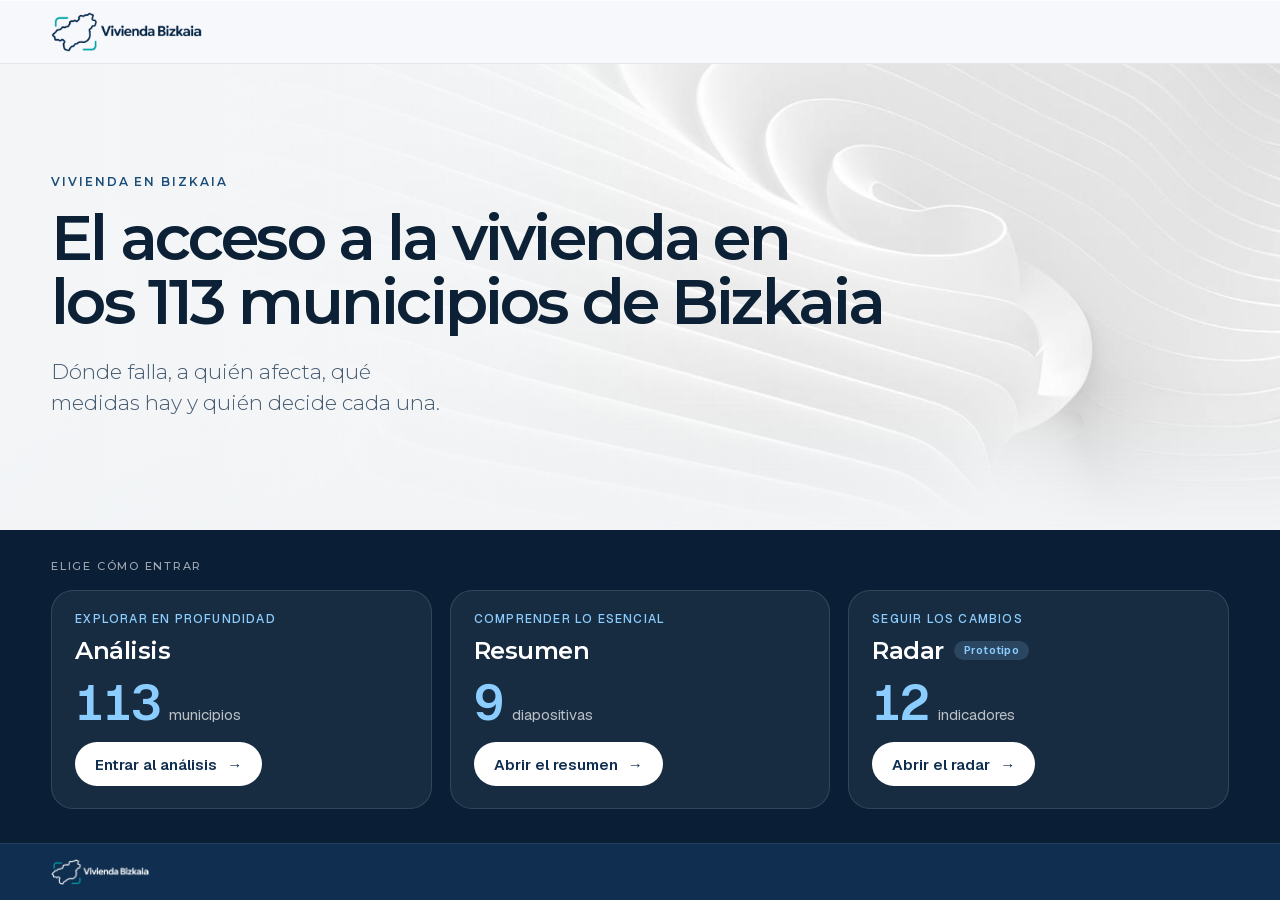
<file: index.html>
<!doctype html>
<html lang="es">
<head>
  <meta charset="utf-8">
  <meta name="viewport" content="width=device-width, initial-scale=1, viewport-fit=cover">
  <title>Vivienda en Bizkaia</title>
  <meta name="description" content="El acceso a la vivienda en los municipios de Bizkaia: análisis en profundidad, resumen visual y radar de indicadores. Con datos oficiales y su fuente.">
  <meta name="robots" content="noindex">
  <meta name="theme-color" content="#f2f4f6">
  <link rel="icon" href="shared/icons/favicon.svg" type="image/svg+xml">
  <link rel="apple-touch-icon" href="shared/icons/apple-touch-icon.png">
  <link rel="manifest" href="manifest.webmanifest">
  <meta property="og:type" content="website">
  <meta property="og:title" content="Vivienda en Bizkaia">
  <meta property="og:description" content="Análisis, resumen y radar sobre el acceso a la vivienda en los municipios de Bizkaia.">
  <meta property="og:locale" content="es_ES">
  <link rel="preload" href="shared/img/papel-fino.jpg" as="image" type="image/jpeg">
  <link rel="preload" href="shared/fonts/montserrat-latin-83a31c.woff2" as="font" type="font/woff2" crossorigin>
  <link rel="stylesheet" href="shared/fonts.css">
  <link rel="stylesheet" href="shared/marco.css">
  <link rel="stylesheet" href="shared/global.css">
  <link rel="stylesheet" href="shared/home.css">
  <script src="shared/marco.js" defer></script>
  <script src="shared/home.js" defer></script>
</head>
<body data-seccion="inicio" data-raiz="./" class="hf-pagina">
  <a class="saltar" href="#contenido">Saltar al contenido</a>

  <!-- Inicio: hero claro con forma de papel y banda azul noche con los tres productos. Referencia de composición: Fertility Evidence Explorer (Astara). Textos: los ya aprobados; cifras de las tarjetas: 113 municipios, 9 diapositivas, 12 indicadores. -->
  <main id="contenido" tabindex="-1" class="hf">
    <section class="hf-hero" aria-labelledby="hf-titulo">
      <div class="hf-in">
        <p class="hf-kicker">Vivienda en Bizkaia</p>
        <h1 id="hf-titulo">El acceso a la vivienda en los <span data-municipios>113</span> municipios de Bizkaia</h1>
        <p class="hf-lead">Dónde falla, a quién afecta, qué medidas hay y quién decide cada una.</p>
      </div>
    </section>

    <section class="hf-banda" aria-label="Elegir producto">
      <div class="hf-in">
        <p class="hf-banda-k">Elige cómo entrar</p>
        <div class="hf-rejilla">
          <article class="hf-card">
            <p class="hf-k">Explorar en profundidad</p>
            <h2>Análisis</h2>
            <p class="hf-cifra"><b data-municipios>113</b><span>municipios</span></p>
            <a class="hf-cta" href="analisis/">Entrar al análisis <span aria-hidden="true">→</span></a>
          </article>
          <article class="hf-card">
            <p class="hf-k">Comprender lo esencial</p>
            <h2>Resumen</h2>
            <p class="hf-cifra"><b>9</b><span>diapositivas</span></p>
            <a class="hf-cta" href="resumen/">Abrir el resumen <span aria-hidden="true">→</span></a>
          </article>
          <article class="hf-card">
            <p class="hf-k">Seguir los cambios</p>
            <h2>Radar <span class="hf-sello">Prototipo</span></h2>
            <p class="hf-cifra"><b>12</b><span>indicadores</span></p>
            <a class="hf-cta" href="radar/">Abrir el radar <span aria-hidden="true">→</span></a>
          </article>
        </div>
      </div>
    </section>
  </main>
  <noscript><p class="cont">Productos: <a href="analisis/">Análisis</a> · <a href="resumen/">Resumen</a> · <a href="radar/">Radar</a></p></noscript>
</body>
</html>
</file>
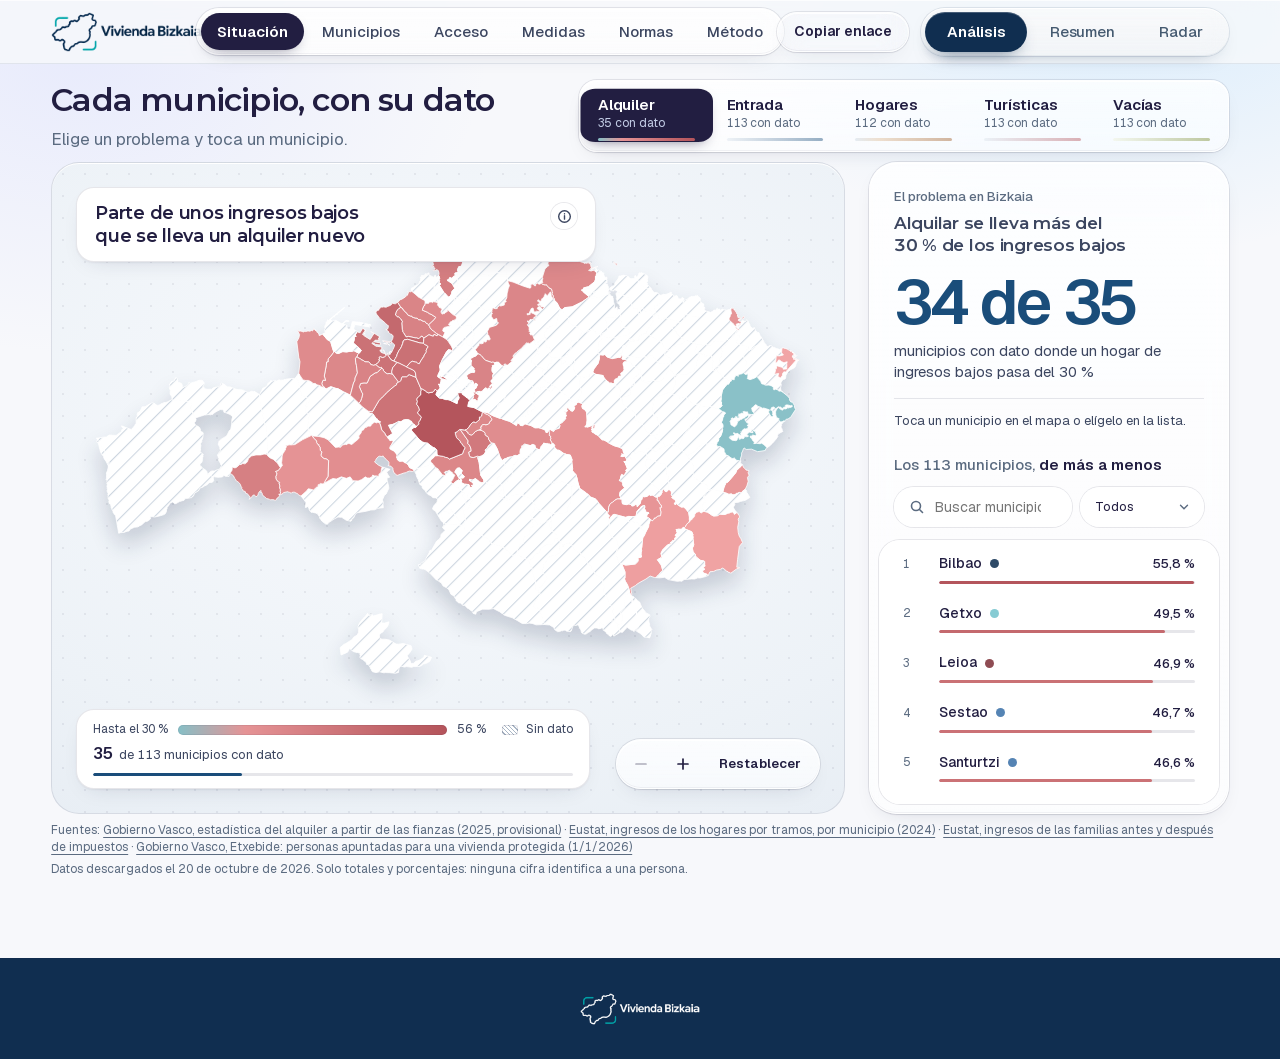
<file: analisis/index.html>
<!doctype html>
<html lang="es">
<head>
  <meta charset="utf-8">
  <meta name="viewport" content="width=device-width, initial-scale=1, viewport-fit=cover">
  <title>Vivienda en Bizkaia · Análisis</title>
  <meta name="robots" content="noindex">
  <meta name="description" content="Análisis y medidas de vivienda en Bizkaia: dónde falla el acceso, a quién afecta, qué medidas hay y quién decide cada una.">
  <meta name="theme-color" content="#f7f8fb">
  <link rel="icon" href="../shared/icons/favicon.svg" type="image/svg+xml">
  <link rel="apple-touch-icon" href="../shared/icons/apple-touch-icon.png">
  <link rel="manifest" href="../manifest.webmanifest">
  <!-- fuentes alojadas en el proyecto (antes se pedían a Google Fonts) -->
  <link rel="preload" href="../shared/fonts/geist-latin-edc7ad.woff2" as="font" type="font/woff2" crossorigin>
  <link rel="preload" href="../shared/fonts/montserrat-latin-83a31c.woff2" as="font" type="font/woff2" crossorigin>
  <link rel="stylesheet" href="../shared/fonts.css">
  <!-- sistema tipográfico único (typography.css), tokens y materiales del Design System (tokens.css), marco compartido (cabecera, menú, botones)
       y una hoja por vista: solo está activa la de la vista abierta -->
  <link rel="stylesheet" href="css/typography.css">
  <link rel="stylesheet" href="css/tokens.css">
  <link rel="stylesheet" href="css/marco.css">
  <link rel="stylesheet" href="css/lectura.css">
  <link rel="stylesheet" href="css/situacion.css" id="css-situacion">
  <link rel="stylesheet" href="css/medidas.css" id="css-medidas">
  <link rel="stylesheet" href="css/medidas-diseno.css" id="css-medidas-diseno">
  <link rel="stylesheet" href="css/municipios.css" id="css-municipios">
  <link rel="stylesheet" href="css/acceso.css" id="css-acceso">
  <link rel="stylesheet" href="css/normas.css" id="css-normas">
  <link rel="stylesheet" href="css/metodo.css" id="css-metodo">
  <link rel="stylesheet" href="css/inicio.css">
  <link rel="stylesheet" href="css/movimiento.css">
  <link rel="stylesheet" href="../shared/global.css">
  <link rel="stylesheet" href="css/producto.css">
  <link rel="stylesheet" href="css/movil.css">
  <link rel="stylesheet" href="css/spike-cifra-mapa.css">
  <link rel="stylesheet" href="css/impresion.css" media="print">
  <script src="js/pre-inicio.js"></script>
  <script type="module" src="js/app.js"></script>
  <script type="module" src="js/nav.js"></script>
  <script src="../shared/marco.js" defer></script>
</head>
<body data-seccion="analisis" data-raiz="../" data-marco="integrado">
  <a class="salto" href="#vista" id="salto">Saltar al contenido</a>

  <!-- Marco único: las seis pestañas (Situación, Municipios, Acceso, Medidas, Normas y Método) se abren aquí, con el mismo marco, el mismo almacén de datos y el mismo sistema de diseño. -->
  <header class="banda">
    <a class="marca" href="../" title="Ir al inicio de Vivienda en Bizkaia"><img src="img/logo-vivienda-bizkaia.png" alt="Vivienda Bizkaia" width="800" height="212"></a>
    <nav class="vistas vidrio" aria-label="Pestañas">
      <a href="#situacion" data-vista="situacion">Situación</a>
      <a href="#municipios" data-vista="municipios">Municipios</a>
      <a href="#acceso" data-vista="acceso">Acceso</a>
      <a href="#medidas" data-vista="medidas">Medidas</a>
      <a href="#normas" data-vista="normas">Normas</a>
      <a href="#metodo" data-vista="metodo">Método</a>
    </nav>
    <p class="vista-activa" id="vista-activa">Situación</p>
    <div class="banda-dcha">
      <ul class="otros-productos" aria-label="Secciones y acciones">
        <li class="li-copiar"><button type="button" class="btn vidrio" id="copiar-enlace" data-copiar-enlace title="Copia la dirección de esta consulta (vista, municipios, filtros y supuestos)" data-propuesta>Copiar enlace</button></li>
        <li class="li-prod"><div class="gsw-host" data-selector-secciones></div></li>
      </ul>
      <button type="button" class="menu-boton" id="menu-abrir" aria-haspopup="dialog" aria-controls="menu" aria-expanded="false">Menú</button>
    </div>
  </header>

  <dialog id="menu" class="menu" aria-label="Pestañas">
    <nav class="menu-lista" aria-label="Vistas">
      <a href="#situacion" data-vista="situacion">Situación</a>
      <a href="#municipios" data-vista="municipios">Municipios</a>
      <a href="#acceso" data-vista="acceso">Acceso</a>
      <a href="#medidas" data-vista="medidas">Medidas</a>
      <a href="#normas" data-vista="normas">Normas</a>
      <a href="#metodo" data-vista="metodo">Método</a>
    </nav>
    <section class="menu-otros" aria-labelledby="menu-otros-t">
      <h2 id="menu-otros-t">Compartir esta consulta</h2>
      <button type="button" class="btn vidrio menu-copiar" data-copiar-enlace data-propuesta>Copiar enlace</button>
    </section>
    <form method="dialog"><button class="btn cerrar">Cerrar <span aria-hidden="true">×</span></button></form>
  </dialog>

  <!-- La vista activa se monta aquí; solo hay una montada a la vez -->
  <main id="vista" tabindex="-1"></main>

  <div id="velo" aria-hidden="true"></div>  <!-- cubre el contenido durante el cambio de vista (css/movimiento.css) -->
  <div class="solo-lectores" role="status" aria-live="polite" data-anuncio></div>
</body>
</html>
</file>
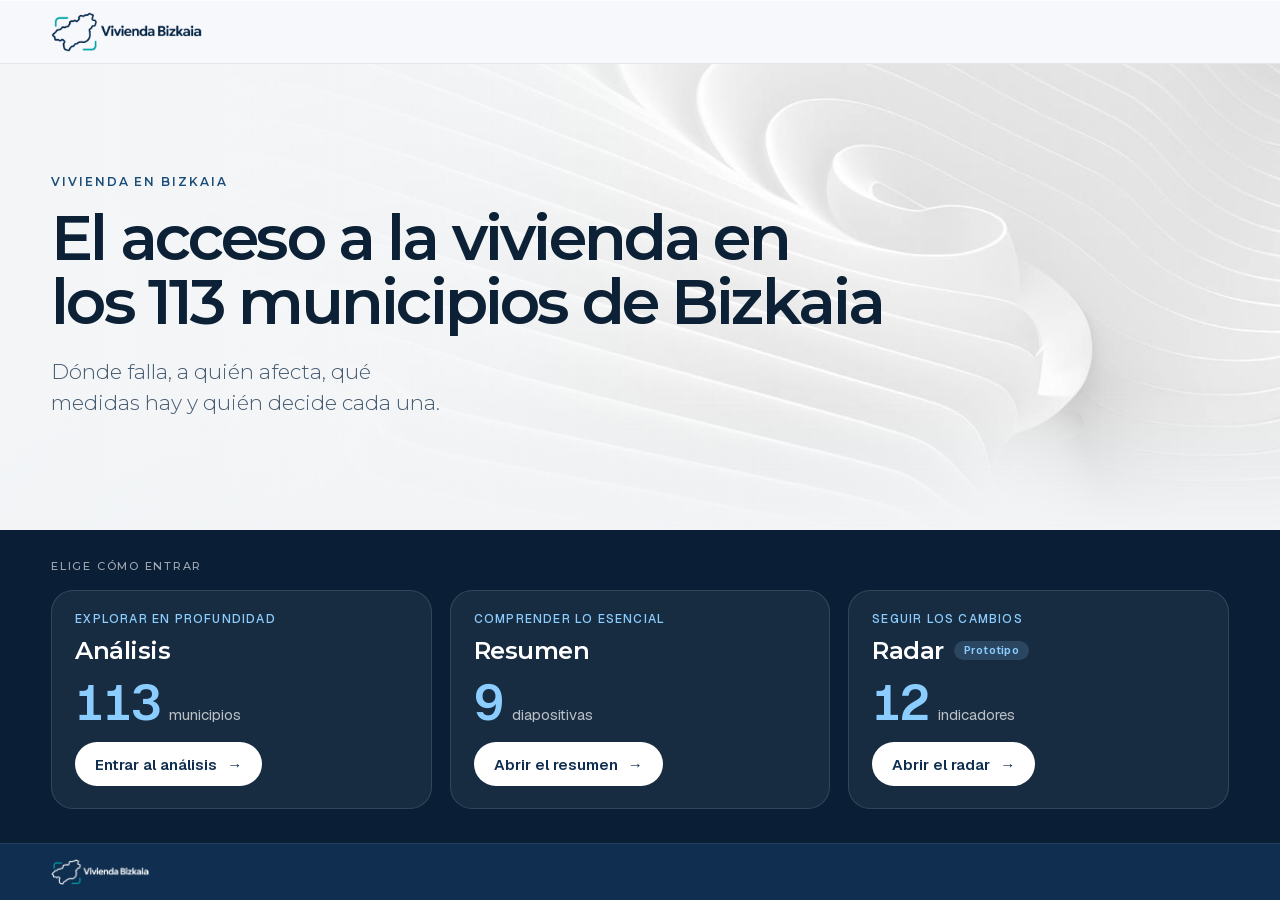
<file: prueba-home/index.html>
<!doctype html>
<html lang="es">
<head>
<meta charset="utf-8">
<title>Vivienda en Bizkaia</title>
<meta name="robots" content="noindex">
<meta http-equiv="refresh" content="0; url=../">
<link rel="canonical" href="../">
</head>
<body>
<p>Esta página de prueba se ha sustituido por la versión actual: <a href="../">Vivienda en Bizkaia</a>.</p>
</body>
</html>
</file>
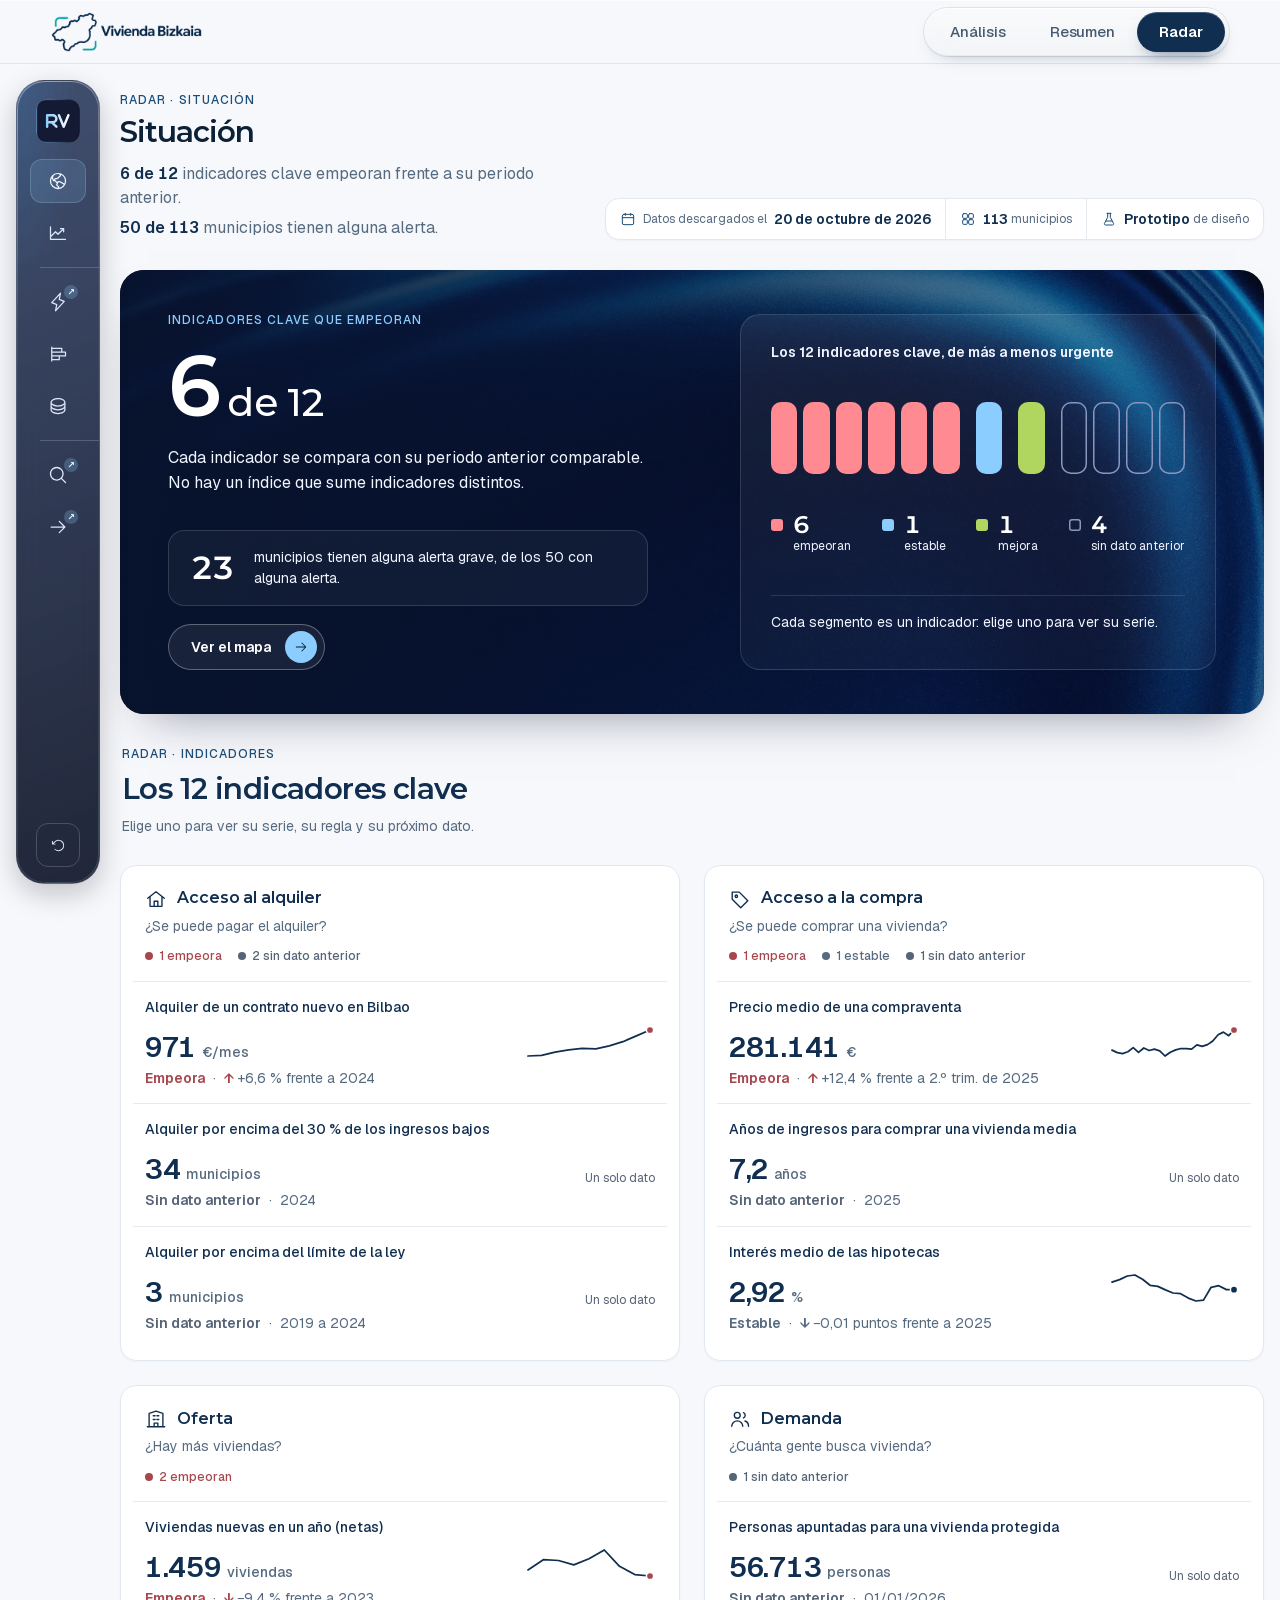
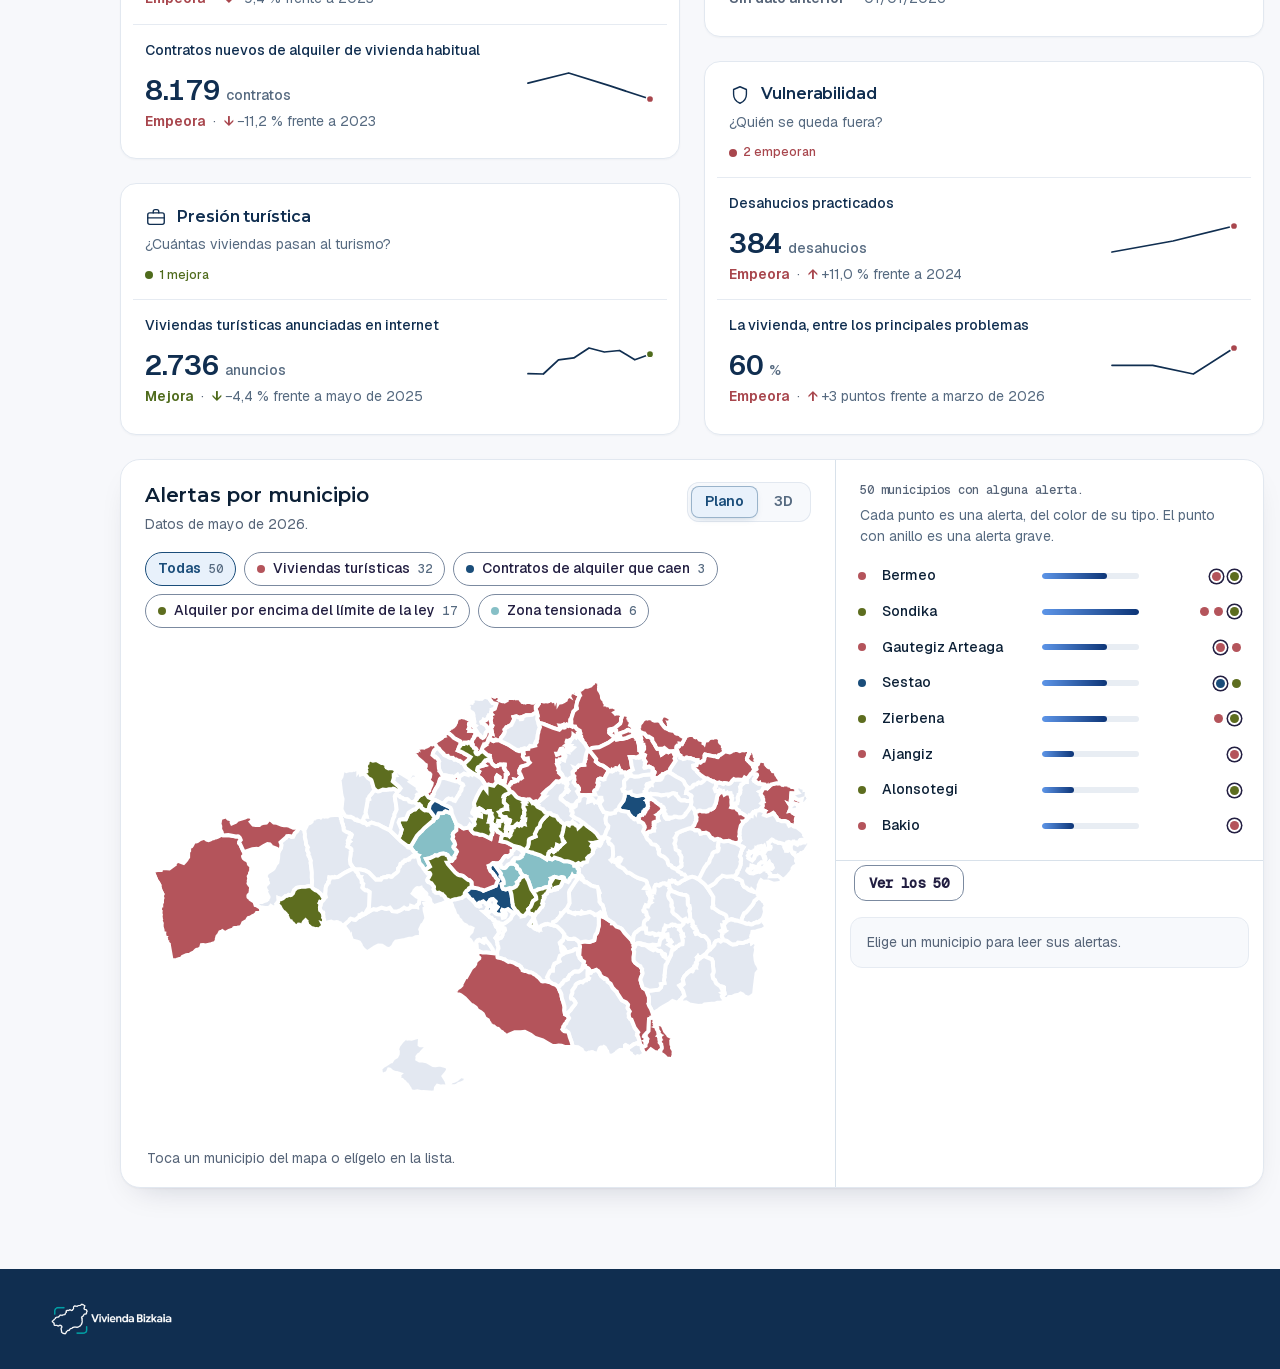
<file: radar/index.html>
<!doctype html>
<html lang="es">
<head>
  <meta charset="utf-8">
  <meta name="viewport" content="width=device-width, initial-scale=1, viewport-fit=cover">
  <title>Radar · Vivienda en Bizkaia</title>
  <meta name="description" content="Radar de vivienda en Bizkaia: indicadores clave y su estado, de más a menos urgente.">
  <meta name="theme-color" content="#f7f8fb">
  <link rel="icon" href="../shared/icons/favicon.svg" type="image/svg+xml">
  <link rel="apple-touch-icon" href="../shared/icons/apple-touch-icon.png">
  <link rel="manifest" href="../manifest.webmanifest">
  <meta name="robots" content="noindex">
  <link rel="preload" href="assets/fonts/geist-latin-edc7ad.woff2" as="font" type="font/woff2" crossorigin>
  <link rel="preload" href="assets/fonts/montserrat-latin-83a31c.woff2" as="font" type="font/woff2" crossorigin>
  <link rel="stylesheet" href="css/fonts.css">
  <link rel="stylesheet" href="css/pci.css">
  <link rel="stylesheet" href="css/radar.css">
  <link rel="stylesheet" href="../shared/marco.css">
  <link rel="stylesheet" href="../shared/global.css">
  <link rel="stylesheet" href="css/escenarios-datos.css">
  <link rel="stylesheet" href="css/integracion.css">
  <script src="../shared/marco.js" defer></script>
  <!-- en el proyecto unificado la intro no se reproduce sola (el botón del raíl la repite); esto decide antes de pintar para que no parpadee -->
  <script>try { sessionStorage.setItem("radar-intro", "1"); } catch (e) {} document.documentElement.classList.add("sin-intro");</script>
  <script type="module" src="js/app.js"></script>
  <noscript><style>.intro { display: none; } .app.pre .main { opacity: 1; transform: none; filter: none; } .app.pre .dock { opacity: 1; }</style></noscript>
</head>
<body data-seccion="radar" data-raiz="../" class="radar-integrado">
<svg width="0" height="0" style="position:absolute" aria-hidden="true">
  <!-- Iconos: Phosphor Icons (regular), licencia MIT; el mismo sprite que pci-dashboard -->
  <!-- Icons: Phosphor Icons (regular), MIT licence -->
  <symbol id="i-globe" viewBox="0 0 256 256"><path d="M128,24A104,104,0,1,0,232,128,104.11,104.11,0,0,0,128,24Zm88,104a87.62,87.62,0,0,1-6.4,32.94l-44.7-27.49a15.92,15.92,0,0,0-6.24-2.23l-22.82-3.08a16.11,16.11,0,0,0-16,7.86h-8.72l-3.8-7.86a15.91,15.91,0,0,0-11-8.67l-8-1.73L96.14,104h16.71a16.06,16.06,0,0,0,7.73-2l12.25-6.76a16.62,16.62,0,0,0,3-2.14l26.91-24.34A15.93,15.93,0,0,0,166,49.1l-.36-.65A88.11,88.11,0,0,1,216,128ZM143.31,41.34,152,56.9,125.09,81.24,112.85,88H96.14a16,16,0,0,0-13.88,8l-8.73,15.23L63.38,84.19,74.32,58.32a87.87,87.87,0,0,1,69-17ZM40,128a87.53,87.53,0,0,1,8.54-37.8l11.34,30.27a16,16,0,0,0,11.62,10l21.43,4.61L96.74,143a16.09,16.09,0,0,0,14.4,9h1.48l-7.23,16.23a16,16,0,0,0,2.86,17.37l.14.14L128,205.94l-1.94,10A88.11,88.11,0,0,1,40,128Zm102.58,86.78,1.13-5.81a16.09,16.09,0,0,0-4-13.9,1.85,1.85,0,0,1-.14-.14L120,174.74,133.7,144l22.82,3.08,45.72,28.12A88.18,88.18,0,0,1,142.58,214.78Z"/></symbol>
  <symbol id="i-squares" viewBox="0 0 256 256"><path d="M104,40H56A16,16,0,0,0,40,56v48a16,16,0,0,0,16,16h48a16,16,0,0,0,16-16V56A16,16,0,0,0,104,40Zm0,64H56V56h48v48Zm96-64H152a16,16,0,0,0-16,16v48a16,16,0,0,0,16,16h48a16,16,0,0,0,16-16V56A16,16,0,0,0,200,40Zm0,64H152V56h48v48Zm-96,32H56a16,16,0,0,0-16,16v48a16,16,0,0,0,16,16h48a16,16,0,0,0,16-16V152A16,16,0,0,0,104,136Zm0,64H56V152h48v48Zm96-64H152a16,16,0,0,0-16,16v48a16,16,0,0,0,16,16h48a16,16,0,0,0,16-16V152A16,16,0,0,0,200,136Zm0,64H152V152h48v48Z"/></symbol>
  <symbol id="i-lightning" viewBox="0 0 256 256"><path d="M215.79,118.17a8,8,0,0,0-5-5.66L153.18,90.9l14.66-73.33a8,8,0,0,0-13.69-7l-112,120a8,8,0,0,0,3,13l57.63,21.61L88.16,238.43a8,8,0,0,0,13.69,7l112-120A8,8,0,0,0,215.79,118.17ZM109.37,214l10.47-52.38a8,8,0,0,0-5-9.06L62,132.71l84.62-90.66L136.16,94.43a8,8,0,0,0,5,9.06l52.8,19.8Z"/></symbol>
  <symbol id="i-ladder" viewBox="0 0 256 256"><path d="M224,96H184V56a8,8,0,0,0-8-8H56V40a8,8,0,0,0-16,0V216a8,8,0,0,0,16,0v-8h88a8,8,0,0,0,8-8V160h72a8,8,0,0,0,8-8V104A8,8,0,0,0,224,96ZM168,64V96H56V64ZM136,192H56V160h80Zm80-48H56V112H216Z"/></symbol>
  <symbol id="i-wallet" viewBox="0 0 256 256"><path d="M216,64H56a8,8,0,0,1,0-16H192a8,8,0,0,0,0-16H56A24,24,0,0,0,32,56V184a24,24,0,0,0,24,24H216a16,16,0,0,0,16-16V80A16,16,0,0,0,216,64Zm0,128H56a8,8,0,0,1-8-8V78.63A23.84,23.84,0,0,0,56,80H216Zm-48-60a12,12,0,1,1,12,12A12,12,0,0,1,168,132Z"/></symbol>
  <symbol id="i-trend" viewBox="0 0 256 256"><path d="M232,208a8,8,0,0,1-8,8H32a8,8,0,0,1-8-8V48a8,8,0,0,1,16,0V156.69l50.34-50.35a8,8,0,0,1,11.32,0L128,132.69,180.69,80H160a8,8,0,0,1,0-16h40a8,8,0,0,1,8,8v40a8,8,0,0,1-16,0V91.31l-58.34,58.35a8,8,0,0,1-11.32,0L96,123.31l-56,56V200H224A8,8,0,0,1,232,208Z"/></symbol>
  <symbol id="i-database" viewBox="0 0 256 256"><path d="M128,24C74.17,24,32,48.6,32,80v96c0,31.4,42.17,56,96,56s96-24.6,96-56V80C224,48.6,181.83,24,128,24Zm80,104c0,9.62-7.88,19.43-21.61,26.92C170.93,163.35,150.19,168,128,168s-42.93-4.65-58.39-13.08C55.88,147.43,48,137.62,48,128V111.36c17.06,15,46.23,24.64,80,24.64s62.94-9.68,80-24.64ZM69.61,53.08C85.07,44.65,105.81,40,128,40s42.93,4.65,58.39,13.08C200.12,60.57,208,70.38,208,80s-7.88,19.43-21.61,26.92C170.93,115.35,150.19,120,128,120s-42.93-4.65-58.39-13.08C55.88,99.43,48,89.62,48,80S55.88,60.57,69.61,53.08ZM186.39,202.92C170.93,211.35,150.19,216,128,216s-42.93-4.65-58.39-13.08C55.88,195.43,48,185.62,48,176V159.36c17.06,15,46.23,24.64,80,24.64s62.94-9.68,80-24.64V176C208,185.62,200.12,195.43,186.39,202.92Z"/></symbol>
  <symbol id="i-search" viewBox="0 0 256 256"><path d="M229.66,218.34l-50.07-50.06a88.11,88.11,0,1,0-11.31,11.31l50.06,50.07a8,8,0,0,0,11.32-11.32ZM40,112a72,72,0,1,1,72,72A72.08,72.08,0,0,1,40,112Z"/></symbol>
  <symbol id="i-x" viewBox="0 0 256 256"><path d="M205.66,194.34a8,8,0,0,1-11.32,11.32L128,139.31,61.66,205.66a8,8,0,0,1-11.32-11.32L116.69,128,50.34,61.66A8,8,0,0,1,61.66,50.34L128,116.69l66.34-66.35a8,8,0,0,1,11.32,11.32L139.31,128Z"/></symbol>
  <symbol id="i-arrow" viewBox="0 0 256 256"><path d="M221.66,133.66l-72,72a8,8,0,0,1-11.32-11.32L196.69,136H40a8,8,0,0,1,0-16H196.69L138.34,61.66a8,8,0,0,1,11.32-11.32l72,72A8,8,0,0,1,221.66,133.66Z"/></symbol>
    <symbol id="i-play" viewBox="0 0 256 256"><path d="M240,128a15.74,15.74,0,0,1-7.6,13.51L88.32,229.65a16,16,0,0,1-16.2.3A15.86,15.86,0,0,1,64,216.13V39.87a15.86,15.86,0,0,1,8.12-13.82,16,16,0,0,1,16.2.3L232.4,114.49A15.74,15.74,0,0,1,240,128Z"/></symbol>
  <symbol id="i-pause" viewBox="0 0 256 256"><path d="M216,48V208a16,16,0,0,1-16,16H160a16,16,0,0,1-16-16V48a16,16,0,0,1,16-16h40A16,16,0,0,1,216,48ZM96,32H56A16,16,0,0,0,40,48V208a16,16,0,0,0,16,16H96a16,16,0,0,0,16-16V48A16,16,0,0,0,96,32Z"/></symbol>
  <symbol id="i-caret" viewBox="0 0 256 256"><path d="M181.66,133.66l-80,80a8,8,0,0,1-11.32-11.32L164.69,128,90.34,53.66a8,8,0,0,1,11.32-11.32l80,80A8,8,0,0,1,181.66,133.66Z"/></symbol>
  <symbol id="i-reset"viewBox="0 0 256 256"><path d="M224,128a96,96,0,0,1-94.71,96H128A95.38,95.38,0,0,1,62.1,197.8a8,8,0,0,1,11-11.63A80,80,0,1,0,71.43,71.39a3.07,3.07,0,0,1-.26.25L44.59,96H72a8,8,0,0,1,0,16H24a8,8,0,0,1-8-8V56a8,8,0,0,1,16,0V85.8L60.25,60A96,96,0,0,1,224,128Z"/></symbol>
  <!-- Iconos lineales de las dimensiones (trazo de 1,5 en una rejilla de 24; se pintan con stroke: currentColor desde .ik-ico) -->
  <symbol id="i-dim-alquiler" viewBox="0 0 24 24"><path d="M3 11.2 12 4l9 7.2M5.5 9.6V20h13V9.6M10 20v-5.5h4V20"/></symbol>
  <symbol id="i-dim-compra" viewBox="0 0 24 24"><path d="M3.5 12.2V4.5h7.7l9.3 9.3-7.7 7.7-9.3-9.3Z"/><circle cx="8" cy="9" r="1.3"/></symbol>
  <symbol id="i-dim-oferta" viewBox="0 0 24 24"><path d="M4.5 20.5V5.8L12 3.5l7.5 2.3v14.7M2.5 20.5h19M9 8.5h2M13 8.5h2M9 12.5h2M13 12.5h2M10 20.5v-4h4v4"/></symbol>
  <symbol id="i-dim-demanda" viewBox="0 0 24 24"><circle cx="9" cy="8" r="3.2"/><path d="M3 20c0-3.3 2.7-6 6-6s6 2.7 6 6M15.8 5.1a3.2 3.2 0 0 1 0 5.8M17.4 14.2c2.3.7 3.9 2.7 3.9 5.8"/></symbol>
  <symbol id="i-dim-turistica" viewBox="0 0 24 24"><rect x="3" y="7.5" width="18" height="12.5" rx="2.2"/><path d="M9 7.5V6a2 2 0 0 1 2-2h2a2 2 0 0 1 2 2v1.5M3 13h18"/></symbol>
  <symbol id="i-dim-vulnerabilidad" viewBox="0 0 24 24"><path d="M12 3 19 6v5.2c0 4.5-3 8.2-7 9.8-4-1.6-7-5.3-7-9.8V6l7-3Z"/></symbol>
  <symbol id="i-meta-fecha" viewBox="0 0 24 24"><rect x="3.5" y="5" width="17" height="15.5" rx="2.5"/><path d="M3.5 10h17M8 3.5v3M16 3.5v3"/></symbol>
  <symbol id="i-meta-municipios" viewBox="0 0 24 24"><rect x="4" y="4" width="7" height="7" rx="1.5"/><rect x="13" y="4" width="7" height="7" rx="1.5"/><rect x="4" y="13" width="7" height="7" rx="1.5"/><rect x="13" y="13" width="7" height="7" rx="1.5"/></symbol>
  <symbol id="i-meta-prototipo" viewBox="0 0 24 24"><path d="M9 3.5h6M10 3.5v6L5.2 18.6a1.6 1.6 0 0 0 1.4 2.4h10.8a1.6 1.6 0 0 0 1.4-2.4L14 9.5v-6M7.6 15h8.8"/></symbol>
  <symbol id="i-dim-otro" viewBox="0 0 24 24"><rect x="4" y="4" width="16" height="16" rx="3"/><path d="M8 12h8M12 8v8"/></symbol>
</svg>
<a class="salto" href="#hoja" data-saltar>Saltar al contenido</a>

<div class="intro" id="intro">
  <div class="beams-wrap" aria-hidden="true"><div class="beams"></div></div>
  <div class="intro-sign" role="img" aria-label="Radar de vivienda, Bizkaia">
    <div class="intro-logo"><div class="intro-mark"><img src="assets/radar-logo.svg" width="130" height="130" alt=""></div><span class="intro-sweep"></span><span class="intro-pulse"></span></div>
    <div class="intro-text">
      <div class="intro-sub">Radar de vivienda</div>
      <div class="intro-by"><span>Bizkaia · 113 municipios</span></div>
    </div>
  </div>
  <button class="intro-skip" type="button">Saltar la intro</button>
</div>

<div class="app pre">
  <div class="dock ink lg glass-rail">
    <a class="lockup" href="#situacion" title="Radar de vivienda Bizkaia: volver a Situación" aria-label="Radar de vivienda Bizkaia, volver a Situación">
      <svg viewBox="0 0 130.39 130.39" aria-hidden="true">
        <defs>
          <linearGradient id="lg-txt" x1="29" y1="63" x2="101" y2="63" gradientUnits="userSpaceOnUse"><stop offset="0" stop-color="#8bcdff"/><stop offset="1" stop-color="#fff"/></linearGradient>
          <linearGradient id="lg-edge" x1="1" y1="65" x2="129" y2="65" gradientUnits="userSpaceOnUse"><stop offset="0" stop-color="#8bcdff"/><stop offset="1" stop-color="#000"/></linearGradient>
        </defs>
        <rect x="1.94" y="1.95" width="126.5" height="126.5" rx="26" fill="#151a34"/>
        <rect x="1.94" y="1.95" width="126.5" height="126.5" rx="26" fill="none" stroke="url(#lg-edge)" stroke-width="1.5"/>
        <g fill="none" stroke="url(#lg-txt)" stroke-width="7.2" stroke-linejoin="round" stroke-linecap="round"><path d="M33 82V48h17a10.5 10.5 0 0 1 0 21H33M47 69l13.5 13"/><path d="M68 48l14 34 14-34"/></g>
      </svg>
      <div class="label"><b data-producto>Radar de vivienda</b><span data-territorio>Bizkaia</span></div>
    </a>

    <nav class="nav" id="nav" aria-label="Vistas">
      <span class="lens" aria-hidden="true"></span>
      <a href="#situacion" data-view="situacion" title="Situación"><svg class="ico"><use href="#i-globe"/></svg><span class="label">Situación</span></a>
      <a href="#indicadores" data-view="indicadores" title="Indicadores"><svg class="ico"><use href="#i-trend"/></svg><span class="label">Indicadores</span></a>
      <span class="sep-line" aria-hidden="true"></span>
      <a class="ext" href="../analisis/#medidas" title="Medidas, en el Análisis" data-nuevo><svg class="ico"><use href="#i-lightning"/></svg><span class="label">Medidas en marcha</span><span class="tag" aria-hidden="true">↗</span><span class="solo-lectores"> (abre el Radar publicado)</span></a>
      <a href="#escenarios" data-view="escenarios" title="Escenarios"><svg class="ico"><use href="#i-ladder"/></svg><span class="label">Escenarios</span><span class="tag" aria-hidden="true">↗</span><span class="solo-lectores"> (abre el Radar publicado)</span></a>
      <a href="#datos" data-view="datos" title="Datos"><svg class="ico"><use href="#i-database"/></svg><span class="label">Datos</span><span class="tag" aria-hidden="true">↗</span><span class="solo-lectores"> (abre el Radar publicado)</span></a>
      <span class="sep-line" aria-hidden="true"></span>
      <a class="ext" href="../analisis/#metodo" title="Método, en el Análisis" data-nuevo><svg class="ico"><use href="#i-search"/></svg><span class="label">Metodología</span><span class="tag" aria-hidden="true">↗</span><span class="solo-lectores"> (abre el Radar publicado)</span></a>
      <span data-enlaces class="enlaces"></span>
    </nav>

    <div class="dock-foot"><button class="replay" id="replay" type="button" title="Ver la intro otra vez" aria-label="Ver la intro otra vez"><svg class="ico"><use href="#i-reset"/></svg></button><span class="label dock-fecha" data-fecha></span></div>
  </div>

  <div class="main">
    <div class="bar lg glass-toolbar">
      <div class="filters" id="filters" role="group" aria-label="Filtros de la vista"></div>
    </div>

    <main id="hoja" class="hoja" tabindex="-1">
      <header class="head rise">
        <div>
          <p class="head-eyebrow" data-eyebrow hidden></p>
          <h1 id="titulo">Situación</h1>
          <p class="lede" data-sub></p>
        </div>
        <div class="scope" id="scope"></div>
      </header>

      <section class="view" id="view-situacion" aria-labelledby="titulo" hidden><div data-cuerpo></div></section>
      <section class="view" id="view-indicadores" aria-labelledby="titulo" hidden><div data-cuerpo></div></section>
      <section class="view" id="view-escenarios" aria-labelledby="titulo" hidden><div data-cuerpo></div></section>
      <section class="view" id="view-datos" aria-labelledby="titulo" hidden><div data-cuerpo></div></section>
      <noscript><p class="aviso">El radar necesita JavaScript para dibujar sus datos.</p></noscript>
    </main>

  </div>
</div>
<div class="solo-lectores" role="status" aria-live="polite" data-anuncio></div>
</body>
</html>
</file>
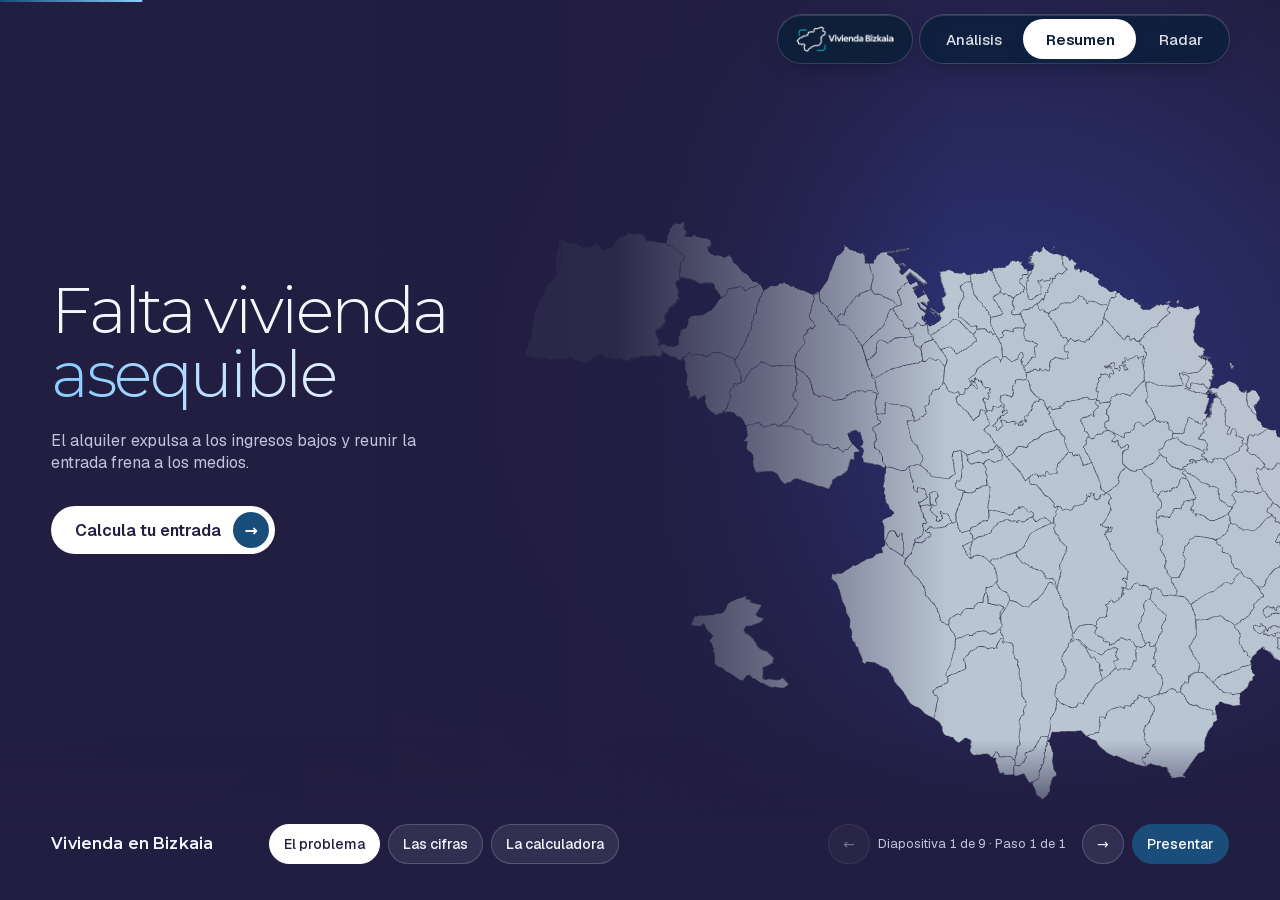
<file: resumen/index.html>
<!doctype html>
<html lang="es">
<head>
<meta charset="utf-8">
<meta name="viewport" content="width=device-width, initial-scale=1, viewport-fit=cover">
<title>Vivienda en Bizkaia · Resumen</title>
<meta name="robots" content="noindex">
<meta name="theme-color" content="#0a1f36">
<link rel="icon" href="../shared/icons/favicon.svg" type="image/svg+xml">
<link rel="apple-touch-icon" href="../shared/icons/apple-touch-icon.png">
<link rel="manifest" href="../manifest.webmanifest">
<meta name="description" content="Resumen del acceso a la vivienda en Bizkaia: qué pasa con el alquiler y la compra, en qué municipios, cuánta vivienda hace falta y qué se puede hacer.">
<link rel="stylesheet" href="../shared/fonts.css">
<link rel="stylesheet" href="css/typography.css">
<link rel="stylesheet" href="css/tokens.css">
<link rel="stylesheet" href="css/presentacion.css">
<link rel="stylesheet" href="../shared/marco.css">
<link rel="stylesheet" href="../shared/global.css">
<link rel="stylesheet" href="css/integracion.css">
<link rel="stylesheet" href="css/lectura-vertical.css">
<link rel="stylesheet" href="css/leer-escala.css">
<script src="../shared/marco.js" defer></script>
</head>
<body data-modo="leer" data-motion="restrained" data-seccion="resumen" data-raiz="../" data-marco="integrado" class="resumen-integrado">

<div class="barra-progreso" aria-hidden="true"><i></i></div>

<header class="cabecera">
  <p class="marca" data-marca>Vivienda en Bizkaia</p>
  <!-- Pastillas de sección (etiquetas de interfaz, propuesta): una por diapositiva -->
  <nav class="secciones" aria-label="Diapositivas" data-propuesta>
    <button type="button" class="boton texto" data-ir="1">El problema</button>
    <button type="button" class="boton texto" data-ir="2">Las cifras</button>
    <button type="button" class="boton texto" data-ir="3">La calculadora</button>
  </nav>
  <div class="controles" role="group" aria-label="Controles de la presentación">
    <button type="button" class="boton" data-accion="anterior" aria-label="Diapositiva anterior"><span aria-hidden="true">←</span></button>
    <p class="progreso" data-progreso>Diapositiva 1 de 3 · Paso 1 de 1</p>
    <button type="button" class="boton" data-accion="siguiente" aria-label="Diapositiva siguiente"><span aria-hidden="true">→</span></button>
    <button type="button" class="boton texto" data-accion="notas" aria-label="Notas del orador" aria-pressed="false">Notas</button>
    <button type="button" class="boton texto principal" data-accion="modo" aria-label="Cambiar al modo Presentar (pantalla completa)">Presentar</button>
  </div>
</header>

<!-- El mapa 3D es uno solo para toda la presentación: vive detrás de las diapositivas y no se recrea al navegar -->
<div class="fondo-mapa scene" id="fondo-mapa" aria-hidden="true"><div class="terr-map" id="mapa"></div></div>

<!-- Fondo claro: cubre el mapa en las diapositivas de tema claro (se enciende con body[data-tema="claro"]) -->
<div class="fondo-claro" aria-hidden="true"></div>

<!-- Selector común de producto (Análisis · Resumen · Radar): sustituye a los enlaces sueltos que llevaban a las webs publicadas por separado. Solo en Leer. -->
<div class="ecosistema" data-selector-secciones data-con-inicio></div>

<main id="escenario"></main>

<aside id="notas" class="vidrio-foco" hidden aria-label="Notas del orador" data-propuesta>
  <h2>Notas del orador</h2>
  <p class="aviso">Propuesta: texto nuevo, pendiente de aprobación del autor.</p>
  <div data-notas-texto><p>Sin notas todavía.</p></div>
</aside>

<p class="sr-only" role="status" data-anuncio></p>

<script src="original/vendor/gsap/gsap.min.js"></script>
<script type="module" src="js/app.js"></script>
</body>
</html>
</file>
<file: shared/fonts.css>
/* Fuentes alojadas en el repo (antes se pedían a Google Fonts). Solo los subconjuntos latin y latin-ext, que cubren español, euskera e inglés.
   Montserrat, Geist, Geist Mono y Manrope: SIL Open Font License 1.1 (ver assets/fonts/LICENCIAS.md). */
/* latin-ext */
@font-face {
  font-family: 'Geist';
  font-style: normal;
  font-weight: 400;
  font-display: swap;
  src: url(fonts/geist-latin-ext-e6da48.woff2) format('woff2');
  unicode-range: U+0100-02BA, U+02BD-02C5, U+02C7-02CC, U+02CE-02D7, U+02DD-02FF, U+0304, U+0308, U+0329, U+1D00-1DBF, U+1E00-1E9F, U+1EF2-1EFF, U+2020, U+20A0-20AB, U+20AD-20C4, U+2113, U+2C60-2C7F, U+A720-A7FF;
}
/* latin */
@font-face {
  font-family: 'Geist';
  font-style: normal;
  font-weight: 400;
  font-display: swap;
  src: url(fonts/geist-latin-edc7ad.woff2) format('woff2');
  unicode-range: U+0000-00FF, U+0131, U+0152-0153, U+02BB-02BC, U+02C6, U+02DA, U+02DC, U+0304, U+0308, U+0329, U+2000-206F, U+20AC, U+2122, U+2191, U+2193, U+2212, U+2215, U+FEFF, U+FFFD;
}
/* latin-ext */
@font-face {
  font-family: 'Geist';
  font-style: normal;
  font-weight: 500;
  font-display: swap;
  src: url(fonts/geist-latin-ext-e6da48.woff2) format('woff2');
  unicode-range: U+0100-02BA, U+02BD-02C5, U+02C7-02CC, U+02CE-02D7, U+02DD-02FF, U+0304, U+0308, U+0329, U+1D00-1DBF, U+1E00-1E9F, U+1EF2-1EFF, U+2020, U+20A0-20AB, U+20AD-20C4, U+2113, U+2C60-2C7F, U+A720-A7FF;
}
/* latin */
@font-face {
  font-family: 'Geist';
  font-style: normal;
  font-weight: 500;
  font-display: swap;
  src: url(fonts/geist-latin-edc7ad.woff2) format('woff2');
  unicode-range: U+0000-00FF, U+0131, U+0152-0153, U+02BB-02BC, U+02C6, U+02DA, U+02DC, U+0304, U+0308, U+0329, U+2000-206F, U+20AC, U+2122, U+2191, U+2193, U+2212, U+2215, U+FEFF, U+FFFD;
}
/* latin-ext */
@font-face {
  font-family: 'Geist';
  font-style: normal;
  font-weight: 600;
  font-display: swap;
  src: url(fonts/geist-latin-ext-e6da48.woff2) format('woff2');
  unicode-range: U+0100-02BA, U+02BD-02C5, U+02C7-02CC, U+02CE-02D7, U+02DD-02FF, U+0304, U+0308, U+0329, U+1D00-1DBF, U+1E00-1E9F, U+1EF2-1EFF, U+2020, U+20A0-20AB, U+20AD-20C4, U+2113, U+2C60-2C7F, U+A720-A7FF;
}
/* latin */
@font-face {
  font-family: 'Geist';
  font-style: normal;
  font-weight: 600;
  font-display: swap;
  src: url(fonts/geist-latin-edc7ad.woff2) format('woff2');
  unicode-range: U+0000-00FF, U+0131, U+0152-0153, U+02BB-02BC, U+02C6, U+02DA, U+02DC, U+0304, U+0308, U+0329, U+2000-206F, U+20AC, U+2122, U+2191, U+2193, U+2212, U+2215, U+FEFF, U+FFFD;
}
/* latin-ext */
@font-face {
  font-family: 'Geist Mono';
  font-style: normal;
  font-weight: 400;
  font-display: swap;
  src: url(fonts/geist-mono-latin-ext-afda9b.woff2) format('woff2');
  unicode-range: U+0100-02BA, U+02BD-02C5, U+02C7-02CC, U+02CE-02D7, U+02DD-02FF, U+0304, U+0308, U+0329, U+1D00-1DBF, U+1E00-1E9F, U+1EF2-1EFF, U+2020, U+20A0-20AB, U+20AD-20C4, U+2113, U+2C60-2C7F, U+A720-A7FF;
}
/* latin */
@font-face {
  font-family: 'Geist Mono';
  font-style: normal;
  font-weight: 400;
  font-display: swap;
  src: url(fonts/geist-mono-latin-01c0aa.woff2) format('woff2');
  unicode-range: U+0000-00FF, U+0131, U+0152-0153, U+02BB-02BC, U+02C6, U+02DA, U+02DC, U+0304, U+0308, U+0329, U+2000-206F, U+20AC, U+2122, U+2191, U+2193, U+2212, U+2215, U+FEFF, U+FFFD;
}
/* latin-ext */
@font-face {
  font-family: 'Geist Mono';
  font-style: normal;
  font-weight: 500;
  font-display: swap;
  src: url(fonts/geist-mono-latin-ext-afda9b.woff2) format('woff2');
  unicode-range: U+0100-02BA, U+02BD-02C5, U+02C7-02CC, U+02CE-02D7, U+02DD-02FF, U+0304, U+0308, U+0329, U+1D00-1DBF, U+1E00-1E9F, U+1EF2-1EFF, U+2020, U+20A0-20AB, U+20AD-20C4, U+2113, U+2C60-2C7F, U+A720-A7FF;
}
/* latin */
@font-face {
  font-family: 'Geist Mono';
  font-style: normal;
  font-weight: 500;
  font-display: swap;
  src: url(fonts/geist-mono-latin-01c0aa.woff2) format('woff2');
  unicode-range: U+0000-00FF, U+0131, U+0152-0153, U+02BB-02BC, U+02C6, U+02DA, U+02DC, U+0304, U+0308, U+0329, U+2000-206F, U+20AC, U+2122, U+2191, U+2193, U+2212, U+2215, U+FEFF, U+FFFD;
}
/* latin-ext */
@font-face {
  font-family: 'Manrope';
  font-style: normal;
  font-weight: 400;
  font-display: swap;
  src: url(fonts/manrope-latin-ext-a71980.woff2) format('woff2');
  unicode-range: U+0100-02BA, U+02BD-02C5, U+02C7-02CC, U+02CE-02D7, U+02DD-02FF, U+0304, U+0308, U+0329, U+1D00-1DBF, U+1E00-1E9F, U+1EF2-1EFF, U+2020, U+20A0-20AB, U+20AD-20C4, U+2113, U+2C60-2C7F, U+A720-A7FF;
}
/* latin */
@font-face {
  font-family: 'Manrope';
  font-style: normal;
  font-weight: 400;
  font-display: swap;
  src: url(fonts/manrope-latin-f2edea.woff2) format('woff2');
  unicode-range: U+0000-00FF, U+0131, U+0152-0153, U+02BB-02BC, U+02C6, U+02DA, U+02DC, U+0304, U+0308, U+0329, U+2000-206F, U+20AC, U+2122, U+2191, U+2193, U+2212, U+2215, U+FEFF, U+FFFD;
}
/* latin-ext */
@font-face {
  font-family: 'Manrope';
  font-style: normal;
  font-weight: 500;
  font-display: swap;
  src: url(fonts/manrope-latin-ext-a71980.woff2) format('woff2');
  unicode-range: U+0100-02BA, U+02BD-02C5, U+02C7-02CC, U+02CE-02D7, U+02DD-02FF, U+0304, U+0308, U+0329, U+1D00-1DBF, U+1E00-1E9F, U+1EF2-1EFF, U+2020, U+20A0-20AB, U+20AD-20C4, U+2113, U+2C60-2C7F, U+A720-A7FF;
}
/* latin */
@font-face {
  font-family: 'Manrope';
  font-style: normal;
  font-weight: 500;
  font-display: swap;
  src: url(fonts/manrope-latin-f2edea.woff2) format('woff2');
  unicode-range: U+0000-00FF, U+0131, U+0152-0153, U+02BB-02BC, U+02C6, U+02DA, U+02DC, U+0304, U+0308, U+0329, U+2000-206F, U+20AC, U+2122, U+2191, U+2193, U+2212, U+2215, U+FEFF, U+FFFD;
}
/* latin-ext */
@font-face {
  font-family: 'Montserrat';
  font-style: normal;
  font-weight: 500;
  font-display: swap;
  src: url(fonts/montserrat-latin-ext-a93986.woff2) format('woff2');
  unicode-range: U+0100-02BA, U+02BD-02C5, U+02C7-02CC, U+02CE-02D7, U+02DD-02FF, U+0304, U+0308, U+0329, U+1D00-1DBF, U+1E00-1E9F, U+1EF2-1EFF, U+2020, U+20A0-20AB, U+20AD-20C4, U+2113, U+2C60-2C7F, U+A720-A7FF;
}
/* latin */
@font-face {
  font-family: 'Montserrat';
  font-style: normal;
  font-weight: 500;
  font-display: swap;
  src: url(fonts/montserrat-latin-83a31c.woff2) format('woff2');
  unicode-range: U+0000-00FF, U+0131, U+0152-0153, U+02BB-02BC, U+02C6, U+02DA, U+02DC, U+0304, U+0308, U+0329, U+2000-206F, U+20AC, U+2122, U+2191, U+2193, U+2212, U+2215, U+FEFF, U+FFFD;
}
/* latin-ext */
@font-face {
  font-family: 'Montserrat';
  font-style: normal;
  font-weight: 600;
  font-display: swap;
  src: url(fonts/montserrat-latin-ext-a93986.woff2) format('woff2');
  unicode-range: U+0100-02BA, U+02BD-02C5, U+02C7-02CC, U+02CE-02D7, U+02DD-02FF, U+0304, U+0308, U+0329, U+1D00-1DBF, U+1E00-1E9F, U+1EF2-1EFF, U+2020, U+20A0-20AB, U+20AD-20C4, U+2113, U+2C60-2C7F, U+A720-A7FF;
}
/* latin */
@font-face {
  font-family: 'Montserrat';
  font-style: normal;
  font-weight: 600;
  font-display: swap;
  src: url(fonts/montserrat-latin-83a31c.woff2) format('woff2');
  unicode-range: U+0000-00FF, U+0131, U+0152-0153, U+02BB-02BC, U+02C6, U+02DA, U+02DC, U+0304, U+0308, U+0329, U+2000-206F, U+20AC, U+2122, U+2191, U+2193, U+2212, U+2215, U+FEFF, U+FFFD;
}
/* latin-ext */
@font-face {
  font-family: 'Montserrat';
  font-style: normal;
  font-weight: 700;
  font-display: swap;
  src: url(fonts/montserrat-latin-ext-a93986.woff2) format('woff2');
  unicode-range: U+0100-02BA, U+02BD-02C5, U+02C7-02CC, U+02CE-02D7, U+02DD-02FF, U+0304, U+0308, U+0329, U+1D00-1DBF, U+1E00-1E9F, U+1EF2-1EFF, U+2020, U+20A0-20AB, U+20AD-20C4, U+2113, U+2C60-2C7F, U+A720-A7FF;
}
/* latin */
@font-face {
  font-family: 'Montserrat';
  font-style: normal;
  font-weight: 700;
  font-display: swap;
  src: url(fonts/montserrat-latin-83a31c.woff2) format('woff2');
  unicode-range: U+0000-00FF, U+0131, U+0152-0153, U+02BB-02BC, U+02C6, U+02DA, U+02DC, U+0304, U+0308, U+0329, U+2000-206F, U+20AC, U+2122, U+2191, U+2193, U+2212, U+2215, U+FEFF, U+FFFD;
}
</file>
<file: shared/marco.css>
/* Base de las páginas del marco (home, Resumen y Radar). Los componentes globales (cabecera, cambiador y pie) están en global.css.
   Paleta de la marca aprobada: azul marino #102E50, azul de acento #1A4D7A y hielo #8BCDFF (la paleta azul de siempre). Montserrat en titulares; Geist en cuerpo, navegación y controles. */

:root {
  --navy: #102e50; --navy-900: #0a1f36; --hielo: #8bcdff; --azul: #1a4d7a; --azul-suave: #e6eef7;
  --ink: #0c2036; --ink-2: #455a70; --canvas: #f7f8fb; --paper: #ffffff; --line: #d8e1ea;
  --font: "Geist", -apple-system, BlinkMacSystemFont, "SF Pro Text", "Helvetica Neue", Arial, sans-serif;
  --font-display: "Montserrat", "Geist", -apple-system, BlinkMacSystemFont, sans-serif;
  --margen: clamp(16px, 4vw, 56px);
  color-scheme: light;
}

*, *::before, *::after { box-sizing: border-box; }
html { -webkit-text-size-adjust: 100%; text-size-adjust: 100%; scroll-behavior: smooth; }
body {
  margin: 0; min-height: 100vh; min-height: 100svh; display: flex; flex-direction: column;
  background: var(--canvas); color: var(--ink); font: 400 1rem/1.55 var(--font); -webkit-font-smoothing: antialiased;
  -webkit-tap-highlight-color: transparent;
}
a, button, summary { touch-action: manipulation; }
img { max-width: 100%; }
main { flex: 1 0 auto; }
:focus-visible { outline: 3px solid var(--azul); outline-offset: 3px; border-radius: 8px; }

.saltar { position: absolute; left: var(--margen); top: 8px; z-index: 100; padding: 10px 16px; border-radius: 10px; background: var(--navy); color: #fff; text-decoration: none; transform: translateY(-200%); }
.saltar:focus { transform: none; }
.cont { width: 100%; max-width: 1520px; margin-inline: auto; padding-inline: max(var(--margen), env(safe-area-inset-left, 0px)) max(var(--margen), env(safe-area-inset-right, 0px)); }

/* ---------- Pantallas «en construcción» (Resumen y Radar) ---------- */
.hero-simple { padding-block: clamp(40px, 7vw, 96px) 24px; }
.eyebrow { margin: 0 0 12px; color: var(--azul); font: 600 .8125rem/1.2 var(--font); letter-spacing: .1em; text-transform: uppercase; }
h1 { margin: 0 0 16px; max-width: 20ch; color: var(--navy); font: 700 clamp(2rem, 5.2vw, 3.5rem)/1.08 var(--font-display); letter-spacing: -.02em; }
.lead { margin: 0; max-width: 60ch; color: var(--ink-2); font-size: clamp(1.0625rem, 1.6vw, 1.25rem); }
.estado { display: inline-flex; align-items: center; gap: 8px; margin: 0 0 20px; padding: 6px 14px; border-radius: 999px; background: var(--azul-suave); color: var(--navy); font: 600 .875rem/1.2 var(--font); }
.estado::before { content: ""; width: 8px; height: 8px; border-radius: 50%; background: var(--azul); }
.panel { margin-top: 32px; padding: 24px; border: 1px solid var(--line); border-radius: 22px; background: var(--paper); }
.panel h2 { margin: 0 0 12px; color: var(--navy); font: 700 1.125rem/1.3 var(--font-display); }
.panel ul { margin: 0; padding-left: 1.2em; color: var(--ink-2); }
.panel li + li { margin-top: 6px; }
.panel a { color: var(--azul); font-weight: 600; text-underline-offset: 3px; }
.panel-nota { margin: 16px 0 0; }

@media (prefers-reduced-motion: reduce) { html { scroll-behavior: auto; } *, *::before, *::after { transition-duration: .01ms !important; animation-duration: .01ms !important; } }
@media (prefers-contrast: more) { :root { --ink-2: #1e3248; --line: #5b6f84; } .panel { border-color: var(--ink); } }
</file>
<file: shared/global.css>
/* Navegación global de «Vivienda en Bizkaia»: cabecera del marco, selector de producto (Análisis · Resumen · Radar) y pie.
   Se carga en TODAS las páginas (home, Análisis, Resumen y Radar). Las variables van acotadas a estos componentes (no a :root) para no pisar los
   tokens de cada subapp. Paleta: azul marino #102E50, azul de acento #1A4D7A y hielo #8BCDFF (la paleta azul de siempre).
   Escritorio: segmented control con acabado «liquid glass» moderado y un indicador que se desliza entre productos.
   Móvil (≤ 760 px): botón «producto ▾» que despliega un menú flotante. Reglas de plataforma: enlaces reales, 44 px táctiles, hover solo con
   puntero fino, safe areas, Aumentar contraste y Reducir movimiento. Sin lookbehind ni funciones que Safari < 16.4 no entienda. */

.gcab, .gsw, .pie {
  --v-navy: #102e50; --v-navy-900: #0a1f36; --v-hielo: #8bcdff; --v-azul: #1a4d7a;
  --v-canvas: #f7f8fb; --v-paper: #ffffff; --v-ink: #0c2036; --v-ink-2: #455a70; --v-line: #d8e1ea; --v-plata: #b9c8d8;
  --v-ease: cubic-bezier(.2, .8, .2, 1);
  --v-font: "Geist", -apple-system, BlinkMacSystemFont, "SF Pro Text", "Helvetica Neue", Arial, sans-serif;
  --v-font-display: "Montserrat", "Geist", -apple-system, BlinkMacSystemFont, sans-serif;
  font-family: var(--v-font);
}

/* Navegación entre productos sin «salto» blanco: la cabecera es la misma pieza en las cuatro páginas y se queda quieta mientras cambia el contenido
   (transición de documento a documento; los navegadores que no la soportan hacen la navegación normal). */
@media (prefers-reduced-motion: no-preference) { @view-transition { navigation: auto; } }
.gcab { view-transition-name: cabecera-global; }
::view-transition-old(cabecera-global), ::view-transition-new(cabecera-global) { animation: none; mix-blend-mode: normal; }
::view-transition-group(root) { animation-duration: .2s; }

/* ---------- Cabecera del marco (home, Resumen, Radar) ---------- */
.gcab {
  position: sticky; top: 0; z-index: 80; padding-top: env(safe-area-inset-top, 0px);
  background: rgba(247, 248, 251, .82); -webkit-backdrop-filter: saturate(1.5) blur(18px); backdrop-filter: saturate(1.5) blur(18px);
  border-bottom: 1px solid rgba(16, 46, 80, .09); box-shadow: 0 1px 0 rgba(255, 255, 255, .7) inset;
}
.gcab-in {
  display: flex; align-items: center; justify-content: space-between; gap: 12px; min-height: 63px; max-width: 1520px; margin-inline: auto;
  padding-inline: max(clamp(16px, 4vw, 56px), env(safe-area-inset-left, 0px)) max(clamp(16px, 4vw, 56px), env(safe-area-inset-right, 0px));
}
.gmarca { display: inline-flex; align-items: center; min-height: 44px; border-radius: 10px; }
.gmarca img { display: block; height: 40px; width: auto; max-width: none; }

/* ---------- Selector de producto: escritorio y tableta ---------- */
.gsw { display: inline-flex; align-items: center; }
.gsw-cap ul {
  position: relative; display: inline-flex; margin: 0; padding: 4px; list-style: none; border-radius: 999px;
  background: linear-gradient(180deg, rgba(255, 255, 255, .72), rgba(255, 255, 255, .4)), rgba(16, 46, 80, .05);
  box-shadow: inset 0 1px 0 rgba(255, 255, 255, .95), inset 0 -1px 0 rgba(16, 46, 80, .05), 0 0 0 1px rgba(16, 46, 80, .1), 0 8px 20px -14px rgba(16, 46, 80, .5);
  -webkit-backdrop-filter: blur(14px) saturate(1.5); backdrop-filter: blur(14px) saturate(1.5);
}
/* indicador deslizante: la posición la pone marco.js; entre páginas parte de la del producto anterior */
.gsw-thumb {
  position: absolute; z-index: 0; top: 4px; bottom: 4px; left: 0; width: 0; border-radius: 999px; background: var(--v-navy); opacity: 0; pointer-events: none;
  box-shadow: inset 0 1px 0 rgba(255, 255, 255, .22), 0 8px 18px -10px rgba(16, 46, 80, .8);
}
.gsw-thumb.listo { opacity: 1; }
.gsw-thumb.anima { transition: transform .34s var(--v-ease), width .34s var(--v-ease); }
.gsw-cap li { position: relative; z-index: 1; display: flex; }
.gsw-cap a {
  display: flex; align-items: center; justify-content: center; min-height: 40px; padding: 0 22px; border-radius: 999px;
  color: var(--v-ink-2); font: 500 .9375rem/1 var(--v-font); text-decoration: none; white-space: nowrap; letter-spacing: -.005em;
  transition: color .25s var(--v-ease), background-color .2s ease;
}
.gsw-cap a[aria-current="page"] { color: #fff; font-weight: 600; }
.gsw-cap.sin-thumb a[aria-current="page"] { background: var(--v-navy); }   /* sin JS: el producto activo se marca con su propio fondo */

/* ---------- Selector de producto: móvil ---------- */
.gsw-mov { display: none; position: relative; }
.gsw-btn {
  display: inline-flex; align-items: center; gap: 8px; min-height: 44px; padding: 0 14px 0 18px; border: 0; border-radius: 999px; cursor: pointer;
  background: var(--v-navy); color: #fff; font: 600 .9375rem/1 var(--v-font);
  box-shadow: inset 0 1px 0 rgba(255, 255, 255, .2), 0 8px 18px -10px rgba(16, 46, 80, .8);
}
.gsw-btn .chev { width: 18px; height: 18px; flex: none; fill: none; stroke: currentColor; stroke-width: 2; stroke-linecap: round; stroke-linejoin: round; transition: transform .25s var(--v-ease); }
.gsw-btn[aria-expanded="true"] .chev { transform: rotate(180deg); }
/* menú flotante: siempre en el DOM (sin hidden) para poder animarlo; cerrado es invisible y no se puede enfocar */
.gsw-panel {
  position: absolute; top: calc(100% + 8px); right: 0; z-index: 85; width: min(300px, calc(100vw - 24px)); padding: 8px;
  background: #fff; border-radius: 22px; transform-origin: top right;   /* sólido: es un panel de lectura, no un control (el cristal queda para la barra y el selector) */
  box-shadow: 0 0 0 1px rgba(16, 46, 80, .1), 0 30px 60px -26px rgba(16, 46, 80, .6), inset 0 1px 0 #fff;
  visibility: hidden; opacity: 0; transform: translateY(-6px) scale(.97);
  transition: opacity .18s ease, transform .22s var(--v-ease), visibility 0s linear .22s;
}
.gsw-panel.abierto { visibility: visible; opacity: 1; transform: none; transition: opacity .18s ease, transform .22s var(--v-ease), visibility 0s; }
.gsw-panel ul { display: grid; gap: 2px; margin: 0; padding: 0; list-style: none; }
.gsw-panel a { display: block; min-height: 52px; padding: 10px 14px; border-radius: 16px; color: var(--v-ink); text-decoration: none; }
.gsw-panel a b { display: flex; align-items: center; gap: 8px; font: 600 1rem/1.25 var(--v-font-display); }
.gsw-panel a span { display: block; color: var(--v-ink-2); font-size: .8125rem; line-height: 1.35; }
.gsw-panel a[aria-current="page"] { background: var(--v-navy); }
.gsw-panel a[aria-current="page"] b { color: #fff; }
.gsw-panel a[aria-current="page"] b::after { content: ""; width: 7px; height: 7px; border-radius: 50%; background: var(--v-hielo); }
.gsw-panel a[aria-current="page"] span { color: var(--v-plata); }

.gcab :focus-visible, .gsw :focus-visible { outline: 3px solid var(--v-azul); outline-offset: 3px; }
.gsw-btn:focus-visible, .gsw-panel a[aria-current="page"]:focus-visible { outline-color: var(--v-hielo); }
.gsw-cap a[aria-current="page"]:focus-visible { outline-color: var(--v-hielo); outline-offset: -3px; }

@media (hover: hover) and (pointer: fine) {
  .gsw-cap a:hover:not([aria-current="page"]) { background: rgba(16, 46, 80, .06); color: var(--v-navy); }
  .gsw-btn:hover { background: var(--v-navy-900); }
  .gsw-panel a:hover:not([aria-current="page"]) { background: rgba(16, 46, 80, .06); }
}
@media (pointer: coarse) { .gsw-cap a { min-height: 44px; } }

/* móvil: el selector es un botón «producto ▾» siempre visible; el logo pasa a isotipo cuando no cabe el rótulo */
@media (max-width: 760px) {
  .gsw-cap { display: none; }
  .gsw-mov { display: block; }
  .gmarca img { height: 34px; }                 /* rótulo completo también en móvil: 129 px de ancho */
  .gsw-host { min-width: 128px; }
}
@media (max-width: 379px) { .gmarca img { width: 42px; height: 34px; object-fit: cover; object-position: left center; } }   /* isotipo si no cabe el rótulo */

/* sin salto de diseño: hasta que el marco monta la cabecera se reserva su altura; el hueco del selector del Análisis también */
body:not([data-marco="integrado"]):not(.marco-listo) { padding-top: calc(64px + env(safe-area-inset-top, 0px)); }
.gsw-host { min-height: 48px; }
@media (min-width: 761px) { .gsw-host { min-width: 302px; } }
html { scroll-padding-top: 80px; }

/* ---------- Pie: sencillo, sin navegación entre productos (eso lo hace la cabecera) ---------- */
.pie { margin-top: 64px; padding: 28px 0 max(28px, env(safe-area-inset-bottom, 0px)); background: var(--v-navy); color: var(--v-plata); }
.pie-in { display: flex; flex-wrap: wrap; align-items: center; justify-content: space-between; gap: 12px 32px; max-width: 1520px; margin-inline: auto; padding-inline: max(clamp(16px, 4vw, 56px), env(safe-area-inset-left, 0px)) max(clamp(16px, 4vw, 56px), env(safe-area-inset-right, 0px)); }
.pie-marca { display: inline-flex; align-items: center; min-height: 44px; border-radius: 10px; }
.pie-marca img { display: block; height: 32px; width: auto; }
.pie-nota { margin: 0; max-width: 56ch; font-size: .875rem; line-height: 1.5; }
.pie :focus-visible { outline: 3px solid var(--v-hielo); outline-offset: 3px; }

/* ---------- Accesibilidad ---------- */
@media (prefers-reduced-motion: reduce) {
  .gsw-thumb.anima, .gsw-panel, .gsw-panel.abierto, .gsw-cap a, .gsw-btn .chev { transition-duration: .01ms !important; }
}
@media (prefers-reduced-transparency: reduce) {
  .gcab, .gsw-cap ul, .gsw-panel { -webkit-backdrop-filter: none; backdrop-filter: none; }
  .gsw-panel { background: #fff; }
}
@media (prefers-contrast: more) {
  .gcab { background: var(--v-canvas); -webkit-backdrop-filter: none; backdrop-filter: none; border-bottom-color: var(--v-ink); }
  .gsw-cap ul { background: #dbe3ec; -webkit-backdrop-filter: none; backdrop-filter: none; box-shadow: 0 0 0 1px var(--v-ink); }
  .gsw-cap a { color: var(--v-ink); }
  .gsw-cap a[aria-current="page"] { color: #fff; }
  .gsw-panel { background: #fff; -webkit-backdrop-filter: none; backdrop-filter: none; box-shadow: 0 0 0 1px var(--v-ink); }
}
@media print { .gcab, .pie { display: none; } }
</file>
<file: shared/home.css>
/* Inicio de «Vivienda en Bizkaia» · hero claro con forma de papel + banda azul noche con las tres entradas.
   Misma paleta del proyecto (marino #102E50 / #0A1F36, azul #1A4D7A, hielo #8BCDFF, tinta #0C2036). Solo cambia la composición.
   Pantalla única en escritorio. Móvil y tableta: reglas básicas, sin verificar. */

/* Montserrat ligera para el contraste de pesos (el mismo archivo variable que ya se carga) */
@font-face { font-family: 'Montserrat'; font-style: normal; font-weight: 300; font-display: swap; src: url(fonts/montserrat-latin-83a31c.woff2) format('woff2');
  unicode-range: U+0000-00FF, U+0131, U+0152-0153, U+02BB-02BC, U+02C6, U+02DA, U+02DC, U+0304, U+0308, U+0329, U+2000-206F, U+20AC, U+2122, U+2191, U+2193, U+2212, U+2215, U+FEFF, U+FFFD; }

.hf-pagina { --hf-ink: #0c2036; --hf-ink-2: #455a70; --hf-fondo: #f2f4f6; }
.hf { display: flex; flex-direction: column; min-height: 0; }
.hf-in { width: 100%; max-width: 1520px; margin-inline: auto; padding-inline: max(var(--margen, 24px), env(safe-area-inset-left, 0px)); }

/* ---------- hero claro ---------- */
.hf-hero { position: relative; isolation: isolate; flex: 1 1 auto; display: flex; align-items: center; min-height: 340px; padding-block: clamp(24px, 5svh, 56px); background: var(--hf-fondo); overflow: hidden; }
.hf-hero::before { content: ""; position: absolute; inset: 0; z-index: -1;
  background: linear-gradient(90deg, rgba(242, 244, 246, .94) 0%, rgba(242, 244, 246, .6) 34%, rgba(242, 244, 246, 0) 60%),
              linear-gradient(180deg, rgba(242, 244, 246, 0) 70%, var(--hf-fondo) 100%),
              url(img/papel-fino.jpg) 70% center / cover no-repeat; }
.hf-kicker { margin: 0 0 clamp(10px, 2svh, 18px); color: var(--azul, #1a4d7a); font: 600 .75rem/1 var(--font-display, "Montserrat", sans-serif); letter-spacing: .16em; text-transform: uppercase; }
.hf-hero h1 { margin: 0; max-width: 15em; color: var(--hf-ink); font: 600 clamp(2.25rem, min(4.9vw, 8.4svh), 4.5rem)/1.02 var(--font-display, "Montserrat", sans-serif); letter-spacing: -.045em; text-wrap: balance; }
.hf-lead { margin: clamp(14px, 2.6svh, 26px) 0 0; max-width: 34em; color: var(--hf-ink-2); font: 300 clamp(1.0625rem, 1.9svh + .3vw, 1.5rem)/1.45 var(--font-display, "Montserrat", sans-serif); text-wrap: balance; }

/* ---------- banda azul noche ---------- */
.hf-banda { flex: none; padding-block: clamp(20px, 3.4svh, 36px) clamp(22px, 3.8svh, 40px); background: var(--navy-900, #0a1f36); color: #fff; }
.hf-banda-k { margin: 0 0 clamp(12px, 2svh, 20px); color: rgba(255, 255, 255, .62); font: 500 .6875rem/1 var(--font-display, "Montserrat", sans-serif); letter-spacing: .16em; text-transform: uppercase; }
.hf-rejilla { display: grid; grid-template-columns: repeat(3, minmax(0, 1fr)); gap: clamp(12px, 1.4vw, 20px); }
.hf-card { position: relative; display: flex; flex-direction: column; gap: 4px; padding: clamp(16px, 2.4svh, 24px) clamp(18px, 1.8vw, 26px); border-radius: 22px;
  background: rgba(255, 255, 255, .06); border: 1px solid rgba(255, 255, 255, .12); transition: background .2s ease, transform .2s ease, border-color .2s ease; }
.hf-k { margin: 0; color: var(--hielo, #8bcdff); font: 500 .75rem/1.2 var(--font, "Geist", sans-serif); letter-spacing: .1em; text-transform: uppercase; }
.hf-card h2 { margin: 6px 0 0; display: flex; align-items: center; gap: 10px; color: #fff; font: 600 clamp(1.375rem, 2svh + .5vw, 1.75rem)/1.1 var(--font-display, "Montserrat", sans-serif); letter-spacing: -.02em; }
.hf-sello { padding: 4px 10px; border-radius: 999px; background: rgba(139, 205, 255, .16); color: var(--hielo, #8bcdff); font: 600 .6875rem/1 var(--font, "Geist", sans-serif); letter-spacing: .02em; }
.hf-cifra { margin: clamp(6px, 1.2svh, 12px) 0 0; display: flex; align-items: baseline; gap: 10px; }
.hf-cifra b { color: var(--hielo, #8bcdff); font: 600 clamp(2.25rem, 4.6svh + .6vw, 3.5rem)/1 var(--font, "Geist", sans-serif); letter-spacing: -.04em; font-variant-numeric: tabular-nums lining-nums; }
.hf-cifra span { color: rgba(255, 255, 255, .7); font: 400 .9375rem/1.2 var(--font, "Geist", sans-serif); }
.hf-cta { display: inline-flex; align-items: center; gap: 10px; align-self: flex-start; min-height: 44px; margin-top: clamp(6px, 1.2svh, 12px); padding: 0 20px; border-radius: 999px;
  background: #fff; color: var(--navy, #102e50); font: 600 .9375rem/1 var(--font, "Geist", sans-serif); text-decoration: none; transition: background .2s ease, color .2s ease; }
/* toda la tarjeta es clicable; el foco se dibuja alrededor de la tarjeta */
.hf-cta::after { content: ""; position: absolute; inset: 0; border-radius: 22px; }
.hf-cta:focus-visible { outline: none; }
.hf-cta:focus-visible::after { outline: 3px solid var(--hielo, #8bcdff); outline-offset: 2px; }
.hf-card:active { transform: scale(.995); }

@media (hover: hover) and (pointer: fine) {
  .hf-card:hover { background: rgba(255, 255, 255, .1); border-color: rgba(139, 205, 255, .4); transform: translateY(-3px); }
  .hf-card:hover .hf-cta { background: var(--hielo, #8bcdff); color: var(--navy-900, #0a1f36); }
}

/* el pie continúa la banda: sin salto de color */
.hf-pagina .pie { margin-top: 0; padding: 10px 0 max(10px, env(safe-area-inset-bottom, 0px)); border-top: 1px solid rgba(255, 255, 255, .08); }
.hf-pagina .pie-marca img { height: 26px; }
.hf-pagina .pie-marca { min-height: 36px; }
@media (max-height: 760px) and (min-width: 761px) { .hf-hero { min-height: 260px; } }

/* tableta y móvil: reglas básicas (sin verificar) */
@media (max-width: 1023px) { .hf-hero h1 { font-size: clamp(2rem, 6vw, 3.25rem); } }
@media (max-width: 760px) {
  .hf-hero { min-height: 0; padding-block: 28px 20px; }
  .hf-hero::before { background: linear-gradient(180deg, rgba(242, 244, 246, .7) 0%, rgba(242, 244, 246, .35) 100%), url(img/papel-fino.jpg) 70% center / cover no-repeat; }
  .hf-rejilla { grid-template-columns: 1fr; gap: 10px; }
  .hf-card { flex-direction: row; flex-wrap: wrap; align-items: center; column-gap: 14px; padding: 14px 16px; border-radius: 18px; }
  .hf-card .hf-k { flex: 1 1 100%; }
  .hf-card h2 { margin: 2px 0 0; }
  .hf-cifra { margin: 0 0 0 auto; }
  .hf-cifra b { font-size: 1.75rem; }
  .hf-cifra span { display: none; }
  .hf-cta { margin: 0; flex: 1 1 100%; min-height: 44px; padding: 0; background: none; color: var(--hielo, #8bcdff); }
  .hf-cta::after { border-radius: 18px; }
}
@media (prefers-reduced-motion: reduce) { .hf-card { transition: none; } }
@media (prefers-contrast: more) { .hf-card { background: rgba(255, 255, 255, .14); border-color: rgba(255, 255, 255, .6); } }

/* móvil: el logotipo del pie es un enlace; 44 px de altura pulsable */
@media (max-width: 760px) { .hf-pagina .pie-marca { min-height: 44px; } }

/* DEC · legibilidad en móvil (heurística): ningún texto por debajo de 12 px */
@media (max-width: 760px) { .hf-banda-k, .hf-sello { font-size: .75rem; } }
</file>
<file: analisis/css/typography.css>
/* BIZKAIA · Sistema tipografico compartido v1.0 | Sprints 02 y 03
   Titulares: Montserrat. UI, texto y TODOS los numeros: Geist.
   Geist Mono se reserva exclusivamente para codigo tecnico (code/pre/kbd/samp).
   No cambia datos, unidades, formulas ni escalas cartograficas. */
:root {
  --font-heading: "Montserrat", "Segoe UI", system-ui, sans-serif;
  --font-body: "Geist", "Segoe UI", system-ui, sans-serif;
  --font-number: var(--font-body);
  --font-code: "Geist Mono", ui-monospace, "Cascadia Mono", Consolas, monospace;
  /* Compatibilidad con las hojas de estilo existentes */
  --f-display: var(--font-heading);
  --f-ui: var(--font-body);
  --f-data: var(--font-number);
  --f-code: var(--font-code);
}
body, button, input, select, textarea, table, svg text {
  font-variant-numeric: lining-nums tabular-nums;
}
svg text { font-family: var(--font-body); }
code, pre, kbd, samp { font-family: var(--font-code); }

/* Norma de cifras en TODA la interfaz. La regla de arriba solo alcanzaba a los elementos sin atajo `font:`; el atajo reinicia
   font-variant-numeric, así que cifras grandes, ranking y contadores quedaban sin cifras tabulares. !important para que gane
   al atajo en cualquier hoja de vista. No cambia ningún número, unidad ni formato: solo el diseño de los dígitos de Geist. */
*, *::before, *::after { font-variant-numeric: lining-nums tabular-nums !important; }
</file>
<file: analisis/css/tokens.css>
/* VIVIENDA EN BIZKAIA · Design System · tokens de interfaz (Astara Intelligence × Liquid Glass)
   ÚNICA fuente de verdad de: colores de interfaz, espaciado, radios, elevaciones, movimiento y materiales.
   Las familias tipográficas están en typography.css. Las rampas de datos (indicadores, líneas de medidas) NO están aquí:
   son semánticas y viven en el código de cada vista; ninguna capa de interfaz puede alterarlas.

   CAPAS DE MATERIAL
   L0 · Contenido: opaco. Mapa, leyenda, ranking, cifras, tablas, matrices, textos largos. Nunca lleva desenfoque.
   L1 · Vidrio funcional: navegación global, selector de problema, controles, panel contextual breve. Translúcido y contenido.
   L2 · Vidrio de foco: popover o panel temporal activo. Como máximo uno a la vez.
   Interpretación de la filosofía Liquid Glass (materiales, jerarquía, claridad), no una copia de la interfaz de Apple.

   DEGRADACIÓN: si el navegador no soporta backdrop-filter, o la persona pide menos transparencia o más contraste,
   los materiales pasan a superficies sólidas (más abajo). Si el contraste falla, se sube la opacidad antes que el desenfoque. */
:root {
  color-scheme: light;

  /* ---------- color de interfaz ---------- */
  --bg: #f7f8fb;
  --surface: #ffffff;
  --panel: #edf1f6;
  --ink: #221e41;
  --ink-2: #3c4660;
  --muted: #5b6b80;
  --line: rgba(34, 30, 65, .11);
  --line-2: rgba(34, 30, 65, .22);
  --accent: #1a4d7a;
  --accent-soft: #e6eef7;
  --ice: #8bcdff;
  --noche: #221e41;

  /* ---------- colores de datos de las vistas de consulta (semánticos; los mismos tonos que el mapa de Acceso y las fichas) ---------- */
  --dato-a: #1a4d7a;        /* municipio A, «decide», «cabe»: azul */
  --dato-b: #b4545b;        /* municipio B, problema, «no cabe»: rosa fuerte */
  --dato-b-suave: #f4a6a6;  /* «solo una de las dos», fondo de rejilla «larga» */
  --dato-b-fondo: #fbe9ea;
  --dato-a-fondo: #e6eef7;

  /* ---------- espaciado, medidas de marco ---------- */
  --s1: 4px; --s2: 8px; --s3: 12px; --s4: 16px; --s5: 24px; --s6: 32px; --s7: 48px; --s8: 64px; --s9: 96px;
  --margen: clamp(16px, 4vw, 56px);
  --banda: 64px;

  /* ---------- radios ---------- */
  --r-pildora: 999px;   /* controles, segmentos, botones */
  --r-panel: 28px;      /* escenarios y paneles grandes */
  --r-tarjeta: 18px;    /* tarjetas de cifra, barras */
  --r-chip: 12px;       /* celdas pequeñas */

  /* ---------- movimiento ---------- */
  --ease: cubic-bezier(.16, 1, .3, 1);
  --dur-control: 180ms; /* controles: 160–240 ms */
  --dur-panel: 260ms;   /* paneles: 220–320 ms */

  /* Movimiento (sistema Astara DCI §9): desacelerar hasta su sitio, sin rebote; las salidas son más rápidas.
     150 ms feedback · 240 ms estado · 420 ms capa o vista · 700 ms solo el momento firma (intensidad «expressive»).
     Intensidad por producto en <body data-motion="still | restrained | expressive"> (?mov=quieto|sobrio|expresivo). Solo transform y opacity. */
  --ease-out: cubic-bezier(.16, 1, .3, 1);
  --ease-inout: cubic-bezier(.65, 0, .35, 1);
  --t-fast: 150ms;
  --t-base: 240ms;
  --t-layout: 420ms;
  --t-focal: 420ms;
  --rise-y: 4px;

  /* ---------- elevación ---------- */
  --sombra-flotante: 0 1px 0 rgba(255, 255, 255, .7) inset, 0 10px 30px -12px rgba(26, 36, 70, .28);
  --elev-1: 0 1px 2px rgba(26, 36, 70, .06), 0 8px 24px -14px rgba(26, 36, 70, .22);
  --elev-2: 0 2px 4px rgba(26, 36, 70, .06), 0 22px 48px -20px rgba(26, 36, 70, .38);

  /* ---------- material L0 · contenido opaco ---------- */
  --opaco-fondo: var(--surface);
  --opaco-borde: var(--line);

  /* ---------- material L1 · vidrio funcional ---------- */
  --vidrio-fondo: rgba(255, 255, 255, .58);
  --vidrio-reflejo: linear-gradient(180deg, rgba(255, 255, 255, .55) 0%, rgba(255, 255, 255, .12) 100%);
  --vidrio-borde: rgba(255, 255, 255, .75);              /* borde óptico claro, hacia dentro */
  --vidrio-contorno: rgba(34, 30, 65, .10);               /* contorno fino exterior para separarlo del fondo */
  --vidrio-sombra: inset 0 1px 0 rgba(255, 255, 255, .9), inset 0 -1px 0 rgba(34, 30, 65, .05), 0 0 0 1px var(--vidrio-contorno), var(--elev-1);
  --vidrio-filtro: blur(14px) saturate(150%);   /* más ligero que 20 px / 170 %: el vidrio es el coste de pintado más alto de la interfaz */

  /* barra global (cabecera): más translúcida y sin sombra propia, solo línea inferior */
  --vidrio-barra-fondo: rgba(247, 248, 251, .66);
  --vidrio-barra-linea: rgba(34, 30, 65, .09);

  /* ---------- material L2 · vidrio de foco (uso excepcional) ---------- */
  --vidrio-foco-fondo: rgba(255, 255, 255, .8);
  --vidrio-foco-filtro: blur(28px) saturate(180%);
  --vidrio-foco-sombra: inset 0 1px 0 rgba(255, 255, 255, .95), 0 0 0 1px var(--vidrio-contorno), var(--elev-2);

  /* ---------- fondo ambiental (da al vidrio algo que refractar; discreto) ---------- */
  --ambiente:
    radial-gradient(52% 46% at 88% -8%, rgba(139, 205, 255, .34) 0%, rgba(139, 205, 255, 0) 70%),
    radial-gradient(46% 42% at 6% 4%, rgba(188, 196, 255, .26) 0%, rgba(188, 196, 255, 0) 70%);
}

body[data-motion="expressive"] { --t-focal: 700ms; }   /* el momento firma de cada vista */

/* ---------- Materiales (una sola definición; las vistas solo añaden la clase) ---------- */
.vidrio {
  background: var(--vidrio-reflejo), var(--vidrio-fondo);
  border: 1px solid var(--vidrio-borde);
  box-shadow: var(--vidrio-sombra);
  -webkit-backdrop-filter: var(--vidrio-filtro);
  backdrop-filter: var(--vidrio-filtro);
}
.vidrio-foco {
  background: var(--vidrio-foco-fondo);
  border: 1px solid var(--vidrio-borde);
  box-shadow: var(--vidrio-foco-sombra);
  -webkit-backdrop-filter: var(--vidrio-foco-filtro);
  backdrop-filter: var(--vidrio-foco-filtro);
}
.opaco {
  background: var(--opaco-fondo);
  border: 1px solid var(--opaco-borde);
}

/* ---------- Degradación a superficies sólidas ---------- */
@supports not ((backdrop-filter: blur(1px)) or (-webkit-backdrop-filter: blur(1px))) {
  :root {
    --vidrio-fondo: #f3f6fa; --vidrio-reflejo: none; --vidrio-filtro: none;
    --vidrio-barra-fondo: var(--bg);
    --vidrio-foco-fondo: #ffffff; --vidrio-foco-filtro: none;
  }
}
@media (prefers-reduced-transparency: reduce) {
  :root {
    --vidrio-fondo: #f3f6fa; --vidrio-reflejo: none; --vidrio-filtro: none;
    --vidrio-barra-fondo: var(--bg);
    --vidrio-foco-fondo: #ffffff; --vidrio-foco-filtro: none;
    --ambiente: none;
  }
}
@media (prefers-contrast: more) {
  :root {
    --vidrio-fondo: #ffffff; --vidrio-reflejo: none; --vidrio-filtro: none;
    --vidrio-borde: rgba(34, 30, 65, .45); --vidrio-contorno: rgba(34, 30, 65, .45);
    --vidrio-barra-fondo: var(--bg);
    --vidrio-foco-fondo: #ffffff; --vidrio-foco-filtro: none;
    --line: rgba(34, 30, 65, .3); --line-2: rgba(34, 30, 65, .5);
    --ambiente: none;
  }
}
</file>
<file: analisis/css/marco.css>
/* Tokens, radios, elevaciones y materiales: ver tokens.css (única fuente). */
*, *::before, *::after { box-sizing: border-box; }
[hidden] { display: none !important; }
html { scroll-padding-top: calc(var(--banda) + var(--s4)); scrollbar-color: var(--line-2) transparent; }

/* ---------- Barras de desplazamiento del sistema ----------
   Finas, redondeadas y sin flechas, en todos los contenedores con desplazamiento propio (ranking, listas, matrices, índices, fichas).
   Chrome, Edge y Safari: se dibujan con ::-webkit-scrollbar, y para eso hay que anular scrollbar-width y scrollbar-color (si no, Windows
   pinta su barra clásica con flechas, pegada al borde y encima de las cifras). Firefox mantiene la barra fina estándar de más arriba. */
@supports selector(::-webkit-scrollbar) {
  * { scrollbar-width: auto !important; scrollbar-color: auto !important; }
  ::-webkit-scrollbar { width: 14px; height: 14px; }
  ::-webkit-scrollbar-track, ::-webkit-scrollbar-corner { background: transparent; }
  ::-webkit-scrollbar-button { display: none; width: 0; height: 0; }
  ::-webkit-scrollbar-thumb { min-height: 36px; min-width: 36px; border: 4px solid transparent; border-radius: 999px; background-color: rgba(34, 30, 65, .28); background-clip: content-box; }
  @media (hover: hover) and (pointer: fine) { ::-webkit-scrollbar-thumb:hover { background-color: rgba(34, 30, 65, .5); } }
  ::-webkit-scrollbar-thumb:active { background-color: var(--ink); }
  /* Cajas redondeadas con desplazamiento propio (ranking, listas, fichas, matrices, índices): la barra va DENTRO de la caja, con aire respecto al
     borde (pulgar de 6 px a 8 px del borde) y alejada de las esquinas redondeadas, para que no parezca que se sale ni que pisa el contorno. */
  :is(.lista-scroll, .m-lista, .ficha, .panel-medida, .table-wrap, .lec-indice, .sin-dato ul, .m-stage > div:last-child)::-webkit-scrollbar { width: 22px; height: 22px; }
  :is(.lista-scroll, .m-lista, .ficha, .panel-medida, .table-wrap, .lec-indice, .sin-dato ul, .m-stage > div:last-child)::-webkit-scrollbar-thumb { border-width: 8px; }
  :is(.lista-scroll, .m-lista, .ficha, .panel-medida, .table-wrap, .lec-indice, .sin-dato ul, .m-stage > div:last-child)::-webkit-scrollbar-track:vertical { margin-block: 22px; }
  :is(.lista-scroll, .m-lista, .ficha, .panel-medida, .table-wrap, .lec-indice, .sin-dato ul, .m-stage > div:last-child)::-webkit-scrollbar-track:horizontal { margin-inline: 22px; }
}
body { margin: 0; background: var(--bg); color: var(--ink); font: 400 1rem/1.55 var(--f-ui); -webkit-font-smoothing: antialiased; text-rendering: optimizeLegibility; }
::selection { background: var(--ice); color: var(--ink); }
h1, h2, h3, p, ol, ul { margin: 0; padding: 0; }
ol, ul { list-style: none; }
a { color: inherit; text-underline-offset: .22em; text-decoration-thickness: 1px; }
button, select, input { font: inherit; color: inherit; }
:focus-visible { outline: 2px solid var(--accent); outline-offset: 3px; border-radius: 6px; }
main:focus { outline: none; }
.salto { position: absolute; left: var(--s4); top: -4rem; z-index: 100; background: var(--ink); color: #fff; padding: 10px 16px; border-radius: 999px; }
.salto:focus { top: var(--s3); }
.solo-lectores { position: absolute; width: 1px; height: 1px; overflow: hidden; clip-path: inset(50%); white-space: nowrap; }

/* ---------- Banda (igual que Sprint 01) ---------- */
body::before { content: ""; position: fixed; inset: 0 0 auto; height: env(safe-area-inset-top, 0px); z-index: 10; background: var(--bg); }
.banda { position: sticky; top: env(safe-area-inset-top, 0px); z-index: 40; height: var(--banda); display: grid; grid-template-columns: auto minmax(0, 1fr) auto; align-items: center; gap: var(--s4); padding: 0 max(var(--margen), env(safe-area-inset-right, 0px)) 0 max(var(--margen), env(safe-area-inset-left, 0px)); background: var(--vidrio-barra-fondo); -webkit-backdrop-filter: var(--vidrio-filtro); backdrop-filter: var(--vidrio-filtro); border-bottom: 1px solid var(--vidrio-barra-linea); box-shadow: 0 1px 0 rgba(255, 255, 255, .7) inset; }
.marca { display: inline-flex; align-items: center; justify-self: start; text-decoration: none; white-space: nowrap; padding: var(--s2) 0; }
/* logotipo aprobado: sin efectos, sin deformar (la altura fija el tamaño y el ancho sale de su proporción) y nítido sobre el vidrio de la cabecera */
.marca img { display: block; height: 40px; width: auto; max-width: none; }
/* navegación global: cápsula de vidrio L1; la sección abierta es una píldora oscura (estado inequívoco, también por peso y aria-current) */
.vistas { justify-self: center; display: flex; align-items: center; gap: 2px; padding: 4px; border-radius: var(--r-pildora); }
.vistas a { position: relative; padding: 7px 16px; border-radius: var(--r-pildora); font-size: .9375rem; font-weight: 500; color: var(--ink-2); text-decoration: none; transition: color var(--dur-control) var(--ease), background-color var(--dur-control) var(--ease), box-shadow var(--dur-control) var(--ease); }
@media (hover: hover) and (pointer: fine) { .vistas a:hover { color: var(--ink); background: rgba(255, 255, 255, .7); } }
.vistas a[aria-current="page"] { background: var(--ink); color: #fff; font-weight: 600; box-shadow: 0 6px 14px -8px rgba(34, 30, 65, .65); }
.vista-activa { display: none; font-weight: 600; font-size: .9375rem; }
.banda-dcha { justify-self: end; display: flex; align-items: center; gap: var(--s4); }
.otros-productos { display: flex; align-items: center; gap: var(--s4); }
.enlace-ext { display: inline-flex; align-items: center; min-height: 40px; font-size: .9375rem; font-weight: 500; color: var(--muted); text-decoration: none; white-space: nowrap; }
@media (hover: hover) and (pointer: fine) { .enlace-ext:hover { color: var(--ink); } }
.menu-boton { display: none; min-height: 40px; padding: 8px 4px; background: none; border: 0; font-weight: 600; cursor: pointer; }

/* ---------- Botones ---------- */
.btn { display: inline-flex; align-items: center; gap: var(--s2); min-height: 40px; padding: 0 var(--s4); border: 1px solid var(--line-2); border-radius: var(--r-pildora); background: transparent; font-size: .875rem; font-weight: 600; text-decoration: none; cursor: pointer; white-space: nowrap; transition: background-color var(--dur-control), border-color var(--dur-control), transform .14s var(--ease); }
@media (hover: hover) and (pointer: fine) { .btn:hover { background: var(--surface); border-color: var(--ink); } }
.btn.vidrio { border: 1px solid var(--vidrio-borde); }
@media (hover: hover) and (pointer: fine) { .btn.vidrio:hover { background: var(--surface); border-color: var(--ink); } }
.btn:active { transform: translateY(1px); }
.btn.primary { min-height: 48px; padding: 0 var(--s5); background: var(--ink); border-color: var(--ink); color: #fff; font-size: .9375rem; }
@media (hover: hover) and (pointer: fine) { .btn.primary:hover { background: var(--accent); border-color: var(--accent); } }

/* ---------- Menú ---------- */
.menu { width: 100vw; max-width: none; height: 100dvh; max-height: none; margin: 0; border: 0; padding: var(--s9) var(--margen) var(--s7); background: var(--noche); color: #f1f5ff; }
.menu[open] { display: flex; flex-direction: column; gap: var(--s7); }
.menu::backdrop { background: rgba(10, 15, 34, .5); }
.menu-lista { display: grid; gap: var(--s1); }
.menu-lista a { padding: var(--s1) 0; font: 600 clamp(2rem, 1.4rem + 3vw, 3rem)/1.15 var(--f-ui); letter-spacing: -.02em; text-decoration: none; }
 .menu-lista a[aria-current="page"] { color: var(--ice); }
@media (hover: hover) and (pointer: fine) { .menu-lista a:hover { color: var(--ice); } }
.menu-otros { display: grid; gap: var(--s3); }
.menu-otros h2 { font-size: .875rem; font-weight: 500; color: #b7c4e2; }
.menu-otros ul { display: flex; flex-wrap: wrap; align-items: center; gap: var(--s3) var(--s6); }
.menu .enlace-ext { color: #f1f5ff; font-size: 1.125rem; }
.menu .btn { color: #f1f5ff; border-color: rgba(241, 245, 255, .4); }
@media (hover: hover) and (pointer: fine) { .menu .btn:hover { background: rgba(255, 255, 255, .08); border-color: #f1f5ff; } }
.menu .cerrar { align-self: flex-start; margin-top: auto; }
.menu :focus-visible { outline-color: var(--ice); }
html.modal { overflow: hidden; }


/* pie base: Situación y Medidas lo redefinen en su hoja; el resto de vistas usa este */
.pie { display: grid; gap: var(--s1); max-width: 1520px; margin-inline: auto; padding: var(--s6) max(var(--margen), env(safe-area-inset-right, 0px)) var(--s9) max(var(--margen), env(safe-area-inset-left, 0px)); border-top: 1px solid var(--line); font-size: .875rem; color: var(--muted); }

/* ---------- «Seguir con <municipio>»: saltos entre vistas con el mismo contexto (js/contexto.js) ---------- */
.ctx-enlaces { display: flex; flex-wrap: wrap; align-items: center; gap: 8px 10px; margin: var(--s3) 0 0; font-size: .875rem; color: var(--ink-2); }
.ctx-enlaces[hidden] { display: none; }
.ctx-t b { color: var(--ink); font-weight: 600; }
.ctx-a { display: inline-flex; align-items: center; min-height: 36px; padding: 0 14px; border: 1px solid var(--vidrio-borde); border-radius: var(--r-pildora); background: rgba(255, 255, 255, .72); -webkit-backdrop-filter: var(--vidrio-filtro); backdrop-filter: var(--vidrio-filtro); box-shadow: 0 0 0 1px var(--vidrio-contorno); color: var(--ink); font-weight: 500; text-decoration: none; transition: background-color var(--dur-control) var(--ease), border-color var(--dur-control) var(--ease); }
@media (hover: hover) and (pointer: fine) { .ctx-a:hover { background: var(--surface); border-color: var(--ink); } }
.ctx-enlaces.en-ficha { margin: var(--s3) 0 0; padding-top: var(--s3); border-top: 1px solid var(--line); }
.ctx-enlaces.en-municipios { margin: 0; }
.ctx-enlaces.en-acceso { margin: 0 0 var(--s4); }
@media (prefers-reduced-transparency: reduce) { .ctx-a { -webkit-backdrop-filter: none; backdrop-filter: none; background: var(--surface); } }

/* ---------- Información del dato (js/info-dato.js) ----------
   El vidrio es solo el contenedor ligero de consulta (el botón «i» y el marco del panel); el texto, las fuentes y las explicaciones van en una superficie sólida. */
.info-b { display: inline-grid; place-items: center; flex: none; width: 26px; height: 26px; padding: 0; border: 1px solid var(--vidrio-borde); border-radius: 50%; background: rgba(255, 255, 255, .78); -webkit-backdrop-filter: var(--vidrio-filtro); backdrop-filter: var(--vidrio-filtro); box-shadow: 0 0 0 1px var(--vidrio-contorno); cursor: pointer; vertical-align: middle; transition: background-color var(--dur-control) var(--ease), border-color var(--dur-control) var(--ease); }
.info-b svg { width: 15px; height: 15px; fill: none; stroke: var(--ink-2); stroke-width: 1.5; stroke-linecap: round; }
 .info-b[aria-expanded="true"] { background: var(--surface); border-color: var(--ink); }
@media (hover: hover) and (pointer: fine) { .info-b:hover { background: var(--surface); border-color: var(--ink); } }
 .info-b[aria-expanded="true"] svg { stroke: var(--ink); }
@media (hover: hover) and (pointer: fine) { .info-b:hover svg { stroke: var(--ink); } }
.info-panel { position: fixed; z-index: 90; width: min(460px, calc(100vw - 24px)); max-height: min(72dvh, 620px); padding: 6px; border-radius: 26px; display: flex; }
.info-cuerpo { min-width: 0; flex: 1; max-height: calc(min(72dvh, 620px) - 12px); overflow: auto; padding: 16px 18px 18px; border-radius: 20px; background: var(--opaco-fondo); border: 1px solid var(--opaco-borde); color: var(--ink); scrollbar-width: thin; }
.info-cab { display: flex; align-items: flex-start; justify-content: space-between; gap: var(--s3); }
.info-t { margin: 0; font: 600 1.0625rem/1.3 var(--f-display); letter-spacing: -.01em; text-wrap: balance; }
.info-cerrar { flex: none; display: grid; place-items: center; width: 30px; height: 30px; margin: -4px -6px 0 0; border: 0; border-radius: 50%; background: transparent; color: var(--ink-2); font-size: 1.375rem; line-height: 1; cursor: pointer; }
@media (hover: hover) and (pointer: fine) { .info-cerrar:hover { background: var(--panel); color: var(--ink); } }
.info-campos { display: grid; gap: 2px; margin: var(--s3) 0 0; }
.info-campos dt { margin-top: var(--s2); font-size: .75rem; font-weight: 600; color: var(--muted); }
.info-campos dd { margin: 0; font-size: .875rem; line-height: 1.5; color: var(--ink); }
.info-campos dd.falta { color: var(--muted); }
.info-lista { margin: 0; padding: 0; list-style: none; display: grid; gap: 3px; }
.info-lista a, .info-metodo a { color: var(--accent); text-decoration-thickness: 1px; }
.info-pill { display: inline-flex; align-items: center; margin-right: 8px; padding: 2px 10px; border: 1px solid var(--line-2); border-radius: var(--r-pildora); background: var(--panel); font-size: .75rem; font-weight: 600; color: var(--ink-2); }
.info-pill.pill-oficial { background: var(--dato-a-fondo); border-color: var(--dato-a); color: var(--dato-a); }
.info-pill.pill-calculo { background: var(--surface); border-color: var(--ink); color: var(--ink); }
.info-pill.pill-aproximacion { background: var(--surface); border: 1px dashed var(--ink-2); color: var(--ink-2); }
.info-nat { display: block; margin-top: 6px; color: var(--ink-2); }
.info-notas { margin: var(--s3) 0 0; font-size: .8125rem; line-height: 1.5; color: var(--ink-2); }
.info-metodo { margin: var(--s3) 0 0; padding-top: var(--s3); border-top: 1px solid var(--line); font-size: .875rem; color: var(--ink-2); }
.info-metodo.falta { color: var(--muted); }
@media (prefers-reduced-transparency: reduce) { .info-b { -webkit-backdrop-filter: none; backdrop-filter: none; background: var(--surface); } }
.info-b.en-fila { width: 24px; height: 24px; margin: 0 0 0 4px; vertical-align: -6px; }   /* 24 px: mínimo AA (WCAG 2.2, 2.5.8) */
.info-b.en-fila svg { width: 14px; height: 14px; }
.sec-cab .info-b.en-seccion { margin: var(--s2) 0 0; }
</file>
<file: analisis/css/lectura.css>
/* Vistas de consulta (Municipios, Acceso, Normas, Método): composición y componentes compartidos.
   Cabecera con la tarea, barra de herramientas de vidrio (L1), índice interno de vidrio (L1) y bloques de contenido sólidos (L0).
   Los materiales y los tokens vienen de tokens.css; las familias, de typography.css. Cada vista añade su hoja (municipios.css, ...). */

.sr-only { position: absolute; width: 1px; height: 1px; overflow: hidden; clip-path: inset(50%); white-space: nowrap; }

/* ---------- Cabecera de la vista ---------- */
.lec { max-width: 1520px; margin-inline: auto; padding-inline: max(var(--margen), env(safe-area-inset-left, 0px)) max(var(--margen), env(safe-area-inset-right, 0px)); padding-bottom: var(--s7); }
.lec-cab { display: flex; flex-wrap: wrap; align-items: flex-end; justify-content: space-between; gap: var(--s5) var(--s6); padding-block: var(--s7) var(--s5); }
.lec-titulo { display: grid; gap: var(--s2); min-width: 0; max-width: 64ch; }
.lec-titulo h1 { font: 600 clamp(1.75rem, 1.25rem + 1.5vw, 2.625rem)/1.08 var(--f-display); letter-spacing: -.025em; text-wrap: balance; }
.lec-titulo .sub { color: var(--muted); font-size: 1.0625rem; }
.lec-titulo .sub b { color: var(--ink); font-weight: 600; }
.lec-herr { display: flex; flex-wrap: wrap; align-items: center; justify-content: flex-end; gap: var(--s3); min-width: 0; }

/* buscador (L1) */
.buscar-lec { display: flex; align-items: center; gap: 8px; height: 44px; padding: 0 16px; min-width: min(100%, 15rem); border-radius: var(--r-pildora); cursor: text; }
.buscar-lec svg { width: 16px; height: 16px; flex: none; fill: none; stroke: var(--muted); stroke-width: 1.6; stroke-linecap: round; }
.buscar-lec input { flex: 1; min-width: 0; height: 100%; border: 0; background: transparent; font-size: .9375rem; outline: none; }
.buscar-lec:focus-within { outline: 2px solid var(--accent); outline-offset: 2px; }
.lec-estado { display: inline-flex; align-items: baseline; gap: 6px; margin: 0; padding: 10px 18px; border-radius: var(--r-pildora); font-size: .9375rem; color: var(--ink-2); }
.lec-estado b { color: var(--ink); font-weight: 600; }

/* ---------- Cuerpo: índice interno + contenido ---------- */
.lec-cuerpo { display: grid; gap: var(--s5); align-items: start; }
.lec-cuerpo.con-lateral { grid-template-columns: 224px minmax(0, 1fr); }
.lec-cuerpo.con-pestanas { grid-template-columns: minmax(0, 1fr); }
.lec-contenido { min-width: 0; display: grid; gap: var(--s5); align-content: start; }

.lec-indice { z-index: 20; }
.lec-indice.lateral { position: sticky; top: calc(var(--banda) + var(--s4)); display: grid; gap: 2px; padding: var(--s3); border-radius: var(--r-tarjeta); max-height: calc(100dvh - var(--banda) - var(--s6)); overflow: auto; scrollbar-width: thin; }
.lec-indice.pestanas { position: sticky; top: calc(var(--banda) + var(--s2)); display: flex; flex-wrap: wrap; gap: 4px; width: fit-content; max-width: 100%; padding: 4px; border-radius: var(--r-pildora); }
.lec-indice-t, .lec-grupo { margin: 0; padding: 6px 12px 4px; font-size: .6875rem; font-weight: 600; letter-spacing: .08em; text-transform: uppercase; color: var(--muted); }
.lec-grupo { padding-top: var(--s3); }
.lec-cuerpo.con-pestanas .sec { scroll-margin-top: 56px; }  /* deja ver las pestañas fijas */
.lec-ir { text-align: left; padding: 8px 12px; border: 0; border-radius: 12px; background: transparent; color: var(--ink-2); font: 500 .875rem/1.3 var(--f-ui); cursor: pointer; transition: background-color var(--dur-control) var(--ease), color var(--dur-control) var(--ease); }
.lec-indice.pestanas .lec-ir { border-radius: var(--r-pildora); padding: 8px 16px; font-size: .9375rem; white-space: nowrap; }
@media (hover: hover) and (pointer: fine) { .lec-ir:hover { background: rgba(255, 255, 255, .78); color: var(--ink); } }
.lec-ir[aria-current="true"] { background: var(--ink); color: #fff; font-weight: 600; box-shadow: 0 6px 14px -8px rgba(34, 30, 65, .65); }

/* ---------- Bloques de contenido (L0, sólidos) ---------- */
.lec-contenido .sec, .lec-contenido .method-block { scroll-margin-top: var(--s4); padding: var(--s6); border: 1px solid var(--opaco-borde); border-radius: var(--r-panel); background: var(--opaco-fondo); box-shadow: var(--elev-1); }
.lec .sec-cab h2, .lec .method-block > h2 { font: 600 clamp(1.25rem, 1.05rem + .7vw, 1.75rem)/1.2 var(--f-display); letter-spacing: -.02em; text-wrap: balance; }
.lec .sec-cab .sub { margin-top: 6px; max-width: 62ch; color: var(--muted); }
.lec .sec-cuerpo { margin-top: var(--s5); }
.lec .fuente { margin-top: var(--s4); max-width: 80ch; font-size: .8125rem; line-height: 1.5; color: var(--muted); }
.lec .etiqueta { font-weight: 600; color: var(--ink-2); }
.lec .vacio { color: var(--muted); }
.lec .aviso-error { padding: var(--s5); border-radius: var(--r-tarjeta); background: var(--dato-b-fondo); color: var(--ink); }
.lec-contenido > .fuente, .sec-fuente { margin: 0; padding-inline: var(--s2); }

/* ---------- Controles segmentados (botones de valores reales) ---------- */
.lec .x-botones { display: flex; flex-wrap: wrap; gap: 4px; }
.lec [data-control].x-botones, .lec .x-botones[role="group"] { padding: 4px; border-radius: var(--r-tarjeta); background: var(--panel); }
.lec .opcion { min-height: 40px; padding: 0 16px; border: 0; border-radius: 14px; background: transparent; color: var(--ink); font: 500 .875rem/1.2 var(--f-ui); cursor: pointer; transition: background-color var(--dur-control) var(--ease), color var(--dur-control) var(--ease); }
@media (hover: hover) and (pointer: fine) { .lec .opcion:hover { background: rgba(255, 255, 255, .8); } }
.lec .opcion[aria-pressed="true"] { background: var(--ink); color: #fff; font-weight: 600; box-shadow: 0 6px 14px -8px rgba(34, 30, 65, .65); }

/* selectores nativos con el aspecto de los controles */
.lec select { height: 44px; max-width: 100%; padding: 0 36px 0 16px; border: 1px solid var(--vidrio-borde); border-radius: var(--r-pildora); background: rgba(255, 255, 255, .85) url("data:image/svg+xml,%3Csvg xmlns='http://www.w3.org/2000/svg' viewBox='0 0 16 16'%3E%3Cpath d='m4 6 4 4 4-4' fill='none' stroke='%235b6b80' stroke-width='1.6' stroke-linecap='round'/%3E%3C/svg%3E") no-repeat right 14px center / 14px; box-shadow: 0 0 0 1px var(--vidrio-contorno); font-size: .9375rem; appearance: none; -webkit-appearance: none; cursor: pointer; text-overflow: ellipsis; }

/* ---------- Piezas comunes que dibujan los renderizadores originales ---------- */
.lec .clave-puntos { display: flex; flex-wrap: wrap; gap: 8px 22px; margin-bottom: var(--s4); color: var(--muted); font-size: .8125rem; }
.lec .clave-puntos > span { display: inline-flex; align-items: center; gap: 8px; }
.lec .clave-puntos i { display: inline-block; flex: none; }
.lec .table-scroll { overflow-x: auto; }
.lec .pill { display: inline-flex; align-items: center; padding: 3px 12px; border-radius: var(--r-pildora); font-size: .8125rem; font-weight: 600; border: 1px solid var(--line-2); background: var(--panel); color: var(--ink-2); }
.lec .pill-oficial { background: var(--dato-a-fondo); border-color: var(--dato-a); color: var(--dato-a); }
.lec .pill-calculo { background: var(--surface); border-color: var(--ink); color: var(--ink); }
.lec .pill-aproximacion { background: var(--surface); border: 1px dashed var(--ink-2); color: var(--ink-2); }
.lec .pill-inline { margin-left: 6px; }
.lec a.pildora { display: inline-flex; align-items: center; gap: 10px; min-height: 48px; padding: 0 22px; border-radius: var(--r-pildora); background: var(--ink); color: #fff; font-weight: 600; text-decoration: none; transition: background-color var(--dur-control); }
@media (hover: hover) and (pointer: fine) { .lec a.pildora:hover { background: var(--accent); } }

@media (max-width: 1279px) { .lec-cuerpo.con-lateral { grid-template-columns: 200px minmax(0, 1fr); } }
@media (max-width: 1099px) {
  .lec-cuerpo.con-lateral { grid-template-columns: minmax(0, 1fr); }
  .lec-indice.lateral { position: static; max-height: none; }
}

/* ---------- Lienzo de mapa común (Situación, Acceso, barrios de Municipios) ----------
   Mismo fondo punteado y mismo marco que el mapa de Situación, relieve suave del territorio y, si lleva leyenda, una barra opaca ARRIBA. */
.mapa-lienzo, .barrios-mapa { position: relative; padding: var(--s5); border: 1px solid var(--line); border-radius: 28px; box-shadow: 0 1px 0 #fff inset;
  background: radial-gradient(rgba(34, 30, 65, .07) 1px, transparent 1.3px) 0 0 / 22px 22px, radial-gradient(120% 95% at 50% 38%, #f8fafd 0%, #edf2f7 58%, #e2e9f1 100%); }
.mapa-lienzo svg, .barrios-mapa svg { filter: drop-shadow(0 8px 10px rgba(23, 38, 74, .2)); }
.mapa-lienzo .alcance-clave { padding: 12px 18px; border: 1px solid var(--opaco-borde); border-radius: var(--r-tarjeta); background: var(--opaco-fondo); box-shadow: var(--elev-1); }
</file>
<file: analisis/css/situacion.css>
/* ---------- Explorador ----------
   Materiales (tokens.css): L1 vidrio = selector de problemas, controles del mapa y panel contextual; L0 opaco = mapa, leyenda,
   cifras y ranking. Los colores de datos no se tocan. */
/* fondo ambiental discreto: da al vidrio algo que refractar; solo mientras esta vista está activa */
body { background: var(--ambiente), var(--bg); }   /* sin background-attachment: fixed: repinta toda la ventana en cada fotograma de scroll */
.atlas { max-width: 1520px; margin-inline: auto; padding-inline: max(var(--margen), env(safe-area-inset-left, 0px)) max(var(--margen), env(safe-area-inset-right, 0px)); }
.atlas-cab { display: flex; flex-wrap: wrap; align-items: flex-end; justify-content: space-between; gap: var(--s5) var(--s6); padding-block: var(--s7) var(--s5); }
.atlas-titulo { display: grid; gap: var(--s2); min-width: 0; }
.atlas-titulo h1 { font: 600 clamp(1.75rem, 1.25rem + 1.5vw, 2.625rem)/1.08 var(--f-display); letter-spacing: -.025em; text-wrap: balance; }
.sub { color: var(--muted); font-size: 1.0625rem; }

/* Los cinco problemas: un control segmentado; cada opción lleva su propia rampa (la del indicador) */
.problemas { display: grid; grid-template-columns: repeat(5, minmax(0, 1fr)); gap: 4px; padding: 4px; border-radius: var(--r-tarjeta); width: min(100%, 650px); }
.problema { position: relative; display: grid; gap: 2px; justify-items: start; align-content: center; min-height: 62px; padding: 9px 14px 13px; border: 0; border-radius: 14px; background: transparent; text-align: left; cursor: pointer; transition: background-color var(--dur-control) var(--ease), color var(--dur-control) var(--ease), box-shadow var(--dur-control) var(--ease); }
@media (hover: hover) and (pointer: fine) { .problema:hover { background: rgba(255, 255, 255, .62); } }
.problema .p1 { font: 600 .9375rem/1.2 var(--f-ui); letter-spacing: -.01em; }
.problema .p2 { font: 400 .75rem/1.3 var(--f-data); color: var(--muted); }
.problema .p3 { position: absolute; left: 14px; right: 14px; bottom: 6px; height: 3px; border-radius: 3px; opacity: .45; transition: opacity .22s; }
.problema[aria-pressed="true"] { background: var(--ink); color: #fff; box-shadow: 0 8px 20px -10px rgba(34, 30, 65, .6); }
.problema[aria-pressed="true"] .p2 { color: #c3cde6; }
.problema[aria-pressed="true"] .p3 { opacity: 1; }
.problema:focus-visible { outline-offset: 2px; }

/* Escenario: mapa (protagonista) + panel persistente con ficha y lista */
.escenario { display: grid; grid-template-columns: minmax(0, 1fr) clamp(360px, 27vw, 410px); gap: var(--s5); height: clamp(600px, calc(100dvh - var(--banda) - 32px), 900px); }

.lienzo { position: relative; display: flex; flex-direction: column; min-width: 0; overflow: hidden; border-radius: 28px; border: 1px solid var(--line);
  background:
    radial-gradient(rgba(34, 30, 65, .07) 1px, transparent 1.3px) 0 0 / 22px 22px,
    radial-gradient(120% 95% at 50% 38%, #f8fafd 0%, #edf2f7 58%, #e2e9f1 100%);
  box-shadow: 0 1px 0 #fff inset; }
.lienzo-cab { position: relative; z-index: 3; flex: none; display: flex; flex-wrap: wrap; align-items: flex-start; justify-content: space-between; gap: var(--s3) var(--s4); padding: var(--s5) var(--s5) 0; }   /* título y leyenda ARRIBA del mapa */
.lienzo-cab > * { pointer-events: auto; }
.ind-titulo { max-width: 34ch; font: 600 1.0625rem/1.3 var(--f-display); letter-spacing: -.01em; text-wrap: balance; }
.mapa-zona { position: relative; flex: 1 1 0; min-height: 0; }
.herramientas { position: absolute; z-index: 4; bottom: var(--s5); right: var(--s5); display: flex; align-items: center; gap: 2px; padding: 4px; border-radius: var(--r-pildora); }
.herr { display: grid; place-items: center; width: 40px; height: 40px; border: 0; border-radius: 999px; background: transparent; cursor: pointer; transition: background-color .16s; }
.herr svg { width: 16px; height: 16px; fill: none; stroke: var(--ink); stroke-width: 1.7; stroke-linecap: round; }
@media (hover: hover) and (pointer: fine) { .herr:hover:not(:disabled) { background: rgba(255, 255, 255, .75); } }
.herr:disabled { opacity: .35; cursor: default; }
.herr-texto { width: auto; padding: 0 14px; font-size: .8125rem; font-weight: 600; }

.mapa { position: absolute; inset: 0; padding: var(--s4) 32px 84px; }
.mapa svg { display: block; width: 100%; height: 100%; overflow: visible; touch-action: manipulation; user-select: none; -webkit-user-select: none; }
.mapa svg.ampliado { cursor: grab; touch-action: none; }
.mapa svg.arrastrando { cursor: grabbing; }
.mapa .cargando { display: grid; place-items: center; height: 100%; color: var(--muted); font-size: .9375rem; }
.munis path { stroke: #ffffff; stroke-width: .8px; vector-effect: non-scaling-stroke; stroke-linejoin: round; cursor: pointer; outline: none; transition: opacity .28s var(--ease); }
.sombra { fill: #17264a; opacity: .2; pointer-events: none; }
.con-sel .munis path { opacity: .62; }
.marcas { pointer-events: none; }
.marca-sel { stroke: var(--ink); stroke-width: 2.25px; vector-effect: non-scaling-stroke; stroke-linejoin: round; }
.marca-hover { stroke: var(--ink); stroke-width: 1.4px; vector-effect: non-scaling-stroke; stroke-linejoin: round; }
.con-foco .marca-hover { stroke: var(--accent); stroke-width: 3px; }
.lienzo.entrada .mapa svg { animation: aparecer .9s var(--ease) both; }
@keyframes aparecer { from { opacity: 0; transform: translateY(14px) scale(.985); } }

.tip { position: absolute; z-index: 6; display: grid; gap: 1px; padding: 8px 12px; border-radius: 10px; background: rgba(34, 30, 65, .95); color: #fff; box-shadow: 0 10px 24px -10px rgba(10, 15, 34, .55); pointer-events: none; white-space: nowrap; }
.tip strong { font: 600 .875rem/1.25 var(--f-ui); }
.tip span { font: 400 .78rem/1.3 var(--f-data); color: #cfd8f0; }

.leyenda-bloque { position: relative; z-index: 3; flex: 1 1 100%; min-width: 0; display: grid; grid-template-columns: minmax(220px, 1.5fr) auto minmax(180px, 1fr); align-items: center; gap: 10px var(--s5); padding: 12px 18px; border-radius: var(--r-tarjeta); background: var(--opaco-fondo); border: 1px solid var(--opaco-borde); box-shadow: var(--elev-1); }
.leyenda { display: grid; grid-template-columns: auto minmax(40px, 1fr) auto; align-items: center; gap: 10px; font: 400 .75rem/1.2 var(--f-data); color: var(--ink-2); }
.leyenda .rampa { height: 10px; border-radius: 999px; box-shadow: 0 0 0 1px rgba(34, 30, 65, .08) inset; }
.ley-sin { display: flex; align-items: center; gap: 8px; font: 400 .75rem/1.2 var(--f-data); color: var(--ink-2); }
.muestra-sin, .perfil-sw.sin { width: 16px; height: 10px; border-radius: 3px; background: repeating-linear-gradient(45deg, #ffffff 0 2px, #aab7c6 2px 3px); box-shadow: 0 0 0 1px rgba(34, 30, 65, .14) inset; }
.cobertura { display: grid; grid-template-columns: auto 1fr; align-items: baseline; column-gap: 6px; font-size: .8125rem; color: var(--ink-2); }
.cobertura strong { font: 600 1rem/1 var(--f-data); color: var(--ink); }
.cob-barra { grid-column: 1 / -1; display: block; height: 3px; margin-top: 8px; border-radius: 3px; background: var(--line); overflow: hidden; }
.cob-barra i { display: block; height: 100%; background: var(--accent); border-radius: 3px; transition: width .4s var(--ease); }

/* Panel */
.panel { display: flex; flex-direction: column; min-width: 0; min-height: 0; border-radius: var(--r-panel); overflow: hidden; }
.ficha { flex: none; max-height: 64%; overflow: auto; padding: var(--s5) var(--s5) var(--s3); scrollbar-width: thin; }
.ficha-rotulo { font-size: .8125rem; font-weight: 500; color: var(--muted); }
.ficha-problema { margin-top: 6px; font: 600 1.125rem/1.28 var(--f-display); letter-spacing: -.015em; text-wrap: balance; }
.ficha-cifra { margin-top: var(--s3); font: 600 clamp(2rem, 1.6rem + 1vw, 2.5rem)/1.05 var(--f-data); letter-spacing: -.025em; color: var(--accent); }
.ficha-unidad { margin-top: 4px; font-size: .875rem; color: var(--ink-2); }
.source-line { margin-top: var(--s3); font-size: .75rem; line-height: 1.5; color: var(--muted); }
.ficha-pista { margin-top: var(--s4); padding-top: var(--s3); border-top: 1px solid var(--line); font-size: .8125rem; color: var(--ink-2); }
.ficha-cab { display: flex; align-items: center; justify-content: space-between; gap: var(--s3); }
.ficha-tipo { display: flex; align-items: center; gap: 8px; font-size: .8125rem; color: var(--muted); }
.punto-tipo { display: inline-block; flex: none; width: 9px; height: 9px; border-radius: 50%; }
.ficha-tipo .punto-tipo { display: none; }   /* en la ficha el tipo ya lo dice el texto; el punto de color se queda solo en la lista, donde es la única pista del tipo */
.ficha-cerrar { display: grid; place-items: center; width: 36px; height: 36px; margin: -6px -8px -6px 0; border: 0; border-radius: 999px; background: transparent; font-size: 1.375rem; line-height: 1; color: var(--muted); cursor: pointer; }
@media (hover: hover) and (pointer: fine) { .ficha-cerrar:hover { background: rgba(255, 255, 255, .8); color: var(--ink); } }
.ficha-nombre { display: flex; align-items: center; justify-content: space-between; gap: var(--s3); margin-top: 2px; }
.ficha-muni { min-width: 0; font: 600 clamp(1.5rem, 1.2rem + .8vw, 1.875rem)/1.1 var(--f-display); letter-spacing: -.025em; text-wrap: balance; }
.ficha-linea { display: flex; flex-wrap: wrap; align-items: baseline; justify-content: space-between; gap: 2px var(--s3); margin-top: 6px; }
.ficha-meta { margin-top: 4px; font-size: .8125rem; color: var(--muted); }
.ficha-dato { margin-top: var(--s4); padding: 14px 16px; border-radius: 16px; background: var(--opaco-fondo); border: 1px solid var(--opaco-borde); }
.ficha-ind { font-size: .8125rem; color: var(--ink-2); line-height: 1.4; }
.ficha-valor { font: 600 clamp(1.625rem, 1.3rem + .9vw, 2.125rem)/1.1 var(--f-data); letter-spacing: -.02em; }
.ficha-valor.sin { color: var(--muted); }
.ficha-puesto { font: 400 .75rem/1.3 var(--f-data); color: var(--muted); }
.nota { margin-top: 6px; font-size: .75rem; line-height: 1.45; color: var(--muted); }
.perfil { margin-top: var(--s4); }
.perfil-t { margin-bottom: 4px; font-size: .75rem; font-weight: 500; color: var(--muted); }
/* franja de cinco celdas: color del valor en la escala de ese problema, nombre corto y valor */
.perfil ul { display: grid; grid-template-columns: repeat(5, minmax(0, 1fr)); gap: 4px; }
.perfil li { display: flex; }
.perfil-b { display: grid; align-content: start; gap: 5px; width: 100%; min-height: 72px; padding: 8px 8px 9px; border: 1px solid var(--opaco-borde); border-radius: var(--r-chip); background: var(--opaco-fondo); text-align: left; cursor: pointer; transition: background-color var(--dur-control), border-color var(--dur-control); }
@media (hover: hover) and (pointer: fine) { .perfil-b:hover { border-color: var(--line-2); } }
.perfil-b[aria-pressed="true"] { background: var(--accent-soft); border-color: var(--accent); }
.perfil-sw { width: 100%; height: 6px; border-radius: 3px; box-shadow: 0 0 0 1px rgba(34, 30, 65, .1) inset; }
.perfil-sw.sin { width: 100%; height: 6px; }
.perfil-n { font-size: .75rem; font-weight: 600; line-height: 1.2; }
.perfil-v { font: 400 .6875rem/1.3 var(--f-data); color: var(--ink-2); overflow-wrap: anywhere; }
.fuente { margin-top: var(--s3); font-size: .75rem; line-height: 1.5; color: var(--muted); }
.etiqueta { font-weight: 600; color: var(--ink-2); }
.btn.primary.ir { flex: none; min-height: 40px; padding: 0 var(--s4); font-size: .8125rem; }

.lista { flex: 1; min-height: 0; display: flex; flex-direction: column; }
.lista-cab { flex: none; padding: var(--s3) var(--s5) var(--s3); }
.lista-cab h2 { font: 600 .9375rem/1.3 var(--f-ui); }
.suave { color: var(--muted); font-weight: 500; }
.lista-filtros { display: grid; grid-template-columns: minmax(0, 1fr) auto; gap: var(--s2); margin-top: var(--s3); }
.buscar { display: flex; align-items: center; gap: 8px; height: 40px; padding: 0 14px; border: 1px solid var(--vidrio-borde); border-radius: var(--r-pildora); background: rgba(255, 255, 255, .82); box-shadow: 0 0 0 1px var(--vidrio-contorno); cursor: text; }
.buscar:focus-within { outline: 2px solid var(--accent); outline-offset: 1px; }
.buscar svg { width: 16px; height: 16px; flex: none; fill: none; stroke: var(--muted); stroke-width: 1.6; stroke-linecap: round; }
.buscar input { flex: 1; min-width: 0; height: 100%; border: 0; background: transparent; font-size: .875rem; outline: none; }
#tipo { height: 40px; max-width: 124px; padding: 0 32px 0 14px; border: 1px solid var(--vidrio-borde); box-shadow: 0 0 0 1px var(--vidrio-contorno); border-radius: var(--r-pildora); background: rgba(255, 255, 255, .82) url("data:image/svg+xml,%3Csvg xmlns='http://www.w3.org/2000/svg' viewBox='0 0 16 16'%3E%3Cpath d='m4 6 4 4 4-4' fill='none' stroke='%235b6b80' stroke-width='1.6' stroke-linecap='round'/%3E%3C/svg%3E") no-repeat right 12px center / 14px; font-size: .8125rem; appearance: none; -webkit-appearance: none; cursor: pointer; text-overflow: ellipsis; }
.lista-scroll { flex: 1; min-height: 0; overflow: auto; overscroll-behavior: contain; scrollbar-width: thin; margin: 0 var(--s2) var(--s2); border-radius: 22px; background: var(--opaco-fondo); border: 1px solid var(--opaco-borde); }
.filas { padding: var(--s1) var(--s3) var(--s2); }
.fila { display: grid; grid-template-columns: 26px minmax(0, 1fr) auto; grid-template-areas: "pos nom v" ". barra barra"; align-items: center; column-gap: 10px; row-gap: 6px; width: 100%; min-height: 44px; padding: 9px 12px 10px; border: 0; border-radius: 12px; background: transparent; text-align: left; cursor: pointer; transition: background-color .16s; }
@media (hover: hover) and (pointer: fine) { .fila:hover { background: var(--bg); } }
.fila[aria-pressed="true"] { background: var(--accent-soft); }   /* sin franja de color en el borde */
.fila[aria-pressed="true"] .n { font-weight: 600; }
.fila .pos { grid-area: pos; font: 400 .75rem/1 var(--f-data); color: var(--muted); }
.fila .nom { grid-area: nom; display: flex; align-items: center; gap: 8px; min-width: 0; }
.fila .n { min-width: 0; overflow: hidden; text-overflow: ellipsis; white-space: nowrap; font-size: .875rem; font-weight: 500; }
.fila .t { display: inline-flex; align-items: center; gap: 6px; flex: none; font-size: .6875rem; color: var(--muted); }
.fila .v { grid-area: v; font: 500 .8125rem/1 var(--f-data); white-space: nowrap; }
.fila .barra { grid-area: barra; display: block; height: 3px; border-radius: 3px; background: var(--line); overflow: hidden; }
.fila .barra i { display: block; height: 100%; border-radius: 3px; }
.fila-fuera { margin-top: var(--s2); padding-top: var(--s2); border-top: 1px dashed var(--line-2); }
.vacia { padding: var(--s4) var(--s3); font-size: .8125rem; color: var(--muted); }
.lista-pie { display: grid; gap: var(--s2); margin: 0 var(--s5); padding: var(--s3) 0 var(--s5); border-top: 1px solid var(--line); }
.lista-pie .btn { justify-self: start; }
.sin-dato summary { display: flex; align-items: center; min-height: 32px; font-size: .8125rem; font-weight: 500; color: var(--ink-2); cursor: pointer; }
.sin-dato summary::before { content: ""; width: 16px; height: 10px; margin-right: 8px; border-radius: 3px; background: repeating-linear-gradient(45deg, #ffffff 0 2px, #aab7c6 2px 3px); box-shadow: 0 0 0 1px rgba(34, 30, 65, .14) inset; }
.sin-dato ul { display: flex; flex-wrap: wrap; gap: 6px; max-height: 168px; overflow: auto; padding: 6px 2px 2px; }
.sin-b { min-height: 36px; padding: 4px 12px; border: 1px solid var(--line-2); border-radius: 999px; background: var(--surface); font-size: .75rem; cursor: pointer; }
@media (hover: hover) and (pointer: fine) { .sin-b:hover { border-color: var(--ink); } }
.sin-b[aria-pressed="true"] { background: var(--ink); border-color: var(--ink); color: #fff; }
.lista-pie .nota { margin: 0; }

/* «Fuentes» del problema abierto, al pie de la página */
.fuentes-pie { padding: var(--s5) 18% 0 0; }
.fuentes-pie .source-line { margin: 0; font: 400 .8125rem/1.55 var(--f-ui); }
.fecha { padding-block: var(--s5) var(--s7); font-size: .8125rem; color: var(--muted); }

/* ---------- Pie y etiqueta de prototipo ---------- */
.pie { display: grid; gap: var(--s1); max-width: 1520px; margin-inline: auto; padding: var(--s6) max(var(--margen), env(safe-area-inset-right, 0px)) var(--s9) max(var(--margen), env(safe-area-inset-left, 0px)); border-top: 1px solid var(--line); font-size: .875rem; color: var(--muted); }
.marcar [data-propuesta] { outline: 2px dashed #d4620a; outline-offset: 2px; }

/* ---------- Pantallas medianas y móviles ---------- */
@media (max-width: 1279px) {
  .problemas { width: 100%; }
  .atlas-cab { align-items: stretch; }
}
@media (max-width: 1099px) {
  .vistas { display: none; }
  .vista-activa, .menu-boton { display: block; }
  .banda { grid-template-columns: auto minmax(0, 1fr) auto; }
  .vista-activa { justify-self: center; }
  .atlas-cab { padding-block: var(--s6) var(--s4); }
  .escenario { grid-template-columns: minmax(0, 1fr); height: auto; }
  .lienzo { display: flex; flex-direction: column; border-radius: 24px; }
  .lienzo-cab { position: static; padding: var(--s4) var(--s4) 0; align-items: center; }
  .mapa-zona { position: relative; inset: auto; height: clamp(280px, 68vw, 560px); }
  .mapa { padding: 60px var(--s3) var(--s3); }
  .herramientas { top: var(--s2); right: var(--s3); }
  .leyenda-bloque { position: static; width: auto; margin: 0 var(--s3) var(--s3); box-shadow: none; }
  .panel { border-radius: 24px; overflow: visible; }
  .ficha { max-height: none; overflow: visible; }
  .lista-scroll { overflow: visible; }
  .leyenda-bloque { grid-template-columns: minmax(0, 1fr); }
}
@media (max-width: 899px) { .otro-resumen { display: none; } }
@media (max-width: 640px) {
  .banda { gap: 10px; }
  .vista-activa { min-width: 0; overflow: hidden; text-overflow: ellipsis; }
  .problemas { grid-template-columns: repeat(6, minmax(0, 1fr)); border-radius: 16px; }
  .problema { grid-column: span 2; min-height: 56px; padding: 8px 10px 12px; }
  .problema:nth-child(n + 4) { grid-column: span 3; }
  .problema .p3 { left: 10px; right: 10px; }
  .ind-titulo { font-size: .9375rem; }
  .mapa { padding-top: 54px; }
  .perfil ul { gap: 3px; }
  .perfil-b { padding: 7px 6px 8px; }
  .perfil-n { font-size: .6875rem; overflow-wrap: anywhere; }
  .ficha { padding: var(--s4); }
  .lista-cab, .lista-pie { padding-inline: var(--s4); }
  .filas { padding-inline: var(--s1); }
  .lista-filtros { grid-template-columns: minmax(0, 1fr); }
  #tipo { max-width: none; width: 100%; }
}
@media (max-width: 380px) {
  .banda { gap: 8px; }
  .marca { font-size: .875rem; }
  .vista-activa, .menu-boton { font-size: .875rem; }
  .problema .p1 { font-size: .875rem; }
}
@media (prefers-reduced-motion: reduce) {
  *, *::before, *::after { transition-duration: 0s !important; animation-duration: 0s !important; scroll-behavior: auto !important; }
}
.ind-cab { display: flex; align-items: flex-start; gap: 10px; min-width: 0; }
.ind-cab .info-b { margin-top: 1px; }

/* ---------- Situación en una sola pantalla (escritorio, 2026-11-17) ----------
   Antes la cabecera (título y problemas), el mapa con la lista, las fuentes y la fecha sumaban más que la ventana y había que bajar. Ahora cabecera y notas
   son más bajas y el mapa se calcula con lo que queda (mínimo 440 px). El pie de página sigue debajo. Mismos textos y datos. */
@media (min-width: 1100px) {
  .atlas-cab { padding-block: 16px 10px; gap: var(--s3) var(--s6); }
  .atlas-titulo h1 { font-size: clamp(1.5rem, 1rem + 1.3vw, 2rem); }
  .escenario { height: max(440px, calc(100dvh - var(--banda) - 184px)); }
  .fuentes-pie { padding: 8px 0 0; }
  .fuentes-pie .source-line { font-size: .75rem; line-height: 1.4; }
  .fecha { padding-block: 4px 16px; font-size: .75rem; }
}
</file>
<file: analisis/css/medidas.css>
/* Sprint 03 · Explorador de Medidas (Explorar · Entender · Comparar · Alternativas). PROTOTIPO de escritorio.
   Base visual en medidas.css (tokens de Astara de Sprint 01 · B v2 y Sprint 02). Provisional hasta tener el sistema de diseño
   definitivo. Los colores que CODIFICAN datos no se tocan: el de cada línea de actuación (Plano) y los de estado (mapa de la
   ficha) vienen de los módulos originales. */

/* ---------- Cabecera de la vista y modos ---------- */
[hidden] { display: none !important; }
.medidas { max-width: 1680px; margin-inline: auto; padding-inline: max(var(--margen), env(safe-area-inset-left, 0px)) max(var(--margen), env(safe-area-inset-right, 0px)); }
.vista-cab { padding-block: var(--s6) var(--s4); display: grid; gap: var(--s2); }
.vista-cab h1 { font: 600 clamp(1.625rem, 1.2rem + 1.2vw, 2.25rem)/1.1 var(--f-display); letter-spacing: -.025em; text-wrap: balance; }
.sub { color: var(--muted); font-size: 1.0625rem; max-width: 120ch; }
.sub b { color: var(--ink); font-family: var(--f-ui); font-weight: 600; } /* Geist se carga hasta 600: sin síntesis de negrita */
.cabecera-modos { position: sticky; top: calc(var(--banda) + env(safe-area-inset-top, 0px)); z-index: 30; margin-inline: calc(var(--margen) * -1); padding: var(--s2) var(--margen); background: color-mix(in srgb, var(--bg) 92%, transparent); backdrop-filter: blur(10px); -webkit-backdrop-filter: blur(10px); border-bottom: 1px solid var(--line); }
.modos { display: inline-flex; gap: 4px; padding: 4px; background: var(--panel); border-radius: 16px; }
.modo { display: grid; place-items: center; min-height: 44px; padding: 0 var(--s5); border-radius: 12px; font: 600 .9375rem/1 var(--f-ui); color: var(--ink-2); text-decoration: none; transition: background-color .2s var(--ease), color .2s; }
@media (hover: hover) and (pointer: fine) { .modo:hover { background: rgba(255, 255, 255, .7); } }
.modo[aria-current="page"] { background: var(--ink); color: #fff; box-shadow: 0 8px 20px -10px rgba(34, 30, 65, .6); }

/* ---------- Rejilla: criterios | escenario | panel ---------- */
.shell { display: grid; grid-template-columns: 288px minmax(0, 1fr); gap: var(--s6); align-items: start; padding-block: var(--s4) var(--s8); }
.shell[data-modo]:not([data-modo="explorar"]) { grid-template-columns: minmax(0, 1fr); }
.shell[data-detalle="abierto"] { grid-template-columns: 288px minmax(0, 1fr) 392px; }
.escenario { min-width: 0; }
body.con-bandeja .shell { padding-bottom: 112px; }
.filtros { position: sticky; top: calc(var(--banda) + 78px); max-height: calc(100dvh - var(--banda) - 96px); overflow: auto; padding: var(--s5); border: 1px solid var(--line); border-radius: 20px; background: var(--surface); scrollbar-width: thin; display: grid; gap: var(--s4); align-content: start; }
.f-titulo { font: 600 .9375rem/1.3 var(--f-ui); letter-spacing: -.01em; }
.campo { display: grid; gap: 6px; }
.field-label { font-size: .8125rem; font-weight: 500; color: var(--muted); }
.select, .eligen select { width: 100%; height: 40px; padding: 0 32px 0 12px; border: 1px solid var(--line-2); border-radius: 12px; background: var(--surface) url("data:image/svg+xml,%3Csvg xmlns='http://www.w3.org/2000/svg' viewBox='0 0 16 16'%3E%3Cpath d='m4 6 4 4 4-4' fill='none' stroke='%235b6b80' stroke-width='1.6' stroke-linecap='round'/%3E%3C/svg%3E") no-repeat right 10px center / 14px; font-size: .8125rem; appearance: none; -webkit-appearance: none; cursor: pointer; text-overflow: ellipsis; }
.note { font-size: .8125rem; line-height: 1.5; color: var(--muted); }
.btn-link { align-self: start; min-height: 36px; padding: 0; border: 0; background: none; font-size: .8125rem; font-weight: 600; text-decoration: underline; text-underline-offset: .2em; cursor: pointer; }
a.btn-link { display: inline-flex; align-items: center; }

/* botones de opción (línea, peso, Plano/Matriz, ya) */
.x-botones { display: flex; flex-wrap: wrap; gap: 4px; }
.opcion { display: inline-flex; align-items: center; min-height: 36px; padding: 0 12px; border: 1px solid var(--line-2); border-radius: 999px; background: transparent; font-size: .8125rem; font-weight: 500; cursor: pointer; transition: background-color .16s, border-color .16s, color .16s; }
@media (hover: hover) and (pointer: fine) { .opcion:hover { border-color: var(--ink); background: var(--surface); } }
.opcion[aria-pressed="true"] { background: var(--ink); border-color: var(--ink); color: #fff; }
.opcion.ancho { justify-content: center; width: 100%; }
.filtro-lineas .opcion[style]::before { content: ""; width: 10px; height: 10px; border-radius: 50%; margin-right: 8px; background: var(--punto); box-shadow: 0 0 0 1.5px rgba(255, 255, 255, .85); flex: none; }
.x-grupo { display: grid; gap: 6px; }
.x-etq { font-size: .8125rem; font-weight: 600; }
.x-grupo .x-botones { display: grid; grid-template-columns: repeat(4, minmax(0, 1fr)); gap: 3px; }
.x-grupo .opcion { justify-content: center; padding: 0 2px; border-radius: 10px; font-size: .75rem; }
.pesos { display: grid; gap: var(--s3); padding-top: var(--s4); border-top: 1px solid var(--line); }

/* ---------- Cabecera de la representación ---------- */
.rep-cab { display: flex; flex-wrap: wrap; align-items: center; gap: var(--s3) var(--s5); }
.rep-toggle { display: inline-flex; gap: 3px; padding: 3px; background: var(--panel); border-radius: 999px; }
.rep-toggle .opcion { min-height: 38px; padding: 0 var(--s5); border-color: transparent; font-weight: 600; }
.cuenta { font-size: 1rem; }
.cuenta b { font: 600 1.375rem/1 var(--f-data); letter-spacing: -.02em; margin-right: 2px; }
.chips-filtro { display: flex; flex-wrap: wrap; gap: 6px; }
.chip { display: inline-flex; align-items: center; gap: 4px; min-height: 32px; padding: 0 4px 0 12px; border-radius: 999px; background: var(--accent-soft); font-size: .8125rem; font-weight: 500; }
.chip-quitar { display: grid; place-items: center; width: 28px; height: 28px; border: 0; border-radius: 999px; background: transparent; font-size: 1.125rem; line-height: 1; color: var(--ink-2); cursor: pointer; }
@media (hover: hover) and (pointer: fine) { .chip-quitar:hover { background: rgba(34, 30, 65, .1); } }
.rep-titulo { display: grid; gap: 4px; margin-block: var(--s4) var(--s3); }
.rep-titulo h2 { font: 600 1.375rem/1.2 var(--f-display); letter-spacing: -.02em; }
.vacio { padding: var(--s7); border: 1px dashed var(--line-2); border-radius: 20px; display: grid; gap: var(--s3); justify-items: start; }
.vacio b { font: 600 1.5rem/1.2 var(--f-data); }

/* ---------- Plano ---------- */
.plano-caja { position: relative; max-width: 960px; }
.burbujas-marco { border-radius: 20px; background: var(--surface); border: 1px solid var(--line); padding: var(--s3); }
.burbujas { display: block; width: 100%; height: auto; max-height: max(380px, calc(100dvh - var(--banda) - 360px)); } /* el SVG se escala (viewBox) para que el Plano entero quepa en la ventana; las coordenadas no cambian */
.burbujas .eje { font: 600 19px var(--f-ui); fill: var(--muted); }
.burbuja { outline: none; cursor: pointer; }
.burbuja circle:not(.aro) { stroke: var(--surface); stroke-width: 2; transition: opacity .4s ease, transform .3s var(--ease); transform-box: fill-box; transform-origin: center; }
.burbuja .id { font: 600 15px var(--f-ui); fill: #ffffff; pointer-events: none; transition: opacity .4s ease; }
.burbuja .id.oscura { fill: var(--ink); }
@media (hover: hover) and (pointer: fine) { .burbuja:hover circle:not(.aro) { transform: scale(1.12); } }
.burbuja.apagada circle:not(.aro), .burbuja.apagada .id { opacity: .12; }
.burbuja.apagada { pointer-events: none; }
.burbuja.elegida.apagada { pointer-events: auto; }
.burbuja .aro { stroke: transparent; stroke-width: 3; pointer-events: none; }
.burbuja.elegida .aro-sel { stroke: var(--ink); stroke-width: 3.5; }
.burbuja.abierta .aro-foco { stroke: var(--accent); stroke-width: 2; stroke-dasharray: 4 3; }
.burbuja:focus-visible .aro-foco { stroke: var(--accent); stroke-width: 3.5; stroke-dasharray: none; }
.leyenda-lineas { display: flex; flex-wrap: wrap; gap: 6px var(--s5); margin-top: var(--s3); font-size: .8125rem; color: var(--ink-2); }
.leyenda-lineas li { display: inline-flex; align-items: center; gap: 8px; }
.leyenda-lineas i { width: 11px; height: 11px; border-radius: 50%; }
.tip { position: absolute; z-index: 6; display: grid; gap: 1px; padding: 8px 12px; border-radius: 10px; background: rgba(34, 30, 65, .95); color: #fff; box-shadow: 0 10px 24px -10px rgba(10, 15, 34, .55); pointer-events: none; max-width: 340px; }
.tip strong { font: 600 .8125rem/1.3 var(--f-ui); }
.tip span { font: 400 .75rem/1.3 var(--f-data); color: #cfd8f0; }

/* ---------- Matriz ---------- */
.table-wrap { max-height: calc(100dvh - var(--banda) - 232px); min-height: 280px; overflow: auto; border: 1px solid var(--line); border-radius: 20px; background: var(--surface); scrollbar-width: thin; }
.table-wrap:focus-visible { outline-offset: -2px; }
.matrix-table { border-collapse: separate; border-spacing: 0; width: max-content; min-width: 100%; font-size: .8125rem; line-height: 1.45; }
.matrix-table th, .matrix-table td { padding: 10px 12px; text-align: left; vertical-align: top; background: var(--surface); border-bottom: 1px solid var(--line); }
.matrix-table thead th { position: sticky; top: 0; z-index: 3; font-weight: 600; background: var(--panel); white-space: nowrap; }
@media (hover: hover) and (pointer: fine) { .matrix-table tbody tr:hover > * { background: #f5f8fc; } }
.matrix-table tr.elegida > * { background: var(--accent-soft); }
.matrix-table tr.abierta > * { box-shadow: inset 0 1px 0 var(--accent), inset 0 -1px 0 var(--accent); }
.matrix-table td.num { font-family: var(--f-data); white-space: nowrap; }
.matrix-table .col-sel { position: sticky; left: 0; z-index: 2; width: 44px; min-width: 44px; text-align: center; }
.matrix-table thead .col-sel { z-index: 4; }
.matrix-table .col-sel input { width: 18px; height: 18px; accent-color: var(--ink); cursor: pointer; }
.matrix-table .col-sel input:disabled { cursor: not-allowed; opacity: .4; }
.matrix-table tbody th.row-name { min-width: 15rem; max-width: 19rem; font-weight: 600; }
.matrix-table .m-mag { min-width: 15rem; }
.matrix-table a { font-weight: 600; }
.row-off th, .row-off td { color: var(--muted); }
.ev { font-weight: 600; }
.muted { color: var(--muted); }
.pill { display: inline-block; margin-top: 4px; padding: 2px 10px; border-radius: 999px; background: var(--bg); font-size: .75rem; font-weight: 600; }
.pill-off { display: table; background: var(--panel); }
.matriz-notas { display: grid; gap: var(--s2); margin-top: var(--s4); max-width: 100ch; }

/* ---------- Panel contextual (no modal) ---------- */
.panel-medida { position: sticky; top: calc(var(--banda) + 78px); max-height: calc(100dvh - var(--banda) - 96px); overflow: auto; padding: var(--s5); border: 1px solid var(--line); border-radius: 20px; background: var(--surface); box-shadow: var(--sombra-flotante); scrollbar-width: thin; display: grid; gap: var(--s4); align-content: start; }
.panel-cab { display: flex; align-items: center; justify-content: space-between; gap: var(--s3); }
.medida-id { display: inline-flex; align-items: center; gap: 8px; font: 600 .875rem/1 var(--f-ui); color: var(--muted); }
.medida-id::before { content: ""; width: 12px; height: 12px; border-radius: 50%; background: var(--linea); }
.medida-nombre { font: 600 1.375rem/1.2 var(--f-display); letter-spacing: -.02em; text-wrap: balance; outline: none; }
.cerrar-panel { display: grid; place-items: center; width: 36px; height: 36px; margin: -6px -8px -6px 0; border: 0; border-radius: 999px; background: transparent; font-size: 1.5rem; line-height: 1; color: var(--muted); cursor: pointer; }
@media (hover: hover) and (pointer: fine) { .cerrar-panel:hover { background: var(--panel); color: var(--ink); } }
.panel-acciones { display: flex; flex-wrap: wrap; align-items: center; gap: var(--s2); }
.btn.on { background: var(--accent-soft); border-color: var(--accent); }
.btn:disabled { opacity: .45; cursor: not-allowed; }
.btn.off { opacity: .5; cursor: not-allowed; }
.nota-corta, .fuera-nota { font-size: .8125rem; color: var(--ink-2); }
.fuera-nota { padding: 8px 12px; border-radius: 10px; background: #fff4e2; border: 1px solid #f0cf9c; }
.criterios { display: grid; gap: 1px; margin: 0; background: var(--line); border-radius: 12px; overflow: hidden; }
.criterios > div { display: grid; grid-template-columns: 9rem minmax(0, 1fr); gap: var(--s3); padding: 9px 12px; background: var(--surface); }
.criterios dt { font-size: .8125rem; color: var(--muted); }
.criterios dd { margin: 0; font-size: .8125rem; font-weight: 600; }
.texto { display: grid; gap: 6px; }
.texto h3 { font: 600 .9375rem/1.3 var(--f-display); }
.texto-largo { font-size: .875rem; line-height: 1.6; color: var(--ink-2); max-width: 75ch; }
.leer-mas { justify-self: start; min-height: 32px; padding: 0; border: 0; background: none; font-size: .8125rem; font-weight: 600; color: var(--accent); text-decoration: underline; text-underline-offset: .2em; cursor: pointer; }
.src-list { display: grid; gap: 2px; font-size: .8125rem; }
.panel-enlaces { display: flex; flex-wrap: wrap; gap: var(--s2) var(--s5); padding-top: var(--s3); border-top: 1px solid var(--line); }

/* ---------- Ficha completa y comparación ---------- */
.medida-ficha { display: grid; gap: var(--s5); }
.medida-ficha .medida-nombre { font-size: clamp(1.75rem, 1.3rem + 1.4vw, 2.5rem); max-width: 30ch; }
.volver { font-weight: 600; }
.ficha-cols { display: grid; grid-template-columns: minmax(0, 1.2fr) minmax(0, 1fr); gap: var(--s7); align-items: start; }
.medida-textos { display: grid; gap: var(--s5); }
.medida-mapa-t { font: 600 .9375rem/1.3 var(--f-display); margin-bottom: var(--s3); }
.medida-mapa { display: grid; gap: var(--s3); }
.mapa-lienzo svg { display: block; width: 100%; height: auto; max-height: 460px; }
.alcance-clave { display: grid; gap: 6px; font-size: .8125rem; }
.alcance-clave i { display: inline-block; width: 14px; height: 14px; border-radius: 4px; margin-right: 10px; vertical-align: -.1em; box-shadow: inset 0 0 0 1px rgba(34, 30, 65, .25); }
.alcance-clave i.borde { background: #fff; box-shadow: inset 0 0 0 2px var(--ink); }
.fuente { font-size: .8125rem; color: var(--muted); }
.etiqueta { font-weight: 600; color: var(--ink-2); }
.vista-titulo { font: 600 clamp(1.5rem, 1.2rem + 1vw, 2rem)/1.15 var(--f-display); letter-spacing: -.02em; }
#v-comparar, #v-alternativas { display: grid; gap: var(--s4); align-content: start; }
.tabla.comparar-medidas { display: grid; border: 1px solid var(--line); border-radius: 20px; overflow: clip; background: var(--surface); }
.comparar-medidas .fila { display: grid; grid-template-columns: minmax(0, 13rem) repeat(var(--n), minmax(0, 1fr)); gap: var(--s5); padding: 12px var(--s5); border-bottom: 1px solid var(--line); font-size: .875rem; }
.comparar-medidas .fila:last-child { border-bottom: 0; }
.comparar-medidas .cab { position: sticky; top: calc(var(--banda) + 65px); z-index: 5; background: var(--panel); align-items: start; }
.comparar-medidas .cab [role="columnheader"] { position: relative; display: grid; gap: 6px; padding-right: 36px; font: 600 1rem/1.25 var(--f-display); }
.comparar-medidas [role="rowheader"] { display: grid; gap: 4px; align-content: start; font-weight: 600; color: var(--ink-2); font-size: .8125rem; }
.comparar-medidas [role="cell"] { min-width: 0; line-height: 1.55; }
.comparar-medidas .celda-larga { color: var(--ink-2); }
.comparar-medidas .fila.difiere { background: #f7faff; }
.marca-difiere { justify-self: start; padding: 0 8px; border-radius: 999px; background: var(--accent-soft); color: var(--accent); font-size: .6875rem; font-weight: 600; }
.quitar { font-family: var(--f-ui); position: absolute; top: -4px; right: -6px; display: grid; place-items: center; width: 32px; height: 32px; border: 0; border-radius: 999px; background: transparent; font-size: 1.375rem; line-height: 1; cursor: pointer; }
@media (hover: hover) and (pointer: fine) { .quitar:hover { background: rgba(34, 30, 65, .1); } }
.sec-comp { display: grid; gap: var(--s3); margin-top: var(--s5); }
.sec-comp h3 { font: 600 1.125rem/1.3 var(--f-display); }
.eligen { display: grid; grid-template-columns: repeat(3, minmax(0, 1fr)) auto; gap: var(--s4); align-items: end; max-width: 1100px; }
.eligen p { margin: 0; }

/* ---------- Entender ---------- */
.entender { display: grid; gap: var(--s4); }
.subtabs { display: inline-flex; gap: 4px; padding: 4px; background: var(--panel); border-radius: 14px; justify-self: start; }
.subtab { min-height: 40px; padding: 0 var(--s5); border: 0; border-radius: 10px; background: transparent; font: 600 .875rem/1 var(--f-ui); cursor: pointer; }
.subtab[aria-selected="true"] { background: var(--surface); box-shadow: 0 1px 4px rgba(34, 30, 65, .15); }
.entender-cuerpo { display: grid; gap: var(--s5); }
.enlaces { position: relative; display: grid; grid-template-columns: repeat(var(--cols), minmax(0, 1fr)); gap: var(--s7); padding: var(--s5); border: 1px solid var(--line); border-radius: 20px; background: var(--surface); }
.enlaces-lineas { position: absolute; inset: 0; width: 100%; height: 100%; pointer-events: none; }
.enlaces-lineas path { fill: none; stroke: #b9c6d6; stroke-width: 1.2; transition: stroke .2s, stroke-width .2s; }
.enlaces-lineas path.on { stroke: var(--accent); stroke-width: 2.4; }
.enlaces.enfoca .enlaces-lineas path:not(.on) { opacity: .25; }
.enlaces-col { position: relative; z-index: 1; display: grid; gap: var(--s3); align-content: start; }
.enlaces-titulo { font-size: .75rem; font-weight: 600; letter-spacing: .04em; text-transform: uppercase; color: var(--muted); }
.enlaces-col ul { display: grid; gap: 8px; }
.nodo { display: block; padding: 9px 12px; border: 1px solid var(--line-2); border-radius: 12px; background: var(--surface); font-size: .8125rem; line-height: 1.4; text-decoration: none; transition: background-color .16s, border-color .16s; }
 a.nodo:focus-visible { border-color: var(--ink); }
@media (hover: hover) and (pointer: fine) { a.nodo:hover { border-color: var(--ink); } }
.nodo.on { background: var(--accent-soft); border-color: var(--accent); }
.nodo.medida { font-weight: 600; }
.nodo.foco { border-color: var(--ink); box-shadow: 0 0 0 2px var(--ink); }
.kpi-completo summary { min-height: 36px; display: flex; align-items: center; font-size: .875rem; font-weight: 600; cursor: pointer; }
.kpi-completo dl { display: grid; gap: 6px; margin: var(--s2) 0 0; max-width: 100ch; }
.kpi-completo dt { font-weight: 600; font-size: .8125rem; }
.kpi-completo dd { margin: 0 0 var(--s2); font-size: .8125rem; color: var(--ink-2); }

/* alternativas (módulo original) */
.alt-group { display: grid; gap: var(--s3); margin-bottom: var(--s5); }
.card-group { font: 600 1.125rem/1.3 var(--f-display); }
.cards { display: grid; gap: var(--s2); }
.idea { border: 1px solid var(--line); border-radius: 16px; background: var(--surface); padding: 0 var(--s5); }
.idea summary { display: flex; align-items: center; gap: var(--s3); min-height: 52px; font-weight: 600; cursor: pointer; }
.idea-id { padding: 2px 10px; border-radius: 999px; background: var(--panel); font-size: .75rem; }
.facts { display: grid; grid-template-columns: 14rem minmax(0, 1fr); gap: 8px var(--s5); margin: 0 0 var(--s4); font-size: .875rem; }
.facts dt { font-weight: 600; color: var(--ink-2); }
.facts dd { margin: 0; }

/* ---------- Bandeja de comparación ---------- */
.bandeja { position: fixed; z-index: 50; left: 0; right: 0; bottom: 0; display: flex; align-items: center; gap: var(--s5); padding: 12px max(var(--margen), env(safe-area-inset-right, 0px)) calc(12px + env(safe-area-inset-bottom, 0px)) max(var(--margen), env(safe-area-inset-left, 0px)); background: rgba(255, 255, 255, .94); border-top: 1px solid var(--line-2); backdrop-filter: blur(14px); -webkit-backdrop-filter: blur(14px); box-shadow: 0 -12px 32px -18px rgba(34, 30, 65, .35); }
.bandeja-t { white-space: nowrap; font-size: .875rem; }
.bandeja-t b { font: 600 1.125rem/1 var(--f-data); }
.bandeja-lista { display: flex; flex: 1; min-width: 0; gap: var(--s2); flex-wrap: wrap; }
.bandeja-lista li { display: inline-flex; align-items: center; gap: 4px; max-width: 28rem; min-height: 40px; padding: 0 4px 0 12px; border: 1px solid var(--line-2); border-radius: 999px; background: var(--surface); }
.bandeja-lista li.fuera { border-style: dashed; background: #fff8ec; }
.chip-medida { display: inline-flex; align-items: center; gap: 8px; min-width: 0; text-decoration: none; font-size: .8125rem; }
.chip-nombre { overflow: hidden; text-overflow: ellipsis; white-space: nowrap; font-weight: 500; }
.chip-fuera { font-size: .6875rem; font-weight: 600; color: #8a5300; white-space: nowrap; }
.bandeja-nota { font-size: .8125rem; color: var(--ink-2); white-space: nowrap; }
.bandeja .btn.primary { flex: none; }

.pie { display: grid; gap: var(--s1); max-width: 1680px; margin-inline: auto; padding: var(--s6) max(var(--margen), env(safe-area-inset-right, 0px)) var(--s9) max(var(--margen), env(safe-area-inset-left, 0px)); border-top: 1px solid var(--line); font-size: .875rem; color: var(--muted); }
.marcar [data-propuesta] { outline: 2px dashed #d4620a; outline-offset: 2px; }

/* ---------- Escritorio estrecho (1280): el panel se superpone en vez de ocupar una tercera columna ---------- */
@media (max-width: 1399px) {
  .shell { grid-template-columns: 264px minmax(0, 1fr); gap: var(--s5); }
  .shell[data-detalle="abierto"] { grid-template-columns: 264px minmax(0, 1fr); }
  .shell[data-detalle="abierto"] .panel-medida { position: fixed; z-index: 45; right: var(--s4); top: calc(var(--banda) + 78px); bottom: calc(var(--s4) + 72px); max-height: none; width: 392px; }
}

.sr-only { position: absolute; width: 1px; height: 1px; overflow: hidden; clip-path: inset(50%); white-space: nowrap; }
.medida-ficha .criterios { grid-template-columns: repeat(3, minmax(0, 1fr)); }
.medida-ficha .criterios > div { grid-template-columns: minmax(0, 1fr); gap: 2px; padding: 12px 16px; }

/* Matriz: casilla, orden y nombre quedan fijos a la izquierda al desplazar las 12 columnas */
.matrix-table th.col-orden, .matrix-table td.m-rank { position: sticky; left: 44px; z-index: 2; width: 56px; min-width: 56px; }
.matrix-table th.col-nota, .matrix-table td.col-nota { position: sticky; left: 100px; z-index: 2; width: 72px; min-width: 72px; }
.matrix-table th.col-medida, .matrix-table tbody th.row-name { position: sticky; left: 100px; z-index: 2; box-shadow: 1px 0 0 var(--line); }
.matrix-table.con-nota th.col-medida, .matrix-table.con-nota tbody th.row-name { left: 172px; }
.matrix-table thead th.col-orden, .matrix-table thead th.col-nota, .matrix-table thead th.col-medida { z-index: 4; }

@media (prefers-reduced-motion: reduce) {
  *, *::before, *::after { transition-duration: 0s !important; animation-duration: 0s !important; scroll-behavior: auto !important; }
}

/* texto solo para lectores de pantalla dentro de una cabecera en Montserrat: hereda la familia de interfaz */
.comparar-medidas .cab .sr-only { font-family: var(--f-ui); }
</file>
<file: analisis/css/medidas-diseno.css>
/* Medidas · composición única: escenario + panel lateral con la lista. Se carga después de medidas.css y solo cambia la
   colocación y el aspecto de las piezas; la lógica, los datos y los textos son los del Sprint 03. Mismas superficies, radios,
   cristal, estados y botones que Living Atlas (css/situacion.css); la tipografía viene de typography.css. */

.medidas { --stage-h: clamp(540px, calc(100dvh - 340px), 760px); max-width: 1520px; position: relative; }

/* ---------- Cabecera: título a la izquierda, modos a la derecha (como los cinco problemas del Atlas) ---------- */
.m-cab { display: flex; flex-wrap: wrap; align-items: flex-end; justify-content: space-between; gap: var(--s4) var(--s6); padding-block: var(--s7) var(--s4); }
.m-cab .vista-cab { padding: 0; min-width: 0; flex: 1 1 560px; }
.m-cab .vista-cab h1 { font: 600 clamp(1.75rem, 1.2rem + 1.4vw, 2.5rem)/1.08 var(--f-display); letter-spacing: -.025em; }
.cabecera-modos { position: static; margin: 0; padding: 0; border: 0; background: none; backdrop-filter: none; -webkit-backdrop-filter: none; }
.modos { flex: none; display: grid; grid-template-columns: repeat(4, auto); gap: 4px; padding: 4px; background: var(--panel); border-radius: 18px; }
.modo { min-height: 52px; padding: 0 var(--s4); border-radius: 14px; }

/* ---------- Cinta de criterios con revelado progresivo ---------- */
.m-barra { display: flex; flex-wrap: nowrap; align-items: stretch; gap: var(--s3) var(--s4); padding-bottom: var(--s4); }
.m-lineas { display: flex; flex: 1 1 0; gap: 4px; padding: 4px; background: var(--panel); border-radius: 18px; min-width: 0; }
.m-lineas .opcion { position: relative; flex: 1 1 0; min-width: 0; display: grid; align-content: center; justify-items: start; gap: 2px; min-height: 56px; padding: 9px 12px 14px; border: 0; border-radius: 14px; background: transparent; text-align: left; transition: background-color .22s var(--ease), box-shadow .22s var(--ease); }
.m-lineas .opcion .t { font: 600 .8125rem/1.2 var(--f-ui); overflow-wrap: anywhere; }
.m-lineas .opcion .n { font: 400 .75rem/1 var(--f-ui); color: var(--muted); }
.m-lineas .opcion[style]::before { display: none; }
.m-lineas .opcion[data-linea=""] { flex-grow: .45; }
.m-lineas .opcion[data-linea="parque"] { flex-grow: 1.6; }
.m-lineas .opcion[data-linea="alquiler"] { flex-grow: 1.25; }
.m-lineas .opcion[style]::after { content: ""; position: absolute; left: 12px; right: 12px; bottom: 6px; height: 3px; border-radius: 3px; background: var(--punto); opacity: .45; transition: opacity .22s; }
@media (hover: hover) and (pointer: fine) { .m-lineas .opcion:hover { background: rgba(255, 255, 255, .7); } }
.m-lineas .opcion[aria-pressed="true"] { background: var(--ink); color: #fff; box-shadow: 0 8px 20px -10px rgba(34, 30, 65, .6); }
.m-lineas .opcion[aria-pressed="true"] .n { color: #c3cde6; }
.m-lineas .opcion[aria-pressed="true"]::after { opacity: 1; }
.m-ctrl { position: relative; flex: none; display: flex; flex-wrap: nowrap; align-items: center; gap: 8px; }
.m-ctrl .opcion, .m-ctrl .opcion.ancho { width: auto; min-height: 48px; padding: 0 var(--s4); gap: 8px; font-weight: 600; white-space: nowrap; }
.m-ctrl .opcion .n { min-width: 20px; height: 20px; padding: 0 6px; border-radius: 999px; background: var(--ink); color: #fff; font: 600 .6875rem/20px var(--f-ui); text-align: center; }
.m-ctrl .opcion .n:empty { display: none; }
.m-ctrl .opcion[aria-pressed="true"] .n, .m-ctrl .opcion[aria-expanded="true"] .n { background: #fff; color: var(--ink); }
.m-ctrl .opcion[aria-expanded="true"] { background: var(--panel); border-color: var(--ink); }
.m-ctrl .pesos-aviso { max-width: 24ch; font-size: .75rem; }
.m-ctrl .opcion .n.pto { min-width: 8px; width: 8px; height: 8px; padding: 0; background: var(--accent); }
.m-ctrl .opcion .n.pto:not(.on) { display: none; }
.m-ctrl .opcion .n.pto.on:empty { display: inline-block; }
.m-pop-wrap { position: relative; }
.m-pop { position: absolute; z-index: 50; top: calc(100% + 8px); right: 0; width: 320px; display: grid; gap: var(--s3); padding: var(--s5); background: var(--surface); border: 1px solid var(--line); border-radius: 20px; box-shadow: 0 24px 48px -20px rgba(26, 36, 70, .35); }
.m-pop-pesos { width: 360px; max-height: calc(100dvh - 220px); overflow: auto; }
.m-pop .pesos { border-top: 0; padding-top: 0; }

/* ---------- Escenario: la superficie protagonista (como el lienzo del Atlas) ---------- */
.shell[data-modo="explorar"] { display: grid; grid-template-columns: minmax(0, 1fr); gap: var(--s4); align-items: stretch; padding-block: 0 var(--s7); }
.m-stage { position: relative; display: grid; grid-template-columns: minmax(0, 1fr) auto; grid-template-areas: "titulo cab" "cuerpo cuerpo"; grid-template-rows: auto minmax(0, 1fr); gap: var(--s4) var(--s5); min-height: var(--stage-h); padding: var(--s5); border: 1px solid var(--line); border-radius: 28px; box-shadow: 0 1px 0 #fff inset;
  background: radial-gradient(rgba(34, 30, 65, .07) 1px, transparent 1.3px) 0 0 / 22px 22px, radial-gradient(120% 95% at 50% 38%, #f8fafd 0%, #edf2f7 58%, #e2e9f1 100%); }
.m-stage .rep-titulo { grid-area: titulo; margin: 0; align-content: start; }
.m-stage .rep-titulo h2 { font: 600 1.0625rem/1.3 var(--f-display); letter-spacing: -.01em; }
.m-stage .rep-titulo .sub { font-size: .875rem; max-width: 64ch; }
.m-stage .rep-cab { grid-area: cab; align-self: start; justify-self: end; max-width: 100%; display: flex; flex-wrap: wrap; align-items: center; gap: 8px 14px; padding: 5px 14px 5px 5px; background: rgba(255, 255, 255, .78); border: 1px solid var(--line); border-radius: 26px; backdrop-filter: blur(12px); -webkit-backdrop-filter: blur(12px); box-shadow: var(--sombra-flotante); }
.m-stage .rep-cab .chips-filtro:empty { display: none; }
.m-stage .rep-toggle { background: var(--panel); }
.m-stage > .vacio, .m-stage > div:last-child { grid-area: cuerpo; min-height: 0; }
.m-stage > div:last-child { display: grid; align-content: start; overflow: auto; scrollbar-width: thin; }
.m-stage .vacio { align-self: center; justify-self: center; background: rgba(255, 255, 255, .7); border-radius: 20px; }

/* Plano: sin marco blanco, escalado a la altura del escenario (las coordenadas no cambian) y leyenda de cristal */
.m-stage .plano-caja { max-width: none; display: grid; place-items: center; }
.m-stage .burbujas-marco { width: 100%; padding: 0; border: 0; background: transparent; display: grid; place-items: center; }
.m-stage .burbujas { width: 100%; height: auto; max-height: calc(var(--stage-h) - 200px); }
.burbujas .eje { fill: var(--ink-2); }
.m-stage .leyenda-lineas { justify-content: center; width: fit-content; margin: var(--s3) auto 0; padding: 10px 18px; background: rgba(255, 255, 255, .8); border: 1px solid var(--line); border-radius: 18px; backdrop-filter: blur(12px); -webkit-backdrop-filter: blur(12px); box-shadow: var(--sombra-flotante); }
.burbuja { transition: opacity .25s; }
 .burbujas:has(.burbuja:focus-visible) .burbuja:not(:focus-visible):not(.elegida):not(.abierta) { opacity: .5; }
@media (hover: hover) and (pointer: fine) { .burbujas:has(.burbuja:hover) .burbuja:not(:hover):not(.elegida):not(.abierta) { opacity: .5; } }
.burbuja.abierta .aro-foco { stroke: var(--accent); stroke-width: 2.5; stroke-dasharray: none; filter: drop-shadow(0 0 5px rgba(26, 77, 122, .5)); }

/* Matriz: jerarquía de cabecera, filas alternas y recuadro con profundidad */
.m-stage .table-wrap { max-height: calc(var(--stage-h) - 240px); border-radius: 18px; box-shadow: var(--sombra-flotante); }
.matrix-table thead th { height: 46px; font: 600 .75rem/1.2 var(--f-ui); letter-spacing: .02em; color: var(--ink-2); }
.matrix-table tbody tr:nth-child(even) > * { background: #fafbfd; }
@media (hover: hover) and (pointer: fine) { .matrix-table tbody tr:hover > * { background: #f1f5fb; } }
.matrix-table tr.elegida > * { background: var(--accent-soft); }
.m-stage .matriz-notas { margin-top: var(--s4); }

/* ---------- Panel lateral persistente con ficha y lista (espejo del Atlas) ---------- */
.medidas .shell[data-modo="explorar"] { grid-template-columns: minmax(0, 1fr) clamp(360px, 27vw, 410px); grid-template-rows: var(--stage-h); }
.medidas .m-stage { height: var(--stage-h); }
.m-side { display: flex; flex-direction: column; min-height: 0; overflow: hidden; background: var(--surface); border: 1px solid var(--line); border-radius: 28px; }
.m-resumen { display: grid; gap: 6px; padding: var(--s5); border-bottom: 1px solid var(--line); }
.m-resumen-cifra { font: 600 clamp(2rem, 1.6rem + 1vw, 2.5rem)/1.05 var(--f-ui); letter-spacing: -.025em; color: var(--accent); }
.m-resumen-sub { font-size: .875rem; color: var(--ink-2); }
.m-resumen-pista { margin-top: var(--s2); font-size: .8125rem; color: var(--muted); }
.m-side .panel-medida { position: static; flex: none; max-height: 52%; overflow: auto; border: 0; border-bottom: 1px solid var(--line); border-radius: 0; box-shadow: none; }
.m-lista-caja { flex: 1; min-height: 0; display: flex; flex-direction: column; padding-top: var(--s4); }
.m-lista-caja h2 { padding: 0 var(--s5) var(--s2); }
.m-lista { flex: 1; min-height: 0; overflow: auto; display: grid; align-content: start; gap: 2px; padding: 0 var(--s3) var(--s3); scrollbar-width: thin; }
.m-lista li { display: grid; grid-template-columns: minmax(0, 1fr) 36px; align-items: center; gap: 4px; border-radius: 12px; }
.m-lista li.elegida { background: var(--accent-soft); }
.m-fila { display: grid; grid-template-columns: auto minmax(0, 1fr); grid-template-areas: "id nombre" "id v"; column-gap: 10px; align-items: center; min-height: 52px; padding: 8px 10px; border: 0; border-radius: 12px; background: transparent; text-align: left; cursor: pointer; transition: background-color .16s; }
@media (hover: hover) and (pointer: fine) { .m-fila:hover { background: var(--bg); } }
.m-fila[aria-pressed="true"] { background: var(--accent-soft); }   /* sin franja de color en el borde */
.m-fila-id { grid-area: id; min-width: 3.25rem; }
.m-fila-n { grid-area: nombre; font-size: .8125rem; font-weight: 600; line-height: 1.3; display: -webkit-box; -webkit-line-clamp: 2; -webkit-box-orient: vertical; overflow: hidden; }
.m-fila-v { grid-area: v; font-size: .75rem; color: var(--muted); }
.m-fila-add { width: 34px; height: 34px; border: 1px solid var(--line-2); border-radius: 50%; background: var(--surface); font-size: 1rem; line-height: 1; cursor: pointer; transition: background-color .16s, color .16s; }
@media (hover: hover) and (pointer: fine) { .m-fila-add:hover:not(:disabled) { border-color: var(--ink); } }
.m-fila-add[aria-pressed="true"] { background: var(--ink); border-color: var(--ink); color: #fff; }
.m-fila-add:disabled { opacity: .4; cursor: not-allowed; }


/* ---------- Bandeja: flotante de cristal, siempre visible ---------- */
.bandeja { left: 50%; right: auto; bottom: 20px; width: min(1120px, calc(100vw - 32px)); gap: var(--s4); transform: translateX(-50%); padding: 10px 14px 10px 22px; border: 1px solid var(--line-2); border-radius: 22px; background: rgba(255, 255, 255, .86); box-shadow: 0 20px 44px -18px rgba(26, 36, 70, .45); }
.bandeja-lista { flex-wrap: nowrap; }
.bandeja-lista li { flex: 0 1 auto; min-width: 0; max-width: 15rem; }
.bandeja-nota { white-space: normal; max-width: 16ch; line-height: 1.3; }
body.con-bandeja .medidas { padding-bottom: 96px; }

/* ---------- Entender, Comparar, Ficha y Alternativas: mismas superficies que el escenario ---------- */
.shell[data-modo]:not([data-modo="explorar"]) { padding-top: 0; }
.shell[data-modo]:not([data-modo="explorar"]) .escenario > section:not([hidden]) { padding: var(--s6); background: var(--surface); border: 1px solid var(--line); border-radius: 28px; }
.shell[data-modo]:not([data-modo="explorar"]) .tabla.comparar-medidas { border-color: var(--line); }
.shell[data-modo]:not([data-modo="explorar"]) .comparar-medidas .cab { top: calc(var(--banda) + 8px); }

/* ---------- Materiales del Design System (tokens.css) ----------
   L1 vidrio: modos, cinta de criterios, controles de la cinta, controles del escenario, panel lateral (carcasa) y bandeja de comparación.
   L2 vidrio de foco: los desplegables de «Más criterios» y «Prioridades» (uno a la vez).
   L0 opaco: escenario, plano, leyenda, matriz, tarjetas, ficha y lista. El contenido analítico nunca lleva desenfoque. */
.modos, .m-lineas, .m-stage .rep-cab, .m-side, .bandeja {
  background: var(--vidrio-reflejo), var(--vidrio-fondo);
  border: 1px solid var(--vidrio-borde);
  box-shadow: var(--vidrio-sombra);
  -webkit-backdrop-filter: var(--vidrio-filtro);
  backdrop-filter: var(--vidrio-filtro);
}
.m-ctrl .opcion:not([aria-pressed="true"]):not([aria-expanded="true"]) {
  background: var(--vidrio-reflejo), var(--vidrio-fondo);
  border: 1px solid var(--vidrio-borde);
  box-shadow: var(--vidrio-sombra);
  -webkit-backdrop-filter: var(--vidrio-filtro);
  backdrop-filter: var(--vidrio-filtro);
}
.m-pop { background: var(--vidrio-foco-fondo); border-color: var(--vidrio-borde); box-shadow: var(--vidrio-foco-sombra); -webkit-backdrop-filter: var(--vidrio-foco-filtro); backdrop-filter: var(--vidrio-foco-filtro); }
.m-stage .leyenda-lineas { background: var(--opaco-fondo); border-color: var(--opaco-borde); box-shadow: var(--elev-1); -webkit-backdrop-filter: none; backdrop-filter: none; }
.m-resumen { border-bottom: 0; }
.m-side .panel-medida { margin: var(--s2); border: 1px solid var(--opaco-borde); border-radius: 22px; background: var(--opaco-fondo); }
.m-lista { margin: 0 var(--s2) var(--s2); padding: var(--s2); border: 1px solid var(--opaco-borde); border-radius: 22px; background: var(--opaco-fondo); }
@media (prefers-reduced-motion: reduce) { .modos, .m-lineas, .m-side { transition: none; } }

/* A menos de 1400 px, medidas.css superponía la ficha (position: fixed) para el diseño de tres columnas. Aquí el panel lateral ya es fijo
   y persistente, así que la ficha se queda dentro de él a cualquier anchura de escritorio (a 1280 se salía por la izquierda). */
.shell[data-detalle="abierto"] .m-side .panel-medida { position: static; width: auto; z-index: auto; max-height: 52%; }

/* Con la barra de desplazamiento de la página (ventana de 1425 px útiles) la leyenda del Plano ocupa dos líneas: el Plano se queda 50 px más bajo
   para que escenario, Plano y leyenda quepan sin barra propia. */
.m-stage .burbujas { max-height: calc(var(--stage-h) - 270px); }

/* Leyenda del Plano ARRIBA del gráfico (como en el mapa de Situación): el contenedor pasa a columna y la leyenda va primero. */
.m-stage :has(> .leyenda-lineas) { display: flex; flex-direction: column; }
.m-stage :has(> .leyenda-lineas) > .leyenda-lineas { order: -1; margin: 0 auto var(--s3); }

/* Alineación con las columnas del escenario: la barra de líneas y los botones de criterios usan LAS MISMAS dos columnas que el Plano y el panel
   (misma proporción, mismo hueco de 24 px), de modo que el borde derecho de la cinta coincide con el del Plano y los botones con el panel. */
.medidas .shell[data-modo="explorar"] { gap: var(--s5); }
.m-barra:has(+ .shell[data-modo="explorar"]) { display: grid; grid-template-columns: minmax(0, 1fr) clamp(360px, 27vw, 410px); gap: var(--s3) var(--s5); }
.m-barra:has(+ .shell[data-modo="explorar"]) .m-ctrl { flex-wrap: wrap; justify-content: flex-start; min-width: 0; }

/* Con la fila «Seguir con <municipio>» en la cabecera de Medidas, la cabecera pierde 24 px de aire arriba y el escenario 20 px de alto, para que el escenario siga cabiendo en la ventana. */
.m-cab:has(.ctx-enlaces:not([hidden])) { padding: var(--s5) 0 var(--s4); }
.medidas:has(.ctx-enlaces:not([hidden])) { --stage-h: clamp(540px, calc(100dvh - 360px), 760px); }
.ctx-enlaces.en-medidas { margin: var(--s2) 0 0; }
.rep-titulo { position: relative; }
.rep-titulo .info-b { position: absolute; top: 2px; right: 0; }

/* ---------- Plano: leyenda compacta y gráfico más grande (2026-11-17) ----------
   La leyenda ocupaba dos líneas dentro de una tarjeta y dejaba el gráfico en ~290 px de alto. Ahora es una sola fila de texto pequeño, sin tarjeta, y el gráfico
   gana ese espacio. La geometría del Plano (posición y radio de cada burbuja) no cambia: solo se escala. */
.m-stage .leyenda-lineas { width: auto; max-width: 100%; margin: 0 auto var(--s2); padding: 0; gap: 2px 11px; font-size: .71875rem; line-height: 1.3; flex-wrap: nowrap; justify-content: center; background: none; border: 0; box-shadow: none; -webkit-backdrop-filter: none; backdrop-filter: none; }
.m-stage .leyenda-lineas li { gap: 5px; white-space: nowrap; }
.m-stage .leyenda-lineas i { width: 8px; height: 8px; flex: none; }
.m-stage .burbujas { max-height: calc(var(--stage-h) - 200px); }
@media (max-width: 1400px) { .m-stage .leyenda-lineas { flex-wrap: wrap; } }   /* con menos ancho no caben las seis en una fila: se parten, sin salirse */

/* DEC · legibilidad en móvil (heurística): la leyenda de líneas pasa de 11,5 a 12 px */
@media (max-width: 760px) { .leyenda-lineas li { font-size: 12px; } }
</file>
<file: analisis/css/municipios.css>
/* Municipios · explorador de fichas. Barra de herramientas de vidrio (L1); perfil, indicadores, problemas, hogares, series, barrios y plan en
   superficies sólidas (L0). Estilos de las clases que dibuja el renderizador original (app/original/js/municipios). */

/* ---------- Barra: buscador y selectores de municipio ----------
   UNA sola barra de vidrio, del ancho de la vista (del margen izquierdo al borde derecho del banner), con tres campos de la misma altura y su etiqueta
   encima. Debajo, el índice (columna izquierda) y el banner y las tarjetas (columna derecha) arrancan en el mismo renglón y comparten bordes. */
.v-municipios .lec-cab { flex-direction: column; align-items: stretch; }
.v-municipios .lec-herr { display: grid; grid-template-columns: minmax(0, 1.15fr) minmax(0, 1fr) minmax(0, 1fr); gap: var(--s3) var(--s4); align-items: end; justify-content: normal; width: 100%; padding: 12px 16px 14px; border-radius: var(--r-tarjeta); }
.v-municipios .eligen { display: contents; }
.v-municipios .elige-muni { display: grid; gap: 4px; min-width: 0; }
.v-municipios .elige-muni label { padding-left: 6px; font-size: .75rem; font-weight: 600; color: var(--muted); }
.v-municipios .elige-muni select { width: 100%; }
.v-municipios .buscar-lec { min-width: 0; border: 1px solid var(--vidrio-borde); background: rgba(255, 255, 255, .85); box-shadow: 0 0 0 1px var(--vidrio-contorno); }

/* ---------- Perfil (una tarjeta por municipio) ---------- */
.v-municipios .ficha { display: grid; gap: var(--s5); }
.v-municipios .cabeceras { display: grid; gap: var(--s4); }
.v-municipios .cabeceras.n2 { grid-template-columns: repeat(2, minmax(0, 1fr)); }
.v-municipios .muni-cab { padding: var(--s6); border: 1px solid var(--opaco-borde); border-radius: var(--r-panel); background: var(--opaco-fondo); box-shadow: var(--elev-1); }
.v-municipios .muni-nombre { font: 600 clamp(2rem, 1.4rem + 2.2vw, 3.5rem)/1 var(--f-display); letter-spacing: -.03em; overflow-wrap: anywhere; text-wrap: balance; }
.v-municipios .cabeceras.n2 .muni-nombre { font-size: clamp(1.75rem, 1.3rem + 1.4vw, 2.5rem); }
.v-municipios .muni-datos { margin-top: var(--s3); color: var(--muted); font-size: 1rem; }
.v-municipios .muni-datos b, .v-municipios .muni-datos [data-roll] { color: var(--ink); font-weight: 600; }
.v-municipios .muni-datos .punto-tipo { display: none; }   /* el tipo ya lo dice el texto: sin puntos decorativos en la cabecera */
.v-municipios .punto-tipo { display: inline-block; width: 10px; height: 10px; margin-right: 4px; border-radius: 50%; vertical-align: baseline; }

/* ---------- Banner territorial (cabecera del municipio primario) ----------
   Imagen ilustrativa detrás del mismo texto de siempre (HTML real). Degradado azul marino a la izquierda para el nombre; la imagen no lleva
   desenfoque ni filtros. Mientras carga (o si falla) se ve el fondo azul marino del sistema, nunca una imagen rota. */
.v-municipios .muni-banner { position: relative; isolation: isolate; overflow: hidden; display: flex; flex-direction: column; justify-content: flex-end; min-height: 208px; border-color: rgba(34, 30, 65, .5); background: var(--noche); color: #fff; box-shadow: 0 1px 2px rgba(26, 36, 70, .1), 0 14px 30px -18px rgba(26, 36, 70, .45); }
.v-municipios .muni-foto { position: absolute; inset: 0; z-index: -2; width: 100%; height: 100%; object-fit: cover; opacity: 0; transition: opacity var(--t-base) var(--ease-out); }
.v-municipios .muni-foto.lista { opacity: 1; }
.v-municipios .muni-velo { position: absolute; inset: 0; z-index: -1; background: linear-gradient(90deg, rgba(20, 24, 58, .92) 0%, rgba(20, 24, 58, .78) 34%, rgba(20, 24, 58, .28) 64%, rgba(20, 24, 58, 0) 82%), linear-gradient(0deg, rgba(20, 24, 58, .5) 0%, rgba(20, 24, 58, 0) 46%); }
.v-municipios .muni-banner .muni-nombre { color: #fff; text-shadow: 0 1px 18px rgba(10, 14, 40, .35); max-width: 24ch; }
.v-municipios .muni-banner .muni-datos { align-self: flex-start; max-width: min(100%, 46rem); margin-top: var(--s3); padding: 7px 14px; border: 1px solid rgba(255, 255, 255, .22); border-radius: 16px; background: rgba(20, 24, 58, .55); -webkit-backdrop-filter: blur(8px); backdrop-filter: blur(8px); color: rgba(255, 255, 255, .92); font-size: .9375rem; line-height: 1.45; }
.v-municipios .muni-banner .muni-datos b, .v-municipios .muni-banner .muni-datos [data-roll] { color: #fff; }
/* con comparación: sin dos banners gigantes (el comparado conserva su tarjeta) */
.v-municipios .cabeceras.n2 .muni-banner { min-height: 168px; }
@media (prefers-reduced-transparency: reduce) { .v-municipios .muni-banner .muni-datos { -webkit-backdrop-filter: none; backdrop-filter: none; background: rgba(20, 24, 58, .86); } }
@media (prefers-contrast: more) { .v-municipios .muni-velo { background: rgba(20, 24, 58, .82); } }
body[data-motion="still"] .v-municipios .muni-foto { transition: none; }

/* ---------- Indicadores: una pista por indicador ---------- */
.v-municipios .filas-ind { display: grid; gap: 2px; }
.v-municipios .fila-ind { display: grid; grid-template-columns: minmax(0, 15rem) minmax(0, 1fr) minmax(0, 14rem); gap: var(--s5); align-items: center; padding: 12px var(--s4); border-radius: 14px; }
.v-municipios .fila-ind:nth-child(odd) { background: var(--bg); }
.v-municipios .nombre-ind { font-size: .875rem; line-height: 1.35; color: var(--ink-2); }
.v-municipios .pista-marco { position: relative; height: 34px; }
.v-municipios .pista-ind { position: absolute; inset: 0 8px; }
.v-municipios .pista-ind::before { content: ""; position: absolute; left: 0; right: 0; top: 50%; height: 2px; margin-top: -1px; border-radius: 2px; background: rgba(34, 30, 65, .08); }
.v-municipios .pista-ind span { position: absolute; top: 50%; transform: translate(-50%, -50%); }
.v-municipios .pista-ind .marca { width: 2px; height: 14px; background: rgba(34, 30, 65, .22); }
.v-municipios .pista-ind .bizkaia { width: 3px; height: 30px; border-radius: 2px; background: var(--ice); }
.v-municipios .pista-ind .mediana { width: 16px; height: 16px; border-radius: 50%; border: 3px solid var(--dato-a); background: var(--surface); }
.v-municipios .pista-ind .mediana.m1 { border-color: var(--dato-b); }
.v-municipios .pista-ind .punto { z-index: 2; width: 18px; height: 18px; border-radius: 50%; background: var(--ink); box-shadow: 0 0 0 3px var(--surface); }
.v-municipios .pista-ind .punto.d1 { background: var(--dato-b); }
.v-municipios .cifras-ind { display: grid; gap: 2px; font-size: .8125rem; text-align: right; }
.v-municipios .cifra-dot b { font-size: 1.125rem; font-weight: 600; }
.v-municipios .cifra-dot.d1 b { color: var(--dato-b); }
.v-municipios .cifra-dot .puesto { color: var(--muted); }
.v-municipios .k-punto i { width: 14px; height: 14px; border-radius: 50%; background: var(--ink); }
.v-municipios .k-punto.d1 i { background: var(--dato-b); }
.v-municipios .k-mediana i { width: 14px; height: 14px; border-radius: 50%; border: 3px solid var(--dato-a); }
.v-municipios .k-bizkaia i { width: 3px; height: 16px; border-radius: 2px; background: var(--ice); }
.v-municipios .k-marca i { width: 2px; height: 12px; background: rgba(34, 30, 65, .3); }

/* ---------- Problemas, hogares, series, barrios y plan ---------- */
.v-municipios .columnas { display: grid; gap: var(--s6); }
.v-municipios .columnas.n2 { grid-template-columns: repeat(2, minmax(0, 1fr)); }
.v-municipios .columnas h3 { margin-bottom: var(--s3); font: 600 1.0625rem/1.3 var(--f-ui); }
.v-municipios .filas { display: grid; gap: 6px; }
.v-municipios .fila-carta { display: grid; gap: 4px 20px; align-items: baseline; padding: 14px var(--s4); border-radius: 14px; background: var(--bg); color: inherit; text-decoration: none; }
.v-municipios .fila-problema { grid-template-columns: minmax(0, 1fr) minmax(0, 1.6fr); }
.v-municipios .columnas.n2 .fila-problema { grid-template-columns: 1fr; }
.v-municipios .fila-carta .nombre { font-weight: 600; line-height: 1.35; }
.v-municipios .fila-carta .dato { color: var(--ink-2); font-size: .9375rem; line-height: 1.5; }
.v-municipios a.fila-carta { grid-template-columns: minmax(0, 1.2fr) minmax(0, 1.8fr) auto; transition: background-color var(--dur-control); }
@media (hover: hover) and (pointer: fine) { .v-municipios a.fila-carta:hover { background: var(--dato-a-fondo); } }
.v-municipios .fila-carta .ir { color: var(--accent); font-weight: 600; font-size: .875rem; white-space: nowrap; }

.v-municipios .tabla .fila { display: grid; grid-template-columns: minmax(0, 1.3fr) repeat(3, minmax(0, 1fr)); align-items: center; min-height: 56px; border-radius: 14px; }
.v-municipios .tabla .fila:nth-child(even) { background: var(--bg); }
.v-municipios .tabla .fila > span { padding: 10px var(--s4); }
.v-municipios .tabla .fila > span:first-child { font-weight: 600; }
.v-municipios .tabla .cab { min-height: 48px; font-weight: 600; background: transparent !important; }
.v-municipios .tabla .cab > span { color: var(--muted); font-size: .8125rem; line-height: 1.3; }

.v-municipios .series { display: grid; grid-template-columns: repeat(auto-fit, minmax(min(100%, 15rem), 1fr)); gap: var(--s4); }
.v-municipios .serie { margin: 0; padding: var(--s4) var(--s5); border-radius: var(--r-tarjeta); background: var(--bg); color: var(--dato-a); }
.v-municipios .serie figcaption { min-height: 2.6em; color: var(--ink); font-weight: 600; line-height: 1.3; }
.v-municipios .linea-mini { display: block; width: 100%; height: auto; margin: var(--s3) 0; }
.v-municipios .serie-cifras { color: var(--muted); font-size: .8125rem; }

.v-municipios .barrios { display: grid; grid-template-columns: minmax(0, 1.4fr) minmax(0, 1fr); gap: var(--s6); align-items: start; }
/* lienzo de mapa común (lectura.css) */
.v-municipios .barrios-mapa svg { display: block; width: 100%; height: auto; max-height: 70vh; }
.v-municipios .barrios-lista { display: grid; gap: 10px; }
.v-municipios .barrios-lista b { font-size: 1.375rem; font-weight: 600; }

@media (max-width: 899px) { .v-municipios .lec-herr { grid-template-columns: minmax(0, 1fr); } }
@media (max-width: 1279px) {
  .v-municipios .fila-ind { grid-template-columns: 1fr auto; gap: 8px 16px; }
  .v-municipios .pista-marco { grid-column: 1 / -1; grid-row: 2; }
  .v-municipios .columnas.n2, .v-municipios .cabeceras.n2 { grid-template-columns: 1fr; }
  .v-municipios .barrios { grid-template-columns: 1fr; }
}

/* ---------- Comparador (js/municipios/comparador.js): solo con dos municipios ----------
   Encabezados A y B con su banner; indicadores enfrentados (A · pista · B · diferencia); una sola tabla de alquilar y comprar; cada municipio en su columna
   para Evolución, Barrios y Plan. Sin colores de «mejor» o «peor»: A y B usan los colores del gráfico (tinta y rosa) y nada más. */
.v-municipios .cmp-chip { position: absolute; top: var(--s4); right: var(--s4); z-index: 2; display: grid; place-items: center; width: 32px; height: 32px; border-radius: 50%; color: #fff; font: 600 .9375rem/1 var(--f-ui); box-shadow: 0 0 0 2px rgba(255, 255, 255, .88); }
.v-municipios .cmp-chip.d0 { background: var(--ink); }
.v-municipios .cmp-chip.d1 { background: var(--dato-b); }
.v-municipios .cmp-acciones { display: flex; flex-wrap: wrap; gap: 10px; }
.v-municipios .cmp-acciones .btn { min-height: 40px; }

.v-municipios .cmp .fila-ind { grid-template-columns: minmax(0, 13rem) minmax(0, 10rem) minmax(0, 1fr) minmax(0, 10rem) minmax(0, 9rem); gap: var(--s4); }
.v-municipios .cmp .nombre-ind { grid-column: 1; grid-row: 1; }
.v-municipios .cmp .cifras-ind { display: contents; }
.v-municipios .cmp .cifra-dot.d0 { grid-column: 2; grid-row: 1; text-align: right; }
.v-municipios .cmp .pista-marco { grid-column: 3; grid-row: 1; }
.v-municipios .cmp .cifra-dot.d1 { grid-column: 4; grid-row: 1; text-align: left; }
.v-municipios .cmp .cifra-dot .puesto { display: block; margin-top: 2px; font-size: .75rem; }
.v-municipios .cmp .cmp-dif { grid-column: 5; grid-row: 1; text-align: right; font-size: .8125rem; color: var(--ink-2); }
.v-municipios .cmp .cmp-dif b { font-size: 1rem; font-weight: 600; color: var(--ink); }
.v-municipios .cmp .cmp-dif.sin { color: var(--muted); }
.v-municipios .cmp-cols { display: grid; grid-template-columns: minmax(0, 13rem) minmax(0, 10rem) minmax(0, 1fr) minmax(0, 10rem) minmax(0, 9rem); gap: var(--s4); padding: 0 var(--s4) var(--s2); color: var(--muted); font-size: .75rem; font-weight: 600; }
.v-municipios .cmp-cols > :nth-child(2) { text-align: right; }
.v-municipios .cmp-cols > :nth-child(3) { text-align: center; }
.v-municipios .cmp-cols > :nth-child(5) { text-align: right; }
.v-municipios .cmp-col { display: flex; align-items: center; gap: 6px; color: var(--ink); }
.v-municipios .cmp-col.d0 { justify-content: flex-end; }
.v-municipios .cmp-col i { display: inline-grid; place-items: center; width: 20px; height: 20px; border-radius: 50%; color: #fff; font: 600 .6875rem/1 var(--f-ui); }
.v-municipios .cmp-col.d0 i { background: var(--ink); }
.v-municipios .cmp-col.d1 i { background: var(--dato-b); }

.v-municipios .cmp-hogares-caja { display: grid; gap: var(--s4); }
.v-municipios .cmp-hogares { width: 100%; border-collapse: separate; border-spacing: 0 6px; font-size: .9375rem; }
.v-municipios .cmp-hogares th, .v-municipios .cmp-hogares td { padding: 10px 14px; text-align: left; vertical-align: baseline; }
.v-municipios .cmp-hogares thead th.grupo { padding-bottom: 4px; border-bottom: 1px solid var(--line); color: var(--muted); font-size: .8125rem; font-weight: 600; }
.v-municipios .cmp-hogares thead th.d0, .v-municipios .cmp-hogares thead th.d1 { padding-top: 6px; color: var(--ink); font-size: .8125rem; font-weight: 600; }
.v-municipios .cmp-hogares tbody th { font-weight: 600; }
.v-municipios .cmp-hogares tbody tr:nth-child(odd) > * { background: var(--bg); }
.v-municipios .cmp-hogares tbody tr > :first-child { border-radius: 14px 0 0 14px; }
.v-municipios .cmp-hogares tbody tr > :last-child { border-radius: 0 14px 14px 0; }
.v-municipios .cmp-hogares td.d1 { font-weight: 500; }
.v-municipios .cmp-precios { display: grid; grid-template-columns: repeat(2, minmax(0, 1fr)); gap: var(--s4); margin: 0; padding: 0; list-style: none; }
.v-municipios .cmp-precio { display: flex; flex-wrap: wrap; align-items: center; gap: 6px 10px; padding: 14px var(--s4); border-radius: 14px; background: var(--bg); font-size: .875rem; color: var(--ink-2); }
.v-municipios .cmp-precio b { color: var(--ink); font-weight: 600; }
.v-municipios .cmp-etq { padding: 2px 10px; border: 1px solid var(--line-2); border-radius: var(--r-pildora); font-size: .75rem; font-weight: 600; color: var(--ink-2); }
.v-municipios .cmp-etq.aprox { border-style: dashed; }
.v-municipios .cmp-nota { flex: 1 1 100%; line-height: 1.45; }
.v-municipios .columnas.n2 .barrios { grid-template-columns: minmax(0, 1fr); }
@media (max-width: 1399px) { .v-municipios .cmp .fila-ind, .v-municipios .cmp-cols { grid-template-columns: minmax(0, 11rem) minmax(0, 8.5rem) minmax(0, 1fr) minmax(0, 8.5rem) minmax(0, 7.5rem); gap: var(--s3); } }
</file>
<file: analisis/css/acceso.css>
/* Acceso · simulador de alquiler y compra. Controles de parámetros en vidrio (L1); resultados, rejilla numérica, mapa, escalera y
   explicaciones en superficies sólidas (L0). Estilos de las clases que dibuja el renderizador original (app/original/js/acceso). */

/* ---------- El alquiler, municipio a municipio ---------- */
.v-acceso .filas-pesa { display: grid; gap: 2px; }
.v-acceso a.pesa { display: grid; grid-template-columns: minmax(0, 13rem) minmax(0, 1fr) 8.5rem; gap: var(--s5); align-items: center; padding: 10px var(--s4); border-radius: 12px; color: inherit; text-decoration: none; transition: background-color var(--dur-control); }
.v-acceso .filas-pesa li:nth-child(odd) .pesa { background: var(--bg); }
@media (hover: hover) and (pointer: fine) { .v-acceso a.pesa:hover { background: var(--dato-a-fondo) !important; } }
.v-acceso .pesa-nombre { font-size: .9375rem; font-weight: 500; }
.v-acceso .pesa-pista { position: relative; height: 24px; }
.v-acceso .pesa-pista::before { content: ""; position: absolute; left: 0; right: 0; top: 50%; height: 2px; margin-top: -1px; background: rgba(34, 30, 65, .08); border-radius: 2px; }
.v-acceso .pesa-pista > span { position: absolute; top: 50%; transform: translate(-50%, -50%); }
.v-acceso .pesa-pista .tope { height: 24px; width: 0; border-left: 2px dashed var(--dato-b); }
.v-acceso .pesa-pista .barra { height: 6px; border-radius: 3px; background: rgba(26, 77, 122, .25); transform: translateY(-50%); }
.v-acceso .pesa-pista .p-medio { width: 12px; height: 12px; border-radius: 50%; border: 3px solid var(--dato-a); background: var(--surface); }
.v-acceso .pesa-pista .p-bajo { z-index: 2; width: 16px; height: 16px; border-radius: 50%; background: var(--ink); box-shadow: 0 0 0 3px var(--surface); }
.v-acceso .pesa-pista .p-bajo.mal { background: var(--dato-b); border-radius: 3px; transform: translate(-50%, -50%) rotate(45deg); }  /* rombo: pasa del límite (no solo color) */
.v-acceso .pesa-cifra { font-size: .8125rem; color: var(--muted); text-align: right; }
.v-acceso .pesa-cifra b { color: var(--ink); font-size: 1rem; font-weight: 600; }
.v-acceso .k-punto i { width: 14px; height: 14px; border-radius: 50%; background: var(--surface); border: 3px solid var(--dato-a); }
.v-acceso .k-punto.d1 i { background: var(--ink); border-color: var(--ink); }
.v-acceso .k-bizkaia i { width: 0; height: 16px; border-left: 2px dashed var(--dato-b); }

/* ---------- La escalera ---------- */
.v-acceso .escalera { display: grid; gap: 4px; }
.v-acceso .esc-fila { display: grid; grid-template-columns: minmax(0, 1.2fr) repeat(4, minmax(0, 1fr)); align-items: center; gap: var(--s3); padding: 12px var(--s4); border-radius: 14px; }
.v-acceso .esc-fila:nth-child(even) { background: var(--bg); }
.v-acceso .esc-fila.cab { background: transparent !important; color: var(--muted); font-size: .8125rem; font-weight: 600; }
.v-acceso .esc-fila > span:first-child { font-weight: 600; }
.v-acceso .paso-e { display: grid; gap: 4px; justify-items: start; font-size: .875rem; color: var(--ink-2); }
.v-acceso .veredicto { display: inline-flex; align-items: center; gap: 6px; padding: 2px 10px; border-radius: var(--r-pildora); font-size: .75rem; font-weight: 700; border: 1px solid transparent; }
.v-acceso .veredicto::before { font-size: .75rem; }
.v-acceso .paso-e.bien .veredicto { background: var(--dato-a-fondo); border-color: var(--dato-a); color: var(--dato-a); }
.v-acceso .paso-e.bien .veredicto::before { content: "✓"; }
.v-acceso .paso-e.mal .veredicto { background: var(--dato-b-fondo); border-color: var(--dato-b); color: #8c2f37; }
.v-acceso .paso-e.mal .veredicto::before { content: "✕"; }
.v-acceso .paso-e.depende .veredicto { background: var(--surface); border: 1px dashed var(--ink-2); color: var(--ink-2); }
.v-acceso .paso-e.depende .veredicto::before { content: "≈"; }

/* ---------- Explorador: supuestos a la izquierda, resultados a la derecha ---------- */
.v-acceso .explorador { display: grid; grid-template-columns: minmax(300px, 22rem) minmax(0, 1fr); gap: var(--s5); align-items: start; }
.v-acceso .x-lado { display: grid; gap: var(--s4); position: sticky; top: calc(var(--banda) + 72px); }
.v-acceso .x-lado-t, .v-acceso .x-fijos-t { margin: 0 0 6px 6px; font-size: .6875rem; font-weight: 600; letter-spacing: .08em; text-transform: uppercase; color: var(--muted); }
.v-acceso .x-controles { display: grid; gap: var(--s4); padding: var(--s4); border-radius: var(--r-tarjeta); }
.v-acceso .x-grupo { display: grid; gap: 6px; }
.v-acceso .x-etq { font-size: .8125rem; font-weight: 600; color: var(--ink-2); }
.v-acceso .x-controles .x-botones { padding: 3px; background: rgba(255, 255, 255, .55); }
.v-acceso .x-controles .opcion { min-height: 36px; padding: 0 12px; font-size: .8125rem; }
.v-acceso .x-controles select { width: 100%; height: 40px; }
.v-acceso .x-fijos { padding: var(--s4); border-radius: var(--r-tarjeta); box-shadow: var(--elev-1); }
.v-acceso .x-fijos ul { display: grid; gap: 8px; margin: 0; padding: 0; list-style: none; font-size: .875rem; line-height: 1.45; color: var(--ink-2); }
.v-acceso .x-fijos li { display: grid; grid-template-columns: 14px 1fr; gap: 8px; }
.v-acceso .x-fijos li::before { content: "•"; color: var(--muted); }
.v-acceso .x-fijos li.largo::before { content: "◆"; font-size: .625rem; line-height: 1.9; color: var(--dato-b); }

.v-acceso .x-resultado { display: grid; gap: var(--s5); min-width: 0; }
.v-acceso .x-kpi { display: grid; align-content: start; gap: 4px; padding: var(--s4) var(--s5); border: 1px solid var(--opaco-borde); border-radius: var(--r-tarjeta); background: var(--bg); }
.v-acceso .x-resultado { grid-template-columns: repeat(3, minmax(0, 1fr)); }
.v-acceso .x-resultado > :not(.x-kpi) { grid-column: 1 / -1; }
.v-acceso .x-num { font: 600 clamp(1.75rem, 1.4rem + 1vw, 2.375rem)/1.1 var(--f-ui); letter-spacing: -.02em; }
.v-acceso .x-num.mal { color: #8c2f37; }
.v-acceso .x-num.mal::after { content: " ▲"; font-size: .5em; vertical-align: .35em; }   /* texto/icono además del color */
.v-acceso .x-lab { font-size: .8125rem; line-height: 1.4; color: var(--muted); }
.v-acceso .rj-titulo { margin: var(--s2) 0 0; }
.v-acceso .rejilla { display: grid; gap: 4px; }
.v-acceso .rj-fila { display: grid; grid-template-columns: 4.5rem repeat(5, minmax(0, 1fr)); gap: 4px; align-items: center; }
.v-acceso .rj-fila > span { text-align: center; font-size: .8125rem; font-weight: 600; color: var(--muted); }
.v-acceso .rj-casilla { min-height: 44px; border: 1px solid var(--opaco-borde); border-radius: 12px; background: var(--surface); color: var(--ink); font: 500 .9375rem/1 var(--f-ui); cursor: pointer; transition: background-color var(--dur-control), border-color var(--dur-control); }
@media (hover: hover) and (pointer: fine) { .v-acceso .rj-casilla:hover { border-color: var(--ink); } }
.v-acceso .rj-casilla.mal { background: var(--dato-b-fondo); color: #8c2f37; }
.v-acceso .rj-casilla.mal::before { content: "◆ "; font-size: .625rem; vertical-align: .1em; }   /* 10 años o más: marca además del color */
.v-acceso .rj-casilla[aria-pressed="true"] { background: var(--ink); border-color: var(--ink); color: #fff; font-weight: 600; box-shadow: 0 6px 14px -8px rgba(34, 30, 65, .65); }

/* ---------- ¿Hasta dónde llega mi hogar? ---------- */
.v-acceso .alcance { display: grid; gap: var(--s5); }
.v-acceso .alcance-controles { display: flex; flex-wrap: wrap; gap: var(--s3) var(--s4); padding: var(--s3); border-radius: var(--r-tarjeta); }
.v-acceso .alcance-controles .x-botones { padding: 3px; background: rgba(255, 255, 255, .55); }
.v-acceso .alcance-cuerpo { display: grid; grid-template-columns: minmax(0, 1.5fr) minmax(0, 1fr); gap: var(--s6); align-items: start; }
.v-acceso .mapa-lienzo { display: grid; gap: var(--s4); align-content: start; }   /* lienzo de mapa común: lectura.css */
.v-acceso .mapa-lienzo svg { display: block; width: 100%; height: auto; max-height: 58vh; }
.v-acceso .alcance-lado { display: grid; gap: var(--s4); }
.v-acceso .alcance-total { font-size: 1.0625rem; line-height: 1.45; color: var(--ink-2); }
.v-acceso .alcance-total b { display: block; font-size: 2.25rem; font-weight: 600; letter-spacing: -.02em; color: var(--ink); }
.v-acceso .alcance-clave { display: flex; flex-wrap: wrap; gap: 8px var(--s4); margin: 0; list-style: none; font-size: .8125rem; color: var(--ink-2); }   /* la leyenda va ARRIBA del mapa, como en Situación (barra opaca: lectura.css) */
.v-acceso .alcance-clave li { display: flex; align-items: center; gap: 8px; white-space: nowrap; }
.v-acceso .alcance-clave i { width: 18px; height: 14px; border-radius: 4px; box-shadow: 0 0 0 1px rgba(34, 30, 65, .18) inset; }

@media (max-width: 1279px) {
  .v-acceso .explorador { grid-template-columns: minmax(0, 1fr); }
  .v-acceso .x-lado { position: static; }
  .v-acceso .alcance-cuerpo { grid-template-columns: minmax(0, 1fr); }
  .v-acceso .esc-fila { grid-template-columns: minmax(0, 1fr) minmax(0, 1fr); }
  .v-acceso .esc-fila.cab { display: none; }
}

/* ---------- «Lo que eliges»: segmentos de igual ancho dentro de una pista visible (2026-11-17) ----------
   Las opciones sin elegir eran texto suelto y, con tres o más, saltaban de línea y se descolocaban. Ahora cada grupo es una pista con borde y las opciones se reparten
   el ancho a partes iguales; la elegida sigue siendo la píldora oscura. Mismos textos y mismos valores. */
.v-acceso .x-controles .x-botones, .v-acceso .alcance-controles .x-botones { display: flex; flex-wrap: nowrap; gap: 2px; padding: 3px; border: 1px solid var(--line-2, var(--line)); border-radius: 16px; background: var(--panel); }
.v-acceso .x-controles .opcion, .v-acceso .alcance-controles .opcion { flex: 1 1 0; min-width: 0; display: flex; align-items: center; justify-content: center; min-height: 42px; padding: 4px 6px; border-radius: 13px; text-align: center; white-space: normal; line-height: 1.15; font-size: .8125rem; }
@media (hover: hover) and (pointer: fine) { .v-acceso .x-controles .opcion:not([aria-pressed="true"]):hover { background: rgba(255, 255, 255, .85); } }

/* DEC · reflujo a 320 px (WCAG 1.4.10): la columna única de la rejilla no podía encogerse por debajo del ancho mínimo de su contenido (349 px en una pantalla de 320). */
.v-acceso .alcance { grid-template-columns: minmax(0, 1fr); }
.v-acceso .alcance > *, .v-acceso .alcance-cuerpo > *, .v-acceso .alcance-controles > * { min-width: 0; max-width: 100%; }

/* DEC · legibilidad en móvil (heurística): los rótulos «Lo que eliges» y «Lo que no cambia» pasan de 11 a 12 px */
@media (max-width: 760px) { .v-acceso .x-lado-t, .v-acceso .x-fijos-t { font-size: .75rem; } }
</file>
<file: analisis/css/normas.css>
/* Normas · explorador de competencias. Matriz de 15 instrumentos × 4 niveles como pieza central; cronología como segunda zona diferenciada.
   Selección de nivel y pestañas en vidrio (L1); matriz, fechas y explicaciones en superficies sólidas (L0). */

/* dos zonas: la matriz a todo el ancho; debajo, la línea de tiempo y el margen */
.v-normas .lec-contenido { grid-template-columns: minmax(0, 1.55fr) minmax(0, 1fr); align-items: start; }
.v-normas #competencias, .v-normas .sec-fuente { grid-column: 1 / -1; }
.v-normas #margen { position: sticky; top: calc(var(--banda) + 72px); }
.v-normas #hilo { grid-column: 1; }

/* ---------- Matriz ---------- */
.v-normas .x-botones[data-control] { margin-bottom: var(--s4); width: fit-content; max-width: 100%; }
.v-normas .comp-cuenta { margin-bottom: var(--s4); font-size: .9375rem; color: var(--ink-2); }
.v-normas .comp { display: grid; gap: 2px; min-width: 640px; }
.v-normas .comp-fila { display: grid; grid-template-columns: minmax(0, 1.7fr) repeat(4, minmax(0, 1fr)); align-items: center; gap: var(--s3); padding: 10px var(--s4); border-radius: 12px; transition: background-color var(--dur-control), opacity var(--dur-control); }
.v-normas .comp-fila:nth-child(even) { background: var(--bg); }
.v-normas .comp-fila.cab { background: transparent !important; border-bottom: 1px solid var(--line); border-radius: 0; font-size: .8125rem; font-weight: 600; color: var(--muted); }
.v-normas .comp-fila.cab [data-nivel] { text-align: center; line-height: 1.25; }
.v-normas .comp-instr { font-weight: 500; line-height: 1.35; }
.v-normas .comp-celda { display: grid; place-items: center; min-height: 22px; }
.v-normas .comp.filtra .comp-fila:not(.cab):not(.on) { opacity: .4; }
.v-normas .comp.filtra .comp-fila.on { background: var(--dato-a-fondo); }
.v-normas .col-on { color: var(--ink) !important; font-weight: 700; }
.v-normas .comp.filtra .comp-fila.cab .col-on { box-shadow: 0 2px 0 var(--ink); }
/* decide = punto lleno; aplica o lo pide = anillo hueco (la diferencia no depende del color) */
.v-normas .comp-celda i, .v-normas .clave-puntos i.decide, .v-normas .clave-puntos i.aplica { display: inline-block; width: 18px; height: 18px; border-radius: 50%; }
.v-normas i.decide { background: var(--dato-a); }
.v-normas i.aplica { border: 3px solid var(--dato-a); background: var(--surface); }
.v-normas .clave-puntos { margin: var(--s4) 0 0; }

/* ---------- Línea de tiempo ---------- */
.v-normas .hilo { position: relative; display: grid; gap: var(--s4); padding-left: 36px; }
.v-normas .hilo-linea { position: absolute; left: 11px; top: 6px; bottom: 6px; width: 2px; background: var(--line-2); border-radius: 2px; }
.v-normas .hito { position: relative; display: grid; gap: 4px; padding: 14px var(--s4); border-radius: 14px; background: var(--bg); }
.v-normas .hito::before { content: ""; position: absolute; left: -33px; top: 20px; width: 14px; height: 14px; border-radius: 50%; background: var(--dato-a); box-shadow: 0 0 0 4px var(--opaco-fondo); }
.v-normas .hito.pendiente::before { background: var(--surface); border: 2px dashed var(--ink-2); }
.v-normas .hito.pendiente { background: transparent; border: 1px dashed var(--line-2); }
.v-normas .hito-fecha { font-size: .8125rem; font-weight: 700; color: var(--accent); }
.v-normas .hito-texto { font-size: .9375rem; line-height: 1.5; color: var(--ink); }
.v-normas .hito-pend { display: inline-block; margin-left: 8px; padding: 1px 10px; border: 1px dashed var(--ink-2); border-radius: var(--r-pildora); font-size: .75rem; font-weight: 700; color: var(--ink-2); vertical-align: 1px; }

/* ---------- El margen ---------- */
.v-normas .margen { display: grid; gap: var(--s3); justify-items: start; }
.v-normas .margen-cifra { font-size: 3.5rem; font-weight: 600; letter-spacing: -.03em; line-height: 1; }
.v-normas .margen-cifra small { font-size: 1.125rem; font-weight: 500; letter-spacing: 0; color: var(--muted); }
.v-normas .margen p { margin: 0; }

@media (max-width: 1279px) {
  .v-normas .lec-contenido { grid-template-columns: minmax(0, 1fr); }
  .v-normas #margen { position: static; }
}
</file>
<file: analisis/css/metodo.css>
/* Método · biblioteca de referencia. Índice y buscador en vidrio (L1); texto largo, definiciones y cuadros en superficies sólidas (L0),
   con ancho de lectura controlado y un rótulo que distingue glosario, método, límites, historial y fuentes. */

.v-metodo .method-wrap { display: grid; gap: var(--s5); }
.v-metodo .lec-contenido { max-width: none; }   /* los bloques llegan al mismo borde derecho que el buscador y la cabecera; el texto sigue limitado por línea (72ch) */
.v-metodo .method-block { padding: var(--s6) var(--s7); }
.v-metodo .lec-kicker { margin: 0 0 6px; font-size: .6875rem; font-weight: 600; letter-spacing: .09em; text-transform: uppercase; color: var(--muted); }

/* texto de lectura: ritmo editorial, ancho de línea controlado */
.v-metodo .method-block > p, .v-metodo .method-block li, .v-metodo .method-item p, .v-metodo .method-block dd { max-width: 72ch; font-size: 1rem; line-height: 1.65; color: var(--ink-2); }
.v-metodo .method-block > p { margin-top: var(--s4); }
.v-metodo .method-block > p:first-of-type { margin-top: var(--s3); }
.v-metodo .method-block strong { color: var(--ink); font-weight: 600; }
.v-metodo .method-block a { color: var(--accent); text-decoration-thickness: 1px; }
.v-metodo .method-sub { margin: var(--s5) 0 var(--s2); font: 600 1.0625rem/1.3 var(--f-ui); color: var(--ink); }
.v-metodo .limitations { display: grid; gap: var(--s3); margin: var(--s4) 0 0; padding: 0; list-style: none; }
.v-metodo .limitations li { padding: 12px 16px; border-radius: 12px; background: var(--bg); }
.v-metodo ol.limitations { counter-reset: rev; }
.v-metodo ol.limitations li { counter-increment: rev; }
.v-metodo ol.limitations li::before { content: counter(rev) ". "; font-weight: 600; color: var(--muted); }
.v-metodo .method-list { display: grid; gap: var(--s3); margin-top: var(--s4); }
.v-metodo .method-item { display: grid; grid-template-columns: 11rem minmax(0, 1fr); gap: var(--s4); align-items: center; padding: 12px 16px; border-radius: 12px; background: var(--bg); }
.v-metodo .method-item h3 { margin: 0; }

/* glosario: término a la izquierda, definición a la derecha */
.v-metodo .glos-cuenta { margin: var(--s3) 0 0; font-size: .875rem; font-weight: 600; color: var(--muted); }
.v-metodo .glos-vacio { margin-top: var(--s4); color: var(--muted); }
.v-metodo dl.glossary { display: grid; grid-template-columns: minmax(10rem, 14rem) minmax(0, 1fr); margin: var(--s4) 0 0; border-top: 1px solid var(--line); }
.v-metodo dl.glossary dt, .v-metodo dl.glossary dd { margin: 0; padding: 14px 0; border-bottom: 1px solid var(--line); }
.v-metodo dl.glossary dt { padding-right: var(--s4); font-weight: 600; color: var(--ink); line-height: 1.4; }
.v-metodo dl.glossary dd { line-height: 1.6; }

/* fuentes */
.v-metodo .sources { display: grid; grid-template-columns: repeat(auto-fill, minmax(15rem, 1fr)); gap: var(--s3); margin-top: var(--s4); }
.v-metodo .source { display: grid; gap: 4px; padding: 14px 16px; border-radius: 12px; background: var(--bg); }
.v-metodo .source h3 { margin: 0; font: 600 .9375rem/1.35 var(--f-ui); }
.v-metodo .note { font-size: .875rem !important; color: var(--muted) !important; }

@media (max-width: 899px) {
  .v-metodo .method-block { padding: var(--s5); }
  .v-metodo dl.glossary { grid-template-columns: minmax(0, 1fr); }
  .v-metodo dl.glossary dt { padding-bottom: 2px; border-bottom: 0; }
  .v-metodo .method-item { grid-template-columns: minmax(0, 1fr); }
}

/* índice lateral compacto: con 15 bloques y 5 grupos tiene que caber entero en una ventana de escritorio sin barra propia */
.v-metodo .lec-indice.lateral { gap: 0; padding: var(--s2); }
.v-metodo .lec-indice .lec-ir { padding: 4px 10px; font: 500 .8125rem/1.25 var(--f-ui); }
.v-metodo .lec-indice .lec-ir[aria-current="true"] { font-weight: 600; }
.v-metodo .lec-indice .lec-grupo { padding: var(--s2) 10px 2px; }
.v-metodo .lec-indice .lec-indice-t { padding: 4px 10px 0; }

/* ---------- Índice lateral: más claro y menos denso ----------
   Columna algo más ancha (menos líneas partidas), grupos separados por un filete y con su rótulo más legible, enlaces sangrados bajo su grupo y la fecha
   del título en una segunda línea más suave. El enlace actual sigue siendo la píldora oscura. */
.v-metodo .lec-cuerpo.con-lateral { grid-template-columns: 256px minmax(0, 1fr); }
.v-metodo .lec-indice.lateral { gap: 1px; padding: var(--s3) var(--s3) var(--s4); }
.v-metodo .lec-indice-t { padding-bottom: 6px; }
.v-metodo .lec-grupo { margin-top: var(--s3); padding: var(--s3) 12px 6px; border-top: 1px solid var(--line); color: var(--ink-2); }
.v-metodo .lec-indice-t + .lec-grupo { margin-top: 0; padding-top: 6px; border-top: 0; }
.v-metodo .lec-ir { margin-left: 6px; padding: 7px 12px; font-size: .875rem; line-height: 1.3; }
.v-metodo .lec-ir-t { display: block; }
.v-metodo .lec-ir-d { display: block; margin-top: 1px; font-size: .75rem; font-weight: 400; color: var(--muted); }
.v-metodo .lec-ir[aria-current="true"] .lec-ir-d { color: #c3cde6; }
@media (max-width: 1279px) { .v-metodo .lec-cuerpo.con-lateral { grid-template-columns: 232px minmax(0, 1fr); } }
@media (max-width: 1099px) { .v-metodo .lec-cuerpo.con-lateral { grid-template-columns: minmax(0, 1fr); } }
</file>
<file: analisis/css/inicio.css>
/* Inicio · hero + puerta a los tres productos. Design System Astara × Liquid Glass.
   Hero oscuro azul noche con una imagen «flow» como fondo atmosférico (nunca como dato) y, debajo, una zona clara con tres rutas: Análisis y medidas, Resumen y Radar.
   Solo se ve con la dirección raíz (html.con-inicio, puesto por js/pre-inicio.js). Sin desplazamiento secuestrado, sin cifras de adorno. */

.hero { display: none; }

/* La cabecera con las seis vistas es la del ANÁLISIS: mientras se ve el hero no está (el hero ocupa la pantalla entera) y aparece cuando se llega a Situación
   (html.en-analisis, puesto por js/inicio.js con un IntersectionObserver). Fuera del hero, la cabecera es la de siempre. */
.con-inicio .banda { position: fixed; inset: 0 0 auto 0; transform: translateY(-100%); visibility: hidden; transition: transform var(--t-base) var(--ease-out), visibility 0s linear var(--t-base); }
.con-inicio.en-analisis .banda { transform: none; visibility: visible; transition: transform var(--t-base) var(--ease-out), visibility 0s; }
@media (prefers-reduced-motion: reduce) { .con-inicio .banda, .con-inicio.en-analisis .banda { transition: none; } }
.con-inicio .hero { display: block; max-width: 1520px; margin-inline: auto; padding: var(--s4) max(var(--margen), env(safe-area-inset-right, 0px)) 0 max(var(--margen), env(safe-area-inset-left, 0px)); }

/* ---------- Tarjeta del hero ---------- */
.hero-card { position: relative; isolation: isolate; overflow: hidden; display: grid; align-items: stretch; height: clamp(520px, calc(100dvh - 148px), 860px); padding: clamp(28px, 4vw, 64px); border-radius: var(--r-panel); background: var(--noche); color: #fff; box-shadow: 0 1px 2px rgba(26, 36, 70, .12), 0 28px 60px -28px rgba(26, 36, 70, .55); }
.hero-fondo { position: absolute; inset: 0; z-index: -3; overflow: hidden; background: var(--noche); }
.hero-fondo img { position: absolute; inset: 0; width: 100%; height: 100%; object-fit: cover; }
/* un toque de azul noche sobre la imagen (multiplica, conserva las luces) y un velo a la izquierda para el texto */
.hero-card::before { content: ""; position: absolute; inset: 0; z-index: -2; background: #c9c9ee; mix-blend-mode: multiply; }
.hero-card::after { content: ""; position: absolute; inset: 0; z-index: -1; background:
  linear-gradient(100deg, rgba(8, 12, 40, .82) 0%, rgba(8, 12, 40, .6) 36%, rgba(8, 12, 40, .12) 68%, rgba(8, 12, 40, 0) 100%),
  linear-gradient(0deg, rgba(8, 12, 40, .5) 0%, rgba(8, 12, 40, 0) 38%); }

.hero-texto { align-self: stretch; display: grid; grid-template-rows: 1fr auto auto; gap: var(--s4); max-width: 46rem; min-width: 0; }
.hero-t { align-self: center; margin: 0; font: 600 clamp(2.25rem, 1rem + 3.5vw, 4.5rem)/1.04 var(--f-display); letter-spacing: -.03em; text-wrap: balance; text-shadow: 0 2px 30px rgba(10, 14, 40, .35); }
.hero-n { color: var(--ice); }
.hero-sub { margin: 0; max-width: 34rem; font-size: 1.125rem; line-height: 1.5; color: rgba(255, 255, 255, .94); text-shadow: 0 1px 14px rgba(10, 14, 40, .4); }
.hero-cta { display: flex; flex-wrap: wrap; gap: 10px; margin-top: var(--s2); }
.hero-btn { display: inline-flex; align-items: center; gap: 8px; min-height: 48px; padding: 0 24px; border: 1px solid transparent; border-radius: var(--r-pildora); font-size: .9375rem; font-weight: 600; text-decoration: none; white-space: nowrap; transition: background-color var(--dur-control) var(--ease), border-color var(--dur-control) var(--ease), transform .14s var(--ease); }
.hero-btn.primario { background: #fff; color: var(--ink); }
@media (hover: hover) and (pointer: fine) { .hero-btn.primario:hover { background: var(--ice); } }
.hero-btn.vidrio { background: rgba(255, 255, 255, .14); border-color: rgba(255, 255, 255, .38); color: #fff; -webkit-backdrop-filter: blur(10px); backdrop-filter: blur(10px); }
@media (hover: hover) and (pointer: fine) { .hero-btn.vidrio:hover { background: rgba(255, 255, 255, .26); } }
.hero-btn:active { transform: translateY(1px); }
.hero-card :focus-visible { outline-color: var(--ice); }

/* ---------- Puerta a los tres productos ---------- */
.puertas { display: grid; grid-template-columns: repeat(3, minmax(0, 1fr)); gap: var(--s5); margin-top: var(--s5); }
.puerta { display: grid; grid-template-rows: auto 1fr auto; gap: var(--s3); padding: var(--s6); border: 1px solid var(--opaco-borde); border-radius: var(--r-panel); background: var(--opaco-fondo); box-shadow: var(--elev-1); }
.puerta-t { display: flex; align-items: center; flex-wrap: wrap; gap: 10px; margin: 0; font: 600 1.375rem/1.2 var(--f-display); letter-spacing: -.02em; }
.puerta-tag { padding: 3px 10px; border: 1px solid var(--line-2); border-radius: var(--r-pildora); font: 500 .75rem/1.4 var(--f-ui); letter-spacing: 0; color: var(--ink-2); }
.puerta-d { margin: 0; max-width: 40ch; font-size: .9375rem; line-height: 1.55; color: var(--ink-2); }
.puerta-a { justify-self: start; display: inline-flex; align-items: center; gap: 8px; min-height: 44px; padding: 0 20px; border: 1px solid var(--line-2); border-radius: var(--r-pildora); color: var(--ink); font-size: .9375rem; font-weight: 600; text-decoration: none; transition: background-color var(--dur-control) var(--ease), border-color var(--dur-control) var(--ease), color var(--dur-control) var(--ease); }
@media (hover: hover) and (pointer: fine) { .puerta-a:hover { border-color: var(--ink); background: var(--surface); } }
.puerta:first-child .puerta-a { background: var(--ink); border-color: var(--ink); color: #fff; }
@media (hover: hover) and (pointer: fine) { .puerta:first-child .puerta-a:hover { background: var(--accent); border-color: var(--accent); } }

/* ---------- Umbral del análisis ---------- */
.umbral { display: flex; align-items: center; gap: var(--s5); margin-top: var(--s8); padding-top: var(--s5); scroll-margin-top: var(--s4); }
.umbral-t { margin: 0; font: 600 clamp(1.25rem, 1rem + .9vw, 1.75rem)/1.2 var(--f-display); letter-spacing: -.02em; color: var(--ink); white-space: nowrap; }
.umbral::after { content: ""; flex: 1; height: 1px; background: var(--line-2); }

/* ---------- Movimiento: ligero zoom del fondo, solo «expressive» (transform) ---------- */
@keyframes hero-zoom { from { scale: 1.06; } to { scale: 1; } }
body[data-motion="expressive"] .hero-fondo img { animation: hero-zoom 9s var(--ease-out) both; }

/* ---------- Degradación ---------- */
@media (prefers-reduced-transparency: reduce) { .hero-btn.vidrio { -webkit-backdrop-filter: none; backdrop-filter: none; background: rgba(20, 24, 58, .86); } }
@media (prefers-contrast: more) { .hero-card::after { background: rgba(20, 24, 58, .82); } }
@media (prefers-reduced-motion: reduce) { .hero-fondo img { animation: none !important; } }
@media (max-width: 1099px) { .puertas { grid-template-columns: minmax(0, 1fr); } }
</file>
<file: analisis/css/movimiento.css>
/* Movimiento · sistema Astara DCI (§9) aplicado a esta aplicación.
   Prueba de movimiento motivado: cada animación comunica ESTADO, FEEDBACK, CONTINUIDAD o JERARQUÍA; si quitarla no pierde significado, sobra.
   Intensidad en <body data-motion="still | restrained | expressive">:
     still       solo feedback de estado (hover, foco, carga). Sin entradas de vista ni momento firma.
     restrained  + entrada de la vista al cambiar de pestaña: fundido de 240 ms con 4 px, sin escalonado.
     expressive  + escalonado de la entrada (tope: 4 pasos = 200 ms) y UN momento firma por vista (700 ms). Valor por defecto.
   Solo transform y opacity (y las propiedades independientes translate y scale, para no pisar los transform de cada pieza).
   El contenido es visible por defecto: ninguna regla de aquí oculta nada si el script falla.
   Con prefers-reduced-motion: menos y más suave, no cero: se conservan los fundidos y los cambios de estado; se quita el recorrido. */

@keyframes rise { from { translate: 0 var(--rise-y, 4px); } }                         /* solo desplazamiento: el fundido de la entrada lo da el velo (sin opacidad sobre bloques con vidrio) */
@keyframes rise-fade { from { opacity: 0; translate: 0 var(--rise-y, 4px); } }          /* capas pequeñas que aparecen solas: desplegable, ficha, bandeja */
@keyframes tick { from { opacity: .35; translate: 0 3px; } }
@keyframes fade-in { from { opacity: 0; } }
@keyframes fade-out { to { opacity: 0; } }
@keyframes fill-x { from { scale: 0 1; } }
@keyframes linea-crece { from { scale: 1 0; } }
@keyframes rodar { from { transform: translateY(0); } }   /* el valor final es el estado base: sin script o sin animación se ve la cifra correcta */
@keyframes shimmer { to { transform: translateX(100%); } }
@keyframes pulse { 50% { opacity: .5; } }

/* ---------- Continuidad entre vistas: un velo, no una View Transition ----------
   La View Transition fotografía el elemento entero antes de animar: en las vistas largas (Medidas, Método, Municipios) eso congelaba la pantalla
   entre 300 y 670 ms (medido). El velo es un solo rectángulo que cambia de opacidad: la salida (150 ms) lo cierra sobre el contenido viejo, se
   cambia la vista detrás y la entrada (240 ms) lo abre. Nunca se anima la opacidad de un ancestro de elementos con vidrio (backdrop-filter),
   que los rompería, y la página sigue respondiendo todo el tiempo. */
#velo { position: fixed; z-index: 30; inset: var(--banda) 0 0 0; background: var(--bg); opacity: 0; pointer-events: none; transition: opacity var(--t-base) var(--ease-out); }
body.cambiando #velo { opacity: 1; transition: opacity var(--t-fast) var(--ease-inout); }   /* la salida es más rápida que la entrada */
body[data-motion="still"] #velo { display: none; }

/* ---------- Entrada de la vista (jerarquía: primero la cabecera, luego lo que se consulta) ---------- */
body[data-motion="restrained"] .rise, body[data-motion="expressive"] .rise { animation: rise var(--t-base) var(--ease-out) both; }
body[data-motion="expressive"] .rise { --rise-y: 8px; animation-duration: .42s; animation-delay: calc(min(var(--i, 0), 4) * 50ms); }   /* tope: 4 pasos = 200 ms */
body[data-motion="expressive"] .focal { --rise-y: 16px; animation: rise var(--t-focal) var(--ease-out) both; }
body[data-motion="expressive"] .lienzo.entrada .mapa svg { animation-duration: var(--t-focal); }                                      /* momento firma de Situación: el mapa */

/* ---------- Selección: la píldora deslizante (continuidad de «qué está elegido») ---------- */
.con-lente > :not(.lente) { position: relative; z-index: 1; }
.con-lente [aria-pressed="true"], .con-lente [aria-current="page"], .con-lente [aria-current="true"] { background: transparent !important; box-shadow: none !important; }
.lente { position: absolute; z-index: 0; left: 0; top: 0; pointer-events: none; background: var(--ink); box-shadow: 0 6px 14px -8px rgba(34, 30, 65, .65); scale: 1;
  transition: transform .32s var(--ease-out), width .32s var(--ease-out), height .32s var(--ease-out), opacity var(--t-fast), scale .3s var(--ease-out); }
.lente.moving { scale: 1.06 .86; transition: transform .34s var(--ease-out), width .34s var(--ease-out), height .34s var(--ease-out), scale .12s var(--ease-out); }   /* la gota se aplasta al salir y se recupera al llegar */
body[data-motion="still"] .lente { transition: opacity var(--t-fast); }
body[data-motion="still"] .lente.moving { scale: 1; }
.con-lente > :not(.lente) { transition-property: color, background-color, border-color; transition-duration: var(--t-base); transition-timing-function: var(--ease-out); }

/* ---------- Un valor que cambió tras elegir otra cosa (feedback; la cifra no se interpola, solo se refresca) ---------- */
body[data-motion="restrained"] .tick, body[data-motion="expressive"] .tick { animation: tick var(--t-base) var(--ease-out); }

/* ---------- Capas que aparecen: desplegables, ficha, bandeja, tooltip ---------- */
body:not([data-motion="still"]) .m-pop:not([hidden]) { --rise-y: 6px; animation: rise-fade var(--t-fast) var(--ease-out) both; }
body:not([data-motion="still"]) .panel-medida:not([hidden]) { animation: rise-fade var(--t-base) var(--ease-out) both; }
body:not([data-motion="still"]) #bandeja:not([hidden]) { --rise-y: 12px; animation: rise-fade var(--t-base) var(--ease-out) both; }
body:not([data-motion="still"]) .tip:not([hidden]) { animation: fade-in 120ms var(--ease-out); }

/* ---------- Un dato que se dibuja: las barras de Acceso crecen desde el origen ---------- */
body[data-motion="restrained"] .v-acceso .pesa-pista .barra, body[data-motion="expressive"] .v-acceso .pesa-pista .barra { transform-origin: left; animation: fill-x .5s var(--ease-out) both; }

/* ---------- Cifras que ruedan (el momento firma original de la web publicada; solo con «expressive»; una vez, al entrar en pantalla) ---------- */
body[data-motion="expressive"] .roll { white-space: nowrap; }
body[data-motion="expressive"] .roll__digits { display: inline; }
body[data-motion="expressive"] .roll__col { display: inline-block; height: 1.2em; line-height: 1.2; overflow: hidden; vertical-align: -.2em; }   /* la línea base de un inline-block con overflow es su borde inferior: se compensa el descenso */
body[data-motion="expressive"] .roll__strip { display: block; line-height: inherit; transform: translateY(calc(var(--d) * -1.2em)); }
body[data-motion="expressive"] .roll__strip::before { content: "0\A 1\A 2\A 3\A 4\A 5\A 6\A 7\A 8\A 9"; display: block; white-space: pre; }
body[data-motion="expressive"] .roll.is-in .roll__strip { animation: rodar 700ms var(--ease-out) calc(var(--i) * 70ms) both; }

/* ---------- Normas: la línea de tiempo se dibuja con la lectura (scroll-driven; sin soporte, queda dibujada) ---------- */
@supports (animation-timeline: view()) {
  @media (prefers-reduced-motion: no-preference) {
    body:not([data-motion="still"]) .v-normas .hilo-linea { transform-origin: top; animation: linea-crece linear both; animation-duration: auto; animation-timeline: view(); animation-range: cover 5% cover 80%; }
    body:not([data-motion="still"]) .v-normas .hito { animation: rise linear both; animation-duration: auto; animation-timeline: view(); animation-range: entry 0% entry 60%; --rise-y: 10px; }
  }
}

/* ---------- Carga: esqueleto mientras llegan los datos (estado, no decoración) ---------- */
#vista[aria-busy="true"]:empty { position: relative; overflow: hidden; width: calc(100% - 2 * var(--margen)); max-width: 1520px; height: min(58vh, 520px); margin: 96px auto 0; border-radius: var(--r-panel); background: var(--panel); }
#vista[aria-busy="true"]:empty::after { content: ""; position: absolute; inset: 0; transform: translateX(-100%); background: linear-gradient(90deg, transparent, rgba(255, 255, 255, .7), transparent); animation: shimmer 1.4s var(--ease-inout) infinite; }

/* ---------- Movimiento reducido: menos y más suave, no cero ---------- */
@media (prefers-reduced-motion: reduce) {
  .rise, .focal, .tick, .m-pop, .panel-medida, #bandeja, .tip { --rise-y: 0px !important; animation-delay: 0s !important; animation-duration: var(--t-base) !important; }   /* solo fundido */
  .lente, .lente.moving { scale: 1; transition: opacity var(--t-fast), transform 0s; }
  .roll__strip { animation: none !important; }
  .v-acceso .pesa-pista .barra { animation: none !important; }
  .v-normas .hilo-linea, .v-normas .hito { animation: none !important; }
  #vista[aria-busy="true"]:empty::after { animation: pulse 1.4s var(--ease-inout) infinite; transform: none; background: rgba(255, 255, 255, .5); }
}

/* Respaldo de la píldora deslizante: si todavía no se ha colocado (opacidad 0), el elegido se pinta solo con su fondo oscuro, para que nunca quede un texto blanco
   sobre fondo claro. Solo en escritorio; en pantallas estrechas las pestañas usan su propio subrayado (movil.css). */
@media (min-width: 1280px) {
  .con-lente:has(> .lente[style*="opacity: 0"]) > [aria-current="page"],
  .con-lente:has(> .lente[style*="opacity: 0"]) > [aria-pressed="true"],
  .con-lente:has(> .lente[style*="opacity: 0"]) > [aria-current="true"] { background: var(--ink) !important; color: #fff !important; box-shadow: 0 6px 14px -8px rgba(34, 30, 65, .65) !important; }
}
</file>
<file: analisis/css/producto.css>
/* Piel del marco global dentro del Análisis.
   El cambiador de producto y el pie vienen de ../shared/global.css (misma identidad en las cuatro páginas). Aquí solo se coloca el
   cambiador en la cabecera propia del Análisis y se hace que esa cabecera esté SIEMPRE presente, también sobre el hero. */

/* ---------- Cabecera persistente ---------- */
/* Antes (inicio.css) la cabecera entera se escondía mientras se veía el hero. Ahora está siempre; en el hero solo se calla lo propio de
   las vistas (píldora, nombre de la vista, «Menú» y «Copiar enlace») y se queda la marca y el cambiador de producto. */
.con-inicio .banda, .con-inicio.en-analisis .banda { position: sticky; inset: auto; top: env(safe-area-inset-top, 0px); transform: none; visibility: visible; transition: none; }
.con-inicio:not(.en-analisis) :is(.vistas, .vista-activa, .menu-boton, .li-copiar) { display: none; }
.con-inicio:not(.en-analisis) .banda { height: 64px; }   /* en el hero la barra es de una sola fila */
.con-inicio .hero { padding-top: var(--s3); }
/* la cabecera es la pieza global: por encima de mapas, hojas y paneles (menos los diálogos y las notas de información) y estable en las transiciones entre productos */
.banda {
  z-index: 80; view-transition-name: cabecera-global; height: var(--banda); box-sizing: border-box;
  background: rgba(247, 248, 251, .82); -webkit-backdrop-filter: saturate(1.5) blur(18px); backdrop-filter: saturate(1.5) blur(18px);
  border-bottom: 1px solid rgba(16, 46, 80, .09); box-shadow: 0 1px 0 rgba(255, 255, 255, .7) inset;
  /* mismos márgenes laterales que la cabecera global: el logo no se mueve al pasar de una página a otra, tampoco en pantallas anchas */
  padding-inline: max(var(--margen), env(safe-area-inset-left, 0px), calc((100% - 1520px) / 2 + var(--margen))) max(var(--margen), env(safe-area-inset-right, 0px), calc((100% - 1520px) / 2 + var(--margen)));
}

.otros-productos { margin: 0; padding: 0; list-style: none; gap: var(--s3); }
.gsw-host { display: inline-flex; }

/* tableta y móvil: «Copiar enlace» se va al menú de vistas; el cambiador sigue en la barra */
@media (max-width: 1279px) { .li-copiar { display: none; } }
@media (max-width: 760px) { .vista-activa { display: none !important; } }   /* en móvil la barra lleva el producto activo, no el nombre de la vista */
@media (max-width: 760px) { .marca img { height: 34px; } }
@media (max-width: 379px) { .marca img { width: 42px; height: 34px; object-fit: cover; object-position: left center; } }   /* isotipo si no cabe el rótulo */
.menu-copiar { justify-self: start; }
@media print { .pie { display: none; } }
</file>
<file: analisis/css/movil.css>
/* Móvil y tablet (fase de interacción). Se carga siempre y la última, así que gana a las hojas de cada vista.
   Principios (docs/PRINCIPIOS_UX.md): una columna, zonas táctiles de 44 px, nada que obligue a desplazarse en horizontal,
   la información importante sin depender del hover, y el vidrio solo en cabecera y controles. Escritorio no cambia.
   Puntos de corte: 1099 px (cabecera compacta, vistas a una columna), 760 px (móvil grande), 480 px (móvil). */

/* ---------- Cabecera compacta ----------
   Antes esta regla vivía en situacion.css, que solo está activa en esa vista: en las demás la píldora de seis vistas seguía
   en pantalla y desbordaba. Ahora vale para todas. */
/* Por debajo de 1280 px la píldora de seis vistas no cabe junto al selector de producto. En vez de esconderla tras «Menú» (se perdía el resto del
   producto), la barra pasa a DOS FILAS: arriba, marca + selector de producto; debajo, las seis vistas como pestañas siempre visibles (se deslizan
   con el dedo y la activa se centra). --banda pasa a 108 px, así que todos los elementos fijos de las vistas (basados en esa variable) se ajustan solos. */
@media (max-width: 1279px) {
  :root { --banda: 108px; }
  .banda { grid-template-rows: 64px 44px; align-content: start; row-gap: 0; overflow-x: clip; }   /* la fila de pestañas se desliza dentro de sí misma: no debe ensanchar la página */
  .banda .marca { grid-column: 1; grid-row: 1; align-self: center; }
  .banda .banda-dcha { grid-column: 3; grid-row: 1; align-self: center; }
  .vista-activa { display: none; }
  .menu-boton { display: block; min-height: 44px; padding: 8px 6px; }
  .vistas {
    display: flex; grid-column: 1 / -1; grid-row: 2; justify-self: stretch; width: auto; align-self: stretch; gap: 2px;
    margin-inline: calc(var(--margen) * -1); padding: 0 var(--margen); border-radius: 0; border: 0; box-shadow: none; background: none;
    -webkit-backdrop-filter: none; backdrop-filter: none; overflow-x: auto; overscroll-behavior-x: contain; scrollbar-width: none; scroll-padding-inline: var(--margen);
  }
  .vistas::-webkit-scrollbar { display: none; }
  .vistas .lente { display: none; }
  .vistas a { flex: none; display: flex; align-items: center; min-height: 44px; padding: 0 14px; border-radius: 0; color: var(--muted); }
  .vistas a[aria-current="page"] { background: none !important; box-shadow: none !important; color: var(--ink) !important; font-weight: 600; }
  .vistas a[aria-current="page"]::after { content: ""; position: absolute; left: 14px; right: 14px; bottom: 4px; height: 3px; border-radius: 3px; background: var(--ink); }
}
.menu-copiar { justify-self: start; min-height: 44px; }

/* =====================================================================================================================
   MEDIDAS
   ===================================================================================================================== */
@media (max-width: 1099px) {
  .medidas { --stage-h: auto; }
  .m-cab { padding-block: var(--s5) var(--s3); }
  .m-cab .vista-cab { flex: 1 1 100%; }
  .cabecera-modos { width: 100%; }
  .modos { width: 100%; grid-template-columns: repeat(4, minmax(0, 1fr)); }
  .modo { min-height: 48px; padding: 0 var(--s2); font-size: .875rem; }

  /* cinta de criterios: líneas y controles en columna */
  .m-barra, .m-barra:has(+ .shell[data-modo="explorar"]) { display: grid; grid-template-columns: minmax(0, 1fr); gap: var(--s3); }
  .m-ctrl, .m-barra:has(+ .shell[data-modo="explorar"]) .m-ctrl { flex-wrap: wrap; }
  .m-lineas { display: grid; grid-template-columns: repeat(3, minmax(0, 1fr)); }

  /* escenario y lista, una debajo de otra; la página es la que se desplaza (nada de cajas con scroll propio dentro de la página) */
  .medidas .shell[data-modo="explorar"] { grid-template-columns: minmax(0, 1fr); grid-template-rows: auto; }
  .medidas .m-stage { height: auto; min-height: 0; padding: var(--s4); grid-template-columns: minmax(0, 1fr); grid-template-areas: "titulo" "cab" "cuerpo"; grid-template-rows: auto; }
  .m-stage .rep-cab { justify-self: stretch; border-radius: 22px; }
  .m-stage > div:last-child { overflow: visible; }
  .con-lente > .sr-only { position: absolute; }   /* la regla del cristal deslizante lo dejaba «relative» y ocupaba una celda de la rejilla */
  /* el plano de burbujas conserva un ancho legible (las etiquetas M04, M10… no se leen a 300 px) y se desplaza con el dedo dentro de su caja */
  .m-stage .burbujas-marco { overflow-x: auto; overscroll-behavior-x: contain; -webkit-overflow-scrolling: touch; justify-items: start; }
  .burbujas { width: 760px; max-width: none; max-height: none; }
  /* un antecesor con backdrop-filter se convierte en el «bloque contenedor» de los hijos fijos: la hoja inferior quedaba pegada a la lista y no a la pantalla */
  .m-side { overflow: visible; -webkit-backdrop-filter: none; backdrop-filter: none; }
  .m-side.rise, .m-barra.rise { animation: none !important; translate: none !important; }   /* mientras dura la entrada, el desplazamiento animado también hace de bloque contenedor de la hoja fija */
  .m-lista { overflow: visible; }

  /* los pop-over de criterios y pesos se abren como hoja desde abajo */
  .m-pop, .m-pop-pesos { position: fixed; z-index: 60; left: var(--s3); right: var(--s3); top: auto; bottom: max(var(--s3), env(safe-area-inset-bottom)); width: auto; max-height: 78dvh; overflow: auto; }

  /* la ficha de una medida: hoja inferior con el contenido detrás atenuado */
  .m-side .panel-medida, .shell[data-detalle="abierto"] .panel-medida, .shell[data-detalle="abierto"] .m-side .panel-medida {
    position: fixed; z-index: 60; inset: auto 0 0 0; margin: 0; width: auto; max-height: 84dvh; overflow: auto; overscroll-behavior: contain;
    padding: var(--s5) var(--margen) max(var(--s6), env(safe-area-inset-bottom));
    border: 0; border-radius: 28px 28px 0 0; background: var(--surface); box-shadow: 0 0 0 100vmax rgba(10, 15, 34, .32), 0 -24px 60px -24px rgba(10, 15, 34, .5);
  }
  .cerrar-panel { width: 44px; height: 44px; }
  .chip-quitar { width: 44px; height: 44px; }

  .medida-ficha .criterios { grid-template-columns: minmax(0, 1fr); }
  .ficha-cols { grid-template-columns: minmax(0, 1fr); gap: var(--s5); }
  .eligen { grid-template-columns: minmax(0, 1fr); }
  .criterios > div { grid-template-columns: minmax(0, 1fr); gap: 2px; }

  /* comparar: la tabla se desplaza en horizontal dentro de su caja, con los rótulos de fila a la vista */
  .tabla.comparar-medidas { overflow-x: auto; overscroll-behavior-x: contain; }
  .comparar-medidas .fila { min-width: 44rem; gap: var(--s4); }
  .comparar-medidas .cab { position: static; }
}
@media (max-width: 560px) {
  .modos { grid-template-columns: repeat(2, minmax(0, 1fr)); }
  .m-lineas { grid-template-columns: repeat(2, minmax(0, 1fr)); }
}

/* =====================================================================================================================
   LECTURA (Municipios, Acceso, Normas, Método) Y AJUSTES DE MEDIDAS
   ===================================================================================================================== */
@media (max-width: 1099px) {
  /* la columna única de lectura se queda en el ancho de la pantalla (con «auto» la pista crecía hasta el contenido más ancho: 600 px en la comparación) */
  .lec-contenido, .v-normas .lec-contenido { grid-template-columns: minmax(0, 1fr); }
  /* tarjetas de sección: menos relleno lateral para que el contenido tenga ancho */
  .lec-contenido .sec, .lec-contenido .method-block { padding: var(--s5) var(--s4); border-radius: 22px; scroll-margin-top: calc(var(--banda) + 64px); }

  /* «En esta página»: de tarjeta alta a una fila de chips que se desliza con el dedo y se queda fija bajo la cabecera */
  .lec-indice.lateral {
    position: sticky; top: calc(var(--banda) + env(safe-area-inset-top, 0px) + var(--s2)); z-index: 20;
    display: flex; flex-wrap: nowrap; gap: 4px; padding: 4px; max-width: 100%; overflow-x: auto; overscroll-behavior-x: contain; scrollbar-width: none;
    border-radius: var(--r-pildora);
  }
  .lec-indice.lateral::-webkit-scrollbar { display: none; }
  /* pestañas de sección (Acceso, Normas…): una sola fila que se desliza; en dos filas tapaban un tercio de la pantalla al desplazarse */
  .lec-indice.pestanas { flex-wrap: nowrap; width: 100%; overflow-x: auto; overscroll-behavior-x: contain; scrollbar-width: none; top: calc(var(--banda) + env(safe-area-inset-top, 0px) + var(--s2)); }
  .lec-indice.pestanas::-webkit-scrollbar { display: none; }
  .lec-indice.pestanas .lec-ir { flex: none; display: inline-flex; align-items: center; }
  .lec-indice.lateral .lec-indice-t, .lec-indice.lateral .lec-grupo { display: none; }
  .lec-indice.lateral .lec-ir { flex: none; white-space: nowrap; min-height: 44px; display: inline-flex; align-items: center; padding: 0 16px; border-radius: var(--r-pildora); }

  /* cadena de «Entender»: columnas más juntas para que quepa */
  .enlaces { gap: var(--s3); padding: var(--s3); }
  .nodo { padding: 8px; font-size: .75rem; overflow-wrap: anywhere; }
  .enlaces-titulo { overflow-wrap: anywhere; }
}

/* filtros de línea: el cristal deslizante no sigue bien una rejilla que se parte en filas; el estado se marca con el fondo del propio botón */
@media (max-width: 1099px) {
  .m-lineas .lente { display: none; }
  /* movimiento.css deja transparente todo lo «pulsado» dentro de un cristal deslizante (con !important); aquí no hay cristal, así que lo recuperamos */
  .m-lineas.con-lente .opcion[aria-pressed="true"] { background: var(--ink) !important; color: #fff; box-shadow: 0 8px 20px -10px rgba(34, 30, 65, .6) !important; }
  .m-lineas .opcion[aria-pressed="true"] .n, .m-lineas .opcion[aria-pressed="true"] small { color: #d7e0f5; }
}

/* comparar: primera columna estrecha y fija a la izquierda para leer cada fila con las medidas desplazadas */
@media (max-width: 1099px) {
  .comparar-medidas .fila { grid-template-columns: 7rem repeat(var(--n), minmax(13rem, 1fr)); min-width: 0; width: max-content; min-width: 100%; }
  .comparar-medidas [role="rowheader"] { position: sticky; left: 0; z-index: 2; background: var(--surface); padding-right: var(--s2); }
  .comparar-medidas .cab { background: var(--panel); }
  .comparar-medidas .cab > :first-child { position: sticky; left: 0; z-index: 3; background: var(--panel); }
}

/* =====================================================================================================================
   SITUACIÓN
   ===================================================================================================================== */
@media (max-width: 1099px) {
  /* el mapa tenía altura 0: .mapa-zona es «flex: 1 1 0» (escritorio) y en columna ese flex-basis anula el height de situacion.css */
  .mapa-zona { flex: none; }
  .mapa { touch-action: pan-y pinch-zoom; }          /* la página se sigue desplazando con el dedo sobre el mapa; el zoom del mapa usa sus botones */
  .herramientas { bottom: auto; }                    /* con top y bottom a la vez, el cristal de los botones se estiraba hasta formar un óvalo sobre el mapa */
  .herramientas button, .herramientas a { min-width: 44px; min-height: 44px; }
}

/* =====================================================================================================================
   ACCESO Y MUNICIPIOS (comparación)
   ===================================================================================================================== */
@media (max-width: 760px) {
  .v-acceso .x-resultado { grid-template-columns: minmax(0, 1fr); gap: var(--s3); }
  .v-acceso .x-kpi { padding: var(--s3) var(--s4); }

  /* comparar dos municipios: cada indicador pasa de una fila de cinco columnas a tres líneas (nombre · cifras con su barra · diferencia) */
  .v-municipios .cabeceras, .v-municipios .cabeceras.n2, .v-municipios .columnas.n2 { grid-template-columns: minmax(0, 1fr); }   /* «1fr» a secas dejaba que el banner fijara 600 px */
  .v-municipios .ficha, .v-municipios .ficha.cmp { grid-template-columns: minmax(0, 1fr); }
  .v-municipios .muni-banner, .v-municipios .ficha > * { min-width: 0; }
  .v-municipios .cmp-cols { display: none; }
  .v-municipios .cmp .fila-ind { grid-template-columns: minmax(0, 5.5rem) minmax(0, 1fr) minmax(0, 5.5rem); gap: var(--s2) var(--s3); }
  .v-municipios .cmp .nombre-ind { grid-column: 1 / -1; grid-row: 1; }
  .v-municipios .cmp .cifra-dot.d0 { grid-column: 1; grid-row: 2; }
  .v-municipios .cmp .pista-marco { grid-column: 2; grid-row: 2; }
  .v-municipios .cmp .cifra-dot.d1 { grid-column: 3; grid-row: 2; }
  .v-municipios .cmp .cmp-dif { grid-column: 1 / -1; grid-row: 3; text-align: left; }
}
@media (max-width: 760px) {
  /* comparar hogares: la tabla de dos municipios se desplaza dentro de su caja */
  .v-municipios .cmp-hogares-caja { overflow-x: auto; overscroll-behavior-x: contain; -webkit-overflow-scrolling: touch; }
}

/* Cajas con desplazamiento horizontal: los textos solo para lectores (.sr-only, absolutos) de las celdas se colocaban respecto a un antecesor
   que no recorta y ampliaban el ancho de TODA la página (608 px en Normas). Con la caja como referencia, quedan recortados con ella. */
.table-scroll, .table-wrap, .tabla, .cmp-hogares-caja { position: relative; }

/* =====================================================================================================================
   ZONAS TÁCTILES DE 44 PX (HIG) en pantallas pequeñas y con puntero táctil (iPad horizontal incluido)
   ===================================================================================================================== */
@media (max-width: 1099px), (pointer: coarse) {
  /* !important solo en el alto mínimo: cada vista fija el suyo (36–40 px) con selectores más específicos */
  .btn, .opcion, .sin-b, .lec-ir, .ctx-a, .menu-copiar { min-height: 44px !important; }
  .ctx-a { display: inline-flex; align-items: center; }
  .sin-b, .opcion { min-width: 44px; }
  .ficha-cerrar, .m-fila-add { width: 44px; height: 44px; }
  .rj-casilla { min-width: 44px; min-height: 44px; }
  input:not([type="checkbox"]):not([type="radio"]):not([type="range"]), select { min-height: 44px; }
  .kpi-completo summary, .sin-dato summary { min-height: 44px; }
  a.volver { display: inline-flex; align-items: center; min-height: 44px; }

  /* botones «i» de información: se ven igual de pequeños, pero el área pulsable llega a 44 px */
  .info-b { position: relative; }
  .rep-titulo .info-b { position: absolute; }
  .info-b::after { content: ""; position: absolute; inset: 50% auto auto 50%; width: 44px; height: 44px; transform: translate(-50%, -50%); }

  /* casillas de la matriz: la casilla es de 24 px y su margen completa los 44 */
  .matrix-table .col-sel input { width: 24px; height: 24px; margin: 10px; }
  /* enlaces de listas y tablas (no los de texto corrido): alto cómodo */
  .matrix-table .row-name a, .entender dt a, .sources .source a, .src-list a { display: inline-block; padding-block: 14px; }
}

/* =====================================================================================================================
   NORMAS (competencias apiladas) Y MATRIZ DE MEDIDAS
   ===================================================================================================================== */
@media (max-width: 760px) {
  /* competencias: cada instrumento es una tarjeta con su nombre y, debajo, qué hace cada nivel de gobierno (en vez de una tabla de 640 px) */
  .v-normas .comp { min-width: 0; gap: var(--s2); }
  .v-normas .comp-fila.cab { display: none; }
  .v-normas .comp-fila { grid-template-columns: repeat(2, minmax(0, 1fr)); gap: var(--s2) var(--s3); padding: var(--s3) var(--s4); border: 1px solid var(--line); border-radius: 16px; }
  .v-normas .comp-fila:nth-child(even) { background: var(--bg); }
  .v-normas .comp-instr { grid-column: 1 / -1; font-weight: 600; }
  .v-normas .comp-celda { display: flex; align-items: center; justify-content: flex-start; gap: var(--s2); min-height: 28px; font-size: .8125rem; line-height: 1.25; text-align: left; color: var(--ink-2); }
  .v-normas .comp-celda::after { content: attr(data-nivel); }
  .v-normas .comp-celda:not(:has(i))::before { content: "–"; display: inline-block; width: 18px; text-align: center; color: var(--muted); }
}

/* matriz: solo la casilla y el nombre quedan fijos; el orden y la nota se desplazan con las demás columnas */
@media (max-width: 760px) {
  .matrix-table th.col-orden, .matrix-table td.m-rank, .matrix-table th.col-nota, .matrix-table td.col-nota { position: static; }
  .matrix-table th.col-medida, .matrix-table tbody th.row-name, .matrix-table.con-nota th.col-medida, .matrix-table.con-nota tbody th.row-name { left: 44px; min-width: 9.5rem; max-width: 11rem; }
  .matrix-table tbody th.row-name { font-size: .8125rem; }
}
@media (max-width: 760px) { .v-normas .comp-celda i { flex: none; } }


/* =====================================================================================================================
   ESCRITORIO · título del indicador en una sola línea (más espacio para el mapa)
   ===================================================================================================================== */
@media (min-width: 1180px) {   /* por debajo el título más largo (hogares) no cabe en una línea y sigue envolviendo*/
  .ind-cab { flex-wrap: nowrap; }
  .ind-titulo { max-width: none; min-width: 0; white-space: nowrap; text-wrap: nowrap; overflow: hidden; text-overflow: ellipsis; }
}
</file>
<file: analisis/css/spike-cifra-mapa.css>
/* PROTOTIPO DESECHABLE (spike) · Situación: cifra protagonista + mapa que manda.
   Solo escritorio (≥1100 px) y solo en la vista Situación (.escenario). No cambia textos, datos ni lógica: solo composición.
   Inspiración (carpeta REFES CHULAS CHULAS/DASHBOARD y UI): una cifra enorme que ordena la pantalla y tarjetas pequeñas que flotan sobre el mapa. */
@media (min-width: 1100px) {
  /* 1 · el mapa ocupa todo el lienzo; título y leyenda flotan encima */
  .escenario .lienzo-cab { position: static; padding: 0; display: block; }
  .escenario .ind-cab { position: absolute; z-index: 4; top: var(--s5); left: var(--s5); max-width: min(520px, calc(100% - 2 * var(--s5)));
    display: flex; align-items: flex-start; gap: var(--s2); padding: 14px 18px; border-radius: var(--r-tarjeta);
    background: var(--opaco-fondo); border: 1px solid var(--opaco-borde); box-shadow: var(--elev-1); }
  .escenario .ind-titulo { font: 600 1.125rem/1.25 var(--f-display); letter-spacing: -.015em; text-wrap: balance; }
  .escenario .leyenda-bloque { position: absolute; z-index: 4; left: var(--s5); bottom: var(--s5); flex: none; width: min(560px, calc(100% - 2 * var(--s5) - 230px));
    padding: 12px 16px; grid-template-columns: minmax(0, 1fr) auto; gap: 8px var(--s4); }
  .escenario .leyenda-bloque .cobertura { grid-column: 1 / -1; }
  .escenario .mapa-zona { position: absolute; inset: 0; flex: none; }

  /* 2 · la cifra manda en el panel */
  .escenario .ficha-cifra { margin-top: var(--s4); font-size: clamp(3.25rem, 2rem + 2.4vw, 4.75rem); line-height: .95; letter-spacing: -.04em; font-variant-numeric: tabular-nums lining-nums; }
  .escenario .ficha-unidad { margin-top: var(--s2); font-size: .9375rem; line-height: 1.4; max-width: 30ch; }
  .escenario .ficha-problema { font-size: 1.0625rem; color: var(--ink-2); }
  /* Medidas: misma jerarquía en el panel (la cifra del conjunto manda) */
  .m-resumen-cifra { font-size: clamp(2.5rem, 1.4rem + 1.5vw, 3rem); line-height: 1; letter-spacing: -.045em; font-variant-numeric: tabular-nums lining-nums; white-space: nowrap; }
  /* Municipios: los valores de «Dato a dato» pesan más que su etiqueta */
  .v-municipios .cifra-dot b { font-size: 1.375rem; letter-spacing: -.02em; font-variant-numeric: tabular-nums lining-nums; }
  /* Acceso: las cifras del titular se leen primero */
  .v-acceso .lec-titulo .sub b { font-size: 1.4em; color: var(--accent); letter-spacing: -.02em; }
  /* con un municipio elegido manda su valor */
  .escenario .ficha-valor { font-size: clamp(2.25rem, 1.5rem + 1.7vw, 3.25rem); line-height: 1; letter-spacing: -.035em; font-variant-numeric: tabular-nums lining-nums; }
}
</file>
<file: analisis/css/impresion.css>
/* Impresión / PDF (Mejora E). Solo actúa al imprimir (media="print"): la ficha de consulta o la comparación de Municipios sobre papel A4, en una columna, con los mismos
   datos que la pantalla, sin cabecera ni controles ni imágenes decorativas, y con la cabecera y el pie que añade js/exportar.js. */

@page { size: A4 portrait; margin: 14mm 12mm 16mm; }

@media print {
  html, body { background: #fff !important; color: var(--ink); font-size: 10pt; }
  * { -webkit-print-color-adjust: exact; print-color-adjust: exact; box-shadow: none !important; -webkit-backdrop-filter: none !important; backdrop-filter: none !important; animation: none !important; transition: none !important; text-shadow: none !important; }

  /* fuera todo lo que es de pantalla */
  .banda, #velo, #menu, .salto, .solo-lectores, [data-anuncio], .hero, .umbral, .lec-cab, .lec-indice, .ctx-enlaces, .cmp-acciones, .info-b, .info-panel, .muni-foto, .muni-velo, .btn, .sec-cab .info-b { display: none !important; }
  .print-cab, .print-pie { display: block !important; }

  /* una columna */
  #vista, .lec, .lec-cuerpo, .lec-cuerpo.con-lateral, .lec-contenido, .ficha { display: block !important; max-width: none !important; width: auto !important; padding: 0 !important; margin: 0 !important; background: none !important; }
  .lec-contenido > * + *, .ficha > * + * { margin-top: 5mm !important; }

  /* cabecera de impresión */
  .print-cab { margin: 0 0 6mm; padding-bottom: 4mm; border-bottom: 1.5pt solid var(--ink); }
  .print-marca { margin: 0 0 1mm; font: 600 9pt/1.2 var(--f-ui); letter-spacing: .02em; color: var(--accent); }
  .print-t { margin: 0 0 2mm; font: 600 20pt/1.15 var(--f-display); letter-spacing: -.01em; color: var(--ink); }
  .print-meta { margin: 0; font-size: 8.5pt; line-height: 1.45; color: var(--ink-2); overflow-wrap: anywhere; }
  .print-pie { margin-top: 8mm; padding-top: 4mm; border-top: .75pt solid #888; break-inside: avoid; }
  .print-pie h2 { margin: 0 0 2mm; font: 600 11pt/1.2 var(--f-display); }
  .print-pie ul { margin: 0; padding: 0; list-style: none; font-size: 8pt; line-height: 1.45; color: var(--ink-2); }
  .print-pie li { margin-bottom: 1mm; overflow-wrap: anywhere; }
  .print-url { color: var(--muted); }
  .print-nota { margin: 3mm 0 0; font-size: 8pt; color: var(--ink-2); }

  /* encabezados de municipio: sin imagen, texto oscuro sobre blanco */
  .v-municipios .cabeceras { display: grid !important; gap: 4mm; }
  .v-municipios .cabeceras.n2 { grid-template-columns: 1fr 1fr !important; }
  .v-municipios .muni-cab, .v-municipios .muni-banner { min-height: 0 !important; padding: 4mm 5mm !important; border: .75pt solid #999 !important; border-radius: 3mm !important; background: #fff !important; color: var(--ink) !important; }
  .v-municipios .muni-nombre, .v-municipios .muni-banner .muni-nombre { color: var(--ink) !important; font-size: 18pt !important; max-width: none !important; }
  .v-municipios .muni-datos, .v-municipios .muni-banner .muni-datos { margin-top: 2mm !important; padding: 0 !important; border: 0 !important; background: none !important; color: var(--ink-2) !important; font-size: 9.5pt !important; }
  .v-municipios .muni-banner .muni-datos b, .v-municipios .muni-datos [data-roll] { color: var(--ink) !important; }
  .v-municipios .cmp-chip { box-shadow: none; }

  /* bloques */
  .lec-contenido .sec, .lec .sec { padding: 4mm 5mm !important; border: .75pt solid #aaa !important; border-radius: 3mm !important; background: #fff !important; }
  .lec .sec-cab h2 { font-size: 13pt !important; break-after: avoid; }
  .lec .sec-cab .sub { font-size: 9pt !important; }
  .lec .sec-cuerpo { margin-top: 3mm !important; }
  .fila-ind, .serie, .cmp-hogares tr, .fila-carta, .barrios-lista li, .cmp-precio, .tabla .fila { break-inside: avoid; }
  .v-municipios .columnas.n2 { grid-template-columns: 1fr 1fr !important; gap: 5mm !important; }
  .v-municipios .barrios { grid-template-columns: 1fr 1fr !important; gap: 4mm !important; }
  .v-municipios .barrios-mapa { padding: 2mm !important; background: #fff !important; border: .5pt solid #ccc !important; border-radius: 2mm !important; }
  .v-municipios .barrios-mapa svg { filter: none !important; max-height: 70mm !important; }

  /* indicadores: tamaños de papel */
  .v-municipios .fila-ind { grid-template-columns: 38mm 1fr 34mm !important; gap: 3mm !important; padding: 1.5mm 2mm !important; font-size: 8.5pt; }
  .v-municipios .cmp .fila-ind, .v-municipios .cmp-cols { grid-template-columns: 28mm 27mm 1fr 27mm 22mm !important; gap: 2mm !important; font-size: 8pt; }
  .v-municipios .cmp .cifra-dot .puesto { font-size: 6.5pt !important; white-space: nowrap; }
  .v-municipios .cmp .cifra-dot b, .v-municipios .cifra-dot b { font-size: 10pt !important; }
  .v-municipios .nombre-ind { font-size: 8.5pt !important; }
  .v-municipios .cmp-hogares { font-size: 8.5pt; }
  .v-municipios .cmp-hogares th, .v-municipios .cmp-hogares td { padding: 1.5mm 2mm; }
  .v-municipios .filas-ind { gap: 0 !important; }
  .mapa-lienzo, .barrios-mapa { background: #fff !important; }
}

/* en pantalla, la cabecera y el pie de impresión no existen */
@media screen { .print-cab, .print-pie { display: none; } }
</file>
<file: radar/css/fonts.css>
/* Fuentes alojadas en el repo (antes se pedían a Google Fonts). Solo los subconjuntos latin y latin-ext, que cubren español, euskera e inglés.
   Montserrat, Geist, Geist Mono y Manrope: SIL Open Font License 1.1 (ver assets/fonts/LICENCIAS.md). */
/* latin-ext */
@font-face {
  font-family: 'Geist';
  font-style: normal;
  font-weight: 400;
  font-display: swap;
  src: url(../assets/fonts/geist-latin-ext-e6da48.woff2) format('woff2');
  unicode-range: U+0100-02BA, U+02BD-02C5, U+02C7-02CC, U+02CE-02D7, U+02DD-02FF, U+0304, U+0308, U+0329, U+1D00-1DBF, U+1E00-1E9F, U+1EF2-1EFF, U+2020, U+20A0-20AB, U+20AD-20C4, U+2113, U+2C60-2C7F, U+A720-A7FF;
}
/* latin */
@font-face {
  font-family: 'Geist';
  font-style: normal;
  font-weight: 400;
  font-display: swap;
  src: url(../assets/fonts/geist-latin-edc7ad.woff2) format('woff2');
  unicode-range: U+0000-00FF, U+0131, U+0152-0153, U+02BB-02BC, U+02C6, U+02DA, U+02DC, U+0304, U+0308, U+0329, U+2000-206F, U+20AC, U+2122, U+2191, U+2193, U+2212, U+2215, U+FEFF, U+FFFD;
}
/* latin-ext */
@font-face {
  font-family: 'Geist';
  font-style: normal;
  font-weight: 500;
  font-display: swap;
  src: url(../assets/fonts/geist-latin-ext-e6da48.woff2) format('woff2');
  unicode-range: U+0100-02BA, U+02BD-02C5, U+02C7-02CC, U+02CE-02D7, U+02DD-02FF, U+0304, U+0308, U+0329, U+1D00-1DBF, U+1E00-1E9F, U+1EF2-1EFF, U+2020, U+20A0-20AB, U+20AD-20C4, U+2113, U+2C60-2C7F, U+A720-A7FF;
}
/* latin */
@font-face {
  font-family: 'Geist';
  font-style: normal;
  font-weight: 500;
  font-display: swap;
  src: url(../assets/fonts/geist-latin-edc7ad.woff2) format('woff2');
  unicode-range: U+0000-00FF, U+0131, U+0152-0153, U+02BB-02BC, U+02C6, U+02DA, U+02DC, U+0304, U+0308, U+0329, U+2000-206F, U+20AC, U+2122, U+2191, U+2193, U+2212, U+2215, U+FEFF, U+FFFD;
}
/* latin-ext */
@font-face {
  font-family: 'Geist';
  font-style: normal;
  font-weight: 600;
  font-display: swap;
  src: url(../assets/fonts/geist-latin-ext-e6da48.woff2) format('woff2');
  unicode-range: U+0100-02BA, U+02BD-02C5, U+02C7-02CC, U+02CE-02D7, U+02DD-02FF, U+0304, U+0308, U+0329, U+1D00-1DBF, U+1E00-1E9F, U+1EF2-1EFF, U+2020, U+20A0-20AB, U+20AD-20C4, U+2113, U+2C60-2C7F, U+A720-A7FF;
}
/* latin */
@font-face {
  font-family: 'Geist';
  font-style: normal;
  font-weight: 600;
  font-display: swap;
  src: url(../assets/fonts/geist-latin-edc7ad.woff2) format('woff2');
  unicode-range: U+0000-00FF, U+0131, U+0152-0153, U+02BB-02BC, U+02C6, U+02DA, U+02DC, U+0304, U+0308, U+0329, U+2000-206F, U+20AC, U+2122, U+2191, U+2193, U+2212, U+2215, U+FEFF, U+FFFD;
}
/* latin-ext */
@font-face {
  font-family: 'Geist Mono';
  font-style: normal;
  font-weight: 400;
  font-display: swap;
  src: url(../assets/fonts/geist-mono-latin-ext-afda9b.woff2) format('woff2');
  unicode-range: U+0100-02BA, U+02BD-02C5, U+02C7-02CC, U+02CE-02D7, U+02DD-02FF, U+0304, U+0308, U+0329, U+1D00-1DBF, U+1E00-1E9F, U+1EF2-1EFF, U+2020, U+20A0-20AB, U+20AD-20C4, U+2113, U+2C60-2C7F, U+A720-A7FF;
}
/* latin */
@font-face {
  font-family: 'Geist Mono';
  font-style: normal;
  font-weight: 400;
  font-display: swap;
  src: url(../assets/fonts/geist-mono-latin-01c0aa.woff2) format('woff2');
  unicode-range: U+0000-00FF, U+0131, U+0152-0153, U+02BB-02BC, U+02C6, U+02DA, U+02DC, U+0304, U+0308, U+0329, U+2000-206F, U+20AC, U+2122, U+2191, U+2193, U+2212, U+2215, U+FEFF, U+FFFD;
}
/* latin-ext */
@font-face {
  font-family: 'Geist Mono';
  font-style: normal;
  font-weight: 500;
  font-display: swap;
  src: url(../assets/fonts/geist-mono-latin-ext-afda9b.woff2) format('woff2');
  unicode-range: U+0100-02BA, U+02BD-02C5, U+02C7-02CC, U+02CE-02D7, U+02DD-02FF, U+0304, U+0308, U+0329, U+1D00-1DBF, U+1E00-1E9F, U+1EF2-1EFF, U+2020, U+20A0-20AB, U+20AD-20C4, U+2113, U+2C60-2C7F, U+A720-A7FF;
}
/* latin */
@font-face {
  font-family: 'Geist Mono';
  font-style: normal;
  font-weight: 500;
  font-display: swap;
  src: url(../assets/fonts/geist-mono-latin-01c0aa.woff2) format('woff2');
  unicode-range: U+0000-00FF, U+0131, U+0152-0153, U+02BB-02BC, U+02C6, U+02DA, U+02DC, U+0304, U+0308, U+0329, U+2000-206F, U+20AC, U+2122, U+2191, U+2193, U+2212, U+2215, U+FEFF, U+FFFD;
}
/* latin-ext */
@font-face {
  font-family: 'Manrope';
  font-style: normal;
  font-weight: 400;
  font-display: swap;
  src: url(../assets/fonts/manrope-latin-ext-a71980.woff2) format('woff2');
  unicode-range: U+0100-02BA, U+02BD-02C5, U+02C7-02CC, U+02CE-02D7, U+02DD-02FF, U+0304, U+0308, U+0329, U+1D00-1DBF, U+1E00-1E9F, U+1EF2-1EFF, U+2020, U+20A0-20AB, U+20AD-20C4, U+2113, U+2C60-2C7F, U+A720-A7FF;
}
/* latin */
@font-face {
  font-family: 'Manrope';
  font-style: normal;
  font-weight: 400;
  font-display: swap;
  src: url(../assets/fonts/manrope-latin-f2edea.woff2) format('woff2');
  unicode-range: U+0000-00FF, U+0131, U+0152-0153, U+02BB-02BC, U+02C6, U+02DA, U+02DC, U+0304, U+0308, U+0329, U+2000-206F, U+20AC, U+2122, U+2191, U+2193, U+2212, U+2215, U+FEFF, U+FFFD;
}
/* latin-ext */
@font-face {
  font-family: 'Manrope';
  font-style: normal;
  font-weight: 500;
  font-display: swap;
  src: url(../assets/fonts/manrope-latin-ext-a71980.woff2) format('woff2');
  unicode-range: U+0100-02BA, U+02BD-02C5, U+02C7-02CC, U+02CE-02D7, U+02DD-02FF, U+0304, U+0308, U+0329, U+1D00-1DBF, U+1E00-1E9F, U+1EF2-1EFF, U+2020, U+20A0-20AB, U+20AD-20C4, U+2113, U+2C60-2C7F, U+A720-A7FF;
}
/* latin */
@font-face {
  font-family: 'Manrope';
  font-style: normal;
  font-weight: 500;
  font-display: swap;
  src: url(../assets/fonts/manrope-latin-f2edea.woff2) format('woff2');
  unicode-range: U+0000-00FF, U+0131, U+0152-0153, U+02BB-02BC, U+02C6, U+02DA, U+02DC, U+0304, U+0308, U+0329, U+2000-206F, U+20AC, U+2122, U+2191, U+2193, U+2212, U+2215, U+FEFF, U+FFFD;
}
/* latin-ext */
@font-face {
  font-family: 'Montserrat';
  font-style: normal;
  font-weight: 500;
  font-display: swap;
  src: url(../assets/fonts/montserrat-latin-ext-a93986.woff2) format('woff2');
  unicode-range: U+0100-02BA, U+02BD-02C5, U+02C7-02CC, U+02CE-02D7, U+02DD-02FF, U+0304, U+0308, U+0329, U+1D00-1DBF, U+1E00-1E9F, U+1EF2-1EFF, U+2020, U+20A0-20AB, U+20AD-20C4, U+2113, U+2C60-2C7F, U+A720-A7FF;
}
/* latin */
@font-face {
  font-family: 'Montserrat';
  font-style: normal;
  font-weight: 500;
  font-display: swap;
  src: url(../assets/fonts/montserrat-latin-83a31c.woff2) format('woff2');
  unicode-range: U+0000-00FF, U+0131, U+0152-0153, U+02BB-02BC, U+02C6, U+02DA, U+02DC, U+0304, U+0308, U+0329, U+2000-206F, U+20AC, U+2122, U+2191, U+2193, U+2212, U+2215, U+FEFF, U+FFFD;
}
/* latin-ext */
@font-face {
  font-family: 'Montserrat';
  font-style: normal;
  font-weight: 600;
  font-display: swap;
  src: url(../assets/fonts/montserrat-latin-ext-a93986.woff2) format('woff2');
  unicode-range: U+0100-02BA, U+02BD-02C5, U+02C7-02CC, U+02CE-02D7, U+02DD-02FF, U+0304, U+0308, U+0329, U+1D00-1DBF, U+1E00-1E9F, U+1EF2-1EFF, U+2020, U+20A0-20AB, U+20AD-20C4, U+2113, U+2C60-2C7F, U+A720-A7FF;
}
/* latin */
@font-face {
  font-family: 'Montserrat';
  font-style: normal;
  font-weight: 600;
  font-display: swap;
  src: url(../assets/fonts/montserrat-latin-83a31c.woff2) format('woff2');
  unicode-range: U+0000-00FF, U+0131, U+0152-0153, U+02BB-02BC, U+02C6, U+02DA, U+02DC, U+0304, U+0308, U+0329, U+2000-206F, U+20AC, U+2122, U+2191, U+2193, U+2212, U+2215, U+FEFF, U+FFFD;
}
/* latin-ext */
@font-face {
  font-family: 'Montserrat';
  font-style: normal;
  font-weight: 700;
  font-display: swap;
  src: url(../assets/fonts/montserrat-latin-ext-a93986.woff2) format('woff2');
  unicode-range: U+0100-02BA, U+02BD-02C5, U+02C7-02CC, U+02CE-02D7, U+02DD-02FF, U+0304, U+0308, U+0329, U+1D00-1DBF, U+1E00-1E9F, U+1EF2-1EFF, U+2020, U+20A0-20AB, U+20AD-20C4, U+2113, U+2C60-2C7F, U+A720-A7FF;
}
/* latin */
@font-face {
  font-family: 'Montserrat';
  font-style: normal;
  font-weight: 700;
  font-display: swap;
  src: url(../assets/fonts/montserrat-latin-83a31c.woff2) format('woff2');
  unicode-range: U+0000-00FF, U+0131, U+0152-0153, U+02BB-02BC, U+02C6, U+02DA, U+02DC, U+0304, U+0308, U+0329, U+2000-206F, U+20AC, U+2122, U+2191, U+2193, U+2212, U+2215, U+FEFF, U+FFFD;
}
</file>
<file: radar/css/pci.css>
/* COPIA LITERAL del <style> de pci-dashboard (alvarolopez-commits/pci-dashboard, index.html, lineas 8 a 1140, v4 del 2026-10-21).
   No se edita: lo propio del Radar va en radar.css, que se carga despues. Incluye partes que el Radar aun no usa (intro, constelacion, budget lens). */
/* Layout: dark icon dock that opens on hover + light analysis canvas; each view leads with one dark "key box" on a deck background.
   Single deliberate theme: light canvas with dark islands (no light/dark switch). */
:root {
  color-scheme: light;
  /* legacy names, now aliases of the --pci-* palette (single source of truth below) */
  --bg: var(--pci-canvas);
  --surface: var(--pci-surface);
  --surface-2: var(--pci-surface-subtle);
  --fg: var(--pci-text-primary);
  --fg-2: var(--pci-text-secondary);
  --muted: var(--pci-text-muted);
  --accent: var(--pci-action);
  --line: var(--pci-table-divider);
  --line-2: var(--pci-border-strong);
  --lens: var(--pci-table-row-hover);
  --ink: #0a0f22;
  --ink-2: #141b36;
  --on-ink: #f1f5ff;
  --hy: var(--pci-series-a);
  --kia: var(--pci-series-b);
  --hy-strong: var(--pci-series-a-strong);
  --kia-strong: var(--pci-series-b-strong);
  --ramp1: #d6e5fb;
  --ramp2: #5d95e8;
  --ramp3: #0d3577;
  --land: #e3e8f1;
  --land-line: #ffffff;
  --warn: #a86f00;
  --warn-fill: #e9a100;
  --shadow: 0 1px 2px rgba(11, 18, 48, .04), 0 14px 34px -18px rgba(11, 18, 48, .22);

  --font-display: "Montserrat", "Segoe UI", system-ui, sans-serif;
  --font-ui: "Geist", "Segoe UI", system-ui, sans-serif;
  --font-data: "Geist Mono", ui-monospace, "Cascadia Mono", Consolas, monospace;

  /* Radius scale (refinement brief v1): 8 / 12 / 16 / 18 / 20 / 24 / 26 / 28 + full pill.
     Assigned by role, so dense analytical panels never get the shell's large radius. */
  --r-shell: 28px;    /* navigation rail */
  --r-toolbar: 26px;  /* global filter toolbar */
  --r-hero: 24px;     /* dark key box, record sheet */
  --r-card: 20px;     /* white analytical cards, confidence strip */
  --r-kpi: 18px;      /* supporting KPI cards inside the key box */
  --r-panel: 16px;    /* tooltip, toast */
  --r-control: 12px;  /* fields, segmented groups, buttons, nav items, list rows, search */
  --r-inner: 8px;     /* segments inside a group, ranking rows, tags */
  --r-pill: 999px;    /* chips and the intro skip button */
  --r-bar: 99px;      /* thin bars only (under 15px tall) */

  /* Spacing scale: 4 / 8 / 12 / 16 / 24 / 32 / 40 / 48 */
  --space-zone: 24px; /* between major page zones */
  --space-gutter: 20px; /* between analytical cards */

  /* Glass material tokens (calibrated from the brief's starter values) */
  --glass-light-top: rgba(255, 255, 255, .78);
  --glass-light-bottom: rgba(241, 246, 255, .66);
  --glass-dark-top: rgba(29, 46, 82, .84);
  --glass-dark-bottom: rgba(9, 15, 36, .9);
  --glass-stroke-light: rgba(255, 255, 255, .62);
  --glass-stroke-dark: rgba(255, 255, 255, .14);
  --glass-shadow: 0 10px 24px rgba(17, 30, 61, .10);
  --dock-w: 84px;
  --dock-open: 256px;
  /* one layout owner: the app grid. Content uses all width after the rail; only past this cap is it centred */
  --content-max: 1840px;
  /* Motion: decelerate into place, no overshoot; exits are faster than entrances */
  --ease-out: cubic-bezier(.16, 1, .3, 1);
  --ease-inout: cubic-bezier(.65, 0, .35, 1);
  --t-fast: 150ms;   /* hover and press feedback */
  --t-base: 240ms;   /* state changes */
  --t-layout: 420ms; /* dock push, drawer */
}
/* ---------- Colour and data palette v1 (PCI Color & Data Palette Refinement) ----------
   One semantic layer for data surfaces. Components read these tokens, never a hex of their own.
   Pilot: Full Detail table (step B). Charts, series and the remaining tables follow after review.
   Contrast checked on every state surface (script in the QA notes): text-primary >= 13:1, text-secondary >= 4.6:1,
   action >= 7.2:1. text-muted is 4.5:1 only on white and surface-subtle, so table states use text-secondary. */
:root {
  --pci-canvas: #F2F5F9;
  --pci-surface: #FFFFFF;
  --pci-surface-subtle: #F7F9FC;
  --pci-surface-raised: #F0F4F9;
  --pci-border: #E2E8F0;
  --pci-border-strong: #D3DCE8;
  --pci-gridline: #E8EDF3;

  --pci-text-primary: #221E41;
  --pci-text-secondary: #566A80;
  --pci-text-muted: #64748B;

  --pci-brand-deep: #221E41;
  --pci-brand-blue: #1A4D7A;
  --pci-brand-ice: #8BCDFF;
  --pci-action: #1A4D7A;
  --pci-action-hover: #153C60;
  --pci-focus-ring: #1A4D7A;

  --pci-table-header: #F0F4F9;
  --pci-table-row: #FFFFFF;
  --pci-table-row-alt: #F7F9FC;
  --pci-table-row-hover: #EAF2FB;
  --pci-table-row-selected: #DDEBFA;
  --pci-table-row-focus: #EDF5FF;
  --pci-table-divider: #E6EBF2;
  --pci-table-sort-active: #1A4D7A;

  --pci-filter-bg: #F7F9FC;
  --pci-filter-hover: #EEF3F9;
  --pci-filter-active: #E8F1FB;

  --pci-series-a: #3E82BD;
  --pci-series-b: #C47450;
  --pci-series-a-strong: #245F94;
  --pci-series-b-strong: #A65332;
  --pci-series-muted: #C9D3DF;

  --pci-cat-teal: #5C9DA6;
  --pci-cat-sage: #8EA66D;
  --pci-cat-slate: #5A7A94;
  --pci-cat-purple: #7C738C;
  --pci-cat-lavender: #ACA7C3;
  --pci-cat-amber: #D4A04A;
  --pci-cat-blue: #96B8D9;
  --pci-cat-grey: #909BA9;

  /* Powertrain groups (Portfolio). Kept from the validated set: the muted --pci-cat-* tones fail the normal-vision
     floor between neighbours (amber and sage at 10 against 15), so they are not used for these six groups. */
  --pci-pt-electric: #1baf7a;
  --pci-pt-plugin: #6250d6;
  --pci-pt-hybrid: #e87ba4;
  --pci-pt-petrol: #eda100;
  --pci-pt-diesel: #008300;
  --pci-pt-other: #9aa1b5;
}
/* tokens for dark islands (dock, key boxes, tooltip, toast) */
.ink {
  --fg: #f1f5ff; --fg-2: #bccae9; --muted: #8f9cc4; --accent: #8bcdff;
  --line: rgba(255, 255, 255, .1); --line-2: rgba(255, 255, 255, .18); --lens: rgba(139, 205, 255, .16);
  --hy: #3b92de; --kia: #d96c30; --warn: #fab219;
  color: var(--fg);
}

* { box-sizing: border-box; }
[hidden] { display: none !important; }
html, body { min-height: 100%; }
body {
  margin: 0; color: var(--fg); font: 400 14px/1.5 var(--font-ui); -webkit-font-smoothing: antialiased;
  background: radial-gradient(1200px 700px at 85% -10%, color-mix(in srgb, var(--pci-brand-ice) 24%, var(--pci-canvas)) 0%, transparent 60%), radial-gradient(900px 600px at -10% 110%, color-mix(in srgb, var(--pci-brand-ice) 16%, var(--pci-canvas)) 0%, transparent 55%), var(--bg);
  background-attachment: fixed;
}
body::before { content: ""; position: fixed; inset: 0 0 auto; height: env(safe-area-inset-top, 0px); z-index: 10; background: var(--bg); }
::selection { background: var(--accent); color: #fff; }
button, select, input { font: inherit; color: inherit; }
:focus-visible { outline: 2px solid var(--accent); outline-offset: 3px; }
* { scrollbar-width: thin; scrollbar-color: var(--line-2) transparent; }
.ico { width: 19px; height: 19px; flex: none; fill: currentColor; }
.card { background: var(--surface); border: 1px solid var(--pci-border); border-radius: var(--r-card); box-shadow: var(--shadow); }
/* press feedback shared by every control */
.seg button, .btn, .reset, .go, .replay, .chip.x, .icon-btn, .rank-list button { transition: color var(--t-fast), background-color var(--t-fast), transform var(--t-fast) var(--ease-out); }
.seg button:active, .btn:active:not(:disabled), .reset:active, .go:active, .replay:active, .chip.x:active, .icon-btn:active, .rank-list button:active { transform: scale(.97); }

/* ---------- Glass: a web approximation of Apple's Liquid Glass (not Apple's own implementation) ----------
   Content first, glass second. Glass lives on functional chrome only: the navigation rail, the filter
   toolbar and transient popovers, plus a quieter variant on the KPI cards inside the dark key box.
   Charts, maps, tables and white analytical cards stay solid.
   Material layers: translucent base tone, backdrop blur + saturation, a weak stroke and inner light,
   a directional rim light that turns toward the pointer, and a short soft shadow. In Chromium the toolbar
   and KPI cards also bend the backdrop at their rim with an SVG displacement map (built per element in
   script); other browsers get the same material without the bending. */
.lg { position: relative; isolation: isolate; --mx: 25%; --my: -20%; --ang: 135deg; --spec-o: .35; }
.lg > :not(.lens) { position: relative; z-index: 1; }
.lg::before {
  content: ""; position: absolute; inset: 0; z-index: 3; border-radius: inherit; padding: 1px; pointer-events: none;
  background: linear-gradient(var(--ang), var(--rim-hi) 0%, var(--rim-lo) 30%, transparent 52%, var(--rim-lo) 76%, var(--rim-mid) 100%);
  -webkit-mask: linear-gradient(#000 0 0) content-box, linear-gradient(#000 0 0); -webkit-mask-composite: xor; mask-composite: exclude;
}
.lg::after {
  content: ""; position: absolute; inset: 0; z-index: 0; border-radius: inherit; pointer-events: none;
  background: radial-gradient(220px 120px at var(--mx) var(--my), var(--spec), transparent 70%);
  opacity: var(--spec-o); transition: opacity var(--t-base);
}
/* light chrome: the global filter toolbar */
.glass-toolbar {
  --rim-hi: rgba(255, 255, 255, .95); --rim-mid: rgba(255, 255, 255, .6); --rim-lo: rgba(255, 255, 255, .25); --spec: rgba(255, 255, 255, .85);
  background: linear-gradient(160deg, var(--glass-light-top), var(--glass-light-bottom));
  border: 1px solid var(--glass-stroke-light);
  backdrop-filter: blur(18px) saturate(130%); -webkit-backdrop-filter: blur(18px) saturate(130%);
  box-shadow: var(--glass-shadow), inset 0 1px rgba(255, 255, 255, .52);
}
/* dark chrome: the navigation rail */
.glass-rail {
  --rim-hi: rgba(255, 255, 255, .42); --rim-mid: rgba(190, 225, 255, .2); --rim-lo: rgba(255, 255, 255, .05); --spec: rgba(160, 212, 255, .22);
  background: radial-gradient(120% 45% at 0% 0%, rgba(59, 146, 222, .2), transparent 60%), linear-gradient(160deg, var(--glass-dark-top), var(--glass-dark-bottom));
  border: 1px solid var(--glass-stroke-dark);
  backdrop-filter: blur(16px) saturate(125%); -webkit-backdrop-filter: blur(16px) saturate(125%);
  box-shadow: 0 10px 28px rgba(3, 8, 25, .22), inset 0 1px rgba(255, 255, 255, .12);
}
/* transient dark surfaces: tooltip and toast */
.glass-popover {
  --rim-hi: rgba(255, 255, 255, .4); --rim-mid: rgba(190, 225, 255, .18); --rim-lo: rgba(255, 255, 255, .05); --spec: rgba(160, 212, 255, .18);
  background: linear-gradient(160deg, rgba(29, 46, 82, .9), rgba(9, 15, 36, .92));
  border: 1px solid var(--glass-stroke-dark);
  backdrop-filter: blur(16px) saturate(125%); -webkit-backdrop-filter: blur(16px) saturate(125%);
  box-shadow: 0 12px 28px rgba(3, 8, 25, .28), inset 0 1px rgba(255, 255, 255, .12);
}
/* quiet variant for the supporting KPI cards sitting on the key box image */
.glass-kpi {
  --rim-hi: rgba(255, 255, 255, .38); --rim-mid: rgba(190, 225, 255, .16); --rim-lo: rgba(255, 255, 255, .04); --spec: rgba(160, 212, 255, .16);
  background: linear-gradient(160deg, rgba(255, 255, 255, .08), rgba(255, 255, 255, .03)), rgba(8, 13, 34, .45);
  border: 1px solid rgba(255, 255, 255, .12);
  backdrop-filter: blur(12px) saturate(125%); -webkit-backdrop-filter: blur(12px) saturate(125%);
  box-shadow: 0 8px 20px rgba(3, 8, 25, .2), inset 0 1px rgba(255, 255, 255, .1);
}
@supports not ((backdrop-filter: blur(1px)) or (-webkit-backdrop-filter: blur(1px))) {
  .glass-toolbar { background: rgba(248, 250, 255, .97); }
  .glass-rail, .glass-popover { background: rgba(13, 21, 45, .98); }
  .glass-kpi { background: rgba(13, 21, 45, .9); }
}
@media (prefers-reduced-transparency: reduce) {
  .glass-toolbar { background: var(--pci-surface-subtle); backdrop-filter: none !important; -webkit-backdrop-filter: none !important; }
  .glass-rail, .glass-popover { background: #10182f; backdrop-filter: none !important; -webkit-backdrop-filter: none !important; }
  .glass-kpi { background: #16203d; backdrop-filter: none !important; -webkit-backdrop-filter: none !important; }
  .lg::after { display: none; }
}

/* ---------- Intro (same reveal as the PCI committee deck) ---------- */
.intro {
  position: fixed; inset: 0; z-index: 50; display: grid; place-items: center; overflow: hidden; cursor: pointer;
  background-color: #000; color: var(--pci-surface-raised); font-family: "Manrope", var(--font-ui);
  transition: background-color 1s var(--ease-out), opacity .5s var(--ease-out);
}
.intro .beams-wrap, .intro .intro-text, .intro .intro-skip { transition: opacity .5s var(--ease-out); }
.intro .beams {
  position: absolute; inset: 0; opacity: 0; background: url(assets/highbeam-reveal.webp) center 30% / cover no-repeat;
  -webkit-mask-image: linear-gradient(to top, #000 8%, rgba(0, 0, 0, .6) 32%, transparent 58%);
  mask-image: linear-gradient(to top, #000 8%, rgba(0, 0, 0, .6) 32%, transparent 58%);
  animation: intro-beams 2s cubic-bezier(.32, .72, 0, 1) .2s forwards;
}
.intro-sign { position: relative; display: flex; flex-direction: column; align-items: center; text-align: center; transform: translateY(-4vh); }
.intro-logo { position: relative; width: clamp(110px, 12.4vw, 210px); aspect-ratio: 1; transform-origin: 0 0; }
.intro-logo.fly { transition: transform .85s var(--ease-inout), opacity .25s .7s; }
.intro-mark {
  width: 100%; height: 100%;
  -webkit-mask-image: linear-gradient(90deg, #000 42%, transparent 58%); mask-image: linear-gradient(90deg, #000 42%, transparent 58%);
  -webkit-mask-size: 300% 100%; mask-size: 300% 100%; -webkit-mask-position: 100% 0; mask-position: 100% 0;
  animation: intro-wipe 1.4s cubic-bezier(.32, .72, 0, 1) .6s forwards;
}
.intro-mark img { display: block; width: 100%; height: 100%; }
.intro-sweep {
  position: absolute; top: 10%; bottom: 10%; left: 0; width: 50%; margin-left: -25%; pointer-events: none; opacity: 0;
  background: radial-gradient(closest-side, rgba(139, 205, 255, .6), rgba(139, 205, 255, 0)); filter: blur(10px);
  animation: intro-sweep 1.4s cubic-bezier(.32, .72, 0, 1) .6s both;
}
.intro-pulse { position: absolute; inset: 0; border-radius: 20%; /* echoes the logo's own corner, scales with it */ box-shadow: inset 0 0 0 1.5px #8bcdff; opacity: 0; pointer-events: none; animation: intro-pulse 1.4s var(--ease-out) 2.1s; }
.intro-sub {
  margin-top: clamp(26px, 4.4vw, 64px); margin-right: -.5em; font-size: clamp(12px, 1.46vw, 22px); font-weight: 400;
  letter-spacing: .5em; text-transform: uppercase; color: #8bcdff; opacity: 0; animation: intro-rise .9s var(--ease-out) 1.7s forwards;
}
.intro-by {
  display: flex; justify-content: center; align-items: center; gap: 10px; margin-top: clamp(14px, 1.5vw, 24px);
  font-size: clamp(14px, 1vw, 17px); font-weight: 500; letter-spacing: .06em; color: rgba(214, 228, 248, .74);
  opacity: 0; animation: intro-rise .9s var(--ease-out) 2.05s forwards;
}
.intro-by img { height: clamp(16px, 1.35vw, 22px); }
.intro-skip {
  position: absolute; right: max(24px, env(safe-area-inset-right, 0px)); bottom: calc(24px + env(safe-area-inset-bottom, 0px));
  height: 40px; padding: 0 18px; border-radius: var(--r-pill); cursor: pointer; font: 500 13px var(--font-ui); color: var(--pci-surface-raised);
  background: rgba(255, 255, 255, .07); border: 1px solid rgba(255, 255, 255, .18); box-shadow: inset 0 1px 0 rgba(255, 255, 255, .2);
  backdrop-filter: blur(16px); -webkit-backdrop-filter: blur(16px);
}
.intro-skip:hover { background: rgba(255, 255, 255, .14); }
.intro.leaving { background-color: transparent; pointer-events: none; }
.intro.leaving .beams-wrap, .intro.leaving .intro-text, .intro.leaving .intro-skip { opacity: 0; }
.intro.done { opacity: 0; }
@keyframes intro-beams { to { opacity: .8; } }
@keyframes intro-wipe { to { -webkit-mask-position: 0 0; mask-position: 0 0; } }
@keyframes intro-sweep { 0% { opacity: 0; transform: translateX(0); } 15% { opacity: 1; } 85% { opacity: 1; } 100% { opacity: 0; transform: translateX(200%); } }
@keyframes intro-pulse { 0% { opacity: .7; transform: scale(1); } 100% { opacity: 0; transform: scale(2.6); } }
@keyframes intro-rise { from { opacity: 0; transform: translateY(8px); } to { opacity: 1; transform: none; } }

/* ---------- App frame ---------- */
.app {
  display: grid; grid-template-columns: var(--dock-w) minmax(0, 1fr); gap: 20px; min-height: 100vh;
  padding-block: 16px; padding-left: max(16px, env(safe-area-inset-left, 0px)); padding-right: max(16px, env(safe-area-inset-right, 0px));
}
/* entrance after the intro: the canvas sharpens in; the fixed dock only fades, so no transform or filter
   ever sits on its ancestors (that would re-anchor position: fixed) */
.main { transition: opacity .6s var(--ease-out), transform .7s var(--ease-out), filter .6s var(--ease-out); }
.app.pre .main { opacity: 0; transform: scale(.99); filter: blur(8px); }
.app.pre .dock { opacity: 0; }

/* Dock: icons only at rest. On hover or keyboard focus it opens and pushes the canvas aside,
   so the page stays readable while the menu is open. A short delay keeps a passing cursor
   from triggering it; closing is quicker than opening. */
.dock {
  position: fixed; z-index: 8; top: calc(16px + env(safe-area-inset-top, 0px)); bottom: 16px; left: max(16px, env(safe-area-inset-left, 0px));
  width: var(--dock-w); border-radius: var(--r-shell); overflow: hidden;
  display: flex; flex-direction: column; gap: 16px; padding: 18px 13px 16px; /* 13 + 1px stroke keeps the 56px inner rail */
  transition: width .2s var(--ease-out) .1s, opacity .5s var(--ease-out);
}
.dock .label { white-space: nowrap; opacity: 0; transform: translateX(-6px); transition: opacity .1s, transform .16s var(--ease-out); }
@media (min-width: 981px) {
  .app { transition: grid-template-columns .2s var(--ease-out) .1s; }
  .app:has(.dock:hover), .app:has(.dock:focus-within) { grid-template-columns: var(--dock-open) minmax(0, 1fr); transition: grid-template-columns .24s var(--ease-out) .08s; }
  .dock:hover, .dock:focus-within { width: var(--dock-open); transition: width .24s var(--ease-out) .08s, opacity .5s var(--ease-out); }
  .dock:hover .label, .dock:focus-within .label { opacity: 1; transform: none; transition: opacity .16s .2s, transform .22s var(--ease-out) .18s; }
}

/* Rail geometry: the rail's inner width is 56px (84 minus 2 x 14). Every collapsed item is a 44px hit area
   whose icon or mark sits on the same vertical axis, 42px from the rail's left edge. */
.lockup { display: flex; align-items: center; gap: 14px; height: 44px; padding-left: 6px; color: inherit; text-decoration: none; border-radius: var(--r-control); }
.lockup svg { transition: transform var(--t-fast) var(--ease-out), filter var(--t-fast); }
.lockup:hover svg { filter: brightness(1.2); }
.lockup:active svg { transform: scale(.96); }
.lockup svg { width: 44px; height: 44px; flex: none; border-radius: var(--r-control); }
.lockup b { display: block; font: 700 18px/1 var(--font-display); letter-spacing: .02em; }
.lockup span { display: block; margin-top: 4px; font-size: 12px; line-height: 1.25; color: var(--muted); }

.dot { display: inline-block; width: 8px; height: 8px; border-radius: 50%; margin-right: 6px; vertical-align: 0; }
.dot.hy { background: var(--hy); } .dot.kia { background: var(--kia); }

.nav { position: relative; display: grid; gap: 8px; }
.nav .sep-line { height: 1px; margin: 4px 10px; background: var(--line-2); }
.nav a {
  position: relative; z-index: 1; display: flex; align-items: center; gap: 14px; height: 44px;
  padding: 0 0 0 18px; border-radius: var(--r-control); color: var(--fg-2); text-decoration: none; font-weight: 500; font-size: 13.5px;
  transition: color var(--t-fast) var(--ease-out);
}
.nav a .ico { width: 20px; height: 20px; }
.nav a:hover, .nav a[aria-current="page"] { color: var(--fg); }
.nav a.soon { color: var(--muted); cursor: default; opacity: .7; }
.nav a .tag { margin-left: auto; margin-right: 12px; font: 500 10.5px/1 var(--font-data); padding: 3px 7px; border-radius: var(--r-inner); border: 1px solid var(--line-2); color: var(--muted); }
.nav a:hover:not(.soon):not([aria-current]) { background: rgba(255, 255, 255, .05); }
.nav a.soon { cursor: not-allowed; }
.dock :focus-visible { outline-color: #8bcdff; outline-offset: -2px; }
/* the selection indicator slides to the chosen item: continuity of "what is selected" */
.lens {
  position: absolute; z-index: 0; left: 0; top: 0; border-radius: inherit; pointer-events: none;
  transition: transform .32s var(--ease-out), width .32s var(--ease-out), height .32s var(--ease-out), opacity var(--t-fast);
}
/* selected route: one calm plate plus brighter text and icon */
.nav .lens { right: 0; width: auto !important; border-radius: var(--r-control); background: rgba(139, 205, 255, .14); border: 1px solid rgba(196, 230, 255, .2); }
.dock-foot { margin-top: auto; display: flex; align-items: center; gap: 14px; padding-left: 6px; }
.replay { display: inline-flex; align-items: center; justify-content: center; gap: 8px; width: 44px; height: 44px; flex: none; border-radius: var(--r-control); border: 1px solid var(--line-2); background: transparent; color: var(--fg-2); cursor: pointer; font-size: 12px; font-weight: 500; }
.replay:hover { color: var(--fg); background: var(--lens); }
.replay .ico { width: 15px; height: 15px; }
.dock-foot .astara { width: 150px; height: auto; color: var(--fg); flex: none; }
/* main column: every block (bar, views, footer) shares the same edges */
.main > * { width: 100%; max-width: var(--content-max); margin-inline: auto; }
.foot { display: flex; align-items: center; justify-content: space-between; gap: 10px 20px; flex-wrap: wrap; padding: 4px 8px 28px; font-size: 12.5px; color: var(--muted); }
.foot .by { display: inline-flex; align-items: center; gap: 10px; }
.foot .astara { width: 170px; height: auto; color: var(--fg); }

/* ---------- Filter bar ---------- */
.main { grid-column: 2; min-width: 0; display: flex; flex-direction: column; gap: 18px; }
.bar {
  position: sticky; top: calc(16px + env(safe-area-inset-top, 0px)); z-index: 5;
  display: flex; align-items: center; gap: 12px; padding: 8px 12px; min-height: 58px; border-radius: var(--r-toolbar);
  transition: padding .3s var(--ease-out), background-color .3s, color .3s;
}
/* over a dark key box the bar takes its colour from what is behind it */
.bar.on-dark { border-color: var(--glass-stroke-dark); background: linear-gradient(160deg, rgba(29, 46, 82, .78), rgba(9, 15, 36, .82)); --rim-hi: rgba(255, 255, 255, .55); --rim-mid: rgba(190, 225, 255, .28); --rim-lo: rgba(255, 255, 255, .08); --spec: rgba(160, 212, 255, .4); }
.bar.on-dark .seg { background: rgba(255, 255, 255, .08); }
.bar.on-dark .field-pill:hover, .bar.on-dark .field-pill.active { background: rgba(255, 255, 255, .1); }
.bar.on-dark .reset { background: transparent; }
.bar.on-dark .field-pill select option { color: var(--pci-text-primary); }
/* while scrolling the bar contracts to its controls; hover or focus opens it again */
.field-pill label { display: inline-block; max-width: 90px; overflow: hidden; white-space: nowrap; transition: max-width .3s var(--ease-out), opacity .2s; }
.bar.compact:not(:hover):not(:focus-within) { padding: 4px 12px; min-height: 0; }
.bar.compact:not(:hover):not(:focus-within) .field-pill label { max-width: 0; opacity: 0; }
.bar.compact:not(:hover):not(:focus-within) .field-pill { height: 34px; }
.bar.compact:not(:hover):not(:focus-within) .seg button { height: 28px; }
.field-pill, .seg button { transition-property: color, background-color, border-color, transform, height; transition-duration: var(--t-fast), var(--t-fast), var(--t-fast), var(--t-fast), .3s; }
/* controls wrap into a second row instead of hiding behind a scroll; separators only show on one row */
.filters { display: flex; align-items: center; flex-wrap: wrap; gap: 8px 12px; min-width: 0; flex: 1; }
.bar.wrapped .sep { display: none; }
.field-pill { display: flex; align-items: center; gap: 8px; flex: none; height: 40px; padding: 0 6px 0 14px; border-radius: var(--r-control); border: 1px solid transparent; transition: background-color var(--t-fast), border-color var(--t-fast); }
/* focus is a ring on the whole field, distinct from the "active filter" tint */
.field-pill select:focus-visible { outline: none; }
.field-pill:has(select:focus-visible) { box-shadow: 0 0 0 2px var(--accent); }
.field-pill:hover { background: var(--pci-filter-hover); }
.field-pill.active { background: var(--pci-filter-active); border-color: color-mix(in srgb, var(--pci-action) 32%, transparent); }
.field-pill label { font-size: 12px; color: var(--pci-text-secondary); }
.field-pill select {
  appearance: none; -webkit-appearance: none; border: 0; background: transparent; cursor: pointer;
  font-weight: 600; font-size: 13px; height: 38px; padding: 0 22px 0 0;
  background-image: linear-gradient(45deg, transparent 50%, var(--muted) 50%), linear-gradient(135deg, var(--muted) 50%, transparent 50%);
  background-position: calc(100% - 11px) 17px, calc(100% - 6px) 17px; background-size: 5px 5px; background-repeat: no-repeat;
}
.sep { width: 1px; height: 22px; background: var(--line-2); flex: none; }
.seg { position: relative; display: flex; flex: none; padding: 4px; gap: 2px; border-radius: var(--r-control); background: rgba(11, 18, 48, .05); }
/* the selected segment is a small glass plate: it stretches slightly while it travels and settles on arrival */
.seg .lens {
  border-radius: var(--r-inner);
  background: linear-gradient(180deg, #fff, rgba(255, 255, 255, .86));
  box-shadow: 0 1px 2px rgba(17, 30, 61, .12), 0 4px 10px -6px rgba(17, 30, 61, .28), inset 0 1px 0 #fff;
  scale: 1; transition: transform .34s var(--ease-out), width .34s var(--ease-out), height .34s var(--ease-out), opacity var(--t-fast), scale .3s var(--ease-out);
}
.lens.moving { scale: 1.06 .86; transition: transform .34s var(--ease-out), width .34s var(--ease-out), height .34s var(--ease-out), scale .12s var(--ease-out); }
.ink .seg .lens, .bar.on-dark .seg .lens { background: linear-gradient(180deg, rgba(255, 255, 255, .26), rgba(255, 255, 255, .1)); box-shadow: 0 6px 14px -6px rgba(0, 0, 0, .5), inset 0 1px 0 rgba(255, 255, 255, .45), inset 0 -1px 1px rgba(0, 0, 0, .2); }
.seg button {
  position: relative; z-index: 1; border: 0; background: transparent; cursor: pointer; white-space: nowrap;
  height: 32px; padding: 0 14px; border-radius: var(--r-inner); font-size: 13px; font-weight: 600; color: var(--fg-2);
  display: inline-flex; align-items: center; gap: 7px;
}
.seg button:hover { color: var(--fg); }
.seg button[aria-pressed="true"] { color: var(--fg); }
/* compact reset: an icon button with the number of active filters, so it never pushes the toolbar to a second row */
.reset { position: relative; flex: none; display: inline-grid; place-items: center; width: 40px; height: 40px; padding: 0; border-radius: var(--r-control); border: 1px solid var(--line-2); background: var(--surface); color: var(--fg-2); cursor: pointer; }
.reset:hover { color: var(--fg); background: var(--surface-2); }
.reset .ico { width: 16px; height: 16px; }
.reset-n { position: absolute; top: -6px; right: -6px; min-width: 18px; height: 18px; padding: 0 5px; border-radius: var(--r-pill); background: var(--accent); color: #fff; font: 600 11px/18px var(--font-ui); text-align: center; box-shadow: 0 0 0 2px #fff; }
.bar.on-dark .reset-n { color: #061024; box-shadow: none; }

/* ---------- Views ---------- */
.view { display: grid; gap: var(--space-zone); padding: 8px 0 40px; container: view / inline-size; }
.view[hidden] { display: none !important; }
.view > *, .pricing-grid > *, .explorer-top > * { min-width: 0; }
/* view arrival: one short settle per panel, stagger capped at 4 steps (200ms), so a task is never kept waiting */
.rise { animation: rise .42s var(--ease-out) both; animation-delay: calc(min(var(--i, 0), 4) * 50ms); }
@keyframes rise { from { opacity: 0; transform: translateY(8px); } }
@keyframes fade { from { opacity: 0; } }
/* data refresh: a value that changed after a filter acknowledges it */
.tick { animation: tick var(--t-base) var(--ease-out); }
@keyframes tick { from { opacity: .35; transform: translateY(3px); } }
.head { display: flex; align-items: flex-end; justify-content: space-between; gap: 14px 28px; flex-wrap: wrap; padding: 6px 0 2px; }
h1 { margin: 0; font: 600 clamp(28px, 2.4vw, 36px)/1.1 var(--font-display); letter-spacing: -.02em; text-wrap: balance; }
.lede { margin: 10px 0 0; max-width: 60ch; color: var(--fg-2); font-size: 15px; line-height: 1.55; }
.scope { display: flex; flex-wrap: wrap; gap: 6px; }
.chip { display: inline-flex; align-items: center; gap: 6px; height: 32px; padding: 0 12px; border-radius: var(--r-pill); font-size: 12.5px; color: var(--fg-2); white-space: nowrap; background: var(--surface); border: 1px solid var(--pci-border); }
.chip b { color: var(--fg); font-weight: 600; }
.chip.x { cursor: pointer; background: var(--ink); color: #dfe8ff; border-color: var(--ink); }
.chip.x b { color: #fff; }
.chip.x .ico { width: 13px; height: 13px; }
.dia-mark { display: inline-block; width: 8px; height: 8px; margin-right: 3px; transform: rotate(45deg); background: var(--fg); }

/* Key box: dark island on a deck background */
.keybox {
  position: relative; isolation: isolate; overflow: hidden; border-radius: var(--r-hero); padding: 28px 32px;
  background-color: #050916; background-size: cover; background-position: center;
  box-shadow: 0 30px 60px -30px rgba(10, 15, 34, .55);
}
.keybox::before { content: ""; position: absolute; inset: 0; z-index: -1; background: linear-gradient(100deg, rgba(3, 6, 18, .72) 0%, rgba(3, 6, 18, .3) 52%, rgba(3, 6, 18, .05) 100%); }
.keybox.bg-flow1 { background-image: url(assets/flow-01.webp); background-position: center 18%; }
.keybox.bg-flow2 { background-image: url(assets/flow-02.webp); background-position: center 30%; }
.keybox.bg-beam { background-image: url(assets/highbeam-01.webp); background-position: center 70%; }
/* hero: dominant KPI narrative left, a disciplined 2x2 of supporting KPIs right; stacks by its own width */
.keybox { container: hero / inline-size; }
.kb-grid { display: grid; grid-template-columns: minmax(0, .9fr) minmax(0, 1.1fr); gap: 28px 32px; align-items: center; }
.kb-lead { display: flex; flex-direction: column; gap: 6px; }
@container hero (max-width: 860px) { .kb-grid { grid-template-columns: minmax(0, 1fr); } }
.kb-lead .lab { font-size: 13px; color: var(--fg-2); }
.kb-lead .hero-num { font: 600 clamp(44px, 4.2vw, 64px)/1 var(--font-display); letter-spacing: -.03em; }
.kb-lead .sub { font-size: 13.5px; color: var(--fg-2); }
.kb-lead .second { display: flex; align-items: baseline; gap: 12px; margin-top: 18px; padding-top: 16px; border-top: 1px solid var(--line-2); }
.kb-lead .second .num { font: 600 28px/1 var(--font-display); color: var(--accent); letter-spacing: -.02em; }
.kb-lead .second span:last-child { font-size: 13px; color: var(--fg-2); }
.tiles { display: grid; grid-template-columns: repeat(2, minmax(0, 1fr)); gap: 12px; }
.tile {
  padding: 18px 20px; min-height: 112px; border-radius: var(--r-kpi); display: grid; gap: 6px; align-content: center;
}
.tile .lab { font-size: 12.5px; color: var(--fg-2); }
.tile .val { font: 600 24px/1.15 var(--font-display); letter-spacing: -.015em; }
.tile .sub { font-size: 12.5px; color: var(--fg-2); }
.kb-duo { display: grid; grid-template-columns: 1fr 1fr; gap: 18px; }
.kb-duo .lab { font-size: 13px; color: var(--fg-2); }
.kb-duo .hero-num { font: 600 clamp(40px, 3.8vw, 56px)/1 var(--font-display); letter-spacing: -.03em; margin-top: 6px; }
.kb-title { margin: 0 0 18px; font: 600 16px/1.3 var(--font-display); color: var(--fg-2); }
.depthbar { display: flex; gap: 3px; height: 14px; margin: 18px 0 14px; }
.depthbar div { height: 100%; border-radius: var(--r-bar); }
.depthbar .full { background: linear-gradient(90deg, #5d95e8, #8bcdff); }
.depthbar .entry { background: rgba(255, 255, 255, .22); }
.depth-legend { display: grid; gap: 8px; font-size: 13px; color: var(--fg-2); }
.depth-legend div { display: flex; justify-content: space-between; gap: 10px; }
.depth-legend b { font: 600 13px var(--font-data); color: var(--fg); }
.depth-legend i { display: inline-block; width: 10px; height: 10px; border-radius: 3px; margin-right: 8px; vertical-align: -1px; }

/* Panels */
.panel-h { display: flex; align-items: flex-start; justify-content: space-between; gap: 12px 18px; flex-wrap: wrap; padding: 22px 24px 0; }
.panel-h h2 { margin: 0; font: 600 18px/1.3 var(--font-display); letter-spacing: -.01em; }
.panel-h p { margin: 6px 0 0; color: var(--muted); font-size: 13px; max-width: 64ch; }
.panel-b { padding: 18px 24px 24px; }

/* Atlas */
/* map + ranking: one surface, shared grid; stacks before either side becomes too narrow to read */
.atlas-card { container: atlas / inline-size; }
.atlas { display: grid; grid-template-columns: minmax(0, 1.25fr) minmax(340px, .75fr); }
@container atlas (max-width: 940px) {
  .atlas { grid-template-columns: minmax(0, 1fr); }
  .rank { border-left: 0; border-top: 1px solid var(--line); }
}
.map-wrap { position: relative; padding: 4px 10px 18px 18px; min-width: 0; }
#map-metric { max-width: 100%; overflow-x: auto; scrollbar-width: none; }
.sm-only { display: none; }
@container atlas (max-width: 560px) { .lg-only { display: none; } .sm-only { display: inline; } }
/* the map keeps its aspect but stops growing past 640px tall on wide screens; it stays centred in its column */
.map-wrap svg { display: block; width: 100%; height: auto; max-height: 640px; }
.map-wrap path.land { fill: var(--land); stroke: var(--land-line); stroke-width: .7; }
.map-wrap path.mkt { stroke: #fff; stroke-width: .8; cursor: pointer; transition: opacity var(--t-base) var(--ease-out), filter var(--t-fast); }
.map-wrap path.mkt:hover { filter: brightness(1.12); }
.map-wrap path.mkt.dim { opacity: .3; }
.map-wrap path.mkt.sel { stroke: var(--fg); stroke-width: 1.6; }
/* map legend: a solid label on the map, no glass over geography */
.ramp { position: absolute; left: 26px; bottom: 26px; display: grid; gap: 8px; padding: 10px 14px; border-radius: var(--r-control); font: 500 12px/1 var(--font-data); color: var(--fg-2); background: color-mix(in srgb, var(--pci-surface) 96%, transparent); border: 1px solid var(--pci-border); box-shadow: 0 4px 12px rgba(17, 30, 61, .08); }
.ramp .rb { width: 180px; height: 8px; border-radius: var(--r-bar); }
.ramp .ends { display: flex; justify-content: space-between; }
.rank { border-left: 1px solid var(--line); min-width: 0; }
.rank-list { padding: 18px 12px 16px; display: grid; align-content: start; }
.rank-list button {
  display: grid; grid-template-columns: 30px minmax(0, 104px) minmax(0, 1fr) 62px; align-items: center; gap: 10px;
  width: 100%; border: 0; background: none; padding: 7px 10px; border-radius: var(--r-inner); cursor: pointer; text-align: left;
}
.rank-list button:hover, .rank-list button.hot { background: var(--lens); }
.rank-list button.sel { background: var(--pci-table-row-selected); box-shadow: inset 3px 0 0 var(--pci-action); }
.rank-list .code { font: 500 12px/1 var(--font-data); color: var(--pci-text-secondary); }
.rank-list .name { font-size: 13.5px; font-weight: 500; white-space: nowrap; overflow: hidden; text-overflow: ellipsis; }
.rank-list .liquid { height: 6px; border-radius: var(--r-bar); background: linear-gradient(90deg, var(--ramp2), var(--ramp3)); min-width: 4px; }
.rank-list .v { font: 500 13px/1 var(--font-data); text-align: right; font-variant-numeric: tabular-nums; }

/* Signals bento: exactly three cells */
.bento { display: grid; grid-template-columns: repeat(3, minmax(0, 1fr)); gap: 20px; }
@container view (max-width: 900px) { .bento { grid-template-columns: 1fr 1fr; } .bento .cell:first-child { grid-column: span 2; } }
@container view (max-width: 560px) { .bento { grid-template-columns: minmax(0, 1fr); } .bento .cell:first-child { grid-column: auto; } }
.cell { padding: 22px 24px; display: grid; gap: 12px; align-content: start; min-width: 0; }
.cell h3 { margin: 0; font: 600 15px/1.3 var(--font-display); color: var(--fg-2); }
.cell .mid-num { font: 600 30px/1.05 var(--font-display); letter-spacing: -.02em; }
.cell p { margin: 0; font-size: 13.5px; color: var(--fg-2); max-width: 52ch; }
.cell p strong { color: var(--fg); font-weight: 600; }
.go { display: inline-flex; align-items: center; gap: 6px; border: 0; background: none; padding: 0; cursor: pointer; color: var(--accent); font-weight: 600; font-size: 13px; justify-self: start; }
.go .ico { width: 14px; height: 14px; transition: transform var(--t-base) var(--ease-out); }
.go:hover .ico { transform: translateX(4px); }
.strip svg { display: block; width: 100%; height: auto; overflow: visible; }
.strip text { fill: var(--fg-2); font: 500 12px var(--font-data); }
.strip .axis { stroke: var(--line-2); }
.depth-pair { display: grid; grid-template-columns: 1fr 1fr; gap: 16px; }
.depth-pair .who { display: flex; justify-content: space-between; font-size: 13px; color: var(--fg-2); margin-bottom: 8px; }
.depth-pair .who b { font: 600 13px var(--font-data); color: var(--fg); }
.capsule { height: 10px; border-radius: var(--r-bar); background: var(--surface-2); overflow: hidden; }
.capsule > div { height: 100%; border-radius: var(--r-bar); transform-origin: left; animation: fill .5s var(--ease-out) both; }
@keyframes fill { from { transform: scaleX(0); } }

.trust { display: flex; align-items: center; gap: 10px 22px; flex-wrap: wrap; padding: 14px 20px; border-radius: var(--r-card); font-size: 12.5px; color: var(--pci-text-secondary); background: color-mix(in srgb, var(--pci-surface) 62%, transparent); border: 1px dashed var(--line-2); }
.trust strong { color: var(--fg); font: 600 13px var(--font-display); }
.trust span b { color: var(--fg-2); font-weight: 600; }

/* Pricing */
.pricing-grid { display: grid; grid-template-columns: minmax(0, 1fr) 340px; gap: 20px; align-items: start; }
@container view (max-width: 1100px) { .pricing-grid { grid-template-columns: minmax(0, 1fr); } .side { grid-template-columns: repeat(auto-fit, minmax(270px, 1fr)); } }
.ladder-wrap { overflow-x: auto; }
.ladder svg { display: block; }
.ladder text { fill: var(--fg-2); font: 500 13px var(--font-ui); }
.ladder .axis text { fill: var(--muted); font: 500 12px var(--font-data); }
.ladder .grid line { stroke: var(--line); }
.ladder .row-hit { fill: transparent; cursor: pointer; transition: fill var(--t-fast); }
.ladder .row:hover .row-hit, .ladder .row.hot .row-hit { fill: var(--lens); }
.legend { display: flex; gap: 8px 16px; flex-wrap: wrap; font-size: 12.5px; color: var(--fg-2); align-items: center; }
.legend .range { display: inline-block; width: 22px; height: 2px; vertical-align: 3px; margin-right: 6px; background: var(--muted); border-radius: 2px; }
.legend .tick { display: inline-block; width: 1px; height: 10px; vertical-align: -1px; margin-right: 6px; background: var(--muted); }
.legend .dia { display: inline-block; width: 8px; height: 8px; transform: rotate(45deg); margin-right: 7px; background: var(--fg); }
.side { display: grid; gap: 18px; }
.stat-list { list-style: none; margin: 0; padding: 0; display: grid; gap: 6px; }
.stat-list li { display: grid; grid-template-columns: minmax(0, 1fr) auto; gap: 10px; align-items: center; padding: 10px 12px; border-radius: var(--r-control); background: var(--surface-2); font-size: 13.5px; }
.stat-list li > span:last-child { font: 500 13px var(--font-data); color: var(--fg); font-variant-numeric: tabular-nums; }
.stat-list small { display: block; color: var(--muted); font-size: 12px; margin-top: 2px; }

/* Markets: family x market matrix (solid surface, scrolls inside its card) */
.matrix-wrap { overflow: auto; max-height: min(70vh, 760px); }
.matrix { border-collapse: separate; border-spacing: 3px; font: 500 12px/1 var(--font-data); }
.matrix thead th { position: sticky; top: 0; z-index: 2; background: var(--surface); padding: 6px 0 8px; color: var(--muted); font-weight: 500; min-width: 38px; }
.matrix thead th.sel { color: var(--accent); }
.matrix thead th:first-child { left: 0; z-index: 3; }
.matrix tbody th { position: sticky; left: 0; z-index: 1; background: var(--surface); text-align: left; padding: 0 12px 0 2px; font: 500 13px var(--font-ui); color: var(--fg); white-space: nowrap; }
.matrix td { height: 30px; min-width: 38px; border-radius: var(--r-inner); text-align: center; font-variant-numeric: tabular-nums; cursor: default; }
.matrix td.full { background: var(--cs, var(--c)); color: #fff; }
.matrix td.entry { background: color-mix(in srgb, var(--c) 10%, var(--pci-surface)); box-shadow: inset 0 0 0 1.5px var(--c); color: var(--fg); }
.matrix td.none { background: var(--surface-2); }
.matrix td.col-sel { outline: 2px solid var(--accent); outline-offset: -1px; }
.sw { display: inline-block; width: 14px; height: 14px; border-radius: 4px; margin-right: 6px; vertical-align: -2px; }

/* Portfolio: powertrain mix */
.mix-row { display: grid; grid-template-columns: 90px minmax(0, 1fr); gap: 14px; align-items: center; margin-bottom: 14px; }
.mix-row .who { font: 600 13px var(--font-ui); }
.mix-bar { display: flex; gap: 2px; height: 34px; }
.mix-bar div { display: grid; place-items: center; min-width: 0; color: #fff; font: 600 12px var(--font-data); border-radius: 4px; overflow: hidden; transform-origin: left; animation: fill .5s var(--ease-out) both; }
.mix-bar div:first-child { border-radius: var(--r-inner) 4px 4px var(--r-inner); }
.mix-bar div:last-child { border-radius: 4px var(--r-inner) var(--r-inner) 4px; }
.mini-table-wrap { overflow-x: auto; margin-top: 6px; }
table.mini { width: 100%; border-collapse: collapse; font-size: 13.5px; }
table.mini th { text-align: left; padding: 9px 12px; font-size: 12px; font-weight: 500; color: var(--muted); border-bottom: 1px solid var(--line-2); white-space: nowrap; }
table.mini td { padding: 9px 12px; }
table.mini th.r, table.mini td.r { text-align: right; }
table.mini tbody tr.sel { background: var(--lens); }
table.mini tbody tr:hover { background: var(--lens); }
table.mini td.na { color: var(--muted); }
table.mini .sw { margin-right: 8px; vertical-align: 0; }

/* Market performance: scatter */
.scatter svg { display: block; width: 100%; height: auto; }
.scatter .grid line { stroke: var(--line); }
.scatter .axis text { fill: var(--muted); font: 500 12px var(--font-data); }
.scatter .axis-title { fill: var(--fg-2); font: 500 12.5px var(--font-ui); }
.scatter .pt { cursor: pointer; transition: opacity var(--t-base); }
.scatter .pt.dim { opacity: .25; }
.scatter .lab { fill: var(--fg); font: 600 12px var(--font-data); pointer-events: none; }

/* Affordability */
.aff-controls { display: flex; flex-wrap: wrap; gap: 8px 10px; align-items: center; }
.field-pill.boxed { background: var(--pci-filter-bg); border-color: var(--pci-border); }
.aff-chart svg { display: block; width: 100%; height: auto; }
.aff-chart text { fill: var(--fg-2); font: 500 13px var(--font-ui); }
.aff-chart .axis text, .aff-chart .val { fill: var(--muted); font: 500 12px var(--font-data); }
.aff-chart .val { fill: var(--fg); }
.aff-chart .grid line { stroke: var(--line); }
.aff-chart .ref { stroke: var(--fg-2); stroke-dasharray: 3 3; }
.aff-chart .row-hit { fill: transparent; cursor: pointer; transition: fill var(--t-fast); }
.aff-chart .row:hover .row-hit, .aff-chart .row.sel .row-hit { fill: var(--lens); }
.aff-chart .na { fill: var(--muted); font: italic 500 12px var(--font-ui); }
.source-note { margin: 14px 0 0; font-size: 12.5px; color: var(--muted); max-width: 110ch; line-height: 1.55; }

/* empty state (kept for any view whose inputs are missing) */
.empty { padding: 40px 32px; display: grid; gap: 14px; justify-items: start; max-width: 860px; }
.empty-ico { width: 40px; height: 40px; fill: var(--accent); }
.empty h2 { margin: 0; font: 600 22px/1.25 var(--font-display); }
.empty p { margin: 0; max-width: 64ch; color: var(--fg-2); font-size: 15px; line-height: 1.6; }
.empty p strong { color: var(--fg); }
.empty-list { display: grid; gap: 10px; width: 100%; margin: 6px 0 8px; }
.empty-list div { display: grid; gap: 2px; padding: 12px 14px; border-radius: var(--r-control); background: var(--surface-2); }
.empty-list b { font: 600 14px var(--font-display); }
.empty-list span { color: var(--fg-2); font-size: 13.5px; }
.nav a.pending { color: var(--muted); }

/* Explorer */
.meters { display: grid; grid-template-columns: repeat(6, minmax(0, 1fr)); gap: 18px 22px; }
@container view (max-width: 1100px) { .meters { grid-template-columns: repeat(3, minmax(0, 1fr)); } }
@container view (max-width: 560px) { .meters { grid-template-columns: repeat(2, minmax(0, 1fr)); } }
.meter { display: grid; gap: 7px; }
.meter .row { display: flex; justify-content: space-between; align-items: baseline; font-size: 13px; }
.meter .row b { font: 600 13px var(--font-data); font-variant-numeric: tabular-nums; }
.meter .capsule > div { background: linear-gradient(90deg, var(--ramp2), var(--accent)); }
.meter .capsule > div.low { background: var(--warn-fill); }
.meter small { color: var(--muted); font-size: 12px; }
.meter small em { font-style: normal; color: var(--warn); font-weight: 600; }
.toolbar { display: flex; align-items: center; gap: 12px; flex-wrap: wrap; padding: 18px 20px; }
.search { display: flex; align-items: center; gap: 10px; height: 40px; padding: 0 14px; border-radius: var(--r-control); flex: 1 1 280px; max-width: 460px; background: var(--surface-2); border: 1px solid transparent; transition: background-color var(--t-fast), border-color var(--t-fast); }
.search .ico { width: 16px; height: 16px; color: var(--muted); }
.search input { border: 0; background: none; outline: none; width: 100%; font-size: 13.5px; }
.search input::placeholder { color: var(--muted); }
.search:focus-within { border-color: var(--pci-focus-ring); background: var(--surface); }
.count { font: 500 12.5px var(--font-data); color: var(--muted); margin-left: auto; }
/* the record table scrolls inside its card with a fixed header, so a long page never loses the column names */
.table-wrap { overflow: auto; max-height: min(68vh, 720px); }
.table-wrap thead th { position: sticky; top: 0; z-index: 2; background: var(--surface); }
table { width: 100%; border-collapse: collapse; font-size: 13.5px; }
thead th { text-align: left; padding: 10px 16px; white-space: nowrap; font-size: 12px; font-weight: 500; color: var(--muted); border-bottom: 1px solid var(--line-2); cursor: pointer; user-select: none; }
thead th:hover { color: var(--fg); }
thead th.r, td.r { text-align: right; }
thead th[aria-sort] { color: var(--accent); }
thead th[aria-sort="ascending"]::after { content: " \2191"; }
thead th[aria-sort="descending"]::after { content: " \2193"; }
tbody tr { cursor: pointer; transition: background-color var(--t-fast); }
tbody tr:hover { background: var(--lens); }
td { padding: 10px 16px; border-bottom: 1px solid var(--line); white-space: nowrap; }
tbody tr:last-child td { border-bottom: 0; }
td.num { font-family: var(--font-data); font-size: 12.5px; font-variant-numeric: tabular-nums; }
td .cc { display: inline-block; min-width: 28px; padding: 3px 6px; margin-right: 9px; border-radius: var(--r-inner); font: 500 11px/1.2 var(--font-data); text-align: center; background: var(--surface-2); color: var(--fg-2); }
td .na { color: var(--muted); }
.depth-tag { display: inline-flex; align-items: center; gap: 7px; font-size: 12.5px; color: var(--fg-2); }
.depth-tag::before { content: ""; width: 8px; height: 8px; border-radius: 50%; background: var(--accent); }
.depth-tag.entry::before { background: transparent; box-shadow: inset 0 0 0 1.5px var(--muted); }
.pager { display: flex; align-items: center; justify-content: space-between; gap: 10px; padding: 14px 20px 18px; font: 500 12.5px var(--font-data); color: var(--muted); flex-wrap: wrap; border-top: 1px solid var(--line); }
.pager div { display: flex; gap: 8px; }
.btn { height: 40px; padding: 0 16px; border-radius: var(--r-control); cursor: pointer; font-size: 13px; font-weight: 600; border: 1px solid var(--line-2); background: var(--surface); }
.btn:hover:not(:disabled) { background: var(--surface-2); }
.btn.primary { background: var(--ink); color: #fff; border-color: var(--ink); }
.btn.primary:hover:not(:disabled) { background: var(--ink-2); }
.btn:disabled { opacity: .4; cursor: default; }

/* ---------- Full Detail table on the palette tokens (pilot) ----------
   Zebra rows, a whole-row hover, a persistent selected row (the record open in the side sheet) and a keyboard focus state.
   Every cell takes its colour from --row-bg, so the rows stay continuous and no cell paints over another. */
.pci-table-card { background: var(--pci-surface); border-color: var(--pci-border); }
.pci-table-card .toolbar { padding: 18px 20px 16px; }
.pci-table-card .search { background: var(--pci-filter-bg); border-color: var(--pci-border); }
.pci-table-card .search:hover { background: var(--pci-filter-hover); }
.pci-table-card .search:focus-within { background: var(--pci-surface); border-color: var(--pci-focus-ring); box-shadow: 0 0 0 3px rgba(26, 77, 122, .14); }
.pci-table-card .search .ico, .pci-table-card .search input::placeholder { color: var(--pci-text-secondary); }
.pci-table-card .count { color: var(--pci-text-secondary); }
.pci-data-table { font-size: 14px; color: var(--pci-text-primary); font-variant-numeric: tabular-nums lining-nums; border-collapse: separate; border-spacing: 0; }
.pci-data-table thead th {
  background: var(--pci-table-header); color: var(--pci-text-secondary); font-size: 13px; font-weight: 600; padding: 11px 14px;
  border-top: 1px solid var(--pci-table-divider); border-bottom: 1px solid var(--pci-border);
}
.pci-data-table thead th:hover { color: var(--pci-text-primary); background: var(--pci-filter-hover); }
.pci-data-table thead th[aria-sort] { color: var(--pci-table-sort-active); }
.pci-data-table thead th[aria-sort]::after { font-weight: 700; }
.pci-data-table tbody tr { --row-bg: var(--pci-table-row); }
.pci-data-table tbody tr:nth-child(even) { --row-bg: var(--pci-table-row-alt); }
.pci-data-table tbody tr:hover { --row-bg: var(--pci-table-row-hover); }
.pci-data-table tbody tr:focus-within { --row-bg: var(--pci-table-row-focus); }
.pci-data-table tbody tr[aria-selected="true"] { --row-bg: var(--pci-table-row-selected); }
.pci-data-table tbody td { padding: 9px 14px; background: var(--row-bg); border-bottom: 1px solid var(--pci-table-divider); color: var(--pci-text-primary); transition: background-color var(--t-fast); }
.pci-data-table tbody tr:last-child td { border-bottom: 0; }
/* selection is never colour alone: a 3px bar on the leading edge */
.pci-data-table tbody tr[aria-selected="true"] td:first-child { box-shadow: inset 3px 0 0 var(--pci-action); }
.pci-data-table tbody tr:focus-visible { outline: 2px solid var(--pci-focus-ring); outline-offset: -2px; }
/* hierarchy by weight and tone, not by extra colours: the model and the price lead, the rest recedes */
.pci-data-table td.mdl { font-weight: 600; }
.pci-data-table td.sec { color: var(--pci-text-secondary); }
.pci-data-table td.num { font-family: var(--font-data); font-size: 13px; }
.pci-data-table td.num.price { font-size: 13.5px; font-weight: 600; color: var(--pci-text-primary); }
.pci-data-table td .na, .pci-data-table td.na { color: var(--pci-text-secondary); font-style: italic; }
.pci-data-table td .cc { background: var(--pci-surface-raised); color: var(--pci-text-secondary); border: 1px solid var(--pci-table-divider); }
.pci-data-table tbody tr:hover td .cc, .pci-data-table tbody tr[aria-selected="true"] td .cc { background: var(--pci-surface); }
.pci-data-table .depth-tag { color: var(--pci-text-primary); font-size: 13px; }
.pci-data-table .depth-tag::before { background: var(--pci-action); }
.pci-data-table .depth-tag.entry { color: var(--pci-text-secondary); }
.pci-data-table .depth-tag.entry::before { background: transparent; box-shadow: inset 0 0 0 1.5px var(--pci-text-secondary); }
.pci-table-card .pager { border-top-color: var(--pci-border); color: var(--pci-text-secondary); background: var(--pci-surface); }
.pci-table-card .btn { background: var(--pci-surface); border-color: var(--pci-border); color: var(--pci-text-primary); }
.pci-table-card .btn:hover:not(:disabled) { background: var(--pci-filter-hover); }
.pci-table-card .btn.primary { background: var(--pci-action); border-color: var(--pci-action); color: #fff; }
.pci-table-card .btn.primary:hover:not(:disabled) { background: var(--pci-action-hover); border-color: var(--pci-action-hover); }
.pci-table-card .btn:disabled { opacity: 1; color: var(--pci-text-secondary); background: var(--pci-surface-subtle); cursor: not-allowed; }
/* the Depth column must stay readable on narrow canvases: tighter cells, and the table scrolls inside its card */
@container view (max-width: 1100px) {
  .pci-data-table thead th, .pci-data-table tbody td { padding-left: 10px; padding-right: 10px; }
  .pci-data-table td .cc { margin-right: 7px; }
}
.pci-table-card .table-wrap { scrollbar-width: thin; scrollbar-color: var(--pci-series-muted) transparent; overscroll-behavior: contain; }

/* Drawer, tooltip, toast */
.scrim { position: fixed; inset: 0; z-index: 20; background: rgba(11, 18, 48, .2); backdrop-filter: blur(4px); -webkit-backdrop-filter: blur(4px); animation: fade var(--t-base) var(--ease-out) both; }
.drawer {
  position: fixed; z-index: 21; top: calc(16px + env(safe-area-inset-top, 0px)); right: max(16px, env(safe-area-inset-right, 0px)); bottom: calc(16px + env(safe-area-inset-bottom, 0px));
  width: min(460px, calc(100% - 32px)); border-radius: var(--r-hero); padding: 0; overflow-y: auto; background: var(--surface); box-shadow: 0 40px 90px -30px rgba(11, 18, 48, .45);
  animation: sheet var(--t-layout) var(--ease-out) both;
}
/* the sheet slides in from the side it lives on; it leaves faster than it arrives */
@keyframes sheet { from { transform: translateX(32px); opacity: 0; } }
.drawer.closing { animation: sheet-out .2s var(--ease-inout) both; }
.scrim.closing { animation: fade-out .2s var(--ease-inout) both; }
@keyframes sheet-out { to { transform: translateX(24px); opacity: 0; } }
@keyframes fade-out { to { opacity: 0; } }
.drawer-top { position: relative; isolation: isolate; overflow: hidden; padding: 24px 26px 26px; background: #050916 url(assets/flow-02.webp) center / cover; }
.drawer-top::before { content: ""; position: absolute; inset: 0; z-index: -1; background: linear-gradient(120deg, rgba(3, 6, 18, .85), rgba(3, 6, 18, .35)); }
.drawer header { display: flex; justify-content: space-between; gap: 12px; align-items: flex-start; }
.drawer .who { font-size: 13px; color: var(--fg-2); }
.drawer h3 { margin: 6px 0 0; font: 600 26px/1.1 var(--font-display); letter-spacing: -.02em; }
.drawer .price { margin-top: 22px; font: 600 42px/1 var(--font-display); letter-spacing: -.03em; }
.drawer .price-note { color: var(--fg-2); font-size: 13px; margin-top: 8px; }
.drawer-body { padding: 18px 26px 26px; display: grid; gap: 16px; }
.icon-btn { display: inline-grid; place-items: center; width: 40px; height: 40px; border-radius: var(--r-control); cursor: pointer; color: var(--fg); background: rgba(255, 255, 255, .1); border: 1px solid rgba(255, 255, 255, .2); }
.icon-btn:hover { background: rgba(255, 255, 255, .2); }
.icon-btn .ico { width: 16px; height: 16px; }
.kv { display: grid; grid-template-columns: 130px minmax(0, 1fr); font-size: 13.5px; }
.kv dt, .kv dd { margin: 0; padding: 9px 0; border-bottom: 1px solid var(--line); }
.kv dt { color: var(--muted); }
.kv dd { overflow-wrap: anywhere; }
.note { padding: 12px 14px; border-radius: var(--r-control); background: var(--surface-2); font-size: 13px; color: var(--fg-2); }
.tip { position: fixed; z-index: 30; pointer-events: none; min-width: 200px; max-width: 300px; padding: 12px 14px; border-radius: var(--r-panel); font-size: 13px; animation: fade 120ms var(--ease-out); }
.tip h4 { margin: 0 0 8px; font: 600 14px/1.2 var(--font-display); }
.tip .r { display: flex; justify-content: space-between; gap: 14px; color: var(--fg-2); line-height: 1.7; }
.tip .r b { color: var(--fg); font: 500 12.5px var(--font-data); font-variant-numeric: tabular-nums; }
.tip small { display: block; margin-top: 6px; color: var(--muted); font-size: 12px; }
.toast { position: fixed; left: 50%; bottom: calc(24px + env(safe-area-inset-bottom, 0px)); transform: translateX(-50%); z-index: 40; padding: 12px 20px; border-radius: var(--r-panel); font-size: 13px; font-weight: 500; animation: toast-in var(--t-base) var(--ease-out) both; }
.toast.closing { animation: fade-out .16s var(--ease-inout) both; }
@keyframes toast-in { from { opacity: 0; transform: translate(-50%, 10px); } }

/* ---------- Map choreography: outlines draw, colour arrives in a wave, the selected market pulses ---------- */
.map-wrap .scan path { fill: none; stroke: var(--ramp2); stroke-width: 1.2; stroke-dasharray: 1; stroke-dashoffset: 1; pointer-events: none; animation: draw .9s var(--ease-out) forwards, scan-out .6s 1.1s var(--ease-inout) forwards; }
@keyframes draw { to { stroke-dashoffset: 0; } }
@keyframes scan-out { to { opacity: 0; } }
.map-wrap .overlay { pointer-events: none; }
.map-wrap .beacon { fill: none; stroke: var(--fg); stroke-width: 1.5; transform-box: fill-box; transform-origin: center; animation: beacon 2.6s var(--ease-out) infinite; }
.map-wrap .beacon.b2 { animation-delay: 1.3s; }
@keyframes beacon { 0% { transform: scale(.3); opacity: .9; } 100% { transform: scale(2.6); opacity: 0; } }
.map-wrap .pin { fill: var(--fg); stroke: #fff; stroke-width: 2; }
.map-wrap .pin-end { fill: #fff; stroke: var(--fg); stroke-width: 1.5; }
.map-wrap .mlink { fill: none; stroke: var(--fg); stroke-width: 1.5; stroke-dasharray: 3 5; opacity: .75; animation: fade .4s var(--ease-out) both, flow 1.6s linear infinite; }
@keyframes flow { to { stroke-dashoffset: -16; } }
.map-wrap .mtag { animation: fade .4s .15s var(--ease-out) both; }
.map-wrap .mtag rect { fill: var(--ink); }
.map-wrap .mtag text { fill: #fff; font: 600 11.5px var(--font-ui); dominant-baseline: central; }

/* ---------- Coverage constellation: a dark stage that builds in front of the reader ---------- */
.stage {
  position: relative; isolation: isolate; overflow: hidden; border-radius: var(--r-card); padding: 26px 28px 24px;
  background: radial-gradient(60% 55% at 62% 58%, rgba(59, 146, 222, .16), transparent 70%), radial-gradient(40% 40% at 100% 0%, rgba(139, 205, 255, .1), transparent 70%), linear-gradient(180deg, #0d1432, #060a1b);
  box-shadow: 0 30px 60px -30px rgba(10, 15, 34, .55); container: stage / inline-size;
}
.stage-h { display: flex; justify-content: space-between; align-items: flex-end; gap: 16px 28px; flex-wrap: wrap; }
.eyebrow { font: 600 11.5px/1 var(--font-ui); letter-spacing: .14em; text-transform: uppercase; color: var(--accent); }
.stage-h h2 { margin: 10px 0 0; font: 600 clamp(24px, 2vw, 30px)/1.15 var(--font-display); letter-spacing: -.02em; }
.stage-h p { margin: 8px 0 0; max-width: 68ch; color: var(--fg-2); font-size: 13.5px; }
.stage-stats { display: flex; gap: 8px; flex-wrap: wrap; }
.stat { min-width: 96px; padding: 12px 14px; border-radius: var(--r-control); border: 1px solid var(--line-2); background: rgba(255, 255, 255, .04); }
.stat b { display: block; font: 600 26px/1 var(--font-display); color: var(--accent); letter-spacing: -.02em; font-variant-numeric: tabular-nums; }
.stat span { display: block; margin-top: 6px; font-size: 12px; color: var(--fg-2); }
.stage-body { display: grid; grid-template-columns: 236px minmax(0, 1fr); gap: 20px; margin-top: 22px; }
.stage-canvas { position: relative; min-width: 0; border-radius: var(--r-panel); border: 1px solid var(--line); background: radial-gradient(closest-side, rgba(255, 255, 255, .035), transparent); overflow: hidden; }
#constellation { display: block; width: 100%; height: auto; max-height: min(740px, calc(100svh - 190px)); min-height: 320px; user-select: none; }
.stage-legend { position: absolute; left: 14px; bottom: 12px; display: flex; gap: 6px 14px; flex-wrap: wrap; font-size: 12px; color: var(--fg-2); pointer-events: none; }
.stage-legend i { display: inline-block; width: 9px; height: 9px; border-radius: 50%; margin-right: 6px; vertical-align: -1px; }
.stage-legend .lf { background: var(--fg-2); }
.stage-legend .le { border: 1.5px solid var(--fg-2); }
/* svg parts */
#constellation .guide { fill: none; stroke: rgba(255, 255, 255, .07); stroke-dasharray: 2 6; vector-effect: non-scaling-stroke; }
#constellation .orbit { fill: none; stroke: var(--c); stroke-width: 2; stroke-linecap: round; vector-effect: non-scaling-stroke; }
#constellation .orbit-tp { fill: none; stroke: none; }
#constellation .orbit-label { fill: var(--c); font: 600 11px var(--font-ui); letter-spacing: .24em; text-transform: uppercase; }
#constellation .orbit-g.off { opacity: .25; }
#constellation .axis-hint { fill: var(--muted); font: 500 11px var(--font-data); letter-spacing: .04em; dominant-baseline: middle; paint-order: stroke; stroke: #0a1029; stroke-width: 6px; stroke-linejoin: round; }
#constellation .hint text { text-anchor: middle; pointer-events: none; transition: opacity var(--t-base); }
#constellation .hint .h1 { fill: var(--fg); font: 600 13px var(--font-display); }
#constellation .hint .h2 { fill: var(--muted); font: 500 11.5px var(--font-ui); }
#constellation .world.focus .hint text { opacity: 0; }
.cl { cursor: pointer; outline: none; transition: opacity .45s var(--ease-out); }
.cl .bg { fill: color-mix(in srgb, var(--c) 13%, transparent); stroke: transparent; stroke-width: 1.5; vector-effect: non-scaling-stroke; transform-box: fill-box; transform-origin: center; transition: fill var(--t-base), stroke var(--t-base); }
.cl:hover .bg, .cl:focus-visible .bg, .cl.hot .bg { fill: color-mix(in srgb, var(--c) 24%, transparent); stroke: color-mix(in srgb, var(--c) 65%, transparent); }
.cl .d { transform-box: fill-box; transform-origin: center; transition: transform .38s var(--ease-out), opacity .38s var(--ease-out); }
.cl .d.full { fill: var(--c); }
.cl .d.entry { fill: #0a1029; stroke: var(--c); stroke-width: 1.4; }
.cl .d.out { transform: scale(0); opacity: 0; }
.cl .d.here { stroke: #fff; stroke-width: 2.2; }
.cl .d.hot { stroke: #fff; stroke-width: 2.6; transform: scale(1.35); }
.cl .nm { fill: var(--fg-2); font: 500 11px var(--font-ui); text-anchor: middle; paint-order: stroke; stroke: #070b1d; stroke-width: 3px; stroke-linejoin: round; pointer-events: none; transition: fill var(--t-base); }
.cl:hover .nm, .cl.on .nm, .cl.linked .nm { fill: var(--fg); }
.cl.absent, .cl.empty { opacity: .22; }
.world.focus .cl:not(.on):not(.linked) { opacity: .12; }
.world.focus .cl.linked { opacity: .8; }
.cl.on .bg { fill: color-mix(in srgb, var(--c) 20%, transparent); stroke: var(--c); }
.cl.linked .bg { stroke: var(--c); stroke-dasharray: 3 3; }
#constellation .link { fill: none; stroke: var(--c); stroke-width: 1.4; stroke-dasharray: 3 5; vector-effect: non-scaling-stroke; opacity: .85; animation: fade .5s .25s var(--ease-out) both, flow 1.6s linear infinite; }
/* entrance: the orbits draw, clusters grow one after another, dots settle in, names last */
#constellation.pre :is(.orbit-g, .cl, .axis-hint, .hint) { opacity: 0; }
#constellation.enter .orbit { stroke-dasharray: 1; stroke-dashoffset: 1; animation: draw 1.1s var(--ease-out) forwards; }
#constellation.enter :is(.orbit-label, .axis-hint) { animation: fade .6s .8s var(--ease-out) both; }
#constellation.enter .hint { animation: fade .6s 1.4s var(--ease-out) both; }
#constellation.enter .cl .bg { animation: grow .76s var(--ease-out) both; animation-delay: calc(.3s + var(--i) * 55ms); }
#constellation.enter .cl .d { animation: pop .5s var(--ease-out) both; animation-delay: calc(.55s + var(--i) * 55ms + var(--j) * 12ms); }
#constellation.enter .cl .nm { animation: fade .4s var(--ease-out) both; animation-delay: calc(.9s + var(--i) * 55ms); }
@keyframes grow { from { transform: scale(.4); opacity: 0; } }
@keyframes pop { from { transform: scale(0); opacity: 0; } }
/* brand navigator: the legend doubles as a way in */
.stage-nav { display: grid; align-content: start; gap: 4px; min-width: 0; }
.sn-brand { width: 100%; text-align: left; border: 0; background: none; color: inherit; cursor: pointer; padding: 10px 12px; border-radius: var(--r-control); display: grid; gap: 4px; transition: background-color var(--t-fast); }
.sn-brand:hover { background: rgba(255, 255, 255, .05); }
.sn-brand .t { display: flex; align-items: center; gap: 10px; font: 600 15px/1.2 var(--font-display); }
.sn-brand .t i { width: 14px; height: 2px; border-radius: 2px; background: var(--c); }
.sn-brand .t svg { margin-left: auto; width: 14px; height: 14px; fill: var(--muted); transition: transform var(--t-base) var(--ease-out); }
.sn.open .sn-brand .t svg { transform: rotate(90deg); }
.sn-brand small { color: var(--muted); font-size: 12px; padding-left: 24px; }
.sn-wrap { display: grid; grid-template-rows: 0fr; transition: grid-template-rows var(--t-layout) var(--ease-out); }
.sn.open .sn-wrap { grid-template-rows: 1fr; }
.sn-list { overflow: hidden; min-height: 0; display: grid; gap: 1px; padding-left: 14px; }
.sn-list button { display: grid; grid-template-columns: minmax(0, 1fr) auto; gap: 8px; width: 100%; text-align: left; border: 0; background: none; color: var(--fg-2); cursor: pointer; padding: 6px 10px; border-radius: var(--r-inner); font-size: 13px; transition: background-color var(--t-fast), color var(--t-fast); }
.sn-list button span:last-child { font: 500 12px var(--font-data); color: var(--muted); }
.sn-list button:hover, .sn-list button.hot { background: rgba(255, 255, 255, .06); color: var(--fg); }
.sn-list button[aria-pressed="true"] { background: var(--lens); color: var(--fg); box-shadow: inset 0 0 0 1px rgba(139, 205, 255, .35); }
.sn-note { margin: 12px 12px 0; font-size: 12px; color: var(--muted); display: grid; gap: 6px; }
/* family detail: a solid panel that slides in beside the zoomed cluster */
.stage-panel {
  position: absolute; top: 12px; right: 12px; bottom: 12px; width: min(340px, 46%); z-index: 2; display: flex; flex-direction: column; gap: 12px; padding: 18px 18px 16px;
  border-radius: var(--r-panel); background: linear-gradient(160deg, rgba(24, 35, 70, .97), rgba(9, 14, 34, .98)); border: 1px solid var(--line-2); box-shadow: 0 20px 40px -20px rgba(0, 0, 0, .6);
  overflow: auto; animation: panel-in .45s var(--ease-out) both;
}
.stage-panel.still { animation: none; }
.stage-panel.closing { animation: panel-out .2s var(--ease-inout) both; }
@keyframes panel-in { from { opacity: 0; transform: translateX(28px); } }
@keyframes panel-out { to { opacity: 0; transform: translateX(16px); } }
.sp-h { display: flex; justify-content: space-between; align-items: flex-start; gap: 12px; }
.sp-k { font-size: 12.5px; color: var(--fg-2); }
.sp-h h3 { margin: 4px 0 0; font: 600 22px/1.15 var(--font-display); letter-spacing: -.015em; }
.sp-sum { margin: 0; font-size: 13px; color: var(--fg-2); }
.sp-sum b { color: var(--fg); font-weight: 600; }
.sp-sec { display: flex; justify-content: space-between; align-items: baseline; margin-top: 4px; padding-top: 12px; border-top: 1px solid var(--line); font: 600 13px var(--font-display); }
.sp-sec small { font: 500 11.5px var(--font-ui); color: var(--muted); }
.sp-list { list-style: none; margin: 0; padding: 0; display: grid; gap: 1px; }
.sp-list li { display: grid; grid-template-columns: 26px minmax(0, 1fr) 64px 50px 10px; align-items: center; gap: 8px; padding: 5px 6px; border-radius: var(--r-inner); font-size: 12.5px; cursor: pointer; transition: background-color var(--t-fast), opacity var(--t-base); }
.sp-list li:hover, .sp-list li.hot { background: rgba(255, 255, 255, .07); }
.sp-list li.here { box-shadow: inset 0 0 0 1px rgba(255, 255, 255, .35); }
.sp-list li.out { opacity: .35; }
.sp-list .cc { font: 500 11px var(--font-data); color: var(--muted); }
.sp-list .nm { white-space: nowrap; overflow: hidden; text-overflow: ellipsis; }
.sp-list .mtr { height: 4px; border-radius: var(--r-bar); background: rgba(255, 255, 255, .08); overflow: hidden; }
.sp-list .mtr i { display: block; height: 100%; border-radius: var(--r-bar); background: var(--c); transform-origin: left; animation: fill .5s var(--ease-out) both; }
.sp-list .pv { font: 500 12px var(--font-data); text-align: right; font-variant-numeric: tabular-nums; }
.sp-list .dp { width: 9px; height: 9px; border-radius: 50%; }
.sp-list .dp.full { background: var(--c); }
.sp-list .dp.entry { border: 1.5px solid var(--c); }
.sp-near { list-style: none; margin: 0; padding: 0; display: grid; gap: 2px; }
.sp-near button { width: 100%; display: flex; align-items: center; border: 0; background: none; color: var(--fg); cursor: pointer; padding: 6px 6px; border-radius: var(--r-inner); font-size: 13px; text-align: left; }
.sp-near button:hover { background: rgba(255, 255, 255, .07); }
.sp-near button span { margin-left: auto; font: 500 12px var(--font-data); color: var(--fg-2); }
@container stage (max-width: 900px) {
  .stage-body { grid-template-columns: minmax(0, 1fr); }
  .stage-nav { order: 2; grid-template-columns: 1fr 1fr; align-items: start; }
  .sn-note { grid-column: 1 / -1; }
  .stage-panel { position: relative; inset: auto; width: auto; margin: 0 12px 12px; }
  .stage-legend { position: static; padding: 0 14px 12px; }
}
@container stage (max-width: 560px) {
  .stage-nav { grid-template-columns: minmax(0, 1fr); }
  .stage { padding: 22px 16px 18px; }
  .sp-list li { grid-template-columns: 26px minmax(0, 1fr) 54px 10px; }
  .sp-list .mtr { display: none; }
}

/* ---------- Budget lens: one floating glass control that drives the map, the ranking and the constellation ---------- */
.budget {
  position: sticky; bottom: calc(16px + env(safe-area-inset-bottom, 0px)); z-index: 15; justify-self: center; width: min(780px, 100%);
  display: grid; grid-template-columns: auto minmax(0, 1fr) auto auto; align-items: center; gap: 14px; padding: 10px 16px 10px 10px; border-radius: var(--r-toolbar);
}
.b-play { width: 44px; height: 44px; border-radius: 50%; border: 0; display: grid; place-items: center; cursor: pointer; color: #061024; background: linear-gradient(180deg, #fff, #cfe6ff); box-shadow: 0 6px 16px -6px rgba(139, 205, 255, .7), inset 0 1px #fff; transition: transform var(--t-fast) var(--ease-out); }
.b-play:active { transform: scale(.94); }
.b-play .ico { width: 18px; height: 18px; }
.b-play .pause, .budget.playing .b-play .play { display: none; }
.budget.playing .b-play .pause { display: block; }
.b-track { position: relative; display: grid; gap: 2px; min-width: 0; }
.b-track .eyebrow { font-size: 10.5px; white-space: nowrap; overflow: hidden; text-overflow: ellipsis; }
.b-track input { -webkit-appearance: none; appearance: none; width: 100%; height: 22px; margin: 0; background: transparent; cursor: pointer; --p: 100%; }
.b-track input::-webkit-slider-runnable-track { height: 4px; border-radius: var(--r-bar); background: linear-gradient(90deg, var(--accent) var(--p), rgba(255, 255, 255, .18) var(--p)); }
.b-track input::-webkit-slider-thumb { -webkit-appearance: none; width: 18px; height: 18px; margin-top: -7px; border-radius: 50%; background: #fff; box-shadow: 0 0 0 4px rgba(139, 205, 255, .25), 0 2px 6px rgba(0, 0, 0, .4); }
.b-track input::-moz-range-track { height: 4px; border-radius: var(--r-bar); background: rgba(255, 255, 255, .18); }
.b-track input::-moz-range-progress { height: 4px; border-radius: var(--r-bar); background: var(--accent); }
.b-track input::-moz-range-thumb { width: 18px; height: 18px; border: 0; border-radius: 50%; background: #fff; box-shadow: 0 0 0 4px rgba(139, 205, 255, .25); }
.b-ticks { position: relative; height: 14px; font: 500 10.5px var(--font-data); color: var(--muted); }
.b-ticks span { position: absolute; top: 0; transform: translateX(-50%); white-space: nowrap; }
.b-read { display: grid; gap: 2px; min-width: 150px; text-align: right; }
.b-read b { font: 600 20px/1 var(--font-display); letter-spacing: -.01em; font-variant-numeric: tabular-nums; }
.b-read span { font-size: 12px; color: var(--fg-2); white-space: nowrap; }
.b-clear { height: 34px; padding: 0 12px; border-radius: var(--r-control); border: 1px solid var(--line-2); background: rgba(255, 255, 255, .06); color: var(--fg); cursor: pointer; font-size: 12.5px; font-weight: 600; }
.b-clear:hover { background: rgba(255, 255, 255, .12); }
body:has(#view-overview:not([hidden])) .toast { bottom: calc(104px + env(safe-area-inset-bottom, 0px)); }
@media (max-width: 600px) {
  .budget { grid-template-columns: auto minmax(0, 1fr) auto; gap: 10px; padding-right: 12px; }
  .b-read { min-width: 0; }
  .b-read span, .b-clear, .b-ticks { display: none; }
}

/* ---------- View entrances: every chart builds once when it scrolls into view (class pre, then enter) ---------- */
@keyframes fade-x { from { opacity: 0; transform: translateX(-6px); } }
@keyframes grow-x { from { transform: scaleX(0); } }
@keyframes rise-s { from { opacity: 0; transform: translateY(6px); } }
@keyframes cell-in { from { opacity: 0; transform: scale(.55); } }
@keyframes col-sweep { 0% { outline-color: transparent; } 40% { outline-color: var(--accent); background-color: color-mix(in srgb, var(--accent) 22%, transparent); } }
.mini.pre tbody tr, .stat-list.pre li { opacity: 0; }
.mini.enter tbody tr, .stat-list.enter li { animation: rise-s .42s var(--ease-out) both; animation-delay: calc(min(var(--r, 0), 24) * 26ms); }

/* Pricing ladder: ranges draw left to right, row by row; one market can be followed through every row */
.ladder .row { transition: opacity var(--t-base) var(--ease-out); }
.ladder svg:has(.row:hover) .row:not(:hover) { opacity: .38; }
.ladder .end { font: 600 10.5px var(--font-data); fill: var(--muted); text-anchor: middle; opacity: 0; transition: opacity var(--t-fast); pointer-events: none; }
.ladder .row:hover .end { opacity: 1; }
.ladder .mpath { fill: none; stroke: var(--fg); stroke-width: 1.3; stroke-dasharray: 3 5; opacity: .5; pointer-events: none; animation: flow 1.6s linear infinite; }
.ladder .cm { fill: var(--fg); stroke: #fff; stroke-width: 1.5; }
.ladder.pre :is(.row, .grid, .axis, .mpath) { opacity: 0; }
.ladder.enter .grid line { animation: fade .6s var(--ease-out) both; }
.ladder.enter .row .nm { animation: fade-x .45s var(--ease-out) both; animation-delay: calc(min(var(--i), 32) * 22ms); }
.ladder.enter .rng { stroke-dasharray: 1; stroke-dashoffset: 1; animation: draw .7s var(--ease-out) forwards; animation-delay: calc(100ms + min(var(--i), 32) * 22ms); }
.ladder.enter .mk { animation: fade .4s var(--ease-out) both; animation-delay: calc(450ms + min(var(--i), 32) * 22ms); }
.ladder.enter :is(.mean, .cm) { transform-box: fill-box; transform-origin: center; animation: pop .45s var(--ease-out) both; animation-delay: calc(600ms + min(var(--i), 32) * 22ms); }
.ladder.enter .mpath { animation: fade .6s 1.3s both, flow 1.6s linear infinite; }

/* Markets matrix: cells arrive in a diagonal wave; the pointer draws a crosshair through its row and column */
.matrix td, .matrix th { transition: opacity var(--t-fast), color var(--t-fast); }
.matrix.xh td:not(.xh-r):not(.xh-c) { opacity: .35; }
.matrix td.xh-r.xh-c { outline: 2px solid var(--fg); outline-offset: -1px; }
.matrix th.xh { color: var(--accent); }
.matrix td.col-sel { animation: col-sweep .7s var(--ease-out) both; animation-delay: calc(var(--r) * 16ms); }
.matrix.pre :is(td, tbody th) { opacity: 0; }
.matrix.enter td { animation: cell-in .42s var(--ease-out) both; animation-delay: calc(var(--w) * 15ms); }
.matrix.enter tbody th { animation: fade-x .4s var(--ease-out) both; animation-delay: calc(var(--r) * 15ms); }

/* Portfolio: mix segments grow one after another; electric entry as a dumbbell per market */
.mix-bar div { animation: none; }
#mix.pre .mix-bar div { transform: scaleX(0); }
#mix.enter .mix-bar div { animation: grow-x .55s var(--ease-out) both; animation-delay: var(--d); }
.ev-wrap { overflow-x: auto; margin-bottom: 8px; }
.ev-strip svg { display: block; width: 100%; height: auto; min-width: 520px; }
.ev-strip text { fill: var(--fg-2); font: 500 13px var(--font-ui); }
.ev-strip .axis text { fill: var(--muted); font: 500 12px var(--font-data); }
.ev-strip .grid line { stroke: var(--line); }
.ev-strip .val { fill: var(--fg); font: 500 12px var(--font-data); }
.ev-strip .row-hit { fill: transparent; cursor: pointer; transition: fill var(--t-fast); }
.ev-strip .row:hover .row-hit, .ev-strip .row.sel .row-hit { fill: var(--lens); }
.ev-strip .db { stroke: var(--line-2); stroke-width: 3; stroke-linecap: round; }
.ev-strip .ev-dot { stroke: #fff; stroke-width: 2; }
.ev-strip.pre :is(.row, .grid, .axis) { opacity: 0; }
.ev-strip.enter .row text { animation: fade-x .45s var(--ease-out) both; animation-delay: calc(var(--i) * 30ms); }
.ev-strip.enter .db { stroke-dasharray: 1; stroke-dashoffset: 1; animation: draw .6s var(--ease-out) forwards; animation-delay: calc(250ms + var(--i) * 30ms); }
.ev-strip.enter .ev-dot { transform-box: fill-box; transform-origin: center; animation: pop .45s var(--ease-out) both; animation-delay: calc(150ms + var(--i) * 30ms + var(--j) * 260ms); }

/* Affordability: bars morph between measures and rows glide to their new rank */
.aff-chart .ref-g line { stroke: var(--fg-2); stroke-dasharray: 3 3; }
.aff-chart .ref-g text { fill: var(--fg-2); font: 600 11px var(--font-data); }
.aff-chart.pre :is(.bars, .val, .na, .ref-g, .row .nm) { opacity: 0; }
.aff-chart.enter .row .nm { animation: fade-x .45s var(--ease-out) both; animation-delay: calc(min(var(--i), 24) * 26ms); }
.aff-chart.enter .bars rect { transform-box: fill-box; transform-origin: left; animation: grow-x .7s var(--ease-out) both; animation-delay: calc(80ms + min(var(--i), 24) * 26ms); }
.aff-chart.enter :is(.val, .na) { animation: fade .5s var(--ease-out) both; animation-delay: calc(500ms + min(var(--i), 24) * 26ms); }
.aff-chart.enter .ref-g { animation: fade .6s 1.1s var(--ease-out) both; }

/* Performance: dots sweep in left to right; the two brands of one market are joined on hover or selection */
.scatter .pair { fill: none; stroke: var(--fg); stroke-width: 1.5; stroke-dasharray: 3 5; opacity: 0; pointer-events: none; transition: opacity var(--t-base); animation: flow 1.6s linear infinite; }
.scatter .pair.on { opacity: .7; }
.scatter .beacon { fill: none; stroke: var(--fg); stroke-width: 1.5; transform-box: fill-box; transform-origin: center; animation: beacon 2.6s var(--ease-out) infinite; pointer-events: none; }
.scatter .beacon.b2 { animation-delay: 1.3s; }
.scatter svg:has(.pt.hot) .pt:not(.hot) { opacity: .3; }
.scatter.pre :is(.pts, .labs, .grid, .pairs) { opacity: 0; }
.scatter.enter .grid line { stroke-dasharray: 1; stroke-dashoffset: 1; animation: draw .8s var(--ease-out) forwards; }
.scatter.enter .pt { transform-box: fill-box; transform-origin: center; animation: pop .5s var(--ease-out) both; animation-delay: calc(200ms + var(--i) * 24ms); }
.scatter.enter .labs text { animation: fade .5s var(--ease-out) both; animation-delay: 1.3s; }

/* ---------- Chart palette v1 (Affordability and Market Share): calm series, dark text, solid surfaces ---------- */
.pci-chart-card { background: var(--pci-surface); border-color: var(--pci-border); }
.pci-chart-card .legend { color: var(--pci-text-primary); font-size: 13px; gap: 8px 18px; }
.pci-chart-card .legend .range { background: var(--pci-text-secondary); }
.sw-hatch { background: repeating-linear-gradient(45deg, var(--pci-series-b) 0 3px, color-mix(in srgb, var(--pci-series-b) 45%, #fff) 3px 5px); }
.aff-chart text, .scatter .axis-title { fill: var(--pci-text-secondary); }
.aff-chart .nm { fill: var(--pci-text-primary); font-weight: 500; }
.aff-chart .axis text, .scatter .axis text { fill: var(--pci-text-secondary); font: 500 12px var(--font-data); font-variant-numeric: tabular-nums lining-nums; }
.aff-chart .grid line, .scatter .grid line { stroke: var(--pci-gridline); }
.aff-chart .ref-g line { stroke: var(--pci-text-secondary); stroke-opacity: .75; }
.aff-chart .ref-g text { fill: var(--pci-text-secondary); }
.aff-chart .val { fill: var(--pci-text-primary); font: 500 12.5px var(--font-data); font-variant-numeric: tabular-nums lining-nums; }
.aff-chart .val.ext { font-weight: 700; }
.aff-chart .val.na, .aff-chart .na { fill: var(--pci-text-secondary); font: italic 500 12px var(--font-ui); }
/* rows: faint band every other row, a dotted leader from each bar to its number, whole-row hover and selection */
.aff-chart .band { fill: var(--pci-surface-subtle); opacity: 0; }
.aff-chart .band.on { opacity: 1; }
.aff-chart .lead { stroke: var(--pci-series-muted); stroke-width: 1.2; stroke-dasharray: 1 4; stroke-linecap: round; }
.aff-chart .miss { stroke: var(--pci-cat-grey); stroke-width: 2; stroke-dasharray: 3 3; stroke-linecap: round; }
.aff-chart .row:hover .row-hit { fill: var(--pci-table-row-hover); }
.aff-chart .row.sel .row-hit { fill: var(--pci-table-row-selected); }
.aff-chart .row.sel .nm { font-weight: 700; }
.aff-chart .bars rect.s-hy { fill: var(--pci-series-a); }
.aff-chart .bars rect.s-kia { fill: url(#hatch-kia); }
.aff-chart .bars rect.s-pli { fill: var(--pci-cat-slate); }
.aff-chart .row:hover .bars rect.s-hy, .aff-chart .row.sel .bars rect.s-hy { fill: var(--pci-series-a-strong); }
.aff-chart .row:hover .bars rect.s-kia, .aff-chart .row.sel .bars rect.s-kia { fill: url(#hatch-kia-strong); }
.aff-chart .row:hover .bars rect.s-pli, .aff-chart .row.sel .bars rect.s-pli { fill: var(--pci-brand-blue); }
/* scatter: solid points with a visible rim, strong ring on hover, dark labels */
.scatter .lab { fill: var(--pci-text-primary); }
.scatter .axis text.axis-title { fill: var(--pci-text-secondary); font: 500 12.5px var(--font-ui); }
.scatter .pt { stroke: #fff; }
.scatter .pt.hot { stroke: var(--pci-text-primary); stroke-width: 2.5; }
.scatter .pt.dim { opacity: .3; }
.scatter .pair, .scatter .beacon { stroke: var(--pci-text-primary); }
/* data tooltips: near-opaque so nothing behind them competes with the numbers */
.tip { background: linear-gradient(160deg, rgba(27, 40, 72, .985), rgba(10, 16, 38, .99)); backdrop-filter: none; -webkit-backdrop-filter: none; }
.tip .r { color: #d3ddf2; }
.tip small { color: #aab6d6; }
@media (prefers-reduced-motion: reduce) { .aff-chart .band { transition: none; } }

/* ---------- Palette step D: controls, supporting tables and cards on the same tokens ---------- */
/* filters and segmented controls: inactive / hover / selected, the selected one also carries an outline (not colour alone) */
.seg { background: var(--pci-filter-bg); box-shadow: inset 0 0 0 1px var(--pci-border); }
.seg:hover { background: var(--pci-filter-hover); }
.seg .lens { background: var(--pci-filter-active); box-shadow: inset 0 0 0 1px color-mix(in srgb, var(--pci-action) 38%, transparent), 0 3px 8px -5px rgba(26, 77, 122, .4); }
.seg button { color: var(--pci-text-secondary); }
.seg button:hover { color: var(--pci-text-primary); }
.seg button[aria-pressed="true"] { color: var(--pci-action); }
:is(.ink, .bar.on-dark) .seg { background: rgba(255, 255, 255, .08); box-shadow: none; }
:is(.ink, .bar.on-dark) .seg .lens { box-shadow: 0 6px 14px -6px rgba(0, 0, 0, .5), inset 0 1px 0 rgba(255, 255, 255, .45), inset 0 -1px 1px rgba(0, 0, 0, .2); }
:is(.ink, .bar.on-dark) .seg button { color: var(--fg-2); }
:is(.ink, .bar.on-dark) .seg button:hover, :is(.ink, .bar.on-dark) .seg button[aria-pressed="true"] { color: var(--fg); }
.reset { border-color: var(--pci-border); background: var(--pci-surface); color: var(--pci-text-secondary); }
.reset:hover { background: var(--pci-filter-hover); color: var(--pci-text-primary); }
/* supporting tables (mini): the same header, zebra, hover and selected row as Full Detail */
.mini-table-wrap { border: 1px solid var(--pci-border); border-radius: var(--r-control); margin-top: 10px; background: var(--pci-surface); }
table.mini { font-size: 14px; color: var(--pci-text-primary); font-variant-numeric: tabular-nums lining-nums; border-collapse: separate; border-spacing: 0; }
table.mini thead th { background: var(--pci-table-header); color: var(--pci-text-secondary); font-size: 13px; font-weight: 600; padding: 10px 14px; border-bottom: 1px solid var(--pci-border); }
table.mini thead th:first-child { border-top-left-radius: calc(var(--r-control) - 1px); }
table.mini thead th:last-child { border-top-right-radius: calc(var(--r-control) - 1px); }
table.mini tbody tr { --row-bg: var(--pci-table-row); background: none; }
table.mini tbody tr:nth-child(even) { --row-bg: var(--pci-table-row-alt); }
table.mini tbody tr:hover { --row-bg: var(--pci-table-row-hover); background: none; }
table.mini tbody tr.sel { --row-bg: var(--pci-table-row-selected); background: none; }
table.mini tbody td { padding: 9px 14px; background: var(--row-bg); border-bottom: 1px solid var(--pci-table-divider); transition: background-color var(--t-fast); }
table.mini tbody tr:last-child td { border-bottom: 0; }
table.mini tbody tr.sel td:first-child { box-shadow: inset 3px 0 0 var(--pci-action); }
table.mini tbody tr[data-c]:focus-visible { outline: 2px solid var(--pci-focus-ring); outline-offset: -2px; }
table.mini td.num { font-family: var(--font-data); font-size: 13px; }
table.mini td.na, table.mini td .na { color: var(--pci-text-secondary); font-style: italic; }
table.mini td .cc { background: var(--pci-surface-raised); color: var(--pci-text-secondary); border: 1px solid var(--pci-table-divider); }
/* cards that hold lists and notes */
.stat-list li { background: var(--pci-surface-subtle); border: 1px solid var(--pci-table-divider); }
.note { background: var(--pci-surface-subtle); border: 1px solid var(--pci-table-divider); }
.matrix thead th { color: var(--pci-text-secondary); }

/* ---------- Responsive ---------- */
@media (max-width: 980px) {
  .app { grid-template-columns: minmax(0, 1fr); gap: 12px; padding-block: 12px; }
  .main { grid-column: 1; }
  .dock, .dock:hover, .dock:focus-within {
    position: static; width: auto; flex-direction: row; flex-wrap: wrap; align-items: center; gap: 10px 12px; padding: 10px; border-radius: var(--r-card);
  }
  .dock .label { opacity: 1; transform: none; }
  .lockup { height: 44px; }
  .lockup svg { width: 44px; height: 44px; border-radius: var(--r-control); }
  .nav .sep-line, .dock-foot .label { display: none; }
  .dock-foot { margin: 0 0 0 auto; }
  .replay { width: 44px; }
  .nav { order: 3; width: 100%; display: flex; overflow-x: auto; scrollbar-width: none; }
  .nav a.soon { display: none; }
  .nav a { flex: none; padding-right: 16px; height: 42px; }
  .nav a .tag { display: none; }
  .bar { top: calc(10px + env(safe-area-inset-top, 0px)); }
}
@media (max-width: 600px) {
  .keybox { padding: 22px 18px; }
  .tiles { grid-template-columns: minmax(0, 1fr) minmax(0, 1fr); gap: 8px; }
  .tile { padding: 12px; }
  .tile .val { font-size: 19px; }
  .kb-duo { grid-template-columns: 1fr 1fr; }
  .depth-pair { grid-template-columns: 1fr; }
  .rank-list button { grid-template-columns: 28px minmax(0, 90px) minmax(0, 1fr) 56px; padding: 6px 4px; }
  .seg button { padding: 0 11px; }
  .ramp { left: 12px; bottom: 12px; }
  .map-wrap { padding-bottom: 72px; }
  .panel-h, .panel-b { padding-left: 18px; padding-right: 18px; }
}
/* reduced motion keeps the meaning (fades, colour, state) and drops the travel */
@media (prefers-reduced-motion: reduce) {
  .rise, .drawer, .scrim, .toast, .tick { animation: fade .2s ease both !important; }
  .drawer.closing, .toast.closing, .scrim.closing { animation: fade-out .12s ease both !important; }
  .capsule > div, .sp-list .mtr i, .stage-panel, .map-wrap .scan { animation: none; }
  .map-wrap .beacon, .map-wrap .beacon.b2 { animation: none; transform: scale(1.4); opacity: .5; }
  .map-wrap .mlink, #constellation .link, .ladder .mpath, .scatter .pair { animation: fade .2s ease both; }
  .matrix td.col-sel, .scatter .beacon { animation: none; }
  .cl .d, .sn-wrap { transition: opacity .2s; }
  .lens, .go .ico, .dock, .dock .label, .app, .main { transition-property: opacity, color, background-color !important; }
  .seg button:active, .btn:active, .reset:active, .go:active, .replay:active, .chip.x:active, .icon-btn:active, .rank-list button:active { transform: none; }
}
</file>
<file: radar/css/radar.css>
/* Lo propio del Radar, encima de pci.css (copia literal de pci-dashboard, que no se edita).
   Aquí solo hay: los gráficos y mapas del Radar publicado (clases .grafico, .escala…), las etiquetas de estado del semáforo,
   y los componentes que PCI no tiene (lista de municipios con alertas, cuadro de indicadores, cajón de indicador). Todo sale
   de los tokens --pci-* y de las escalas de radio y espacio de PCI. */

:root {
  /* tokens que usan los gráficos copiados del Radar publicado (graficos.js los lee con var(--…)) */
  --faint: var(--pci-text-muted); --grid: var(--pci-gridline, #e8edf3); --edge: var(--pci-border-strong);
  --chart-1: var(--pci-brand-blue); --chart-2: #b4545b; --chart-3: #86bfc6; --chart-muted: var(--pci-series-muted);
  --peor: #a8464d; --mejor: #4f6b1c; --aviso: #7a5208;
  --peor-bg: #f9e9ea; --mejor-bg: #ecf1e0; --neutro-bg: #edf0f4; --aviso-bg: #fff6e0;
}
.hoja { display: grid; gap: var(--space-zone); min-width: 0; }
.hoja:focus { outline: none; }
.hoja > * { min-width: 0; }
.hoja .head { padding-top: 14px; }
[data-cuerpo], .stack { display: contents; }
.view { padding: 0; }
.salto { position: absolute; left: 16px; top: -4rem; z-index: 50; background: var(--ink); color: #fff; padding: 10px 14px; border-radius: var(--r-pill); }
.salto:focus { top: 12px; }
.solo-lectores { position: absolute; width: 1px; height: 1px; overflow: hidden; clip-path: inset(50%); white-space: nowrap; }
.aviso { padding: 14px 18px; border-radius: var(--r-control); background: var(--aviso-bg); color: var(--aviso); }

/* barra */
.field-pill.search { padding: 0 14px 0 12px; }
.field-pill.search input { border: 0; background: transparent; height: 38px; width: 210px; font-size: 14px; }
.field-pill.search input:focus-visible { outline: none; }
.field-pill.search:has(input:focus-visible) { box-shadow: 0 0 0 2px var(--accent); }
.field-pill select { max-width: 260px; text-overflow: ellipsis; }
.nav .tag { font-family: var(--font-data); }
.nav .enlaces { display: contents; }
.dock-fecha { font-size: 12px; color: var(--muted); white-space: normal; max-width: 180px; }

/* botones */
.btn { display: inline-flex; align-items: center; gap: 8px; height: 36px; padding: 0 14px; border-radius: var(--r-control); border: 1px solid var(--pci-border-strong); background: var(--pci-surface); color: var(--pci-text-primary); font-weight: 600; font-size: 14px; text-decoration: none; cursor: pointer; transition: background-color var(--t-fast), transform var(--t-fast) var(--ease-out); }
.btn:hover { background: var(--pci-filter-hover); }
.btn.primary { background: var(--pci-action); border-color: var(--pci-action); color: #fff; }
.btn.primary:hover { background: var(--pci-action-hover); }

/* etiquetas de estado del semáforo y de tipo de dato (mismos significados que el Radar publicado) */
.estado { display: inline-flex; align-items: center; gap: 6px; padding: 2px 9px; border-radius: var(--r-pill); font-size: 12px; font-weight: 600; white-space: nowrap; background: var(--neutro-bg); color: var(--pci-text-secondary); }
.estado::before { content: ""; width: 6px; height: 6px; border-radius: 50%; background: currentColor; }
.estado.empeora { background: var(--peor-bg); color: var(--peor); }
.estado.mejora { background: var(--mejor-bg); color: var(--mejor); }
.ink .estado { background: rgba(255, 255, 255, .12); color: var(--fg); }
.ink .estado.empeora { background: rgba(255, 138, 146, .18); color: #ffb3b8; }
.ink .estado.mejora { background: rgba(176, 214, 96, .18); color: #cfe79a; }
.etiqueta { display: inline-block; padding: 1px 7px; border: 1px solid var(--pci-border-strong); border-radius: var(--r-inner); font-size: 12px; font-weight: 600; letter-spacing: .02em; color: var(--pci-text-secondary); white-space: nowrap; }
.etiqueta.clave { margin-left: 8px; color: var(--pci-action); border-color: color-mix(in srgb, var(--pci-action) 35%, transparent); }
.dot.st-empeora { background: #ff8a92; } .dot.st-mejora { background: #b0d660; } .dot.st-estable { background: #8bcdff; } .dot.st-primer_dato { background: #8f9cc4; }
.fuente { margin: 0; font-size: 14px; color: var(--muted); }
.fuente a { color: var(--pci-action); }
.note { margin: 0; }

/* gráficos y mapas copiados del Radar publicado */
.grafico { width: 100%; height: auto; overflow: visible; }
.grafico text { font: 11px var(--font-ui); fill: var(--faint); font-variant-numeric: tabular-nums; }
.grafico .rejilla { stroke: var(--grid); }
.grafico .eje { stroke: var(--edge); }
.grafico .linea { fill: none; stroke: var(--chart-1); stroke-width: 2; stroke-linejoin: round; stroke-linecap: round; }
.grafico .franja { fill: var(--chart-1); opacity: .14; }
.grafico .punto { fill: var(--chart-1); }
.grafico .umbral { stroke: var(--peor); stroke-dasharray: 4 3; }
.grafico .umbral-texto { fill: var(--peor); font-weight: 600; }
.grafico .marca-tiempo { stroke: var(--ink); stroke-dasharray: 2 3; }
.tip { opacity: 0; min-width: 0; padding: 8px 11px; font-size: 14px; line-height: 1.4; color: var(--on-ink); background: rgba(13, 21, 45, .96); border: 1px solid var(--glass-stroke-dark); animation: none; transition: opacity 120ms; top: 0; left: 0; }
.tip.on { opacity: 1; }
.tip strong { display: block; font: 600 14px var(--font-display); }
.map-wrap svg path { cursor: pointer; transition: fill .45s var(--ease-out), opacity var(--t-base) var(--ease-out); stroke: #fff; stroke-width: .5; }
.map-wrap svg path:hover { filter: brightness(1.1); stroke: var(--pci-text-primary); stroke-width: .8; }
.map-wrap svg path.sel { stroke: var(--pci-text-primary); stroke-width: 1.6; }
.map-wrap svg path[fill="#f1f3f6"] { fill: var(--land); }
.escala { display: flex; flex-wrap: wrap; align-items: center; gap: 6px 12px; padding: 10px 14px; margin-top: 10px; border-radius: var(--r-control); border: 1px solid var(--pci-border); background: var(--pci-surface); font: 500 12px/1 var(--font-data); color: var(--fg-2); }
.escala-barra { display: inline-flex; width: 140px; height: 8px; border-radius: var(--r-bar); overflow: hidden; }
.escala-barra span { flex: 1; }
.escala-sin { display: inline-flex; align-items: center; gap: 6px; font-family: var(--font-ui); }
.muestra { display: inline-block; width: 16px; height: 9px; border-radius: 3px; border: 1px solid var(--pci-border-strong); }
.escala-sin .muestra { background: var(--land) !important; }

/* las imágenes de fondo de pci.css se escribieron relativas a la raíz; aquí el CSS vive en css/ */
.intro .beams { background-image: url(../assets/highbeam-reveal.webp); }
.keybox.bg-flow1 { background-image: url(../assets/flow-01.webp); }
.keybox.bg-flow2 { background-image: url(../assets/flow-02.webp); }
.drawer-top { background-image: url(../assets/flow-02.webp); }

/* isla oscura */
.hero-num small, .hero-unit { font: 600 20px/1 var(--font-display); letter-spacing: 0; color: var(--fg-2); }
.kb-lead .na, .hero-num .na { font-size: .6em; color: var(--fg-2); }
.tile { text-align: left; font: inherit; color: var(--fg); }
button.tile { cursor: pointer; transition: transform var(--t-base) var(--ease-out), border-color var(--t-fast), background-color var(--t-fast); }
button.tile:hover { transform: translateY(-2px); border-color: rgba(139, 205, 255, .45); }
button.tile[aria-pressed="true"] { border-color: rgba(139, 205, 255, .7); box-shadow: 0 8px 20px rgba(3, 8, 25, .2), inset 0 0 0 1px rgba(139, 205, 255, .45), inset 0 1px rgba(255, 255, 255, .1); }
.tile .lab { display: flex; align-items: center; gap: 8px; }
.tile .val { display: flex; align-items: baseline; gap: 8px; }
.tile .val .dot { align-self: center; margin: 0; }
.tile-unit { font: 500 14px var(--font-ui); color: var(--fg-2); }
.tile .sub { overflow: hidden; text-overflow: ellipsis; }
.kb-lead .sub { max-width: 58ch; }
.kb-lead .tick { animation: tick var(--t-base) var(--ease-out); }

/* mapa y lista de municipios */
.terr, .plano { position: relative; height: clamp(380px, 56vh, 560px); }
.terr canvas { display: block; width: 100%; height: 100%; }
.terr[hidden], .plano[hidden] { display: none; }
.plano svg { height: 100%; max-height: none; }
.map-note { margin: 10px 8px 0 8px; font-size: 14px; color: var(--muted); }
.rank { display: flex; flex-direction: column; }
.rank-count { margin: 0; padding: 22px 24px 0; font: 500 12px/1.4 var(--font-data); color: var(--muted); }
.rank-list.muni { padding-top: 10px; }
.rank-list.muni.todos { max-height: 420px; overflow-y: auto; }
.rank-list.muni button { grid-template-columns: 14px minmax(0, 150px) minmax(0, 1fr) 74px; }
.rank-list.muni .code { display: flex; }
.rank-list.muni .v { font-size: 12px; }
.bar-track { display: block; height: 6px; border-radius: var(--r-bar); background: var(--pci-gridline, #e8edf3); overflow: hidden; }
.bar-track .liquid { display: block; height: 100%; min-width: 4px; }
.pager { padding: 4px 18px 16px; }
.pager .btn[hidden] { display: none; }
.muni-detail { margin: 0 14px 18px; padding: 14px 16px; border-radius: var(--r-control); background: var(--pci-surface-subtle); border: 1px solid var(--pci-table-divider); display: grid; gap: 8px; }
.muni-detail h3 { margin: 0; font: 600 16px/1.25 var(--font-display); }
.muni-detail ul { list-style: none; margin: 0; padding: 0; display: grid; gap: 8px; font-size: 14px; }
.muni-detail li { display: flex; gap: 8px; align-items: flex-start; }
.muni-detail li.off { opacity: .45; }
.muni-detail .dot { margin: 5px 0 0; flex: none; }
.muni-detail p { margin: 0; font-size: 14px; }
.muni-detail a, .foot a { color: var(--pci-action); }
.hint { color: var(--muted); }

/* cajón del indicador */
.drawer .price small { font: 500 16px var(--font-ui); color: var(--fg-2); letter-spacing: 0; }
.drawer .price-note { display: flex; flex-wrap: wrap; gap: 6px 8px; align-items: center; }
.drawer .kv { grid-template-columns: 110px minmax(0, 1fr); }
.drawer .btn { justify-self: start; }

/* catálogo y ficha */
.mini-table-wrap { overflow-x: auto; margin-top: 0; }
table.mini.catalogo th, table.mini.catalogo td { text-align: left; vertical-align: middle; }
table.mini.catalogo th.num, table.mini.catalogo td.num { text-align: right; }
.ind-link { color: var(--pci-text-primary); font-weight: 600; text-decoration: none; }
.ind-link:hover { color: var(--pci-action); text-decoration: underline; text-underline-offset: .2em; }
table.mini .u { color: var(--muted); font-family: var(--font-ui); }
.datos-tabla { margin-top: 12px; }
.datos-tabla summary { cursor: pointer; font-size: 14px; font-weight: 600; color: var(--pci-action); }
.datos-tabla .mini-table-wrap { max-height: 320px; overflow-y: auto; }
.reparto { padding: 22px 24px 20px; display: grid; gap: 12px; align-content: start; }
.reparto h3 { margin: 0; font: 600 14px/1.3 var(--font-display); }
.reparto .nota { margin: 0; font-size: 14px; color: var(--fg-2); }
.reparto-pie { display: grid; gap: 10px; justify-items: start; }
.map-wrap .mapa { min-height: 360px; }

/* marcar lo nuevo: ?marcar (local) o #marcar (artifact) */
.marcar [data-nuevo] { outline: 2px dashed #d4620a; outline-offset: 3px; }

@media (max-width: 980px) {
  .bar-fin { display: none; }
  .terr, .plano { height: 380px; }
}
@media (prefers-reduced-motion: reduce) { .kb-lead .tick { animation: none; } }

/* ---------- Arreglos de la crítica de diseño (2026-11-12) ---------- */
/* el título recibe el foco al cambiar de vista (lector de pantalla), pero sin recuadro */
#titulo:focus, .hoja:focus { outline: none; }
/* pie: 4,35:1 con --muted; con el secundario de PCI pasa de 5:1 */
.foot { color: var(--pci-text-secondary); }
/* enlaces que salen al Radar publicado: una insignia ↗ sobre el icono, visible también con el raíl cerrado */
.nav a.ext::after { content: "↗"; position: absolute; left: 34px; top: 5px; display: grid; place-items: center; width: 14px; height: 14px; border-radius: 50%; background: rgba(139, 205, 255, .24); color: var(--fg); font: 600 9px/1 var(--font-ui); pointer-events: none; }
/* lista de municipios: un punto por alerta; con anillo, grave */
.rank-list.muni button { grid-template-columns: 14px minmax(0, 150px) minmax(0, 1fr) 92px; }
.rank-list.muni .v.dots { display: flex; justify-content: flex-end; align-items: center; gap: 5px; min-height: 12px; }
.v.dots .dot { width: 9px; height: 9px; margin: 0; flex: none; }
.v.dots .dot.grave { box-shadow: 0 0 0 2px var(--pci-surface), 0 0 0 3.5px var(--pci-text-primary); margin-inline: 2px; }
.rank-list.muni button.sel .v.dots .dot.grave { box-shadow: 0 0 0 2px var(--pci-table-row-selected), 0 0 0 3.5px var(--pci-text-primary); }
.rank-leyenda { margin: 6px 24px 0; font-size: 14px; color: var(--pci-text-secondary); }

/* ---------- Situación: jerarquía (2026-11-12) ---------- */
/* 1. isla: el estado de los 12 indicadores en una barra, un segmento por indicador */
.kb-lead .second { align-items: flex-start; }
.kb-lead .second > span:last-child { max-width: 46ch; }
.kb-lead .go { margin-left: 4px; font-weight: 600; white-space: nowrap; }

/* 3. territorio: el filtro por tipo de alerta junto al mapa; sus puntos de color hacen de leyenda */
.chips-tipo { display: flex; flex-wrap: wrap; gap: 8px; padding: 16px 24px 0; }
.chipf { display: inline-flex; align-items: center; gap: 8px; height: 34px; padding: 0 12px; border-radius: var(--r-pill); border: 1px solid var(--pci-border-strong); background: var(--pci-surface); color: var(--pci-text-primary); font-size: 14px; font-weight: 500; cursor: pointer; transition: background-color var(--t-fast), border-color var(--t-fast), transform var(--t-fast) var(--ease-out); }
.chipf:hover { background: var(--pci-filter-hover); }
.chipf:active { transform: scale(.97); }
.chipf[aria-pressed="true"] { background: var(--pci-filter-active); border-color: color-mix(in srgb, var(--pci-action) 45%, transparent); color: var(--pci-action); font-weight: 600; }
.chipf .dot { margin: 0; }
.chipf .n { font: 500 12px var(--font-data); color: var(--pci-text-secondary); }
.tipo-nota { margin: 10px 24px 0; max-width: 70ch; font-size: 14px; color: var(--pci-text-secondary); }
.atlas-card .map-wrap { padding-top: 6px; }

/* ---------- Escala tipográfica (2026-11-12) ----------
   Antes había 15 tamaños (10,5 · 11 · 12 · 12,5 · 13 · 13,5 · 14 · 15 · 16 · 18 · 22 · 24 · 28 · 44 …). Ahora son siete, cada uno con su papel:
   12  etiquetas, estados, ejes, datos pequeños (Geist Mono solo en datos tabulares)
   14  texto: cuerpo, descripciones, controles, filas, celdas
   16  títulos de grupo y de tarjeta (h3), entradilla
   20  títulos de sección (h2)
   24  cifras de las filas y de los mosaicos, título del cajón
   32  título de página (h1) y cifra del cajón
   56  cifra grande de la isla y de la ficha
   Montserrat solo en títulos y cifras; Geist en todo lo demás. Pesos: 400 texto, 500 controles, 600 títulos y cifras.
   Esta capa va después de pci.css (que no se edita) y repite sus selectores para ganar por orden. */
:root {
  --t-12: 12px; --t-14: 14px; --t-16: 16px; --t-20: 20px; --t-24: 24px; --t-32: 32px;
  --t-56: clamp(44px, 3.9vw, 56px);
}
h1 { font-size: clamp(28px, 2.3vw, var(--t-32)); }
.lede { font-size: var(--t-16); }
.panel-h h2 { font-size: var(--t-20); }
.panel-h p, .drawer .who, .drawer .price-note, .kv, .note, .btn, .go, .field-pill select, .seg button, .nav a, .rank-list .name { font-size: var(--t-14); }
.rank-list .v { font-size: var(--t-12); }
.field-pill label, .lockup span, .rank-list .code, .ramp, .pager, .tip small, .tip .r b, .reset-n { font-size: var(--t-12); }
.nav a .tag { font-size: var(--t-12); }
.chip { font-size: var(--t-12); }
.foot { font-size: var(--t-14); }
.kb-lead .lab { font-size: var(--t-14); }
.kb-lead .sub, .kb-lead .second span:last-child { font-size: var(--t-14); }
.kb-lead .hero-num { font-size: var(--t-56); }
.kb-lead .second .num { font-size: var(--t-24); }
.tile .lab, .tile .sub { font-size: var(--t-14); }
.drawer h3 { font-size: var(--t-24); }
.drawer .price { font-size: var(--t-32); }
.tip { font-size: var(--t-14); }
.tip h4 { font-size: var(--t-14); }
table.mini, table.mini td { font-size: var(--t-14); }
table.mini th, table.mini thead th { font-size: var(--t-14); }
table.mini td.num { font-size: var(--t-14); }
.lockup b { font-size: var(--t-16); font-weight: 600; }

/* ---------- Ficha de indicador: jerarquía (2026-11-12) ---------- */
/* «De un vistazo»: los metadatos del indicador en una lista plana (12/14), no en mosaicos con cifra */
.hechos { padding: 24px 26px; border-radius: var(--r-kpi); display: grid; gap: 8px; align-content: center; }
.hechos .lab { font-size: var(--t-14); color: var(--fg-2); }
.hechos-lista { display: grid; margin: 0; }
.hechos-lista .fila { display: grid; grid-template-columns: 150px minmax(0, 1fr); gap: 4px 16px; padding: 12px 0; border-top: 1px solid var(--line); }
.hechos-lista dt { margin: 0; font-size: var(--t-12); color: var(--fg-2); padding-top: 2px; }
.hechos-lista dd { margin: 0; font-size: var(--t-14); color: var(--fg); }
/* serie (7) y «Cómo se mide» (5) en una fila: a todo el ancho el texto del gráfico, que se escala con él, se agranda demasiado */
.ficha-rejilla { display: grid; grid-template-columns: minmax(0, 7fr) minmax(300px, 5fr); gap: var(--space-gutter); align-items: start; }
@container view (max-width: 960px) { .ficha-rejilla { grid-template-columns: minmax(0, 1fr); } }
.ficha-kv { display: grid; margin: 0 0 14px; }
.ficha-kv .fila { display: grid; grid-template-columns: 130px minmax(0, 1fr); gap: 4px 16px; padding: 10px 0; border-bottom: 1px solid var(--line); font-size: var(--t-14); }
.ficha-kv dt { margin: 0; color: var(--muted); }
.ficha-kv dd { margin: 0; overflow-wrap: anywhere; }

/* ---------- Accesibilidad (2026-11-12) ---------- */
/* en una rejilla con [data-cuerpo] y .stack «display: contents», las tarjetas son hijos directos de .view y necesitan min-width: 0
   para que una tabla ancha se desplace dentro de su caja y no ensanche la página (a 768 px el catálogo medía 1196) */
[data-cuerpo] > *, .stack > * { min-width: 0; }
/* objetivos de pulsación: mínimo 24 × 24 px (WCAG 2.2, 2.5.8) en enlaces sueltos y en «Ver la serie en una tabla» */
.go, .datos-tabla summary, .foot a { display: inline-flex; align-items: center; min-height: 24px; }
.datos-tabla summary { cursor: pointer; }
/* bordes de controles con 3:1 como mínimo contra el fondo (WCAG 1.4.11); el borde de PCI (#D3DCE8) daba 1,4:1 */
:root { --borde-control: #7b8aa0; }
.chipf, .btn { border-color: var(--borde-control); }
.chipf[aria-pressed="true"] { border-color: var(--pci-action); }
.drawer .who { color: var(--fg); }
/* movimiento: con «reducir movimiento» no hay desplazamientos ni cambios de escala al pasar o pulsar */
@media (prefers-reduced-motion: reduce) {
  .est, .chipf, .btn, .tile, button.tile, .hero-cta, .cta-ico { transition: none; }
  .est:hover, .est:focus-visible, .est[aria-expanded="true"], button.tile:hover, .chipf:active, .hero-cta:hover .cta-ico { transform: none; }
}

/* intro una vez por sesión: si ya se vio, el guion de la cabecera marca <html class="sin-intro"> antes de pintar */
html.sin-intro #intro { display: none; }
html.sin-intro .app.pre .main { opacity: 1; transform: none; filter: none; }
html.sin-intro .app.pre .dock { opacity: 1; }

/* ---------- Los 12 indicadores clave: encabezado editorial y seis módulos (2026-11-12) ----------
   Reutiliza los tokens existentes (--pci-*, --peor, --mejor, --t-*, --font-*) y añade solo los de la marca del Radar: azul marino y turquesa.
   El turquesa (#11B9B6) no llega a 3:1 sobre blanco, así que no lleva texto ni información esencial: se usa en versión oscura (--teal-ink) y como tinte. */
:root {
  --navy: #102E50; --teal: #11B9B6; --teal-ink: #0A6F6D;
  --ik-hover: rgba(16, 46, 80, .045); --ik-sel: rgba(17, 185, 182, .09);
  --t-28: 28px; /* cifra de cada indicador: escalón añadido a la escala (12 · 14 · 16 · 20 · 24 · 28 · 32 · 56) */
}
.ik { display: grid; gap: 28px; }
.ik-cab { display: grid; gap: 4px; padding: 10px 2px 0; }
.ik-eyebrow { margin: 0; font: 500 12px/1 var(--font-ui); letter-spacing: .09em; text-transform: uppercase; color: var(--teal-ink); }
.ik-titulo { margin: 8px 0 0; font: 600 clamp(28px, 2.3vw, var(--t-32))/1.15 var(--font-display); letter-spacing: -.02em; color: var(--navy); }
.ik-sub { margin: 6px 0 0; max-width: 60ch; font-size: var(--t-14); line-height: 1.5; color: var(--pci-text-secondary); }

/* dos columnas independientes: cada módulo toma su altura natural, sin estirarse para igualar al de al lado */
.ik-modulos { display: grid; grid-template-columns: repeat(2, minmax(0, 1fr)); gap: 24px; align-items: start; }
@container view (max-width: 980px) { .ik-modulos { grid-template-columns: minmax(0, 1fr); } }
.ik-col { display: grid; gap: 24px; align-content: start; min-width: 0; }

.ik-modulo { min-width: 0; padding: 22px 24px 12px; background: #fff; border: 1px solid var(--pci-border); border-radius: 16px; box-shadow: 0 1px 2px rgba(16, 46, 80, .04); }
.ik-mod-cab { display: grid; gap: 6px; padding-bottom: 16px; }
.ik-mod-tit { display: flex; align-items: center; gap: 10px; }
.ik-ico { width: 22px; height: 22px; flex: none; fill: none; stroke: var(--navy); stroke-width: 1.5; stroke-linecap: round; stroke-linejoin: round; }
.ik-mod-tit h3 { margin: 0; font: 600 var(--t-16)/1.3 var(--font-display); letter-spacing: -.005em; color: var(--navy); }
.ik-mod-q { margin: 0; font-size: var(--t-14); line-height: 1.45; color: var(--pci-text-secondary); }
.ik-mod-estados { display: flex; flex-wrap: wrap; gap: 4px 16px; margin: 6px 0 0; padding: 0; list-style: none; font: 500 12px/1.4 var(--font-ui); }
.ik-mod-estados li { display: inline-flex; align-items: center; gap: 6px; color: var(--pci-text-secondary); }
.ik-pto { width: 8px; height: 8px; flex: none; border-radius: 50%; background: currentColor; }
.ik-mod-estados .st-empeora { color: var(--peor); }
.ik-mod-estados .st-mejora { color: var(--mejor); }
.ik-mod-estados .st-primer_dato { color: var(--pci-text-muted); }

/* indicadores: una fila por indicador, separadas por un filete (no son tarjetas) */
.ik-lista { margin: 0 -12px; padding: 0; list-style: none; }
.ik-lista > li { border-top: 1px solid var(--pci-table-divider); }
.ik-fila { position: relative; display: grid; width: 100%; box-sizing: border-box; grid-template-columns: minmax(0, 1fr) auto; grid-template-areas: "nombre abrir" "valor serie" "evo evo"; column-gap: 16px; row-gap: 6px; align-items: end; padding: 16px 12px 15px; border: 0; border-radius: 10px; background: none; text-align: left; font: inherit; color: var(--navy); cursor: pointer; transition: background-color 160ms ease, box-shadow 160ms ease; }
.ik-nombre { grid-area: nombre; align-self: start; padding-right: 8px; font: 500 var(--t-14)/1.35 var(--font-ui); color: var(--navy); }
.ik-abrir { grid-area: abrir; align-self: start; justify-self: end; width: 16px; height: 16px; margin-top: 2px; fill: var(--teal-ink); opacity: 0; transform: translateX(-3px); transition: opacity 160ms ease, transform 160ms ease; }
.ik-valor { grid-area: valor; display: flex; align-items: baseline; gap: 6px; min-width: 0; }
.ik-valor b { font: 600 var(--t-28)/1.1 var(--font-ui); letter-spacing: -.01em; font-variant-numeric: tabular-nums; color: var(--navy); }
.ik-valor small { font: 500 var(--t-14)/1 var(--font-ui); color: var(--pci-text-secondary); }
.ik-evo { grid-area: evo; display: flex; flex-wrap: wrap; align-items: baseline; gap: 2px 0; font: 400 var(--t-14)/1.4 var(--font-ui); color: var(--pci-text-secondary); }
.ik-estado { font-weight: 600; }
.ik-sep { margin: 0 8px; color: var(--pci-text-muted); }
.ik-flecha { font-weight: 600; }
.ik-evo.st-empeora .ik-estado, .ik-evo.st-empeora .ik-flecha { color: var(--peor); }
.ik-evo.st-mejora .ik-estado, .ik-evo.st-mejora .ik-flecha { color: var(--mejor); }
.ik-evo.st-primer_dato .ik-estado { color: var(--pci-text-muted); }

/* mini serie: mismo tamaño y criterio en todos los módulos; sin datos suficientes, un texto en su lugar */
.ik-serie { grid-area: serie; position: relative; justify-self: end; width: 132px; height: 40px; }
.ik-sinserie { display: flex; align-items: flex-end; justify-content: flex-end; /* misma altura que la serie: todas las filas llevan el mismo ritmo */ font: 400 12px/1.2 var(--font-ui); color: var(--pci-text-muted); }
.ik-spark { display: block; width: 132px; height: 40px; overflow: visible; }
.ik-spark-linea { fill: none; stroke: var(--navy); stroke-width: 1.75; stroke-linejoin: round; stroke-linecap: round; }
.ik-spark-fin { fill: var(--navy); stroke: #fff; stroke-width: 1.5; }
.ik-spark-fin.st-empeora { fill: var(--peor); }
.ik-spark-fin.st-mejora { fill: var(--mejor); }
.ik-spark-guia { stroke: var(--navy); stroke-opacity: .28; stroke-width: 1; stroke-dasharray: 2 3; }
.ik-spark-punto { fill: #fff; stroke: var(--navy); stroke-width: 1.75; }
.ik-tip { position: absolute; bottom: calc(100% + 6px); z-index: 2; padding: 4px 8px; border-radius: 6px; background: var(--navy); color: #fff; font: 500 12px/1.3 var(--font-ui); font-variant-numeric: tabular-nums; white-space: nowrap; pointer-events: none; opacity: 0; transform: translateX(-50%); transition: opacity 120ms ease; }
.ik-tip.on { opacity: 1; }

/* hover, foco y selección: un fondo suave y la flecha de apertura; el indicador abierto lleva además una barra de 3 px (no solo color) */
.ik-fila:hover { background: var(--ik-hover); }
.ik-fila:hover .ik-abrir, .ik-fila:focus-visible .ik-abrir, .ik-fila[aria-expanded="true"] .ik-abrir { opacity: 1; transform: none; }
.ik-fila[aria-expanded="true"] { background: var(--ik-sel); box-shadow: inset 3px 0 0 var(--navy); }
.ik-fila:focus-visible { outline: 2px solid var(--navy); outline-offset: -2px; }
@media (prefers-reduced-motion: reduce) {
  .ik-fila, .ik-abrir, .ik-tip { transition: none; }
  .ik-abrir { transform: none; }
}

/* ---------- Situación: cabecera editorial, hero y panel de los 12 indicadores (2026-11-12) ----------
   Mismas fuentes y tokens que el resto del Radar. El fondo Flow se conserva, pero bajo un degradado de azul noche que lo integra con la
   superficie en lugar de dejarlo como papel pintado. Cifra grande: --t-hero, un escalón propio (la escala sigue siendo 12·14·16·24·28·32·56). */
:root { --t-hero: clamp(72px, 6.6vw, 96px); }

/* cabecera: bloque editorial a la izquierda y meta-información a la derecha, alineados por la base */
.head-eyebrow { margin: 0 0 10px; font: 500 12px/1 var(--font-ui); letter-spacing: .09em; text-transform: uppercase; color: var(--teal-ink); }
[data-vista="situacion"] .head { align-items: flex-end; gap: 22px 56px; padding: 14px 0 6px; }
[data-vista="situacion"] h1 { color: var(--navy); }
[data-vista="situacion"] .lede { display: grid; gap: 6px; max-width: 50ch; margin-top: 14px; font-size: var(--t-16); line-height: 1.5; color: var(--pci-text-secondary); }
.lede-idea b { font-weight: 600; font-variant-numeric: tabular-nums; color: var(--navy); }
.meta { display: flex; align-items: stretch; margin: 0; padding: 0; list-style: none; background: #fff; border: 1px solid var(--pci-border); border-radius: 14px; box-shadow: 0 1px 2px rgba(16, 46, 80, .04); }
.meta li { display: flex; align-items: center; gap: 8px; padding: 13px 18px; font: 400 var(--t-12)/1.2 var(--font-ui); color: var(--pci-text-secondary); white-space: nowrap; }
.meta li + li { border-left: 1px solid var(--pci-table-divider); }
.meta b { font: 600 var(--t-14)/1.2 var(--font-ui); font-variant-numeric: tabular-nums; color: var(--navy); }
.m-et { margin-left: -4px; }
.meta li:first-child .m-et { margin-left: 0; }
.mt-ico { width: 16px; height: 16px; flex: none; fill: none; stroke: var(--teal-ink); stroke-width: 1.5; stroke-linecap: round; stroke-linejoin: round; }

/* hero */
.hero-sit { padding: 44px 48px; background-color: #0a1b3f; background-position: center 30%; box-shadow: 0 24px 48px -28px rgba(8, 20, 48, .5); }
.hero-sit::before { background: linear-gradient(96deg, rgba(8, 20, 48, .92) 0%, rgba(8, 22, 54, .74) 46%, rgba(10, 28, 66, .34) 100%); }
.hero-grid { display: grid; grid-template-columns: minmax(0, 1.04fr) minmax(0, .96fr); gap: 56px; align-items: stretch; }
@container hero (max-width: 900px) { .hero-grid { grid-template-columns: minmax(0, 1fr); gap: 36px; } .hero-sit { padding: 36px 32px; } }
.hero-izq { display: flex; flex-direction: column; align-items: flex-start; min-width: 0; }
.hero-etiqueta { margin: 0; font: 500 12px/1 var(--font-ui); letter-spacing: .09em; text-transform: uppercase; color: var(--teal); }
.hero-cifra { display: flex; align-items: baseline; margin: 20px 0 0; font: 600 var(--t-hero)/.95 var(--font-display); letter-spacing: -.035em; color: #fff; white-space: nowrap; }
.hc-de { margin-left: .24em; font-size: .46em; font-weight: 500; letter-spacing: -.01em; color: var(--on-ink-2); }
.hero-texto { max-width: 44ch; margin: 20px 0 0; font: 400 var(--t-16)/1.55 var(--font-ui); color: var(--on-ink-2); }
.hero-alerta { display: grid; grid-template-columns: auto minmax(0, 1fr); align-items: center; gap: 20px; width: 100%; max-width: 480px; margin-top: 34px; padding: 16px 22px; border: 1px solid rgba(255, 255, 255, .14); border-radius: 16px; background: rgba(255, 255, 255, .045); }
.ha-cifra { margin: 0; font: 600 var(--t-32)/1 var(--font-display); letter-spacing: -.02em; font-variant-numeric: tabular-nums; color: #fff; }
.ha-texto { max-width: 34ch; margin: 0; font: 400 var(--t-14)/1.5 var(--font-ui); color: var(--on-ink); }
.hero-cta { display: inline-flex; align-items: center; gap: 14px; height: 46px; margin-top: 18px; padding: 0 7px 0 22px; border: 1px solid rgba(255, 255, 255, .3); border-radius: 999px; background: rgba(255, 255, 255, .07); font: 600 var(--t-14)/1 var(--font-ui); color: #fff; text-decoration: none; transition: background-color 160ms ease, border-color 160ms ease; }
.cta-ico { display: grid; place-items: center; width: 32px; height: 32px; border-radius: 50%; background: var(--teal); color: #04202a; transition: transform 160ms ease, background-color 160ms ease; }
.cta-ico .ico { width: 14px; height: 14px; }
.hero-cta:hover { background: rgba(255, 255, 255, .15); border-color: rgba(255, 255, 255, .55); }
.hero-cta:hover .cta-ico { transform: translateX(2px); background: #3fd3d0; }
.hero-cta:focus-visible { outline: 2px solid var(--pci-brand-ice); outline-offset: 3px; }

/* panel de los 12 indicadores (también en la isla del catálogo) */
.estatus { display: flex; flex-direction: column; justify-content: space-between; gap: 22px; min-width: 0; padding: 28px 30px; border: 1px solid rgba(255, 255, 255, .13); border-radius: 20px; background: linear-gradient(180deg, rgba(255, 255, 255, .07), rgba(255, 255, 255, .035)); }
.estatus-tit { margin: 0; font: 600 var(--t-14)/1.35 var(--font-ui); color: var(--on-ink); }
.estatus-barra { display: flex; gap: 6px; }
.est { flex: 1; min-width: 0; height: 72px; padding: 0; border: 0; border-radius: 10px; cursor: pointer; transition: transform 160ms ease, outline-color 160ms ease; }
.est.corte { margin-left: 10px; }
.est.st-empeora { background: #ff8a92; } .est.st-mejora { background: #b0d660; } .est.st-estable { background: #8bcdff; } .est.st-cambia { background: #fab219; }
.est.st-primer_dato { background: transparent; box-shadow: inset 0 0 0 1.5px #8a96c0; } /* hueco: «sin dato anterior» se distingue también por forma, no solo por color */
.est:hover { transform: translateY(-3px); outline: 2px solid rgba(255, 255, 255, .55); outline-offset: 2px; }
.est:focus-visible { transform: translateY(-3px); outline: 2px solid #fff; outline-offset: 3px; }
.est[aria-expanded="true"] { transform: translateY(-3px); outline: 2px solid var(--pci-brand-ice); outline-offset: 2px; }
.estatus-leyenda { display: flex; flex-wrap: wrap; justify-content: space-between; gap: 14px 20px; margin: 0; padding: 0; list-style: none; }
.estatus-leyenda li { display: grid; grid-template-columns: 12px auto; grid-template-areas: "sw n" ". l"; column-gap: 10px; align-items: center; }
.estatus-leyenda .sw { grid-area: sw; width: 12px; height: 12px; border-radius: 3px; }
.estatus-leyenda b { grid-area: n; font: 600 var(--t-24)/1 var(--font-display); letter-spacing: -.02em; font-variant-numeric: tabular-nums; color: #fff; }
.estatus-leyenda li > span { grid-area: l; margin-top: 2px; font: 400 var(--t-12)/1.3 var(--font-ui); color: var(--on-ink-2); }
.estatus-leyenda .st-empeora .sw { background: #ff8a92; } .estatus-leyenda .st-mejora .sw { background: #b0d660; } .estatus-leyenda .st-estable .sw { background: #8bcdff; } .estatus-leyenda .st-cambia .sw { background: #fab219; }
.estatus-leyenda .st-primer_dato .sw { box-shadow: inset 0 0 0 1.5px #8a96c0; }
.estatus-ayuda { display: grid; align-content: start; min-height: 46px; margin: 0; padding-top: 16px; border-top: 1px solid rgba(255, 255, 255, .12); font: 400 var(--t-14)/1.45 var(--font-ui); color: var(--on-ink-2); }
.ay-hov b { display: block; font-weight: 600; color: #fff; }

/* a 1280 px la entradilla y la barra de meta-información no caben en la misma fila: se compactan, y si aun así bajan, la barra queda alineada a la derecha */
[data-vista="situacion"] #scope { margin-left: auto; }
@media (max-width: 1360px) {
  [data-vista="situacion"] .head { column-gap: 40px; }
  [data-vista="situacion"] .lede { max-width: 44ch; }
  .meta li { gap: 7px; padding: 12px 14px; }
}
/* el bloque editorial cede espacio (se estrecha y reparte la entradilla en más líneas) antes de dejar caer la meta-información a otra fila */
[data-vista="situacion"] .head > div:first-child { flex: 1 1 360px; min-width: 0; }
[data-vista="situacion"] #scope { flex: 0 0 auto; }
</file>
<file: radar/css/escenarios-datos.css>
/* Escenarios y Datos (vistas del Radar antiguo, portadas al Radar nuevo el 2026-11-17).
   Las reglas son las de las hojas del Radar antiguo (app.css y vistas.css) que usan las clases de estas dos vistas, acotadas a #view-escenarios y #view-datos para
   no tocar Situación ni Indicadores. Los tokens del antiguo se traducen a los del Radar nuevo; las cifras van en Geist, como en el resto del proyecto. */
#view-escenarios, #view-datos {
  --card-pad: 20px; --gap: 24px; --barra: 48px; --t-ui: 200ms;
  --cifra: var(--font-ui);
  --control: var(--pci-border-strong); --control-h: 40px;
  --fs-kpi: 28px; --fs-section: 20px;
  --radius-card: var(--r-card); --radius-control: var(--r-control);
  --raised: var(--pci-surface-raised); --rule: var(--pci-table-divider); --sheet: var(--pci-surface);
}
:is(#view-escenarios, #view-datos) .num,
:is(#view-escenarios, #view-datos) table,
:is(#view-escenarios, #view-datos) .kpi-valor {font-variant-numeric: tabular-nums lining-nums;}
:is(#view-escenarios, #view-datos) .sr-only {position: absolute; width: 1px; height: 1px; margin: -1px; padding: 0; overflow: hidden; clip: rect(0 0 0 0); white-space: nowrap; border: 0;}
:is(#view-escenarios, #view-datos) .sec {display: grid; gap: 16px; margin-top: 48px;}
:is(#view-escenarios, #view-datos) .sec-cab {display: flex; flex-wrap: wrap; align-items: baseline; gap: 4px 16px;}
:is(#view-escenarios, #view-datos) .sec-cab h2 {font-size: var(--fs-section); font-weight: 600;}
:is(#view-escenarios, #view-datos) .sec-lead {color: var(--muted); max-width: 72ch;}
:is(#view-escenarios, #view-datos) .fuente {font-size: 12px; color: var(--faint);}
:is(#view-escenarios, #view-datos) .fuente a {color: var(--muted);}
:is(#view-escenarios, #view-datos) .nota {font-size: 13px; color: var(--muted);}
:is(#view-escenarios, #view-datos) .carta {background: var(--sheet); border: 1px solid var(--edge); border-radius: var(--radius-card); padding: var(--card-pad); min-width: 0;}
:is(#view-escenarios, #view-datos) .carta h3 {font-size: 15px; font-weight: 600;}
:is(#view-escenarios, #view-datos) .carta-cab {display: flex; flex-wrap: wrap; align-items: baseline; justify-content: space-between; gap: 4px 12px; margin-bottom: 12px;}
:is(#view-escenarios, #view-datos) .boton {display: inline-flex; align-items: center; justify-content: center; gap: 6px; min-height: var(--control-h); padding: 5px 12px; border: 1px solid var(--control); border-radius: var(--radius-control); background: var(--sheet); color: var(--ink); font-weight: 500; text-decoration: none; cursor: pointer; transition: background var(--t-ui), border-color var(--t-ui);}
:is(#view-escenarios, #view-datos) .boton:hover {background: var(--raised); border-color: var(--muted);}
:is(#view-escenarios, #view-datos) .boton:active {transform: translateY(1px);}
:is(#view-escenarios, #view-datos) .opciones {display: flex; flex-wrap: wrap; gap: 6px;}
:is(#view-escenarios, #view-datos) .opcion {min-height: var(--control-h); padding: 5px 12px; border: 1px solid var(--control); border-radius: 999px; background: var(--sheet); color: var(--muted); font-weight: 500; cursor: pointer; transition: background var(--t-ui), color var(--t-ui), border-color var(--t-ui);}
:is(#view-escenarios, #view-datos) .opcion:hover {color: var(--ink); border-color: var(--muted);}
:is(#view-escenarios, #view-datos) .opcion[aria-pressed="true"] {background: var(--ink); border-color: var(--ink); color: #fff;}
:is(#view-escenarios, #view-datos) .etiqueta {display: inline-block; padding: 1px 7px; border: 1px solid var(--control); border-radius: 4px; font-size: 11px; font-weight: 600; letter-spacing: 0.02em; color: var(--muted); white-space: nowrap;}
:is(#view-escenarios, #view-datos) .tabla-caja {overflow-x: auto;}
:is(#view-escenarios, #view-datos) .tabla {width: 100%; border-collapse: collapse;}
:is(#view-escenarios, #view-datos) .tabla th {padding: 8px 12px; font-size: 12px; font-weight: 600; color: var(--faint); text-align: left; border-bottom: 1px solid var(--edge);}
:is(#view-escenarios, #view-datos) .tabla td,
:is(#view-escenarios, #view-datos) .tabla tbody th {padding: 11px 12px; border-bottom: 1px solid var(--rule); vertical-align: top; text-align: left; font-weight: 400;}
:is(#view-escenarios, #view-datos) .tabla tbody th {font-weight: 600; color: var(--ink); font-size: 14px;}
:is(#view-escenarios, #view-datos) .tabla .n {text-align: right; white-space: nowrap;}
:is(#view-escenarios, #view-datos) .tabla tbody tr:hover {background: var(--raised);}
:is(#view-escenarios, #view-datos) .tabla a {text-decoration: none;}
:is(#view-escenarios, #view-datos) .tabla a:hover {text-decoration: underline;}
:is(#view-escenarios, #view-datos) .leyenda {display: flex; flex-wrap: wrap; gap: 6px 16px; font-size: 12px; color: var(--muted);}
:is(#view-escenarios, #view-datos) .leyenda i {display: inline-block; width: 14px; height: 3px; margin-right: 6px; vertical-align: middle; border-radius: 2px; background: var(--c, var(--chart-1));}
:is(#view-escenarios, #view-datos) .leyenda i.punto {width: 9px; height: 9px; border-radius: 50%;}
:is(#view-escenarios, #view-datos) .leyenda i.raya {background: repeating-linear-gradient(90deg, var(--c) 0 4px, transparent 4px 7px);}
:is(#view-escenarios, #view-datos) .mapa svg {width: 100%; height: auto;}
:is(#view-escenarios, #view-datos) .mapa path {stroke: #fff; stroke-width: 0.25; transition: fill 300ms var(--ease-out);}
:is(#view-escenarios, #view-datos) .mapa path:hover {stroke: var(--ink); stroke-width: 0.6;}
:is(#view-escenarios, #view-datos) .aviso {padding: 12px 16px; border: 1px solid #f0d9a8; background: var(--aviso-bg); color: var(--aviso); border-radius: var(--radius-card);}
:is(#view-escenarios, #view-datos) .aviso ul {margin: 8px 0 0; padding-left: 20px;}
:is(#view-escenarios, #view-datos) .kpi-valor {font-family: var(--cifra); font-size: var(--fs-kpi); font-weight: 500; line-height: 1.1; color: var(--ink); font-variant-numeric: lining-nums tabular-nums;}
:is(#view-escenarios, #view-datos) .paso-num .kpi-valor {font-size: 44px;}
:is(#view-escenarios, #view-datos) .kpi .kpi-valor {font-size: 24px;}
:is(#view-escenarios, #view-datos) .detalle-cifra .kpi-valor {font-size: 30px;}
:is(#view-escenarios, #view-datos) .detalle .boton {justify-self: start;}
:is(#view-escenarios, #view-datos) #alertas > .boton {justify-self: start;}
:is(#view-escenarios, #view-datos) .kpi-tira {display: grid; grid-template-columns: repeat(auto-fit, minmax(190px, 1fr)); border: 1px solid var(--edge); border-radius: var(--radius-card); margin-bottom: var(--gap);}
:is(#view-escenarios, #view-datos) .kpi-tira-5 .kpi-valor {font-size: 22px;}
:is(#view-escenarios, #view-datos) .ficha-rejilla .carta h2,
:is(#view-escenarios, #view-datos) .municipal h2,
:is(#view-escenarios, #view-datos) .medida-rejilla h2 {font-size: 16px; font-weight: 600;}
:is(#view-escenarios, #view-datos) .municipal-rejilla {display: grid; grid-template-columns: minmax(0, 6fr) minmax(0, 5fr); gap: var(--gap); align-items: start;}
:is(#view-escenarios, #view-datos) .municipal-mapa {display: grid; gap: 10px; margin: 0;}
:is(#view-escenarios, #view-datos) .tabla .n-cab {text-align: right;}
:is(#view-escenarios, #view-datos) .medida-rejilla .carta {display: grid; gap: 14px;}
:is(#view-escenarios, #view-datos) .mueve-cifra .kpi-valor {font-size: 24px;}
:is(#view-escenarios, #view-datos) .zonas .carta {display: grid; gap: 8px; align-content: start;}
:is(#view-escenarios, #view-datos) .leyenda i.punto.hueco {background: #fff; border: 2px solid var(--c);}
:is(#view-escenarios, #view-datos) .peticion details p {margin-top: 6px;}
:is(#view-escenarios, #view-datos) .sin-partir {white-space: nowrap;}
:is(#view-escenarios, #view-datos) .esc {display: grid; grid-template-columns: minmax(300px, 4fr) minmax(0, 8fr); gap: var(--gap); align-items: start;}
:is(#view-escenarios, #view-datos) .esc-controles {position: sticky; top: calc(var(--barra) + 16px); display: grid; gap: 12px; max-height: calc(100svh - var(--barra) - 32px); overflow: auto; padding: 16px; background: var(--raised); border-radius: var(--radius-card);}
:is(#view-escenarios, #view-datos) .esc-titulo {font-size: 15px; font-weight: 600;}
:is(#view-escenarios, #view-datos) .esc-controles .esc-titulo + .opciones {margin-top: -4px;}
:is(#view-escenarios, #view-datos) .parametro {display: grid; gap: 6px; padding: 10px 12px; background: var(--sheet); border: 1px solid var(--edge); border-radius: var(--radius-control);}
:is(#view-escenarios, #view-datos) .parametro.cambiado {border-color: var(--accent); background: #f3f7fb;}
:is(#view-escenarios, #view-datos) .parametro-cab {display: flex; align-items: baseline; justify-content: space-between; gap: 8px;}
:is(#view-escenarios, #view-datos) .parametro-nombre {font-size: 13px; font-weight: 600;}
:is(#view-escenarios, #view-datos) .pasos-control {display: grid; grid-template-columns: 40px 1fr 40px; align-items: center; gap: 8px;}
:is(#view-escenarios, #view-datos) .paso-boton {height: 36px; border: 1px solid var(--control); border-radius: var(--radius-control); background: var(--sheet); font-size: 18px; font-weight: 600; cursor: pointer;}
:is(#view-escenarios, #view-datos) .paso-boton:hover:not([aria-disabled="true"]) {background: var(--raised); border-color: var(--muted);}
:is(#view-escenarios, #view-datos) .paso-boton[aria-disabled="true"] {opacity: 0.4; cursor: default;}
:is(#view-escenarios, #view-datos) .datos-tabla .tabla-caja {max-height: 320px; overflow: auto;}
:is(#view-escenarios, #view-datos) .paso-valor {text-align: center; font-weight: 600; font-variant-numeric: tabular-nums;}
:is(#view-escenarios, #view-datos) .esc-acciones {display: flex; flex-wrap: wrap; gap: 8px;}
:is(#view-escenarios, #view-datos) .esc-resultados {display: grid; gap: 16px; min-width: 0;}
:is(#view-escenarios, #view-datos) .esc-cab {display: flex; flex-wrap: wrap; align-items: center; justify-content: space-between; gap: 8px;}
:is(#view-escenarios, #view-datos) .frase-esc {font-size: 16px; max-width: 70ch;}
:is(#view-escenarios, #view-datos) .esc-resultados .kpi-tira {margin-bottom: 0;}
:is(#view-escenarios, #view-datos) .graficos-esc {display: grid; grid-template-columns: repeat(2, minmax(0, 1fr)); gap: var(--gap);}
:is(#view-escenarios, #view-datos) .graficos-esc .carta {display: grid; gap: 10px; align-content: start;}
:is(#view-escenarios, #view-datos) .validacion {max-width: 80ch;}
:is(#view-escenarios, #view-datos) .sec-primera {margin-top: 0;}
:is(#view-escenarios, #view-datos) .peticiones {display: grid; grid-template-columns: repeat(auto-fill, minmax(340px, 1fr)); gap: var(--gap);}
:is(#view-escenarios, #view-datos) .peticion {display: grid; gap: 8px; align-content: start;}
:is(#view-escenarios, #view-datos) .peticion p {color: var(--muted);}
:is(#view-escenarios, #view-datos) .peticion strong {color: var(--ink);}
:is(#view-escenarios, #view-datos) .descargas {display: grid; gap: 10px; justify-items: start;}
:is(#view-escenarios, #view-datos) .lista-archivos {display: flex; flex-wrap: wrap; gap: 8px 16px;}
:is(#view-escenarios, #view-datos) .guia {display: grid; gap: 16px; max-width: 980px;}
:is(#view-escenarios, #view-datos) .pasos-guia {display: grid; gap: 8px; padding-left: 20px;}
:is(#view-escenarios, #view-datos) .lista-def {display: grid; gap: 10px; max-width: 86ch;}
:is(#view-escenarios, #view-datos) .lista-def strong {color: var(--ink);}
:is(#view-escenarios, #view-datos) .tipos .etiqueta {justify-self: start;}
@media (max-width: 1199px) {
  :is(#view-escenarios, #view-datos) .esc {grid-template-columns: minmax(0, 1fr);}
  :is(#view-escenarios, #view-datos) .esc-controles {position: static; max-height: none;}
  :is(#view-escenarios, #view-datos) .esc-controles {grid-template-columns: repeat(2, minmax(0, 1fr));}
  :is(#view-escenarios, #view-datos) .esc-controles > :not(.parametro) {grid-column: 1 / -1;}
}
@media (max-width: 899px) {
  :is(#view-escenarios, #view-datos) .ficha-rejilla,
:is(#view-escenarios, #view-datos) .municipal-rejilla,
:is(#view-escenarios, #view-datos) .medida-rejilla,
:is(#view-escenarios, #view-datos) .graficos-esc {grid-template-columns: minmax(0, 1fr);}
}
@media (max-width: 699px) {
  :is(#view-escenarios, #view-datos) .tabla-apilada thead {display: none;}
  :is(#view-escenarios, #view-datos) .tabla-apilada tr {display: grid; gap: 2px; padding: 10px 0; border-bottom: 1px solid var(--rule);}
  :is(#view-escenarios, #view-datos) .tabla-apilada td,
:is(#view-escenarios, #view-datos) .tabla-apilada tbody th {display: block; padding: 0; border: 0; text-align: left; white-space: normal;}
  :is(#view-escenarios, #view-datos) .tabla-apilada td[data-col]::before {content: attr(data-col) ": "; font-weight: 600; color: var(--muted);}
  :is(#view-escenarios, #view-datos) .esc-controles {grid-template-columns: minmax(0, 1fr);}
  :is(#view-escenarios, #view-datos) .kpi-tira {grid-template-columns: repeat(2, minmax(0, 1fr));}
  :is(#view-escenarios, #view-datos) .peticiones {grid-template-columns: minmax(0, 1fr);}
}

/* DEC · legibilidad en móvil (heurística): las etiquetas pasan de 11 a 12 px */
@media (max-width: 760px) { :is(#view-escenarios, #view-datos) .etiqueta { font-size: 12px; } }
</file>
<file: radar/css/integracion.css>
/* Radar dentro del proyecto unificado: convive con la cabecera común (marco) sin tocar sus datos ni su lógica. */
.radar-integrado { --gcab: 64px; }
.radar-integrado .app { min-height: calc(100vh - var(--gcab)); }

/* ---------- Móvil: nada se sale de la pantalla ---------- */
/* la franja de datos de la cabecera (fecha · municipios · prototipo) se parte en filas en vez de forzar scroll horizontal de toda la página */
@media (max-width: 760px) {
  .radar-integrado .scope, .radar-integrado .meta { max-width: 100%; }
  .radar-integrado .meta { flex-direction: column; }
  .radar-integrado .meta li { white-space: normal; padding: 11px 14px; }
  .radar-integrado .meta li + li { border-left: 0; border-top: 1px solid var(--pci-table-divider); }
}

/* ---------- Móvil: la cabecera común ya identifica el producto; el Radar solo conserva sus pestañas ---------- */
@media (max-width: 760px) {
  .radar-integrado .app { padding-block: 8px 16px; gap: 8px; }
  .radar-integrado .dock .lockup, .radar-integrado .dock .dock-foot { display: none; }
  .radar-integrado .dock, .radar-integrado .dock:hover, .radar-integrado .dock:focus-within {
    position: sticky; top: calc(var(--gcab) + env(safe-area-inset-top, 0px) + 6px); z-index: 20; padding: 4px; }
  .radar-integrado .nav a { height: 44px; }
  .radar-integrado .bar { top: calc(var(--gcab) + env(safe-area-inset-top, 0px) + 62px); }

  /* zonas táctiles de 44 px en botones, chips, campos y selectores */
  .radar-integrado .btn, .radar-integrado .chipf, .radar-integrado .seg button, .radar-integrado .field-pill select,
  .radar-integrado .field-pill input, .radar-integrado select, .radar-integrado input[type="search"], .radar-integrado input[type="text"] { min-height: 44px; }
  .radar-integrado .chipf { padding-block: 10px; }
  /* los enlaces de texto sueltos ganan área pulsable sin cambiar cómo se ven */
  .radar-integrado .ind-link { position: relative; }
  .radar-integrado .ind-link::after { content: ""; position: absolute; inset: -13px 0; }
  /* la barra de los 12 indicadores ocupa todo el ancho para que cada segmento se pueda tocar */
  .radar-integrado .estatus-barra { display: grid; grid-template-columns: repeat(3, minmax(0, 1fr)); gap: 6px; width: 100%; }   /* 3 columnas: cada segmento mide 44 px o más */
  .radar-integrado .estatus-barra .est { min-width: 0; height: 48px; }
  .radar-integrado .hoja button:not(.est) { min-height: 44px; }
}

/* ---------- Escritorio y tableta: lo fijo del Radar queda debajo de la cabecera común ---------- */
.radar-integrado .drawer { top: calc(var(--gcab) + 12px + env(safe-area-inset-top, 0px)); }
@media (min-width: 981px) {
  .radar-integrado .dock { top: calc(var(--gcab) + 16px + env(safe-area-inset-top, 0px)); }
}
@media (min-width: 761px) {
  .radar-integrado .bar { top: calc(var(--gcab) + 16px + env(safe-area-inset-top, 0px)); }
}

/* ---------- Línea visual del proyecto (la de la home y el Análisis) ---------- */
/* El turquesa se retira (solo queda el de los corchetes del logotipo): los acentos pasan al azul y al hielo de la marca. Los colores de estado
   (empeora, estable, mejora) y los de los datos no se tocan. */
.radar-integrado { --teal: #8bcdff; --teal-ink: #1a4d7a; --ik-sel: rgba(26, 77, 122, .09); }
/* DEC-004 · el gris de apoyo #64748b daba 4,31:1 sobre #f0f4f9 y 4,48:1 sobre #f7f8fb (mínimo 4,5:1 en texto de 12–16 px); #566478 da 5,3:1 o más sobre ambos y sigue leyéndose como texto secundario */
.radar-integrado { --pci-text-muted: #566478; --muted: #566478; --faint: #566478; }
/* La base del marco pisaba el titular de la página (más grande y más pesado que el del Radar): se devuelve el del Radar con el tracking cerrado de la home */
.radar-integrado h1 { margin: 0; max-width: none; color: inherit; font: 600 clamp(28px, 2.3vw, 32px)/1.1 var(--font-display); letter-spacing: -.035em; text-wrap: balance; }

/* ---------- Tamaño de los controles (auditoría del 2026-11-17) ---------- */
/* enlaces sueltos de las fichas y de las descargas: altura pulsable de 24 px como mínimo (mínimo AA de WCAG 2.2, 2.5.8) */
.radar-integrado .ind-link { display: inline-flex; align-items: center; min-height: 24px; }
.radar-integrado .lista-archivos a { display: inline-flex; align-items: center; min-height: 24px; }
@media (max-width: 760px) {
  /* opciones, desplegables y descargas de Escenarios y Datos: 44 px en móvil */
  .radar-integrado :is(#view-escenarios, #view-datos) .opcion { min-height: 44px; }
  .radar-integrado :is(#view-escenarios, #view-datos) summary { min-height: 44px; display: flex; align-items: center; }
  .radar-integrado .lista-archivos a { min-height: 44px; }
}

/* enlaces de las listas y tablas de Datos y Escenarios (fuentes, descargas): 24 px de altura pulsable como mínimo; los enlaces dentro de una frase no cambian */
.radar-integrado :is(#view-datos, #view-escenarios) :is(td, th, li, dd, dt) > a { display: inline-block; padding-block: 3px; }
@media (max-width: 760px) {
  .radar-integrado :is(#view-datos, #view-escenarios) :is(td, th, li, dd, dt) > a { display: inline-flex; align-items: center; min-height: 44px; padding-block: 0; }
  .radar-integrado #view-escenarios .paso-boton { min-width: 44px; }
  .radar-integrado :is(#view-datos, #view-escenarios) .boton { min-height: 44px; }
  .radar-integrado .hoja button:not(.est) { min-width: 44px; }
}

/* DEC-004 · en móvil las islas oscuras (barra de secciones, caja de cifras) quedan sobre un fondo más claro y el texto secundario #bccae9 daba 4,27:1 y 3,71:1.
   #dbe5fa lo sube a más de 4,9:1 sobre esos fondos; el tono apagado se aclara en la misma proporción para que la jerarquía se mantenga. */
.radar-integrado .ink { --fg-2: #dbe5fa; --muted: #a9b6da; }
</file>
<file: resumen/css/typography.css>
/* BIZKAIA · Sistema tipografico compartido v1.0 | Sprints 02 y 03
   Titulares: Montserrat. UI, texto y TODOS los numeros: Geist.
   Geist Mono se reserva exclusivamente para codigo tecnico (code/pre/kbd/samp).
   No cambia datos, unidades, formulas ni escalas cartograficas. */
:root {
  --font-heading: "Montserrat", "Segoe UI", system-ui, sans-serif;
  --font-body: "Geist", "Segoe UI", system-ui, sans-serif;
  --font-number: var(--font-body);
  --font-code: "Geist Mono", ui-monospace, "Cascadia Mono", Consolas, monospace;
  /* Compatibilidad con las hojas de estilo existentes */
  --f-display: var(--font-heading);
  --f-ui: var(--font-body);
  --f-data: var(--font-number);
  --f-code: var(--font-code);
}
body, button, input, select, textarea, table, svg text {
  font-variant-numeric: lining-nums tabular-nums;
}
svg text { font-family: var(--font-body); }
code, pre, kbd, samp { font-family: var(--font-code); }

/* Norma de cifras en TODA la interfaz. La regla de arriba solo alcanzaba a los elementos sin atajo `font:`; el atajo reinicia
   font-variant-numeric, así que cifras grandes, ranking y contadores quedaban sin cifras tabulares. !important para que gane
   al atajo en cualquier hoja de vista. No cambia ningún número, unidad ni formato: solo el diseño de los dígitos de Geist. */
*, *::before, *::after { font-variant-numeric: lining-nums tabular-nums !important; }
</file>
<file: resumen/css/tokens.css>
/* VIVIENDA EN BIZKAIA · Design System · tokens de interfaz (Astara Intelligence × Liquid Glass)
   ÚNICA fuente de verdad de: colores de interfaz, espaciado, radios, elevaciones, movimiento y materiales.
   Las familias tipográficas están en typography.css. Las rampas de datos (indicadores, líneas de medidas) NO están aquí:
   son semánticas y viven en el código de cada vista; ninguna capa de interfaz puede alterarlas.

   CAPAS DE MATERIAL
   L0 · Contenido: opaco. Mapa, leyenda, ranking, cifras, tablas, matrices, textos largos. Nunca lleva desenfoque.
   L1 · Vidrio funcional: navegación global, selector de problema, controles, panel contextual breve. Translúcido y contenido.
   L2 · Vidrio de foco: popover o panel temporal activo. Como máximo uno a la vez.
   Interpretación de la filosofía Liquid Glass (materiales, jerarquía, claridad), no una copia de la interfaz de Apple.

   DEGRADACIÓN: si el navegador no soporta backdrop-filter, o la persona pide menos transparencia o más contraste,
   los materiales pasan a superficies sólidas (más abajo). Si el contraste falla, se sube la opacidad antes que el desenfoque. */
:root {
  color-scheme: light;

  /* ---------- color de interfaz ---------- */
  --bg: #f7f8fb;
  --surface: #ffffff;
  --panel: #edf1f6;
  --ink: #221e41;
  --ink-2: #3c4660;
  --muted: #5b6b80;
  --line: rgba(34, 30, 65, .11);
  --line-2: rgba(34, 30, 65, .22);
  --accent: #1a4d7a;
  --accent-soft: #e6eef7;
  --ice: #8bcdff;
  --noche: #221e41;

  /* ---------- colores de datos de las vistas de consulta (semánticos; los mismos tonos que el mapa de Acceso y las fichas) ---------- */
  --dato-a: #1a4d7a;        /* municipio A, «decide», «cabe»: azul */
  --dato-b: #b4545b;        /* municipio B, problema, «no cabe»: rosa fuerte */
  --dato-b-suave: #f4a6a6;  /* «solo una de las dos», fondo de rejilla «larga» */
  --dato-b-fondo: #fbe9ea;
  --dato-a-fondo: #e6eef7;

  /* ---------- espaciado, medidas de marco ---------- */
  --s1: 4px; --s2: 8px; --s3: 12px; --s4: 16px; --s5: 24px; --s6: 32px; --s7: 48px; --s8: 64px; --s9: 96px;
  --margen: clamp(16px, 4vw, 56px);
  --banda: 64px;

  /* ---------- radios ---------- */
  --r-pildora: 999px;   /* controles, segmentos, botones */
  --r-panel: 28px;      /* escenarios y paneles grandes */
  --r-tarjeta: 18px;    /* tarjetas de cifra, barras */
  --r-chip: 12px;       /* celdas pequeñas */

  /* ---------- movimiento ---------- */
  --ease: cubic-bezier(.16, 1, .3, 1);
  --dur-control: 180ms; /* controles: 160–240 ms */
  --dur-panel: 260ms;   /* paneles: 220–320 ms */

  /* Movimiento (sistema Astara DCI §9): desacelerar hasta su sitio, sin rebote; las salidas son más rápidas.
     150 ms feedback · 240 ms estado · 420 ms capa o vista · 700 ms solo el momento firma (intensidad «expressive»).
     Intensidad por producto en <body data-motion="still | restrained | expressive"> (?mov=quieto|sobrio|expresivo). Solo transform y opacity. */
  --ease-out: cubic-bezier(.16, 1, .3, 1);
  --ease-inout: cubic-bezier(.65, 0, .35, 1);
  --t-fast: 150ms;
  --t-base: 240ms;
  --t-layout: 420ms;
  --t-focal: 420ms;
  --rise-y: 4px;

  /* ---------- elevación ---------- */
  --sombra-flotante: 0 1px 0 rgba(255, 255, 255, .7) inset, 0 10px 30px -12px rgba(26, 36, 70, .28);
  --elev-1: 0 1px 2px rgba(26, 36, 70, .06), 0 8px 24px -14px rgba(26, 36, 70, .22);
  --elev-2: 0 2px 4px rgba(26, 36, 70, .06), 0 22px 48px -20px rgba(26, 36, 70, .38);

  /* ---------- material L0 · contenido opaco ---------- */
  --opaco-fondo: var(--surface);
  --opaco-borde: var(--line);

  /* ---------- material L1 · vidrio funcional ---------- */
  --vidrio-fondo: rgba(255, 255, 255, .58);
  --vidrio-reflejo: linear-gradient(180deg, rgba(255, 255, 255, .55) 0%, rgba(255, 255, 255, .12) 100%);
  --vidrio-borde: rgba(255, 255, 255, .75);              /* borde óptico claro, hacia dentro */
  --vidrio-contorno: rgba(34, 30, 65, .10);               /* contorno fino exterior para separarlo del fondo */
  --vidrio-sombra: inset 0 1px 0 rgba(255, 255, 255, .9), inset 0 -1px 0 rgba(34, 30, 65, .05), 0 0 0 1px var(--vidrio-contorno), var(--elev-1);
  --vidrio-filtro: blur(14px) saturate(150%);   /* más ligero que 20 px / 170 %: el vidrio es el coste de pintado más alto de la interfaz */

  /* barra global (cabecera): más translúcida y sin sombra propia, solo línea inferior */
  --vidrio-barra-fondo: rgba(247, 248, 251, .66);
  --vidrio-barra-linea: rgba(34, 30, 65, .09);

  /* ---------- material L2 · vidrio de foco (uso excepcional) ---------- */
  --vidrio-foco-fondo: rgba(255, 255, 255, .8);
  --vidrio-foco-filtro: blur(28px) saturate(180%);
  --vidrio-foco-sombra: inset 0 1px 0 rgba(255, 255, 255, .95), 0 0 0 1px var(--vidrio-contorno), var(--elev-2);

  /* ---------- fondo ambiental (da al vidrio algo que refractar; discreto) ---------- */
  --ambiente:
    radial-gradient(52% 46% at 88% -8%, rgba(139, 205, 255, .34) 0%, rgba(139, 205, 255, 0) 70%),
    radial-gradient(46% 42% at 6% 4%, rgba(188, 196, 255, .26) 0%, rgba(188, 196, 255, 0) 70%);
}

body[data-motion="expressive"] { --t-focal: 700ms; }   /* el momento firma de cada vista */

/* ---------- Materiales (una sola definición; las vistas solo añaden la clase) ---------- */
.vidrio {
  background: var(--vidrio-reflejo), var(--vidrio-fondo);
  border: 1px solid var(--vidrio-borde);
  box-shadow: var(--vidrio-sombra);
  -webkit-backdrop-filter: var(--vidrio-filtro);
  backdrop-filter: var(--vidrio-filtro);
}
.vidrio-foco {
  background: var(--vidrio-foco-fondo);
  border: 1px solid var(--vidrio-borde);
  box-shadow: var(--vidrio-foco-sombra);
  -webkit-backdrop-filter: var(--vidrio-foco-filtro);
  backdrop-filter: var(--vidrio-foco-filtro);
}
.opaco {
  background: var(--opaco-fondo);
  border: 1px solid var(--opaco-borde);
}

/* ---------- Degradación a superficies sólidas ---------- */
@supports not ((backdrop-filter: blur(1px)) or (-webkit-backdrop-filter: blur(1px))) {
  :root {
    --vidrio-fondo: #f3f6fa; --vidrio-reflejo: none; --vidrio-filtro: none;
    --vidrio-barra-fondo: var(--bg);
    --vidrio-foco-fondo: #ffffff; --vidrio-foco-filtro: none;
  }
}
@media (prefers-reduced-transparency: reduce) {
  :root {
    --vidrio-fondo: #f3f6fa; --vidrio-reflejo: none; --vidrio-filtro: none;
    --vidrio-barra-fondo: var(--bg);
    --vidrio-foco-fondo: #ffffff; --vidrio-foco-filtro: none;
    --ambiente: none;
  }
}
@media (prefers-contrast: more) {
  :root {
    --vidrio-fondo: #ffffff; --vidrio-reflejo: none; --vidrio-filtro: none;
    --vidrio-borde: rgba(34, 30, 65, .45); --vidrio-contorno: rgba(34, 30, 65, .45);
    --vidrio-barra-fondo: var(--bg);
    --vidrio-foco-fondo: #ffffff; --vidrio-foco-filtro: none;
    --line: rgba(34, 30, 65, .3); --line-2: rgba(34, 30, 65, .5);
    --ambiente: none;
  }
}
</file>
<file: resumen/css/presentacion.css>
/* Presentación del Resumen · estilo «High Beam» de Astara Intelligence.
   Negro azulado con brillo cobalto, titulares enormes en peso ligero con la palabra clave en degradado celeste, tarjetas de vidrio finas,
   y una barra inferior con marca, pastillas de sección, progreso y flechas redondas. Referencia: SOLUTIONS/13 HIGH BEAM/PRESENTACION.
   Tokens de espaciado, radios y movimiento: css/tokens.css (copia de los del Análisis). Los colores de los DATOS del mapa no se tocan. */

@font-face { font-family: "Manrope"; src: url("../fonts/Manrope-VariableFont_wght.ttf") format("truetype"); font-weight: 200 800; font-style: normal; font-display: swap; }

:root {
  --f-display: "Manrope", system-ui, sans-serif;
  --f-ui: "Manrope", system-ui, sans-serif;
  --f-data: "Manrope", system-ui, sans-serif;

  /* Tema oscuro = azul noche de Astara (#221e41), con brillos cobalto y celeste. Las diapositivas se alternan con el tema claro. */
  --fondo: #221e41;
  --fondo-2: #2c2757;
  --cobalto: #2456ff;
  --cielo: #8bcdff;
  --hielo: #dcecff;
  --t1: #f4f6fc;
  --t2: rgba(222, 230, 250, .84);
  --t3: rgba(196, 206, 236, .76);
  --vidrio: rgba(255, 255, 255, .08);
  --borde: rgba(214, 224, 255, .22);
  --borde-fuerte: rgba(214, 224, 255, .4);
  --velo: rgba(34, 30, 65, .92);
  --boton-activo-bg: #fff;
  --boton-activo-tx: #221e41;
  --campo: rgba(255, 255, 255, .06);
}
/* Tema claro (lo pone cada diapositiva con body[data-tema="claro"]): mismos nombres, valores para fondo claro */
body[data-tema="claro"] {
  --t1: #1b1740;
  --t2: rgba(34, 30, 65, .8);
  --t3: rgba(34, 30, 65, .68);
  --vidrio: rgba(34, 30, 65, .05);
  --borde: rgba(34, 30, 65, .16);
  --borde-fuerte: rgba(34, 30, 65, .34);
  --velo: rgba(241, 244, 250, .94);
  --boton-activo-bg: #221e41;
  --boton-activo-tx: #fff;
  --campo: #fff;
  --cielo: #1a4d7a;
  --hielo: #221e41;
}

*, *::before, *::after { box-sizing: border-box; }
html, body { height: 100%; margin: 0; overflow: hidden; }
body { background: var(--fondo); color: var(--t1); font-family: var(--f-ui); font-size: 16px; font-weight: 400; line-height: 1.45; -webkit-font-smoothing: antialiased; }
h1, h2, h3 { font-family: var(--f-display); margin: 0; }
p { margin: 0; }
button { font: inherit; color: inherit; }
.sr-only { position: absolute; width: 1px; height: 1px; margin: -1px; padding: 0; overflow: hidden; clip: rect(0 0 0 0); white-space: nowrap; border: 0; }

/* Foco visible siempre: 2 px */
:focus-visible { outline: 2px solid var(--cielo); outline-offset: 2px; }

/* ---------- Línea de avance arriba ---------- */
.barra-progreso { position: fixed; z-index: 25; top: 0; left: 0; right: 0; height: 2px; pointer-events: none; }
.barra-progreso i { display: block; height: 100%; background: linear-gradient(90deg, var(--cobalto), var(--cielo)); transform-origin: left; transform: scaleX(var(--avance, 0)); transition: transform var(--t-layout) var(--ease-out); }

/* ---------- Barra inferior: marca, pastillas de sección, progreso y flechas ---------- */
.cabecera { position: fixed; z-index: 20; left: 0; right: 0; bottom: 0; height: 104px; display: flex; align-items: center; gap: var(--s5); padding: 0 var(--margen) var(--s2); }
.cabecera::before { content: ""; position: absolute; z-index: -1; inset: -56px 0 0 0; pointer-events: none; background: linear-gradient(180deg, transparent, var(--velo) 58%); }
.cabecera .boton, .cabecera .progreso, .cabecera .marca { transition: background-color var(--t-layout) var(--ease-out), color var(--t-layout) var(--ease-out), border-color var(--t-layout) var(--ease-out); }
.marca { font-family: var(--f-display); font-weight: 600; font-size: 17px; letter-spacing: .01em; white-space: nowrap; }
.secciones { display: flex; gap: var(--s2); margin-left: var(--s6); }
.controles { display: flex; align-items: center; gap: var(--s2); margin-left: auto; }
.progreso { min-width: 17ch; text-align: right; margin-right: var(--s2); font-size: 13px; color: var(--t2); font-variant-numeric: tabular-nums; }
.boton {
  display: inline-grid; place-items: center; min-width: 40px; height: 40px; padding: 0 var(--s4);
  border: 1px solid var(--borde); border-radius: var(--r-pildora); background: var(--vidrio); color: var(--t1); cursor: pointer;
  font-size: 14px; font-weight: 500;
  transition: background var(--t-fast) var(--ease-out), color var(--t-fast) var(--ease-out), border-color var(--t-fast) var(--ease-out);
}
.boton:hover { background: rgba(255, 255, 255, .14); border-color: var(--borde-fuerte); }
.boton[aria-pressed="true"] { background: rgba(139, 205, 255, .16); border-color: var(--cielo); color: var(--hielo); }
.boton[aria-current="true"] { background: var(--boton-activo-bg); border-color: var(--boton-activo-bg); color: var(--boton-activo-tx); }
.boton[aria-disabled="true"] { opacity: .4; cursor: default; }
.boton.principal { background: var(--cobalto); border-color: var(--cobalto); color: #fff; }
.boton.principal:hover { background: #3d6bff; }

/* Las notas del orador solo existen en Presentar */
body[data-modo="leer"] [data-accion="notas"], body[data-modo="leer"] #notas { display: none; }

/* ---------- El mapa: un solo lienzo detrás de las diapositivas, sobre tinta con brillo cobalto ---------- */
.fondo-mapa {
  position: fixed; inset: 0; z-index: 0; overflow: hidden; background:
    radial-gradient(ellipse 58% 72% at 78% 42%, rgba(70, 104, 255, .3), transparent 72%),
    radial-gradient(ellipse 70% 50% at 12% 105%, rgba(139, 205, 255, .14), transparent 70%),
    var(--fondo);
}
/* Velo a la izquierda: el texto claro nunca cae sobre las zonas claras del mapa (medido sobre píxeles: ≥ 4,5:1) */
.fondo-mapa::after { content: ""; position: absolute; inset: 0; pointer-events: none; background: linear-gradient(90deg, rgba(34, 30, 65, .97) 0%, rgba(34, 30, 65, .94) 48%, rgba(34, 30, 65, .55) 60%, rgba(34, 30, 65, 0) 74%); }
/* Fondo claro: cubre el mapa en las diapositivas de tema claro (solo opacidad) */
.fondo-claro {
  position: fixed; inset: 0; z-index: 0; opacity: 0; pointer-events: none; background:
    radial-gradient(ellipse 60% 70% at 88% 8%, rgba(139, 205, 255, .42), transparent 70%),
    radial-gradient(ellipse 50% 50% at 4% 100%, rgba(36, 86, 255, .08), transparent 70%),
    #f1f4fa;
  transition: opacity var(--t-layout) var(--ease-out);
}
body[data-tema="claro"] .fondo-claro { opacity: 1; }
.terr-map { position: absolute; inset: 0; }
.terr-map canvas, .terr-map svg { display: block; width: 100%; height: 100%; }
.terr-labels { position: absolute; inset: 0; pointer-events: none; }
.terr-labels span {
  position: absolute; left: 0; top: 0; opacity: 0; white-space: nowrap; padding: 6px 12px; border-radius: var(--r-pildora);
  background: rgba(44, 39, 87, .94); border: 1px solid rgba(214, 224, 255, .4); color: #f4f6fc; font-size: 13px; font-weight: 500; font-variant-numeric: tabular-nums;
}
.terr-labels b { font-weight: 700; color: #8bcdff; }
.fondo-mapa .terr-map, .fondo-mapa .terr-labels { transition: opacity var(--t-layout) var(--ease-out); }
.fondo-mapa.atenuado .terr-map { opacity: .16; }
.fondo-mapa.atenuado .terr-labels { opacity: 0; }

/* ---------- Escenario y diapositivas ---------- */
#escenario { position: fixed; inset: 0; z-index: 1; }
.diapositiva { position: absolute; inset: 0; padding: calc(var(--s7) + var(--s2)) var(--margen) 124px; overflow: hidden auto; }
.diapositiva[data-estado="inactiva"] { display: none; }
.diapositiva[data-estado="saliendo"] { pointer-events: none; }
.marcador { display: grid; place-items: center; height: 100%; color: var(--t3); font-size: 14px; }
.diapositiva-mapa { color: var(--t1); }
.acento { color: var(--cielo); background: linear-gradient(100deg, #8bcdff 10%, #dcecff 90%); -webkit-background-clip: text; background-clip: text; -webkit-text-fill-color: transparent; }

/* ---------- 1 · Gancho ---------- */
.gancho { height: 100%; max-width: min(54%, 880px); display: flex; flex-direction: column; justify-content: center; gap: var(--s5); }
.gancho h1 { font-size: clamp(52px, 6.6vw, 128px); font-weight: 300; line-height: 1; letter-spacing: -.04em; word-spacing: -.06em; }
.gancho .lead { font-size: clamp(18px, 1.6vw, 28px); font-weight: 300; line-height: 1.4; color: var(--t2); max-width: 36ch; }
.accion { margin-top: var(--s2); }
.pildora {
  display: inline-flex; align-items: center; gap: var(--s3); padding: 6px 6px 6px var(--s5); border-radius: var(--r-pildora);
  background: #fff; color: var(--fondo); text-decoration: none; font-weight: 600; font-size: 16px;
  transition: background var(--t-fast) var(--ease-out), box-shadow var(--t-base) var(--ease-out);
}
.pildora:hover { background: var(--hielo); box-shadow: 0 0 32px rgba(139, 205, 255, .4); }
.pildora .chip { display: grid; place-items: center; width: 36px; height: 36px; border-radius: 50%; background: var(--cobalto); color: #fff; }

/* ---------- 2 · Las cuatro cifras ---------- */
.cifras { position: relative; height: 100%; }
.cifras-lista { list-style: none; margin: 0; padding: 0; max-width: min(48%, 700px); height: 100%; display: flex; flex-direction: column; justify-content: center; }
.cifra { position: relative; padding: var(--s4) var(--s5); border: 1px solid transparent; border-top-color: var(--borde); border-radius: 22px; }
.cifra:first-child { border-top-color: transparent; }
.cifra .num { font-family: var(--f-display); font-weight: 300; font-size: clamp(30px, 3.4vw, 58px); line-height: 1; letter-spacing: -.035em; font-variant-numeric: tabular-nums; }
.cifra .titular { font-family: var(--f-ui); font-weight: 400; font-size: clamp(16px, 1.4vw, 22px); line-height: 1.3; margin-top: var(--s2); color: var(--t1); }
.cifra .meta { display: none; margin-top: var(--s2); font-size: 14px; line-height: 1.5; color: var(--t2); }
.cifra[aria-current="step"] { background: var(--vidrio); border-color: var(--borde-fuerte); }
.cifra[aria-current="step"] .meta { display: block; }
.cifra:not([aria-current="step"]) { opacity: .66; }
.cifra-elegir { position: absolute; inset: 0; width: 100%; height: 100%; padding: 0; border: 0; border-radius: inherit; background: transparent; cursor: pointer; }
.etiqueta { display: inline-block; padding: 1px 10px; border-radius: var(--r-pildora); background: rgba(139, 205, 255, .14); border: 1px solid rgba(139, 205, 255, .3); color: var(--cielo); font-size: .86em; font-weight: 600; white-space: nowrap; }

/* Presentar: solo la cifra actual, en grande */
body[data-modo="presentar"] .cifra:not([aria-current="step"]) { display: none; }
body[data-modo="presentar"] .cifra { padding: 0; border: 0; background: none; opacity: 1; }
body[data-modo="presentar"] .cifra .num { font-weight: 200; font-size: clamp(72px, 10vw, 176px); }
body[data-modo="presentar"] .cifra .titular { font-size: clamp(26px, 2.6vw, 44px); font-weight: 300; max-width: 24ch; margin-top: var(--s4); }
body[data-modo="presentar"] .cifra .meta { font-size: clamp(16px, 1.3vw, 20px); margin-top: var(--s4); }
body[data-modo="presentar"] .cifra-elegir { display: none; }

.fotos { position: absolute; right: 0; bottom: var(--s3); width: min(30vw, 440px); }
body[data-modo="presentar"] .fotos { width: min(28vw, 400px); }
.foto { margin: 0; }
.foto img { display: block; width: 100%; height: auto; border-radius: 24px; border: 1px solid var(--borde-fuerte); box-shadow: 0 34px 80px -30px rgba(0, 0, 0, .9); }
.foto figcaption { display: inline-block; margin-top: var(--s2); padding: 3px 12px; border-radius: var(--r-pildora); background: rgba(10, 18, 38, .9); border: 1px solid var(--borde); font-size: 13px; color: var(--t1); }
.pie-diapositiva { position: absolute; left: 0; bottom: 0; }
.enlace { padding: 4px 0; border: 0; background: none; color: var(--t2); text-decoration: underline; text-underline-offset: 3px; font-size: 13px; cursor: pointer; }
.enlace:hover { color: var(--t1); }

/* ---------- 3 · Calculadora (tarjeta oscura opaca; las cifras no llevan desenfoque) ---------- */
.calculadora { height: 100%; max-width: 1280px; margin: 0 auto; display: flex; flex-direction: column; justify-content: center; gap: var(--s4); }
.disco-lado {
  display: grid; grid-template-columns: minmax(0, 5fr) minmax(0, 6fr); gap: clamp(24px, 4vw, 64px); align-items: center;
  padding: clamp(24px, 3vw, 48px); border-radius: var(--r-panel); color: var(--t1);
  background: #fff; border: 1px solid var(--borde); box-shadow: 0 40px 90px -40px rgba(34, 30, 65, .38);
}
.controles-calc h1 { font-size: clamp(26px, 2.5vw, 40px); font-weight: 300; line-height: 1.1; letter-spacing: -.035em; word-spacing: -.04em; margin-bottom: var(--s5); }
.hogares { display: grid; }
.hogar { position: relative; display: block; cursor: pointer; }
.hogar input { position: absolute; opacity: 0; inset: 0; margin: 0; cursor: pointer; }
.hogar span { display: block; padding: 3px 0; font-size: clamp(17px, 1.5vw, 23px); font-weight: 300; line-height: 1.3; color: var(--t3); transition: color var(--t-base) var(--ease-out), transform var(--t-base) var(--ease-out); }
.hogar:hover span { color: var(--t1); transform: translateX(6px); }
.hogar input:checked + span { color: var(--t1); font-weight: 500; }
.hogar input:checked + span::before { content: "→ "; color: var(--cielo); }
.hogar input:focus-visible + span { outline: 2px solid var(--cielo); outline-offset: 2px; }
.precio { margin-top: var(--s5); }
.precio label { display: block; font-size: 14px; color: var(--t2); margin-bottom: var(--s2); }
.stepper { display: flex; gap: 6px; max-width: 24rem; }
.stepper button { width: 44px; min-height: 44px; border-radius: var(--r-pildora); border: 1px solid var(--borde); background: var(--vidrio); color: var(--t1); font-size: 22px; font-weight: 400; cursor: pointer; transition: background var(--t-fast) var(--ease-out); }
.stepper button:hover { background: rgba(255, 255, 255, .15); }
.stepper input { flex: 1; min-width: 0; min-height: 44px; border: 1px solid var(--borde-fuerte); border-radius: var(--r-pildora); background: var(--campo); padding: 0 14px; font: 500 20px var(--f-data); font-variant-numeric: tabular-nums; text-align: center; color: var(--t1); }
.ejemplos { display: flex; flex-wrap: wrap; gap: 4px 24px; margin-top: var(--s2); }
.ejemplos button, .enlace-tinta { min-height: 40px; padding: 0; border: 0; background: none; color: var(--cielo); font-weight: 600; font-size: 15px; cursor: pointer; transition: color var(--t-fast) var(--ease-out); }
.ejemplos button:hover { color: var(--hielo); }
.disco {
  justify-self: center; width: min(100%, 52vh); aspect-ratio: 1; border-radius: 50%; display: flex; flex-direction: column; justify-content: center; align-items: center; text-align: center; padding: 10%;
  border: 1px solid rgba(26, 77, 122, .3); background: radial-gradient(circle at 50% 26%, rgba(139, 205, 255, .5), rgba(139, 205, 255, .14) 62%, transparent 100%);
}
.disco .anos { white-space: nowrap; font-family: var(--f-display); font-weight: 300; font-size: clamp(38px, 3.6vw, 68px); line-height: 1; letter-spacing: -.04em; font-variant-numeric: tabular-nums; }
.disco .anos-txt { margin-top: var(--s3); font-size: clamp(16px, 1.5vw, 22px); font-weight: 500; color: var(--hielo); }
.disco .cuota { margin-top: var(--s4); font-size: clamp(14px, 1.2vw, 18px); color: var(--t2); }
.disco .cuota b { color: var(--t1); font-weight: 600; }
.supuestos { text-align: right; }
.supuestos .enlace-tinta { padding: 0 var(--s4); border-radius: var(--r-pildora); background: var(--vidrio); border: 1px solid var(--borde); color: var(--t1); text-decoration: none; }
.supuestos .enlace-tinta:hover { background: rgba(255, 255, 255, .14); }
.inerte :is(form button, form input) { opacity: .5; cursor: not-allowed; pointer-events: none; }

/* ---------- 4 · Siete Bizkaias (claro: los colores de los tipos están pensados para fondo claro) ---------- */
.siete { height: 100%; display: flex; flex-direction: column; gap: var(--s4); max-width: 1500px; margin: 0 auto; }
.siete-cab h1 { font-size: clamp(30px, 3.4vw, 56px); font-weight: 300; line-height: 1; letter-spacing: -.04em; word-spacing: -.04em; }
.siete-cab .sub { margin-top: var(--s2); font-size: clamp(14px, 1.2vw, 19px); color: var(--t2); max-width: 64ch; }
.siete-cuerpo { flex: 1; min-height: 0; display: grid; grid-template-columns: minmax(0, 1.4fr) minmax(0, 1fr); gap: var(--s6); }
.siete-lista { list-style: none; margin: 0; padding: 0; display: flex; flex-direction: column; justify-content: center; }
.tipo { position: relative; display: grid; grid-template-columns: 52px minmax(0, 1.15fr) minmax(0, 1.3fr); gap: var(--s3); align-items: center; padding: 8px 14px; border: 1px solid transparent; border-top-color: var(--borde); border-radius: 18px; }
.tipo:first-child { border-top-color: transparent; }
.tipo .cuantos { font: 300 clamp(24px, 2.4vw, 40px)/1 var(--f-display); letter-spacing: -.03em; font-variant-numeric: tabular-nums; }
.tipo-nombre { font-size: clamp(14px, 1.1vw, 17px); font-weight: 600; line-height: 1.2; }
.tipo .pob { margin-top: 2px; font-size: 12px; color: var(--t2); }
.tipo .prob { font-size: clamp(12px, 1vw, 14px); line-height: 1.35; color: var(--t2); }
.tipo[aria-current="step"] { background: #fff; border-color: var(--borde-fuerte); box-shadow: 0 16px 40px -26px rgba(34, 30, 65, .45); }
.tipo-elegir { position: absolute; inset: 0; width: 100%; height: 100%; padding: 0; border: 0; border-radius: inherit; background: transparent; cursor: pointer; }
.siete-mapa { display: grid; place-items: center; min-height: 0; }
.siete-mapa svg { width: 100%; height: 100%; max-height: 100%; }
body[data-modo="presentar"] .tipo:not([aria-current="step"]) { display: none; }
body[data-modo="presentar"] .tipo { grid-template-columns: 1fr; gap: var(--s3); padding: 0; border: 0; background: none; box-shadow: none; }
body[data-modo="presentar"] .tipo .cuantos { font-size: clamp(80px, 10vw, 170px); font-weight: 200; }
body[data-modo="presentar"] .tipo-nombre { font-size: clamp(26px, 2.6vw, 44px); font-weight: 300; }
body[data-modo="presentar"] .tipo .pob { font-size: clamp(15px, 1.3vw, 21px); }
body[data-modo="presentar"] .tipo .prob { font-size: clamp(17px, 1.6vw, 27px); max-width: 34ch; color: var(--t1); }
body[data-modo="presentar"] .tipo-elegir { display: none; }

/* ---------- 5 · Lo que viene (azul noche) ---------- */
.viene { position: relative; height: 100%; display: grid; grid-template-columns: minmax(0, 1.15fr) minmax(0, 1fr); gap: var(--s7); align-items: center; }
.viene-texto h1, .conclusiones h1, .hacer h1 { font-size: clamp(30px, 3.4vw, 56px); font-weight: 300; line-height: 1.02; letter-spacing: -.04em; word-spacing: -.04em; }
.frase { margin-top: var(--s5); font-size: clamp(22px, 2.4vw, 40px); font-weight: 300; line-height: 1.25; letter-spacing: -.02em; }
.frase b { font-weight: 500; color: var(--cielo); font-variant-numeric: tabular-nums; }
.pasos { display: flex; flex-wrap: wrap; gap: 10px; margin-top: var(--s5); }
.paso { padding: 10px 18px; border: 1px solid var(--borde); border-radius: var(--r-pildora); background: var(--vidrio); color: var(--t1); font-size: 15px; cursor: pointer; transition: background var(--t-fast) var(--ease-out), color var(--t-fast) var(--ease-out); }
.paso b { margin-right: 6px; font-weight: 700; color: var(--cielo); font-variant-numeric: tabular-nums; }
.paso:hover { background: rgba(255, 255, 255, .14); }
.paso[aria-pressed="true"] { background: #fff; border-color: #fff; color: var(--fondo); }
.paso[aria-pressed="true"] b { color: var(--cobalto); }
.nota { margin-top: var(--s4); font-size: 14px; line-height: 1.5; color: var(--t2); max-width: 60ch; }
.loseta { margin: 0; }
.loseta img { display: block; width: 100%; max-height: 62vh; object-fit: cover; border-radius: 28px; border: 1px solid var(--borde-fuerte); box-shadow: 0 34px 80px -30px rgba(0, 0, 0, .9); }
.loseta figcaption { display: inline-block; margin-top: var(--s2); padding: 3px 12px; border-radius: var(--r-pildora); background: rgba(44, 39, 87, .9); border: 1px solid var(--borde); font-size: 13px; color: var(--t1); }

/* ---------- 6 · Qué se puede hacer (claro) ---------- */
.hacer { height: 100%; max-width: 1280px; margin: 0 auto; display: flex; flex-direction: column; justify-content: center; gap: var(--s4); }
.hacer .sub { font-size: clamp(14px, 1.3vw, 21px); color: var(--t2); }
.tabla { display: grid; overflow: hidden; border: 1px solid var(--borde); border-radius: 24px; background: #fff; box-shadow: 0 30px 70px -45px rgba(34, 30, 65, .4); }
.fila { display: grid; grid-template-columns: minmax(0, 2.2fr) repeat(3, minmax(0, .7fr)) minmax(0, 1.5fr); align-items: center; gap: var(--s4); padding: 12px 24px; border-top: 1px solid var(--borde); font-size: clamp(14px, 1.25vw, 19px); }
.fila.cab { border-top: 0; font-size: 13px; font-weight: 600; color: var(--t2); background: var(--vidrio); }
.fila > span:nth-child(n + 2):nth-child(-n + 4) { text-align: center; font-weight: 500; font-variant-numeric: tabular-nums; }
.fila.cab .destacada { color: #fff; background: #221e41; margin: -12px -24px -12px 0; padding: 12px 24px 12px var(--s4); }
.fila .destacada { font-weight: 600; }

/* ---------- 7 · Diez conclusiones (azul noche) ---------- */
.conclusiones { height: 100%; max-width: 1400px; margin: 0 auto; display: flex; flex-direction: column; justify-content: center; gap: var(--s5); }
.grupos { display: grid; grid-template-columns: 1fr 1.25fr; gap: var(--s5); }
.grupo { position: relative; padding: var(--s5); border: 1px solid var(--borde); border-radius: 24px; background: rgba(44, 39, 87, .94); }
.grupo[aria-current="step"] { border-color: var(--borde-fuerte); background: rgba(58, 52, 112, .96); }
.grupo h2 { margin-bottom: var(--s3); font-size: clamp(18px, 1.7vw, 26px); font-weight: 300; letter-spacing: -.02em; }
.filas { list-style: none; margin: 0; padding: 0; }
.filas li { display: flex; justify-content: space-between; align-items: baseline; gap: var(--s4); padding: 9px 0; border-top: 1px solid var(--borde); font-size: clamp(14px, 1.15vw, 18px); }
.filas li:first-child { border-top: 0; }
.filas .val { font-weight: 600; color: var(--cielo); white-space: nowrap; font-variant-numeric: tabular-nums; }
.grupo-elegir { position: absolute; inset: 0; width: 100%; height: 100%; padding: 0; border: 0; border-radius: inherit; background: transparent; cursor: pointer; }
body[data-modo="presentar"] .grupo:not([aria-current="step"]) { display: none; }
body[data-modo="presentar"] .grupos { grid-template-columns: minmax(0, 1fr); }
body[data-modo="presentar"] .grupo { padding: var(--s6) var(--s7); }
body[data-modo="presentar"] .grupo h2 { font-size: clamp(28px, 3vw, 48px); margin-bottom: var(--s4); }
body[data-modo="presentar"] .filas li { padding: 12px 0; font-size: clamp(17px, 1.8vw, 28px); font-weight: 300; }
body[data-modo="presentar"] .grupo-elegir { display: none; }

/* ---------- 8 · BM30 (claro) ---------- */
.bm30 { height: 100%; max-width: 1280px; margin: 0 auto; display: flex; flex-direction: column; justify-content: center; gap: var(--s5); }
.bm30-cab h1 { font-size: clamp(30px, 3.4vw, 56px); font-weight: 300; line-height: 1.02; letter-spacing: -.04em; word-spacing: -.04em; }
.bm30-cab p { margin-top: var(--s2); font-size: clamp(15px, 1.3vw, 21px); color: var(--t2); }
.cartas { display: grid; grid-template-columns: repeat(3, minmax(0, 1fr)); gap: var(--s4); }
.carta { display: flex; flex-direction: column; gap: var(--s4); min-height: 260px; padding: var(--s5); border: 1px solid var(--borde); border-radius: 26px; background: #fff; box-shadow: 0 30px 70px -45px rgba(34, 30, 65, .4); }
.carta-cab { display: flex; justify-content: space-between; align-items: flex-start; gap: var(--s4); }
.carta h2 { font-size: clamp(22px, 2.2vw, 34px); font-weight: 300; letter-spacing: -.03em; }
.carta-num { font: 200 clamp(56px, 6vw, 104px)/.9 var(--f-display); letter-spacing: -.04em; font-variant-numeric: tabular-nums; }
.carta-txt { font-size: clamp(14px, 1.2vw, 18px); line-height: 1.45; color: var(--t2); }
.carta.tinta { background: #221e41; border-color: #221e41; color: #fff; }
.carta.tinta .carta-txt { color: rgba(255, 255, 255, .86); }

/* ---------- 9 · Cierre (azul noche) ---------- */
.cierre { position: relative; height: 100%; display: flex; flex-direction: column; justify-content: space-between; gap: var(--s5); }
.cierre-cuerpo { margin: auto 0; max-width: min(62%, 980px); display: flex; flex-direction: column; gap: var(--s5); }
.cierre-cuerpo h1 { font-size: clamp(44px, 6vw, 112px); font-weight: 300; line-height: 1; letter-spacing: -.04em; word-spacing: -.06em; }
.cierre .lead { max-width: 36ch; font-size: clamp(18px, 1.6vw, 28px); font-weight: 300; line-height: 1.4; color: var(--t2); }
.pie-datos { display: flex; justify-content: space-between; align-items: flex-end; gap: var(--s6); padding-top: var(--s4); border-top: 1px solid var(--borde); }
.pie-arriba h2 { margin-bottom: var(--s2); font-size: 16px; font-weight: 600; }
.pie-dir p { font-size: 14px; line-height: 1.7; color: var(--t2); }
.dir a { color: var(--cielo); }
.copiar { margin-left: 8px; padding: 2px 12px; border: 1px solid var(--borde); border-radius: var(--r-pildora); background: var(--vidrio); color: var(--t1); font-size: 12px; cursor: pointer; }
.copiar:hover { background: rgba(255, 255, 255, .16); }
.pie-abajo { display: flex; flex-direction: column; align-items: flex-end; gap: 6px; font-size: 13px; color: var(--t2); }

/* ---------- Paneles modales (créditos, cómo se calcula) y notas: vidrio oscuro ---------- */
dialog.panel, #notas.vidrio-foco {
  /* siempre azul noche, también sobre una diapositiva clara: sus textos no heredan el tema */
  --t1: #f4f6fc; --t2: rgba(222, 230, 250, .84); --t3: rgba(196, 206, 236, .76); --cielo: #8bcdff; --borde-fuerte: rgba(214, 224, 255, .4);
  background: rgba(34, 30, 65, .97); border: 1px solid var(--borde-fuerte); color: var(--t1);
  -webkit-backdrop-filter: blur(24px) saturate(140%); backdrop-filter: blur(24px) saturate(140%); box-shadow: 0 40px 100px -30px rgba(0, 0, 0, .9);
}
dialog.panel { padding: var(--s6); border-radius: var(--r-panel); width: min(640px, calc(100vw - 2 * var(--margen))); max-height: 80vh; }
dialog.panel::backdrop { background: rgba(34, 30, 65, .6); }
dialog.panel h2 { font-size: 24px; font-weight: 300; letter-spacing: -.02em; margin-bottom: var(--s4); }
dialog.panel p { margin-top: var(--s3); font-size: 15px; line-height: 1.55; color: var(--t2); }
dialog.panel ul { margin: 0; padding-left: 18px; font-size: 15px; line-height: 1.5; color: var(--t2); }
dialog.panel li { margin-bottom: var(--s2); }
dialog.panel a { color: var(--cielo); }
dialog.panel form { margin-top: var(--s5); }
#notas { position: fixed; z-index: 30; right: var(--margen); bottom: 120px; width: min(380px, calc(100vw - 2 * var(--margen))); max-height: 56vh; overflow: auto; padding: var(--s5); border-radius: var(--r-panel); }
#notas h2 { font-size: 16px; font-weight: 600; margin-bottom: var(--s2); }
#notas p { font-size: 14px; line-height: 1.5; color: var(--t2); margin-top: var(--s2); }
#notas .aviso { font-size: 12px; color: var(--t3); margin-bottom: var(--s3); }
#notas[hidden] { display: none; }

/* Pantallas bajas (proyector 16:9 de 720 px): todo cabe sin desplazarse */
@media (max-height: 800px) {
  .diapositiva { padding-top: var(--s6); padding-bottom: 112px; }
  .cabecera { height: 96px; }
  .disco-lado { padding: 24px; }
  .controles-calc h1 { margin-bottom: var(--s3); }
  .hogar span { padding: 1px 0; }
  .precio { margin-top: var(--s4); }
  .disco { width: min(100%, 46vh); }
}

/* ============ Escala para proyección (revisión UX inicial, 2026-11-13) ============
   La revisión visual detectó contenido pequeño para proyector y mucho margen sin usar. Aquí: más escala, más ancho útil y mejor jerarquía.
   Solo presentación: mismos textos, cifras, datos, cálculos, pasos y estados. Va al final del fichero para poder retirarlo entero. */

/* Barra inferior más legible */
.marca { font-size: clamp(16px, 1vw, 20px); }
.boton { height: clamp(40px, 2.6vw, 48px); min-width: clamp(40px, 2.6vw, 48px); padding: 0 clamp(14px, 1vw, 20px); font-size: clamp(14px, .9vw, 17px); }
.progreso { font-size: clamp(13px, .85vw, 16px); }

/* 1 · Gancho: el botón de acción, algo mayor */
.pildora { font-size: clamp(16px, 1.1vw, 21px); }
.pildora .chip { width: clamp(36px, 2.4vw, 46px); height: clamp(36px, 2.4vw, 46px); }

/* 2 · Las cuatro cifras: más escala en la cifra activa y menos competencia de las inactivas */
.cifras-lista { max-width: min(54%, 900px); }
.cifra { padding: clamp(10px, 1.4vh, 18px) clamp(16px, 1.4vw, 28px); }
.cifra .num { font-size: clamp(26px, 2.6vw, 48px); }
.cifra .titular { font-size: clamp(16px, 1.45vw, 27px); }
.cifra .meta { font-size: clamp(13px, 1vw, 18px); }
.cifra[aria-current="step"] .num { font-size: clamp(44px, 5vw, 96px); }
.cifra[aria-current="step"] .titular { font-size: clamp(19px, 1.9vw, 34px); }
.cifra:not([aria-current="step"]) { opacity: .72; }
.fotos { width: min(26vw, 470px); }

/* 3 · Calculadora: componente más grande y entradas y resultado más claros */
.calculadora { max-width: min(1640px, 100%); }
.disco-lado { padding: clamp(28px, 3.4vw, 64px); gap: clamp(28px, 4vw, 80px); }
.controles-calc h1 { font-size: clamp(30px, 3.1vw, 58px); }
.hogar span { padding: clamp(2px, .5vh, 6px) 0; font-size: clamp(18px, 1.8vw, 33px); }
.precio label { font-size: clamp(14px, 1.1vw, 20px); }
.stepper { max-width: 32rem; }
.stepper button { width: clamp(46px, 3.2vw, 62px); min-height: clamp(46px, 3.2vw, 62px); font-size: clamp(22px, 1.8vw, 30px); }
.stepper input { min-height: clamp(46px, 3.2vw, 62px); font-size: clamp(20px, 1.7vw, 30px); }
.ejemplos button, .enlace-tinta { font-size: clamp(15px, 1.15vw, 21px); }
.disco { width: min(100%, 56vh); }
.disco .anos { font-size: clamp(40px, 4vw, 76px); }
.disco .anos-txt { font-size: clamp(17px, 1.7vw, 31px); }
.disco .cuota { font-size: clamp(14px, 1.35vw, 25px); }
.supuestos .enlace-tinta { font-size: clamp(14px, 1.05vw, 19px); }

/* 4 · Siete Bizkaias: el mapa gana protagonismo y la lista se lee */
.siete { max-width: min(1760px, 100%); }
.siete-cab h1 { font-size: clamp(36px, 4.2vw, 78px); }
.siete-cab .sub { font-size: clamp(16px, 1.45vw, 26px); }
.siete-cuerpo { grid-template-columns: minmax(0, 1fr) minmax(0, 1.2fr); gap: clamp(24px, 3vw, 64px); }
.tipo { grid-template-columns: clamp(52px, 4vw, 84px) minmax(0, 1.1fr) minmax(0, 1.25fr); padding: clamp(8px, 1.2vh, 16px) clamp(14px, 1.2vw, 24px); }
.tipo .cuantos { font-size: clamp(28px, 3vw, 56px); }
.tipo-nombre { font-size: clamp(16px, 1.4vw, 26px); }
.tipo .pob { font-size: clamp(12px, 1vw, 18px); }
.tipo .prob { font-size: clamp(13px, 1.1vw, 20px); }
body[data-modo="presentar"] .siete-cuerpo { grid-template-columns: minmax(0, 1fr) minmax(0, 1.3fr); }

/* 5 · Lo que viene: el escenario activo manda y la foto compite menos */
.viene { grid-template-columns: minmax(0, 1.25fr) minmax(0, 1fr); }
.viene-texto h1 { font-size: clamp(34px, 3.8vw, 70px); }
.frase { font-size: clamp(26px, 3vw, 56px); }
.paso { padding: clamp(10px, .9vw, 16px) clamp(18px, 1.5vw, 28px); font-size: clamp(15px, 1.2vw, 22px); }
.paso[aria-pressed="true"] { box-shadow: 0 0 0 4px rgba(139, 205, 255, .28); }
.nota { font-size: clamp(13px, 1vw, 18px); }
.loseta img { max-height: 52vh; }

/* 6 · Qué se puede hacer: la tabla ocupa la pantalla y se lee desde lejos */
.hacer { max-width: min(1720px, 100%); gap: clamp(14px, 2vh, 28px); }
.hacer h1 { font-size: clamp(38px, 4.4vw, 82px); }
.hacer .sub { font-size: clamp(17px, 1.7vw, 31px); }
.hacer .nota { max-width: none; font-size: clamp(14px, 1.2vw, 21px); }
.fila { gap: clamp(12px, 1.6vw, 32px); padding: clamp(10px, 1.7vh, 22px) clamp(20px, 2vw, 40px); font-size: clamp(17px, 1.7vw, 31px); }
.fila.cab { font-size: clamp(13px, 1vw, 19px); }
.fila.cab .destacada { margin: calc(-1 * clamp(10px, 1.7vh, 22px)) calc(-1 * clamp(20px, 2vw, 40px)) calc(-1 * clamp(10px, 1.7vh, 22px)) 0; padding: clamp(10px, 1.7vh, 22px) clamp(20px, 2vw, 40px) clamp(10px, 1.7vh, 22px) var(--s4); }

/* 7 · Diez conclusiones: más ritmo y jerarquía, mismas diez conclusiones */
.conclusiones { max-width: min(1760px, 100%); }
.conclusiones h1 { font-size: clamp(38px, 4.4vw, 82px); }
.grupos { grid-template-columns: 1fr 1.2fr; gap: clamp(16px, 2vw, 40px); }
.grupo { padding: clamp(18px, 2vw, 40px); }
.grupo h2 { font-size: clamp(22px, 2.1vw, 40px); }
.filas li { padding: clamp(8px, 1.1vh, 15px) 0; font-size: clamp(15px, 1.35vw, 24px); }

/* 8 · BM30: tarjetas mayores */
.bm30 { max-width: min(1720px, 100%); gap: clamp(20px, 3vh, 44px); }
.bm30-cab h1 { font-size: clamp(38px, 4.4vw, 82px); }
.bm30-cab p { font-size: clamp(17px, 1.7vw, 31px); }
.cartas { gap: clamp(16px, 1.8vw, 36px); }
.carta { min-height: clamp(260px, 36vh, 400px); padding: clamp(24px, 2.4vw, 48px); }
.carta h2 { font-size: clamp(26px, 2.6vw, 50px); }
.carta-num { font-size: clamp(72px, 8vw, 150px); }
.carta-txt { font-size: clamp(16px, 1.45vw, 27px); }

/* 9 · Cierre: titular mayor y el pie («Sigue el dato», fuentes, créditos) legible, en su propia tarjeta */
.cierre-cuerpo h1 { font-size: clamp(52px, 7.2vw, 136px); }
.cierre .lead { font-size: clamp(20px, 1.9vw, 34px); }
.pie-datos { padding: clamp(18px, 2vw, 36px) clamp(22px, 2.4vw, 44px); border: 1px solid var(--borde); border-radius: 28px; background: rgba(44, 39, 87, .94); }
.pie-arriba h2 { font-size: clamp(18px, 1.4vw, 26px); }
.pie-dir p { font-size: clamp(15px, 1.15vw, 21px); }
.copiar { padding: 4px 14px; font-size: clamp(13px, .95vw, 17px); }
.pie-abajo { font-size: clamp(14px, 1.05vw, 19px); }
.pie-abajo .enlace { font-size: inherit; }

/* Pantallas bajas (720 px de alto): lo grande sigue cabiendo sin desplazarse */
@media (max-height: 800px) {
  .disco-lado { padding: 22px 28px; }
  .hogar span { font-size: clamp(16px, 1.55vw, 22px); }
  .controles-calc h1 { margin-bottom: 10px; }
  .disco { width: min(100%, 50vh); }
}

/* Siete Bizkaias en pantallas bajas: la lista mantiene su ancho para que el texto no se parta en tres líneas */
@media (max-height: 800px) {
  .siete-cab h1 { font-size: clamp(30px, 3.4vw, 46px); }
  .siete-cuerpo { grid-template-columns: minmax(0, 1.3fr) minmax(0, 1fr); gap: 24px; }
  .tipo { padding: 5px 12px; }
  .tipo .prob { font-size: clamp(12px, 1vw, 13.5px); }
}

/* ---------- Acceso a los otros productos (Análisis y Radar): arriba a la derecha, solo en Leer ---------- */
.ecosistema { position: fixed; z-index: 20; top: clamp(12px, 1.2vw, 20px); right: var(--margen); display: flex; gap: var(--s2); }
.ecosistema .boton { text-decoration: none; height: clamp(34px, 2.2vw, 42px); font-size: clamp(13px, .85vw, 16px); }
.ecosistema .boton span { margin-left: 6px; }
body[data-modo="presentar"] .ecosistema { display: none; }
</file>
<file: resumen/css/integracion.css>
/* La base del marco (shared/marco.css) trae reglas globales pensadas para las páginas «en construcción» (body, h1, .lead, :focus-visible…).
   Aquí se devuelve al Resumen lo suyo: sin esto los titulares salían en azul marino sobre azul noche y el foco, con un azul que no se ve. */
.resumen-integrado { display: block; min-height: 0; background: var(--fondo); color: var(--t1); font: 400 16px/1.45 var(--f-ui); }
.resumen-integrado main { flex: none; }
.resumen-integrado h1 { margin: 0; max-width: none; color: inherit; font-family: var(--f-display); }
.resumen-integrado :focus-visible { outline: 2px solid var(--cielo); outline-offset: 2px; border-radius: revert; }

/* Resumen dentro del proyecto unificado: el selector común ocupa el sitio de los enlaces a otros productos; el pie común no aplica a una presentación a pantalla completa. */
.resumen-integrado .pie { display: none; }

/* El selector común sobre las diapositivas (oscuras y claras): píldora de vidrio oscuro, legible sobre cualquiera */
.resumen-integrado .ecosistema .gsw-cap ul { background: rgba(10, 31, 54, .78); box-shadow: inset 0 1px 0 rgba(255, 255, 255, .14), 0 0 0 1px rgba(255, 255, 255, .16), 0 8px 24px -12px rgba(0, 0, 0, .6); }
.resumen-integrado .ecosistema .gsw-cap a { color: rgba(255, 255, 255, .86); }
.resumen-integrado .ecosistema .gsw-cap a[aria-current="page"] { color: #0a1f36; }
.resumen-integrado .ecosistema .gsw-thumb { background: #fff; }
.resumen-integrado .ecosistema .gsw-cap.sin-thumb a[aria-current="page"] { background: #fff; }

/* ---------- Línea visual del proyecto: Montserrat en titulares, Geist en texto y cifras, azul de la marca como acento ---------- */
@font-face { font-family: "Montserrat"; font-style: normal; font-weight: 200; font-display: swap; src: url(../../shared/fonts/montserrat-latin-83a31c.woff2) format("woff2");
  unicode-range: U+0000-00FF, U+0131, U+0152-0153, U+02BB-02BC, U+02C6, U+02DA, U+02DC, U+0304, U+0308, U+0329, U+2000-206F, U+20AC, U+2122, U+2191, U+2193, U+2212, U+2215, U+FEFF, U+FFFD; }
@font-face { font-family: "Montserrat"; font-style: normal; font-weight: 300; font-display: swap; src: url(../../shared/fonts/montserrat-latin-83a31c.woff2) format("woff2");
  unicode-range: U+0000-00FF, U+0131, U+0152-0153, U+02BB-02BC, U+02C6, U+02DA, U+02DC, U+0304, U+0308, U+0329, U+2000-206F, U+20AC, U+2122, U+2191, U+2193, U+2212, U+2215, U+FEFF, U+FFFD; }
.resumen-integrado { --f-display: "Montserrat", "Geist", system-ui, sans-serif; --f-ui: "Geist", system-ui, sans-serif; --f-data: "Geist", system-ui, sans-serif; --cobalto: #1a4d7a; }

/* Direcciones del cierre («Sigue el dato»): altura pulsable de 24 px como mínimo en escritorio (en móvil, 44 px: lectura-vertical.css) */
.resumen-integrado .pie-dir .dir a { display: inline-flex; align-items: center; min-height: 24px; }

/* DEC-013 (escritorio): enlace al inicio del proyecto a la izquierda del selector, en una pastilla de cristal oscuro como la del selector para que se lea sobre diapositivas claras y oscuras */
body:not([data-disposicion="vertical"]) .ecosistema { align-items: center; }
body:not([data-disposicion="vertical"]) .ecosistema .gmarca-mini { display: inline-flex; align-items: center; align-self: stretch; min-height: 44px; padding: 0 18px; border-radius: 999px; background: rgba(10, 31, 54, .78);
  box-shadow: inset 0 1px 0 rgba(255, 255, 255, .14), 0 0 0 1px rgba(255, 255, 255, .16), 0 8px 24px -12px rgba(0, 0, 0, .6); -webkit-backdrop-filter: blur(14px); backdrop-filter: blur(14px); }
body:not([data-disposicion="vertical"]) .ecosistema .gmarca-mini img { display: block; height: clamp(26px, 1.9vw, 32px); width: auto; }
body:not([data-disposicion="vertical"]) .ecosistema .gmarca-mini:focus-visible { outline: 2px solid #fff; outline-offset: 2px; }
</file>
